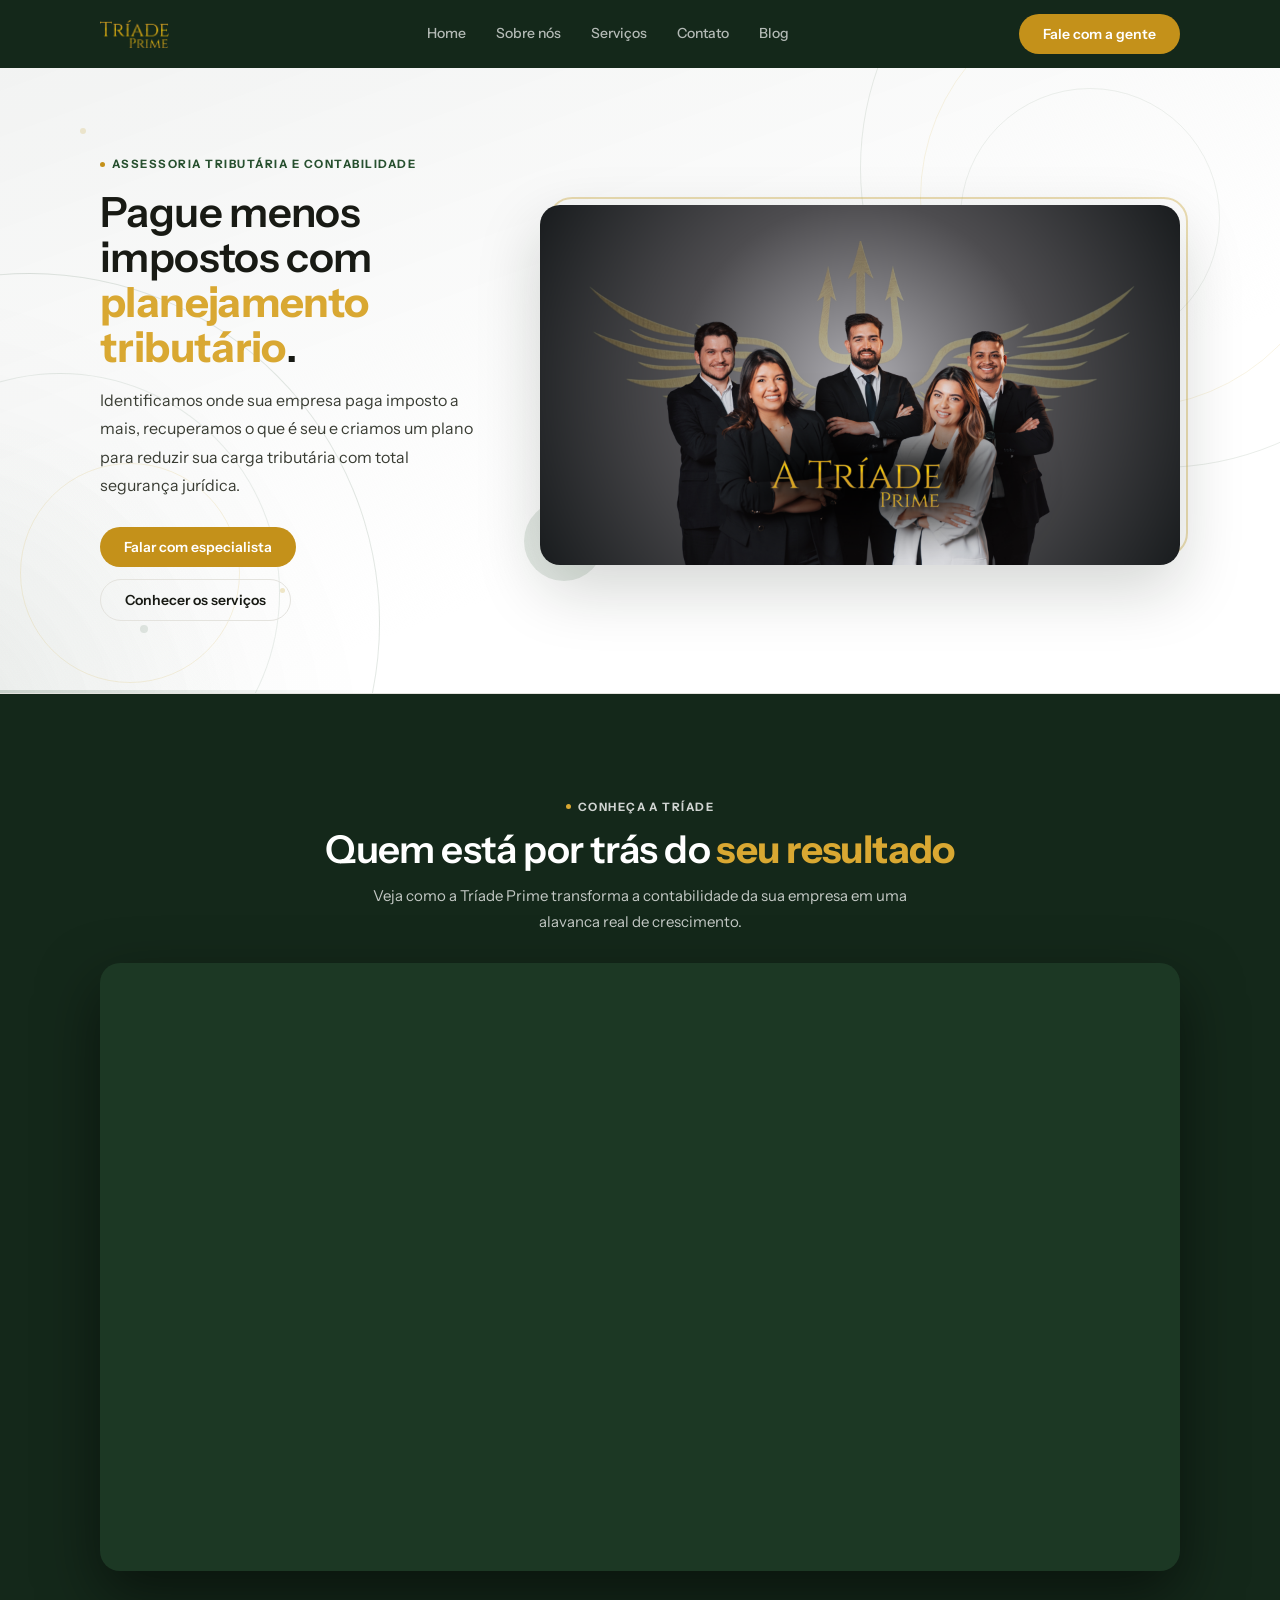
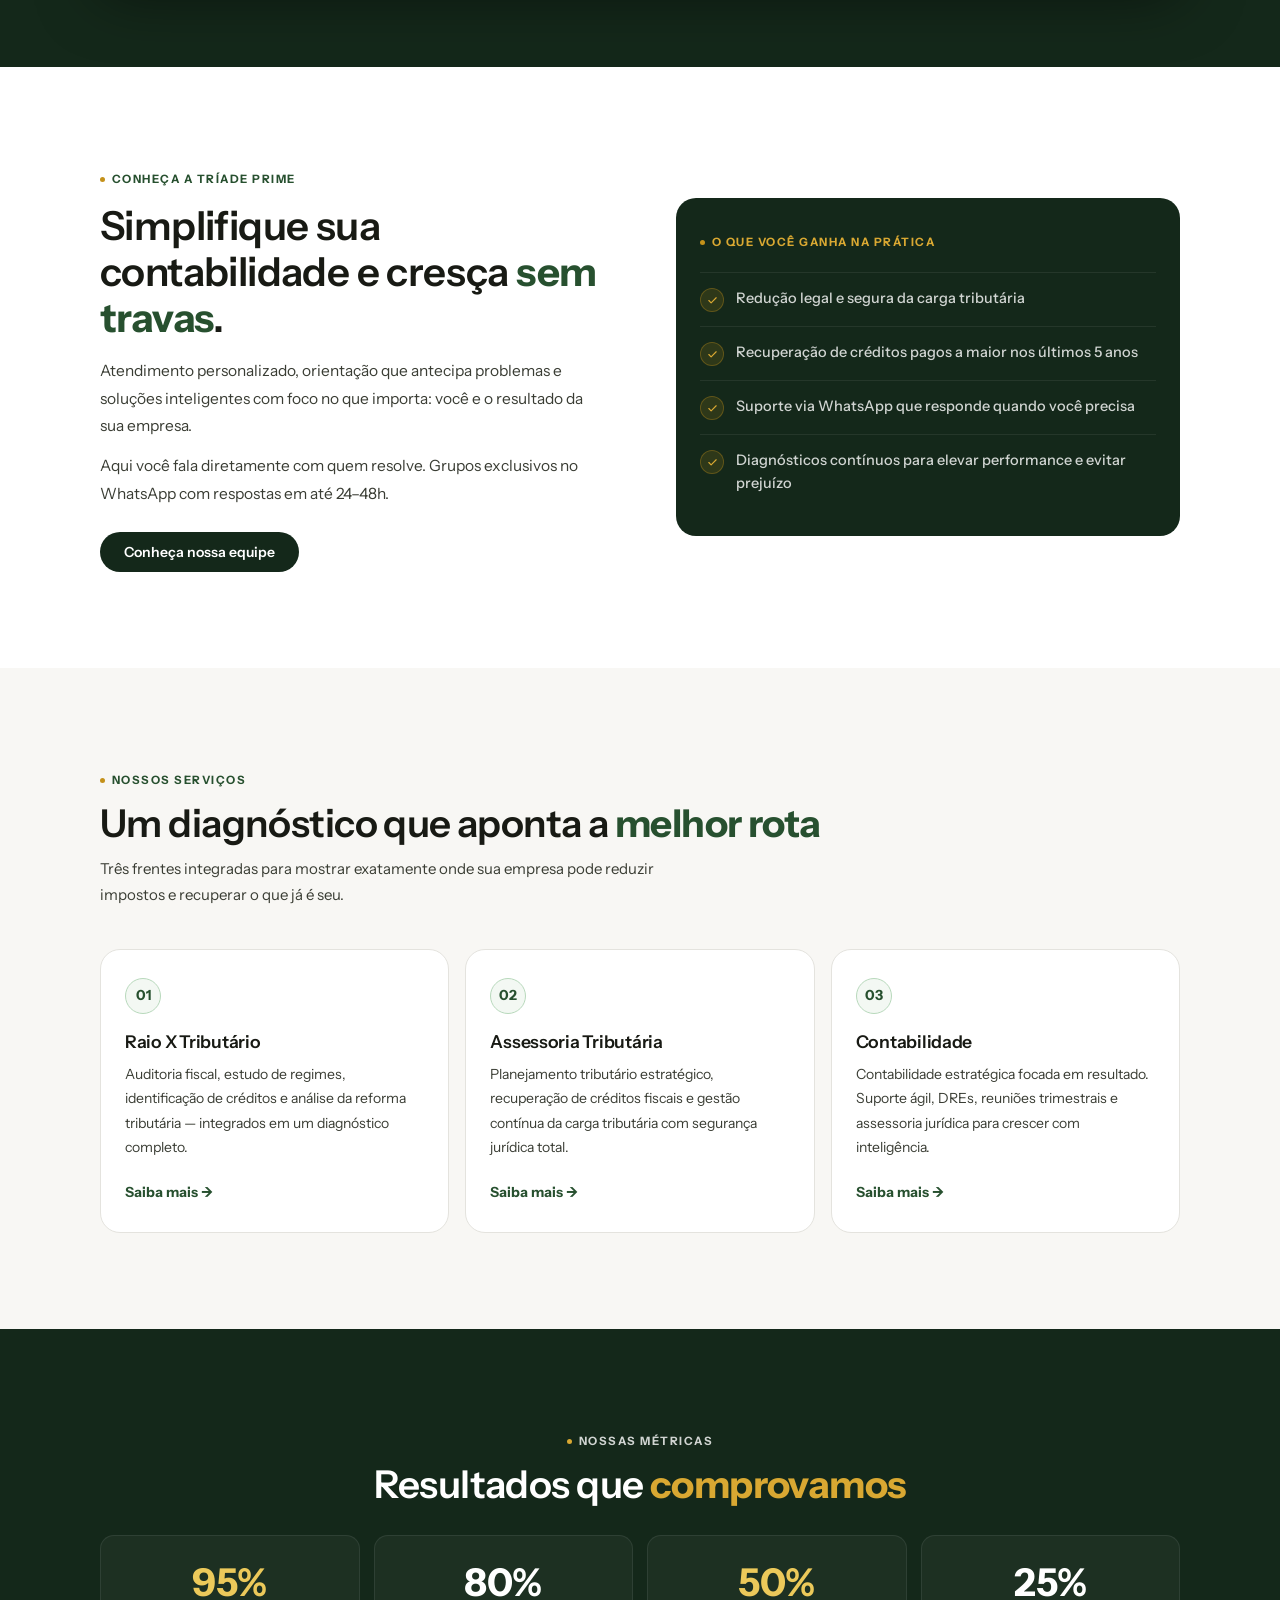
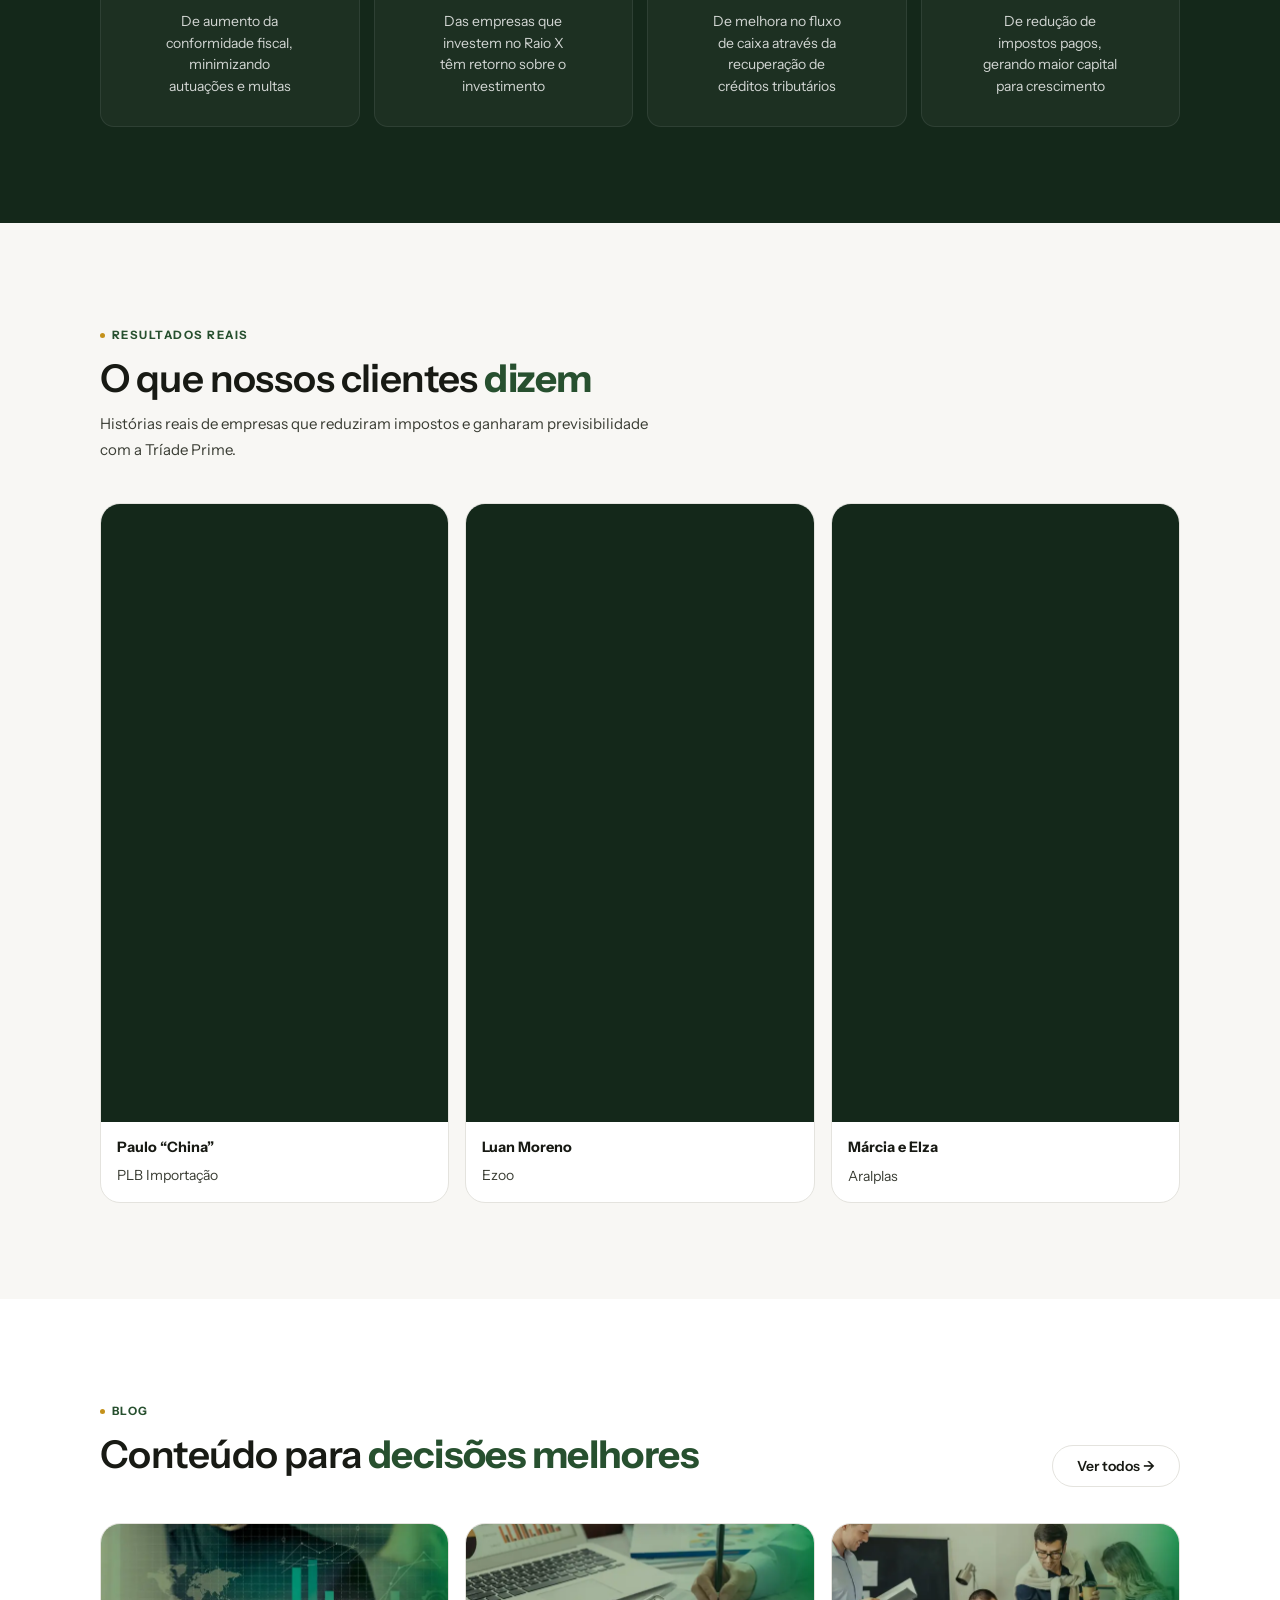
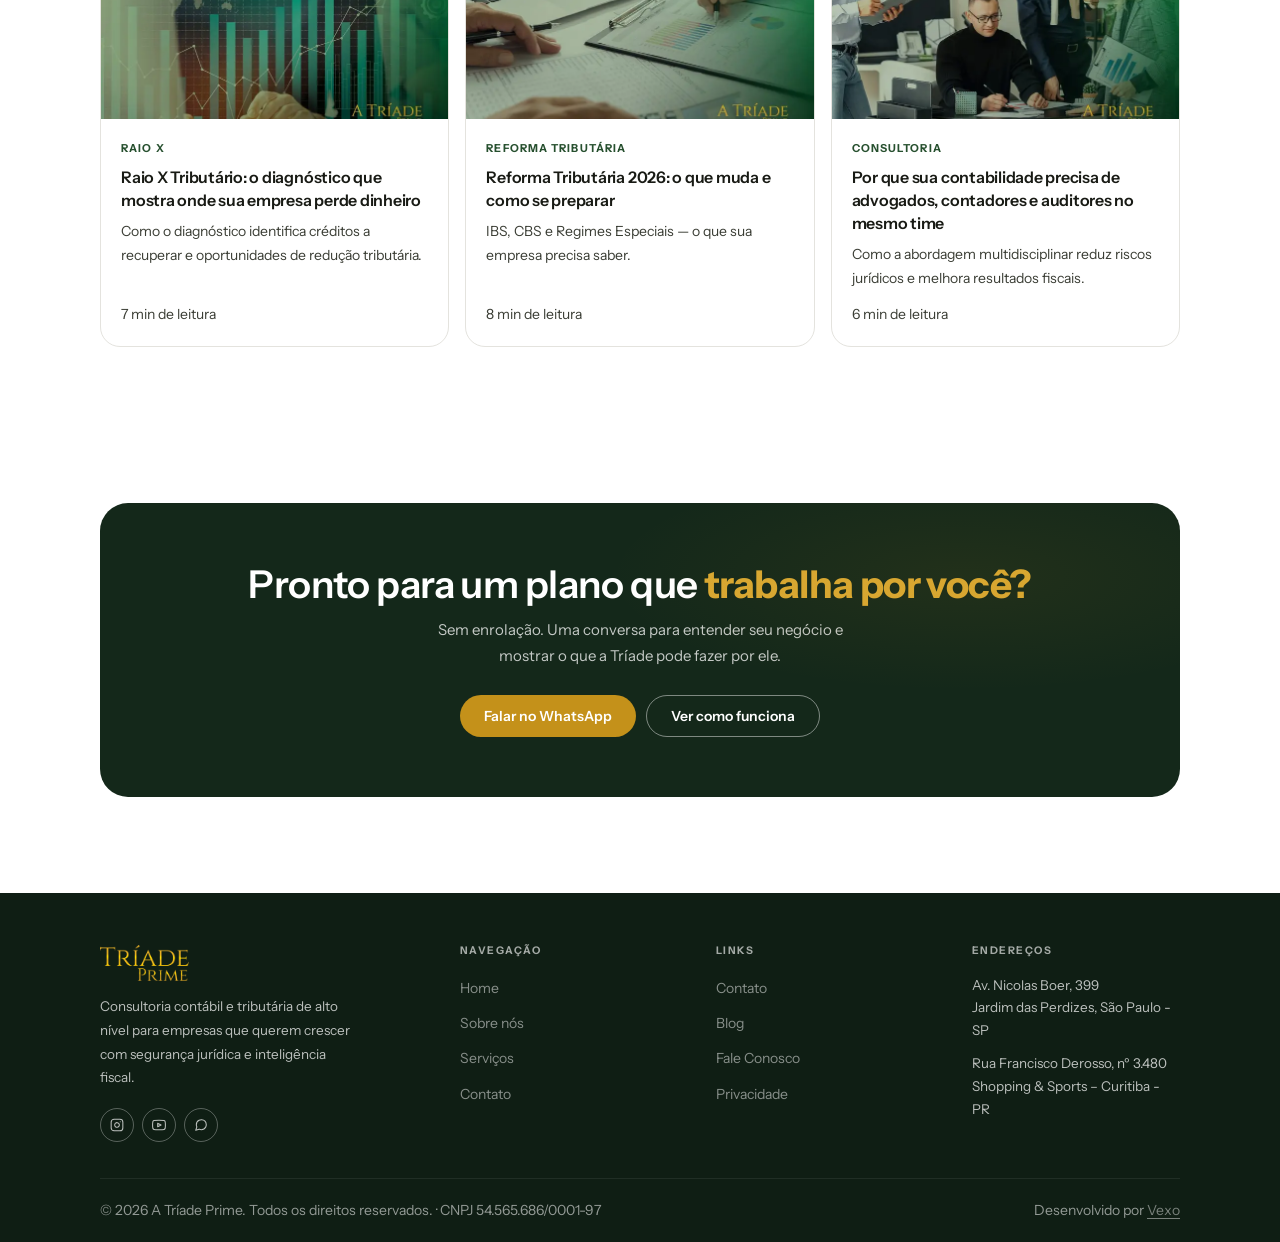
<file: index.html>
﻿<!DOCTYPE html>
<html lang="pt-BR" hreflang="pt-BR">
<head>
<meta charset="UTF-8"/>
<meta name="robots" content="index, follow"/>
<meta name="viewport" content="width=device-width,initial-scale=1.0"/>
<meta name="theme-color" content="#14281a"/>
<title>Tríade Prime | Planejamento Tributário e Contabilidade</title>
<meta name="description" content="Reduza impostos com segurança jurídica. A Tríade Prime oferece Raio X Tributário, Assessoria e Contabilidade para empresas em São Paulo e Curitiba."/>
<meta name="keywords" content="planejamento tributário, assessoria tributária, contabilidade empresarial, redução de impostos, raio x tributário, são paulo, curitiba"/>
<link rel="canonical" href="https://www.triadeprime.com.br/"/>
<meta property="og:type" content="website"/>
<meta property="og:locale" content="pt_BR"/>
<meta property="og:title" content="A Tríade Prime | Planejamento Tributário e Contabilidade Estratégica"/>
<meta property="og:description" content="Reduza a carga tributária da sua empresa com segurança jurídica. Raio X Tributário, recuperação de créditos e contabilidade que pensa o seu negócio junto com você."/>
<meta property="og:image" content="https://www.triadeprime.com.br/og-home.jpg"/>
<meta name="twitter:card" content="summary_large_image"/>
<meta name="twitter:title" content="Tríade Prime | Planejamento Tributário e Contabilidade"/>
<meta name="twitter:description" content="Reduza impostos com segurança jurídica. A Tríade Prime oferece Raio X Tributário, Assessoria e Contabilidade para empresas em São Paulo e Curitiba."/>
<meta name="twitter:image" content="https://www.triadeprime.com.br/og-home.jpg"/>
<meta property="og:url" content="https://www.triadeprime.com.br/"/>
<meta property="og:type" content="website"/>

<link rel="preconnect" href="https://fonts.googleapis.com"/>
<link rel="preconnect" href="https://fonts.gstatic.com" crossorigin/>
<link href="https://fonts.googleapis.com/css2?family=Instrument+Sans:ital,wght@0,400;0,500;0,600;0,700;1,400;1,600&display=swap" rel="stylesheet"/>
<style>
/* TOKENS */
:root{
  --g9:#0f1e14; --g8:#14281a; --g7:#1c3824; --g6:#27502f; --g5:#376640;
  --g2:#b8d9bc; --g1:#e4f0e5; --g0:#f3f8f3;
  --au:#c4911a; --au2:#d9a832; --au3:#ecc95a;
  --ink:#181a14; --mid:#3a3d34; --faint:#9aa094;
  --rule:#e4e3de; --paper:#f8f7f4; --white:#ffffff;
  --f:'Instrument Sans',system-ui,sans-serif;
  --r8:8px; --r14:14px; --r20:20px; --r28:28px; --rp:9999px;
  --ease:cubic-bezier(.4,0,.2,1);
}
*{box-sizing:border-box;margin:0;padding:0;}
html{-webkit-font-smoothing:antialiased;scroll-behavior:smooth;}
body{font-family:var(--f);font-size:16px;line-height:1.65;color:var(--ink);background:var(--white);overflow-x:hidden;}
img{display:block;max-width:100%;height:auto;}
a{color:inherit;text-decoration:none;}

/* LAYOUT */
.w{max-width:1160px;margin:0 auto;padding:0 20px;}
@media(min-width:600px){.w{padding:0 32px;}}
@media(min-width:1000px){.w{padding:0 40px;}}

/* TYPE — base */
h1,h2,h3,h4{font-family:var(--f);font-weight:600;color:var(--ink);letter-spacing:-.015em;line-height:1.15;}
p{line-height:1.7;}

/* KEY RULE: dark sections force all text white */
.dark-sec{background:var(--g8);}
.dark-sec,
.dark-sec h1,.dark-sec h2,.dark-sec h3,.dark-sec h4,.dark-sec p,
.dark-sec span,.dark-sec li,.dark-sec label{color:var(--white);}
.dark-sec em{color:var(--au2) !important;}
.dark-sec .sub{color:rgba(255,255,255,.75) !important;}
.dark-sec .faint-txt{color:rgba(255,255,255,.65) !important;}

/* Eyebrow */
.eyebrow{
  display:inline-flex;align-items:center;gap:7px;
  font-size:11.5px;font-weight:700;letter-spacing:.13em;text-transform:uppercase;color:var(--g6);
}
.eyebrow::before{content:'';width:5px;height:5px;border-radius:50%;background:var(--au);}
.dark-sec .eyebrow{color:rgba(255,255,255,.8);}
.dark-sec .eyebrow::before{background:var(--au2);}
em{font-style:normal;font-weight:700;color:var(--g6);}

/* BUTTONS */
.btn{
  display:inline-flex;align-items:center;gap:8px;
  font-family:var(--f);font-size:14px;font-weight:600;line-height:1;
  padding:13px 24px;border-radius:var(--rp);border:none;cursor:pointer;
  transition:transform .22s var(--ease),box-shadow .22s,background .22s,border-color .22s;
  white-space:nowrap;
}
.btn:active{transform:scale(.97);}
.btn-dk{background:var(--g8);color:var(--white);}
.btn-dk:hover{background:var(--g7);box-shadow:0 5px 18px rgba(14,24,18,.28);}
.btn-au{background:var(--au);color:var(--white);}
.btn-au:hover{background:var(--au2);box-shadow:0 5px 18px rgba(196,145,26,.32);}
.btn-ln{background:transparent;color:var(--ink);border:1.5px solid var(--rule);}
.btn-ln:hover{border-color:var(--g6);color:var(--g6);}

.btn-ln-w{color:var(--white);border-color:rgba(255,255,255,.45);}
.btn-ln-w:hover{border-color:rgba(255,255,255,.65);}

/* REVEAL */
.rv{opacity:1;transform:none;transition:opacity .55s var(--ease),transform .55s var(--ease);}
.js-on .rv{opacity:0;transform:translateY(16px);}
.rv.in{opacity:1 !important;transform:none !important;}
.rv.d1{transition-delay:.1s;}.rv.d2{transition-delay:.2s;}.rv.d3{transition-delay:.3s;}

/* HEADER */
.hdr{position:sticky;top:0;z-index:900;background:var(--g8);}
.hdr-in{max-width:1160px;margin:0 auto;padding:0 20px;height:68px;display:flex;align-items:center;}
@media(min-width:600px){.hdr-in{padding:0 32px;}}
@media(min-width:1000px){.hdr-in{padding:0 40px;}}
.hdr-logo img{height:28px;width:auto;}
.hdr-nav{display:none;gap:2px;}
.hdr-nav a{font-size:14px;font-weight:500;color:rgba(255,255,255,.68);padding:8px 14px;border-radius:var(--rp);transition:.2s;}
.hdr-nav a:hover{color:var(--white);background:rgba(255,255,255,.07);}
.hdr-cta{display:none;}
.hdr-tog{margin-left:auto;background:none;border:none;cursor:pointer;display:flex;flex-direction:column;gap:5px;padding:6px;}
.hdr-tog span{display:block;width:22px;height:2px;background:var(--white);border-radius:2px;transition:.25s;}
.mob-nav{display:none;position:fixed;top:68px;inset:68px 0 0;background:var(--g8);z-index:899;padding:24px 20px;flex-direction:column;}
.mob-nav.open{display:flex;}
.mob-nav a{font-size:19px;font-weight:600;color:rgba(255,255,255,.8);padding:16px 6px;border-bottom:1px solid rgba(255,255,255,.07);transition:color .2s;}
.mob-nav a:hover{color:var(--au3);}
.mob-nav .btn{margin-top:24px;align-self:flex-start;}
@media(min-width:860px){
  .hdr-nav{display:flex;flex:1;justify-content:center;} .hdr-cta{display:inline-flex;} .hdr-tog{display:none;}
}

/* PAGE HERO */
.pg-hero{
  background:var(--g8);padding:44px 0 48px;
  position:relative;overflow:hidden;
}
@media(min-width:860px){.pg-hero{padding:80px 0 72px;}}
.pg-hero .w{position:relative;z-index:1;}
.pg-hero h1{color:var(--white);font-size:clamp(1.9rem,6vw,3rem);max-width:720px;margin-bottom:14px;}
.pg-hero em{color:var(--au2) !important;}
.pg-hero p{color:rgba(255,255,255,.78);font-size:16px;max-width:560px;line-height:1.78;}
.pg-hero .eyebrow{color:rgba(255,255,255,.8);margin-bottom:16px;}
.pg-hero .eyebrow::before{background:var(--au2);}
.trident-bg{
  position:absolute;
  right:-60px;top:50%;transform:translateY(-50%);
  width:min(460px,52vw);opacity:.2;
  pointer-events:none;
  filter:drop-shadow(0 0 30px rgba(201,162,39,.1));
}
@media(max-width:600px){
  .trident-bg{right:-80px;top:10%;transform:none;width:260px;opacity:.14;}
}

/* SECTIONS */
.sec{padding:60px 0;}
@media(min-width:860px){.sec{padding:96px 0;}}
.sec-lt{background:var(--white);}
.sec-pa{background:var(--paper);}
.sec-dk{background:var(--g8);}
.sec-dk .eyebrow{color:rgba(255,255,255,.8);}
.sec-dk .eyebrow::before{background:var(--au2);}
.sec-dk .sh p{color:rgba(255,255,255,.75);}
.sec-dk h2,.sec-dk h3,.sec-dk h4{color:var(--white);}
.sec-dk p{color:rgba(255,255,255,.8);}
.sec-dk em{color:var(--au2) !important;}

/* Section header */
.sh{margin-bottom:40px;}
.sh .eyebrow{margin-bottom:12px;}
.sh h2{font-size:clamp(1.6rem,4.5vw,2.4rem);margin-bottom:10px;}
.sh p{color:var(--mid);font-size:15px;line-height:1.75;max-width:580px;}
.sh.center{text-align:center;}
.sh.center p{margin:0 auto;}
.sec-dk .sh h2{color:var(--white);}
.sec-dk .sh p{color:rgba(255,255,255,.75);}

/* 2-col grid */
.grid2{display:grid;gap:36px;}
@media(min-width:760px){.grid2{grid-template-columns:1fr 1fr;gap:52px;align-items:center;}}
.grid3{display:grid;gap:16px;}
@media(min-width:640px){.grid3{grid-template-columns:repeat(2,1fr);}}
@media(min-width:900px){.grid3{grid-template-columns:repeat(3,1fr);}}

/* Card base */
.card{background:var(--white);border:1px solid var(--rule);border-radius:var(--r20);padding:28px 24px;transition:.28s var(--ease);}
.card:hover{transform:translateY(-3px);box-shadow:0 12px 36px rgba(14,24,18,.09);}
.card-dk{background:rgba(255,255,255,.04);border:1px solid rgba(255,255,255,.08);border-radius:var(--r20);padding:24px 20px;}
.card-dk h3,.card-dk h4{color:var(--white);}
.card-dk p{color:rgba(255,255,255,.8);}

/* Image blocks */
.img-block{border-radius:var(--r20);overflow:hidden;background:var(--g1);}
.img-block img{width:100%;height:100%;object-fit:cover;display:block;}
.img-block.ratio-4-3{aspect-ratio:4/3;}
.img-block.ratio-16-9{aspect-ratio:16/9;}
.img-block.ratio-3-4{aspect-ratio:3/4;}

/* Checklist */
.checks{list-style:none;display:flex;flex-direction:column;gap:10px;}
.checks li{display:flex;align-items:flex-start;gap:12px;font-size:14.5px;color:var(--mid);}
.ck{
  width:20px;height:20px;border-radius:50%;flex-shrink:0;margin-top:2px;
  background:var(--g0);border:1px solid var(--g2);
  background-image:url("data:image/svg+xml,%3Csvg xmlns='http://www.w3.org/2000/svg' viewBox='0 0 24 24' fill='none' stroke='%23376640' stroke-width='2.5' stroke-linecap='round' stroke-linejoin='round'%3E%3Cpath d='M20 6L9 17l-5-5'/%3E%3C/svg%3E");
  background-size:11px;background-position:center;background-repeat:no-repeat;
}
.ck-au{
  background:rgba(196,145,26,.12);border:1px solid rgba(196,145,26,.3);
  background-image:url("data:image/svg+xml,%3Csvg xmlns='http://www.w3.org/2000/svg' viewBox='0 0 24 24' fill='none' stroke='%23d9a832' stroke-width='2.5' stroke-linecap='round' stroke-linejoin='round'%3E%3Cpath d='M20 6L9 17l-5-5'/%3E%3C/svg%3E");
  background-size:11px;background-position:center;background-repeat:no-repeat;
}

/* Icon circle */
.ico{width:44px;height:44px;border-radius:50%;flex-shrink:0;display:flex;align-items:center;justify-content:center;}
.ico-g{background:var(--g0);border:1px solid var(--g2);}
.ico-au{background:rgba(196,145,26,.12);border:1px solid rgba(196,145,26,.25);}

/* CTA strip */
.cta-strip{
  background:var(--g8);border-radius:var(--r28);
  padding:44px 24px;text-align:center;position:relative;overflow:hidden;
}
@media(min-width:600px){.cta-strip{padding:60px 48px;}}
.cta-strip::after{content:'';position:absolute;inset:0;background:radial-gradient(ellipse 55% 65% at 80% 25%,rgba(196,145,26,.08) 0%,transparent 60%);pointer-events:none;}
.cta-strip h2{color:var(--white) !important;font-size:clamp(1.5rem,5vw,2.4rem);margin-bottom:10px;position:relative;}
.cta-strip h2 em{color:var(--au2) !important;}
.cta-strip p{color:rgba(255,255,255,.75) !important;max-width:420px;margin:0 auto 26px;font-size:15px;line-height:1.75;position:relative;}
.cta-btns{display:flex;justify-content:center;gap:10px;flex-wrap:wrap;position:relative;}
.sec-cta{padding:40px 0 64px;}
@media(min-width:860px){.sec-cta{padding:60px 0 96px;}}

/* Number stat */
.stat-num{font-size:2.2rem;font-weight:700;line-height:1;margin-bottom:6px;}
.stat-lbl{font-size:14px;line-height:1.5;}

/* FOOTER */
.ftr{background:var(--g9);padding:52px 0 0;}
.ftr-grid{display:grid;gap:36px;padding-bottom:36px;border-bottom:1px solid rgba(255,255,255,.07);}
@media(min-width:700px){.ftr-grid{grid-template-columns:1.5fr 1fr 1fr 1fr;gap:48px;}}
.ftr-logo img{height:36px;width:auto;margin-bottom:14px;filter:brightness(1.1);}
.ftr-desc{font-size:14px;color:rgba(255,255,255,.72);line-height:1.75;max-width:260px;margin-bottom:18px;}
.ftr-social{display:flex;gap:8px;}
.ftr-sl{width:34px;height:34px;border-radius:50%;border:1px solid rgba(255,255,255,.3);display:flex;align-items:center;justify-content:center;color:rgba(255,255,255,.72);transition:.22s;}
.ftr-sl:hover{border-color:var(--au2);color:var(--au2);}
.ftr-sl svg{width:14px;height:14px;}
.ftr-col h4{font-size:10.5px;font-weight:700;letter-spacing:.14em;text-transform:uppercase;color:rgba(255,255,255,.62);margin-bottom:16px;}
.ftr-col ul{display:flex;flex-direction:column;gap:9px;list-style:none;padding:0;}
.ftr-col a{font-size:14px;color:rgba(255,255,255,.5);transition:color .2s;}
.ftr-col a:hover{color:var(--white);}
.ftr-addr{font-size:14px;color:rgba(255,255,255,.72);line-height:1.7;}
.ftr-addr+.ftr-addr{margin-top:10px;}
.ftr-bot{padding:20px 0;display:flex;flex-direction:column;align-items:center;gap:8px;text-align:center;font-size:14px;color:rgba(255,255,255,.55);}
@media(min-width:700px){.ftr-bot{flex-direction:row;justify-content:space-between;text-align:left;}}
</style>
<style>
.hero{background:linear-gradient(160deg,rgba(20,40,26,0.055) 0%,rgba(20,40,26,0.02) 38%,var(--white) 65%),var(--white);position:relative;overflow:hidden;border-bottom:1px solid var(--rule);}
.hero-bg{position:absolute;inset:0;pointer-events:none;}

/* Trident — prominent, right side */
/* Deco circles injected */
.hero-deco{position:absolute;inset:0;pointer-events:none;overflow:hidden;}
.hero-deco-c1,.hero-deco-c2,.hero-deco-c3,.hero-deco-l1,.hero-deco-l2,.hero-deco-l3{position:absolute;border-radius:50%;border:1px solid rgba(39,80,47,.1);}
.hero-deco-c1{width:600px;height:600px;right:-180px;top:-200px;}
.hero-deco-c2{width:420px;height:420px;right:-60px;top:-80px;border-color:rgba(201,162,39,.12);}
.hero-deco-c3{width:260px;height:260px;right:60px;top:20px;border-color:rgba(39,80,47,.08);}
.hero-deco-l1{width:700px;height:700px;left:-320px;bottom:-280px;border-color:rgba(39,80,47,.13);background:radial-gradient(ellipse at 30% 70%,rgba(20,40,26,0.06) 0%,transparent 70%);}
.hero-deco-l2{width:440px;height:440px;left:-160px;bottom:-120px;border-color:rgba(39,80,47,.09);background:radial-gradient(ellipse at 20% 80%,rgba(39,80,47,0.05) 0%,transparent 65%);}
.hero-deco-l3{width:220px;height:220px;left:20px;bottom:10px;border-color:rgba(201,162,39,.14);}
.hero-deco-dot{position:absolute;border-radius:50%;background:rgba(39,80,47,0.12);}
.hero-deco-dot1{width:8px;height:8px;left:140px;bottom:60px;}
.hero-deco-dot2{width:5px;height:5px;left:280px;bottom:100px;background:rgba(201,162,39,0.25);}
.hero-deco-dot3{width:6px;height:6px;left:80px;top:60px;background:rgba(201,162,39,0.2);}
.hero-deco-line{position:absolute;left:0;bottom:0;width:min(380px,40vw);height:3px;background:linear-gradient(90deg,rgba(39,80,47,0.18) 0%,transparent 100%);}
@media(max-width:860px){.hero-deco-c1{width:380px;height:380px;right:-120px;top:-120px;}.hero-deco-c2{width:260px;height:260px;right:-40px;top:-40px;}.hero-deco-c3{display:none;}.hero-deco-l1{width:420px;height:420px;left:-180px;}.hero-deco-l2,.hero-deco-l3{display:none;}}
.hero-bg-trident{
  position:absolute;
  right:-20px;top:50%;transform:translateY(-50%);
  width:min(420px,44vw);
  opacity:.18;
  pointer-events:none;
  filter:drop-shadow(0 0 20px rgba(39,80,47,.15));
}
@media(max-width:860px){.hero-bg-trident{right:-40px;width:260px;opacity:.12;top:20%;transform:none;}}
@media(max-width:480px){.hero-bg-trident{right:-60px;width:200px;opacity:.08;}}

/* Decorative circles */

.hero-inner{position:relative;z-index:1;max-width:1160px;margin:0 auto;padding:60px 20px 48px;width:100%;display:flex;align-items:center;gap:48px;}
@media(min-width:600px){.hero-inner{padding:68px 32px 52px;}}
@media(min-width:860px){.hero-inner{padding:80px 40px 72px;gap:64px;}}
.hero-text{max-width:560px;flex:1;min-width:0;}
.hero-img-col{flex:0 0 auto;width:min(640px,52vw);position:relative;}
.hero-img-col img{width:100%;height:auto;border-radius:20px;display:block;box-shadow:0 24px 64px rgba(14,28,18,.18);}
.hero-img-col::before{content:"";position:absolute;inset:-8px -8px 8px 8px;border:2px solid rgba(201,162,39,.35);border-radius:24px;z-index:-1;}
.hero-img-col::after{content:"";position:absolute;bottom:-16px;left:-16px;width:80px;height:80px;border-radius:50%;background:rgba(39,80,47,.12);z-index:-1;}
@media(max-width:860px){.hero-inner{flex-direction:column;gap:32px;} .hero-img-col{width:min(360px,90vw);order:-1;}}
.hero h1{font-size:clamp(1.8rem,4vw,2.6rem);color:var(--ink);margin-bottom:16px;line-height:1.08;}
.hero h1 em{color:var(--g6) !important;font-style:normal;}
.hero-lead{font-size:16px;color:var(--mid);max-width:500px;line-height:1.78;margin-bottom:28px;}
.hero-btns{display:flex!important;flex-direction:row!important;flex-wrap:wrap;gap:12px;align-items:center;}

.hero .eyebrow{color:var(--g6);margin-bottom:16px;}
.hero .eyebrow::before{background:var(--au);}
.yt-wrap{position:relative;border-radius:var(--r20);overflow:hidden;aspect-ratio:16/9;background:var(--g7);box-shadow:0 24px 60px rgba(0,0,0,.5);}
.yt-wrap iframe{position:absolute;inset:0;width:100%;height:100%;border:none;}
.sec-dk .sh{margin-bottom:28px;}
.testi-grid{display:grid;gap:16px;margin-top:36px;}
@media(min-width:640px){.testi-grid{grid-template-columns:repeat(3,1fr);}}
.tc{border:1px solid var(--rule);border-radius:var(--r20);overflow:hidden;background:var(--white);transition:.28s var(--ease);}
.tc:hover{transform:translateY(-3px);box-shadow:0 12px 36px rgba(14,24,18,.1);}
.tc-vid{position:relative;aspect-ratio:9/16;background:var(--g8);}
.tc-vid iframe{position:absolute;inset:0;width:100%;height:100%;border:none;}
.tc-info{padding:14px 16px;}
.tc-info b{font-size:.9rem;font-weight:700;display:block;margin-bottom:2px;color:var(--ink);}
.tc-info span{font-size:14px;color:var(--mid);}
.metrics-grid{display:grid;grid-template-columns:1fr 1fr;gap:14px;}
@media(min-width:640px){.metrics-grid{grid-template-columns:repeat(4,1fr);}}
.metric-card{background:rgba(255,255,255,.04);border:1px solid rgba(255,255,255,.08);border-radius:var(--r14);padding:28px 20px;text-align:center;}
.metric-val{font-size:2.4rem;font-weight:700;color:var(--white);line-height:1;margin-bottom:8px;}
.metric-val.gold{color:var(--au3);}
.metric-lbl{font-size:14px;color:rgba(255,255,255,.7);line-height:1.55;max-width:140px;margin:0 auto;}
.simplify-g{display:grid;gap:48px;align-items:center;}
@media(min-width:860px){.simplify-g{grid-template-columns:1fr 1fr;gap:72px;}}
.checks-box{background:var(--g8);border-radius:var(--r20);padding:28px 24px;}
.ci{display:flex;align-items:flex-start;gap:12px;padding:14px 0;border-top:1px solid rgba(255,255,255,.07);}
.ci:first-of-type{border-top:none;}
.ci-ico{width:24px;height:24px;border-radius:50%;flex-shrink:0;margin-top:1px;background:rgba(196,145,26,.15);border:1px solid rgba(196,145,26,.35);display:flex;align-items:center;justify-content:center;}
.ci-ico svg{width:11px;height:11px;color:var(--au2);}
.ci p{color:rgba(255,255,255,.8);font-size:14.5px;font-weight:500;line-height:1.55;}
.srv-grid{display:grid;gap:16px;}
@media(min-width:700px){.srv-grid{grid-template-columns:repeat(3,1fr);}}
.srv-card{background:var(--white);border:1px solid var(--rule);border-radius:var(--r20);padding:28px 24px;transition:.28s var(--ease);}
.srv-card:hover{transform:translateY(-4px);border-color:var(--au3);box-shadow:0 12px 36px rgba(14,24,18,.09);}
.srv-n{display:inline-flex;align-items:center;justify-content:center;width:36px;height:36px;border-radius:50%;background:var(--g0);border:1px solid var(--g2);font-size:14px;font-weight:700;color:var(--g6);margin-bottom:18px;}
.srv-card h3{font-size:1.1rem;margin-bottom:10px;color:var(--ink);}
.srv-card p{color:var(--mid);font-size:14px;line-height:1.75;margin-bottom:18px;}
.srv-link{display:inline-flex;align-items:center;gap:5px;font-size:14px;font-weight:700;color:var(--g6);transition:gap .22s;}
.srv-link:hover{gap:9px;}
.tl{display:flex;flex-direction:column;gap:0;}
.tl-item{display:flex;gap:18px;padding:24px 0;border-top:1px solid var(--rule);}
.tl-item:first-child{border-top:none;padding-top:0;}
.tl-n{flex-shrink:0;width:38px;height:38px;border-radius:50%;border:2px solid var(--au);display:flex;align-items:center;justify-content:center;font-size:14px;font-weight:700;color:var(--au);margin-top:1px;}
.tl-body h3{font-size:1.05rem;margin-bottom:6px;color:var(--ink);}
.tl-body p{font-size:14.5px;color:var(--mid);line-height:1.7;}
@media(min-width:860px){
  .tl{flex-direction:row;position:relative;}
  .tl::before{content:'';position:absolute;top:19px;left:19px;right:19px;height:2px;background:var(--rule);}
  .tl-item{flex-direction:column;border-top:none;padding:0 32px 0 0;flex:1;}
  .tl-item:last-child{padding-right:0;}
  .tl-n{position:relative;z-index:1;background:var(--white);}
  .tl-body{padding-top:18px;}
}
.blog-top{display:flex;align-items:flex-end;justify-content:space-between;gap:16px;flex-wrap:wrap;}
.blog-g{display:grid;gap:16px;}
@media(min-width:640px){.blog-g{grid-template-columns:repeat(3,1fr);}}
.bc-card{border:1px solid var(--rule);border-radius:var(--r20);overflow:hidden;background:var(--white);display:flex;flex-direction:column;transition:.28s var(--ease);text-decoration:none;color:inherit;}
.bc-card:hover{transform:translateY(-4px);box-shadow:0 14px 40px rgba(14,24,18,.1);border-color:var(--g2);}
.bc-card:hover img{transform:scale(1.05);}
</style>
<link rel="stylesheet" href="style.css">
<link rel="manifest" href="manifest.json">
<link rel="icon" type="image/png" sizes="16x16" href="favicon-16x16.png">
<link rel="icon" type="image/png" sizes="32x32" href="favicon-32x32.png">
<link rel="icon" type="image/png" sizes="48x48" href="favicon-48x48.png">
<link rel="apple-touch-icon" sizes="180x180" href="apple-touch-icon.png">
<link rel="icon" type="image/svg+xml" href="favicon.svg"><script type="application/ld+json">
{
  "@context": "https://schema.org",
  "@graph": [
    {
      "@type": "Organization",
      "@id": "https://www.triadeprime.com.br/#organization",
      "name": "A Tríade Prime",
      "legalName": "Tríade Prime Assessoria Tributária Ltda.",
      "url": "https://www.triadeprime.com.br/",
      "logo": {
        "@type": "ImageObject",
        "url": "https://www.triadeprime.com.br/favicon-512x512.png",
        "width": 512,
        "height": 512
      },
      "foundingDate": "2022",
      "taxID": "54.565.686/0001-97",
      "email": "contato@triadeprime.com.br",
      "telephone": "+55-11-97443-2211",
      "description": "Assessoria tributária e contabilidade estratégica para empresas que querem reduzir impostos com segurança jurídica.",
      "address": [
        {
          "@type": "PostalAddress",
          "streetAddress": "Av. Nicolas Boer, 399",
          "addressLocality": "São Paulo",
          "addressRegion": "SP",
          "postalCode": "01140-060",
          "addressCountry": "BR"
        },
        {
          "@type": "PostalAddress",
          "streetAddress": "Rua Francisco Derosso, 3480",
          "addressLocality": "Curitiba",
          "addressRegion": "PR",
          "postalCode": "81830-285",
          "addressCountry": "BR"
        }
      ],
      "sameAs": [
        "https://www.instagram.com/atriadeprime/",
        "https://www.youtube.com/@drMurylo"
      ],
      "knowsAbout": [
        "Planejamento Tributário",
        "Recuperação de Créditos Fiscais",
        "Assessoria Tributária",
        "Contabilidade Empresarial",
        "Reforma Tributária",
        "Lucro Real",
        "Lucro Presumido",
        "Simples Nacional"
      ]
    },
    {
      "@type": "WebSite",
      "@id": "https://www.triadeprime.com.br/#website",
      "url": "https://www.triadeprime.com.br/",
      "name": "Tríade Prime",
      "description": "Assessoria tributária e contabilidade estratégica",
      "publisher": { "@id": "https://www.triadeprime.com.br/#organization" },
      "potentialAction": {
        "@type": "SearchAction",
        "target": "https://www.triadeprime.com.br/blog?q={search_term_string}",
        "query-input": "required name=search_term_string"
      }
    },
    {
      "@type": "LocalBusiness",
      "@id": "https://www.triadeprime.com.br/#localbusiness-sp",
      "name": "Tríade Prime — São Paulo",
      "parentOrganization": { "@id": "https://www.triadeprime.com.br/#organization" },
      "url": "https://www.triadeprime.com.br/contato",
      "telephone": "+55-11-97443-2211",
      "email": "contato@triadeprime.com.br",
      "image": "https://www.triadeprime.com.br/favicon-512x512.png",
      "address": {
        "@type": "PostalAddress",
        "streetAddress": "Av. Nicolas Boer, 399",
        "addressLocality": "São Paulo",
        "addressRegion": "SP",
        "postalCode": "01140-060",
        "addressCountry": "BR"
      },
      "geo": {
        "@type": "GeoCoordinates",
        "latitude": -23.5258,
        "longitude": -46.6678
      },
      "openingHoursSpecification": [
        {
          "@type": "OpeningHoursSpecification",
          "dayOfWeek": ["Monday","Tuesday","Wednesday","Thursday","Friday"],
          "opens": "10:00",
          "closes": "19:00"
        }
      ],
      "servedCuisine": null,
      "priceRange": null
    },
    {
      "@type": "LocalBusiness",
      "@id": "https://www.triadeprime.com.br/#localbusiness-cwb",
      "name": "Tríade Prime — Curitiba",
      "parentOrganization": { "@id": "https://www.triadeprime.com.br/#organization" },
      "url": "https://www.triadeprime.com.br/contato",
      "telephone": "+55-11-97443-2211",
      "email": "contato@triadeprime.com.br",
      "image": "https://www.triadeprime.com.br/favicon-512x512.png",
      "address": {
        "@type": "PostalAddress",
        "streetAddress": "Rua Francisco Derosso, 3480",
        "addressLocality": "Curitiba",
        "addressRegion": "PR",
        "postalCode": "81830-285",
        "addressCountry": "BR"
      },
      "geo": {
        "@type": "GeoCoordinates",
        "latitude": -25.5134,
        "longitude": -49.2327
      },
      "openingHoursSpecification": [
        {
          "@type": "OpeningHoursSpecification",
          "dayOfWeek": ["Monday","Tuesday","Wednesday","Thursday","Friday"],
          "opens": "10:00",
          "closes": "19:00"
        }
      ]
    }
  ]
}
</script></head>
<body>
<header class="hdr">
  <div class="hdr-in">
    <a href="/" aria-label="A Tríade Prime"><img class="hdr-logo" src="[data-uri]" alt="A Tríade Prime" width="140" height="56" style="height:28px;width:auto;"/></a>
    <nav class="hdr-nav" aria-label="Principal">
      <a href="/">Home</a><a href="/sobre-nos">Sobre nós</a><a href="/servicos">Serviços</a>
      <a href="/contato">Contato</a><a href="/blog">Blog</a>
    </nav>
    <a href="https://wa.me/5511974432211?text=Ol%C3%A1!%20Gostaria%20de%20falar%20com%20um%20especialista%20da%20Tr%C3%ADade%20Prime." target="_blank" rel="noopener" class="btn btn-au hdr-cta">Fale com a gente</a>
    <button class="hdr-tog" id="tog" aria-label="Abrir menu" aria-expanded="false">
      <span></span><span></span><span></span>
    </button>
  </div>
</header>
<nav class="mob-nav" id="mnav">
  <a href="/">Home</a><a href="/sobre-nos">Sobre nós</a><a href="/servicos">Serviços</a>
  <a href="/contato">Contato</a><a href="/blog">Blog</a>
  <a href="/contato" class="btn btn-au">Fale com a gente</a>
</nav>
<main>

<section class="hero">
  <div class="hero-bg"><div class="hero-deco"><div class="hero-deco-c1"></div><div class="hero-deco-c2"></div><div class="hero-deco-c3"></div><div class="hero-deco-l1"></div><div class="hero-deco-l2"></div><div class="hero-deco-l3"></div><div class="hero-deco-dot hero-deco-dot1"></div><div class="hero-deco-dot hero-deco-dot2"></div><div class="hero-deco-dot hero-deco-dot3"></div><div class="hero-deco-line"></div></div>
  <img class="hero-bg-trident" style="display:none;" src="[data-uri]" alt="" aria-hidden="true"/></div>
  <div class="hero-inner">
    <div class="hero-text">
      <div class="eyebrow" style="margin-bottom:16px;display:inline-flex;">Assessoria tributária e contabilidade</div>
      <h1>Pague menos impostos com <em style="color:var(--au2) !important;font-style:normal;">planejamento tributário</em>.</h1>
      <p class="hero-lead">Identificamos onde sua empresa paga imposto a mais, recuperamos o que é seu e criamos um plano para reduzir sua carga tributária com total segurança jurídica.</p>
      <div class="hero-btns">
        <a href="https://wa.me/5511974432211?text=Ol%C3%A1!%20Vim%20pela%20home%20do%20site%20da%20Tr%C3%ADade%20Prime%20e%20gostaria%20de%20saber%20mais%20sobre%20os%20servi%C3%A7os." target="_blank" rel="noopener" class="btn btn-au">Falar com especialista</a>
        <a href="/servicos" class="btn btn-ln">Conhecer os serviços</a>
      </div>
    </div>
    <div class="hero-img-col">
      <img src="equipe.jpg" alt="Equipe Tríade Prime" loading="eager">
    </div>
  </div>
</section>

<section class="sec sec-dk">
  <div class="w">
    <div class="sh center rv">
      <div class="eyebrow">Conheça a Tríade</div>
      <h2>Quem está por trás do <em>seu resultado</em></h2>
      <p>Veja como a Tríade Prime transforma a contabilidade da sua empresa em uma alavanca real de crescimento.</p>
    </div>
    <div class="yt-wrap rv d1">
      <iframe src="https://www.youtube.com/embed/yzlXgh5W3-M?rel=0&modestbranding=1" title="Conheça a Tríade Prime" allow="accelerometer; autoplay; clipboard-write; encrypted-media; gyroscope; picture-in-picture" allowfullscreen loading="lazy"></iframe>
    </div>
  </div>
</section>

<section class="sec sec-lt">
  <div class="w simplify-g">
    <div class="rv">
      <div class="eyebrow" style="margin-bottom:14px;display:inline-flex;">Conheça a Tríade Prime</div>
      <h2 style="font-size:clamp(1.7rem,4.5vw,2.5rem);margin-bottom:16px;">Simplifique sua contabilidade e cresça <em>sem travas</em>.</h2>
      <p style="color:var(--mid);font-size:15.5px;line-height:1.8;margin-bottom:12px;">Atendimento personalizado, orientação que antecipa problemas e soluções inteligentes com foco no que importa: você e o resultado da sua empresa.</p>
      <p style="color:var(--mid);font-size:15.5px;line-height:1.8;margin-bottom:24px;">Aqui você fala diretamente com quem resolve. Grupos exclusivos no WhatsApp com respostas em até 24–48h.</p>
      <a href="/sobre-nos" class="btn btn-dk">Conheça nossa equipe</a>
    </div>
    <div class="checks-box rv d1">
      <div class="eyebrow" style="color:var(--au2);margin-bottom:20px;display:inline-flex;">O que você ganha na prática</div>
      <div class="ci"><span class="ci-ico"><svg viewBox="0 0 24 24" fill="none" stroke="currentColor" stroke-width="2.5" stroke-linecap="round" stroke-linejoin="round"><path d="M20 6L9 17l-5-5"/></svg></span><p>Redução legal e segura da carga tributária</p></div>
      <div class="ci"><span class="ci-ico"><svg viewBox="0 0 24 24" fill="none" stroke="currentColor" stroke-width="2.5" stroke-linecap="round" stroke-linejoin="round"><path d="M20 6L9 17l-5-5"/></svg></span><p>Recuperação de créditos pagos a maior nos últimos 5 anos</p></div>
      <div class="ci"><span class="ci-ico"><svg viewBox="0 0 24 24" fill="none" stroke="currentColor" stroke-width="2.5" stroke-linecap="round" stroke-linejoin="round"><path d="M20 6L9 17l-5-5"/></svg></span><p>Suporte via WhatsApp que responde quando você precisa</p></div>
      <div class="ci"><span class="ci-ico"><svg viewBox="0 0 24 24" fill="none" stroke="currentColor" stroke-width="2.5" stroke-linecap="round" stroke-linejoin="round"><path d="M20 6L9 17l-5-5"/></svg></span><p>Diagnósticos contínuos para elevar performance e evitar prejuízo</p></div>
    </div>
  </div>
</section>

<section class="sec sec-pa">
  <div class="w">
    <div class="sh rv">
      <div class="eyebrow">Nossos Serviços</div>
      <h2>Um diagnóstico que aponta a <em>melhor rota</em></h2>
      <p>Três frentes integradas para mostrar exatamente onde sua empresa pode reduzir impostos e recuperar o que já é seu.</p>
    </div>
    <div class="srv-grid">
      <article class="srv-card rv"><div class="srv-n">01</div><h3>Raio X Tributário</h3><p>Auditoria fiscal, estudo de regimes, identificação de créditos e análise da reforma tributária — integrados em um diagnóstico completo.</p><a href="/servicos#raio-x" class="srv-link">Saiba mais →</a></article>
      <article class="srv-card rv d1"><div class="srv-n">02</div><h3>Assessoria Tributária</h3><p>Planejamento tributário estratégico, recuperação de créditos fiscais e gestão contínua da carga tributária com segurança jurídica total.</p><a href="/servicos#assessoria" class="srv-link">Saiba mais →</a></article>
      <article class="srv-card rv d2"><div class="srv-n">03</div><h3>Contabilidade</h3><p>Contabilidade estratégica focada em resultado. Suporte ágil, DREs, reuniões trimestrais e assessoria jurídica para crescer com inteligência.</p><a href="/servicos#contabilidade" class="srv-link">Saiba mais →</a></article>
    </div>
  </div>
</section>

<section class="sec sec-dk">
  <div class="w">
    <div class="sh center rv">
      <div class="eyebrow">Nossas Métricas</div>
      <h2>Resultados que <em>comprovamos</em></h2>
    </div>
    <div class="metrics-grid rv d1">
      <div class="metric-card"><div class="metric-val gold">95%</div><p class="metric-lbl">De aumento da conformidade fiscal, minimizando autuações e multas</p></div>
      <div class="metric-card"><div class="metric-val">80%</div><p class="metric-lbl">Das empresas que investem no Raio X têm retorno sobre o investimento</p></div>
      <div class="metric-card"><div class="metric-val gold">50%</div><p class="metric-lbl">De melhora no fluxo de caixa através da recuperação de créditos tributários</p></div>
      <div class="metric-card"><div class="metric-val">25%</div><p class="metric-lbl">De redução de impostos pagos, gerando maior capital para crescimento</p></div>
    </div>
  </div>
</section>



<section class="sec sec-pa">
  <div class="w">
    <div class="sh rv">
      <div class="eyebrow">Resultados reais</div>
      <h2>O que nossos clientes <em>dizem</em></h2>
      <p>Histórias reais de empresas que reduziram impostos e ganharam previsibilidade com a Tríade Prime.</p>
    </div>
    <div class="testi-grid">
      <article class="tc rv"><div class="tc-vid"><iframe src="https://www.youtube.com/embed/uE0ULgBlzu8?rel=0&modestbranding=1" title="Depoimento" allow="accelerometer; autoplay; clipboard-write; encrypted-media; gyroscope; picture-in-picture" allowfullscreen loading="lazy"></iframe></div><div class="tc-info"><b>Paulo &#8220;China&#8221;</b><span>PLB Importação</span></div></article>
      <article class="tc rv d1"><div class="tc-vid"><iframe src="https://www.youtube.com/embed/Gebl146vsPM?rel=0&modestbranding=1" title="Depoimento" allow="accelerometer; autoplay; clipboard-write; encrypted-media; gyroscope; picture-in-picture" allowfullscreen loading="lazy"></iframe></div><div class="tc-info"><b>Luan Moreno</b><span>Ezoo</span></div></article>
      <article class="tc rv d2"><div class="tc-vid"><iframe src="https://www.youtube.com/embed/KIPO2S1gJn0?rel=0&modestbranding=1" title="Depoimento" allow="accelerometer; autoplay; clipboard-write; encrypted-media; gyroscope; picture-in-picture" allowfullscreen loading="lazy"></iframe></div><div class="tc-info"><b>Márcia e Elza</b><span>Aralplas</span></div></article>
    </div>
  </div>
</section>

<section class="sec sec-lt">
  <div class="w">
    <div class="blog-top rv">
      <div class="sh" style="margin-bottom:0;"><div class="eyebrow">Blog</div><h2>Conteúdo para <em>decisões melhores</em></h2></div>
      <a href="/blog" class="btn btn-ln btn-sm" style="flex-shrink:0;">Ver todos →</a>
    </div>
    <div class="blog-g" style="margin-top:36px;">
      <a href="/blog/raio-x-tributario-diagnostico" class="bc-card rv ">
  <div style="aspect-ratio:16/9;overflow:hidden;background:var(--g1);"><img src="[data-uri]" alt="Raio X Tributário: o diagnóstico que mostra onde sua empresa perde dinheiro" loading="lazy" width="700" height="394" style="width:100%;height:100%;object-fit:cover;transition:transform .5s;"/></div>
  <div style="padding:20px;flex:1;display:flex;flex-direction:column;">
    <span style="font-size:11px;font-weight:700;letter-spacing:.1em;text-transform:uppercase;color:var(--g6);margin-bottom:8px;display:block;">Raio X</span>
    <h3 style="font-size:1rem;line-height:1.45;margin-bottom:8px;color:var(--ink);">Raio X Tributário: o diagnóstico que mostra onde sua empresa perde dinheiro</h3>
    <p style="font-size:14px;color:var(--mid);line-height:1.7;margin-bottom:12px;flex:1;">Como o diagnóstico identifica créditos a recuperar e oportunidades de redução tributária.</p>
    <div style="font-size:14px;color:var(--mid);">7 min de leitura</div>
  </div>
</a><a href="/blog/reforma-tributaria-2026" class="bc-card rv d1">
  <div style="aspect-ratio:16/9;overflow:hidden;background:var(--g1);"><img src="[data-uri]" alt="Reforma Tributária 2026: o que muda e como se preparar" loading="lazy" width="700" height="394" style="width:100%;height:100%;object-fit:cover;transition:transform .5s;"/></div>
  <div style="padding:20px;flex:1;display:flex;flex-direction:column;">
    <span style="font-size:11px;font-weight:700;letter-spacing:.1em;text-transform:uppercase;color:var(--g6);margin-bottom:8px;display:block;">Reforma Tributária</span>
    <h3 style="font-size:1rem;line-height:1.45;margin-bottom:8px;color:var(--ink);">Reforma Tributária 2026: o que muda e como se preparar</h3>
    <p style="font-size:14px;color:var(--mid);line-height:1.7;margin-bottom:12px;flex:1;">IBS, CBS e Regimes Especiais — o que sua empresa precisa saber.</p>
    <div style="font-size:14px;color:var(--mid);">8 min de leitura</div>
  </div>
</a><a href="/blog/equipe-multidisciplinar-contabilidade" class="bc-card rv d2">
  <div style="aspect-ratio:16/9;overflow:hidden;background:var(--g1);"><img src="[data-uri]" alt="Por que sua contabilidade precisa de advogados, contadores e auditores no mesmo time" loading="lazy" width="700" height="394" style="width:100%;height:100%;object-fit:cover;transition:transform .5s;"/></div>
  <div style="padding:20px;flex:1;display:flex;flex-direction:column;">
    <span style="font-size:11px;font-weight:700;letter-spacing:.1em;text-transform:uppercase;color:var(--g6);margin-bottom:8px;display:block;">Consultoria</span>
    <h3 style="font-size:1rem;line-height:1.45;margin-bottom:8px;color:var(--ink);">Por que sua contabilidade precisa de advogados, contadores e auditores no mesmo time</h3>
    <p style="font-size:14px;color:var(--mid);line-height:1.7;margin-bottom:12px;flex:1;">Como a abordagem multidisciplinar reduz riscos jurídicos e melhora resultados fiscais.</p>
    <div style="font-size:14px;color:var(--mid);">6 min de leitura</div>
  </div>
</a>
    </div>
  </div>
</section>

<section class="sec-cta">
  <div class="w">
    <div class="cta-strip rv">
      <h2>Pronto para um plano que <em>trabalha por você?</em></h2>
      <p>Sem enrolação. Uma conversa para entender seu negócio e mostrar o que a Tríade pode fazer por ele.</p>
      <div class="cta-btns">
        <a href="https://wa.me/5511974432211?text=Ol%C3%A1!%20Vim%20pela%20home%20do%20site%20da%20Tr%C3%ADade%20Prime%20e%20gostaria%20de%20saber%20mais%20sobre%20os%20servi%C3%A7os." target="_blank" rel="noopener" class="btn btn-au">Falar no WhatsApp</a>
        <a href="/servicos" class="btn btn-ln-w">Ver como funciona</a>
      </div>
    </div>
  </div>
</section>

</main>
<footer class="ftr">
  <div class="w">
    <div class="ftr-grid">
      <div>
        <div class="ftr-logo"><img src="[data-uri]" alt="A Tríade Prime" width="130" height="52"/></div>
        <p class="ftr-desc">Consultoria contábil e tributária de alto nível para empresas que querem crescer com segurança jurídica e inteligência fiscal.</p>
        <div class="ftr-social">
          <a href="#" class="ftr-sl" aria-label="Instagram"><svg viewBox="0 0 24 24" fill="none" stroke="currentColor" stroke-width="1.8" stroke-linecap="round" stroke-linejoin="round"><rect x="2" y="2" width="20" height="20" rx="5"/><path d="M16 11.37A4 4 0 1112.63 8 4 4 0 0116 11.37z"/><line x1="17.5" y1="6.5" x2="17.51" y2="6.5"/></svg></a>
          <a href="#" class="ftr-sl" aria-label="YouTube"><svg viewBox="0 0 24 24" fill="none" stroke="currentColor" stroke-width="1.8" stroke-linecap="round" stroke-linejoin="round"><path d="M22.54 6.42a2.78 2.78 0 00-1.95-1.96C18.88 4 12 4 12 4s-6.88 0-8.59.46A2.78 2.78 0 001.46 6.42 29 29 0 001 12a29 29 0 00.46 5.58 2.78 2.78 0 001.95 1.96C5.12 20 12 20 12 20s6.88 0 8.59-.46a2.78 2.78 0 001.95-1.96A29 29 0 0023 12a29 29 0 00-.46-5.58z"/><polygon points="9.75 15.02 15.5 12 9.75 8.98 9.75 15.02"/></svg></a>
          <a href="#" class="ftr-sl" aria-label="WhatsApp"><svg viewBox="0 0 24 24" fill="none" stroke="currentColor" stroke-width="1.8" stroke-linecap="round" stroke-linejoin="round"><path d="M21 11.5a8.38 8.38 0 01-.9 3.8 8.5 8.5 0 01-7.6 4.7 8.38 8.38 0 01-3.8-.9L3 21l1.9-5.7a8.38 8.38 0 01-.9-3.8 8.5 8.5 0 014.7-7.6 8.38 8.38 0 013.8-.9h.5a8.48 8.48 0 018 8v.5z"/></svg></a>
        </div>
      </div>
      <div class="ftr-col"><h4>Navegação</h4><ul>
        <li><a href="/">Home</a></li><li><a href="/sobre-nos">Sobre nós</a></li>
        <li><a href="/servicos">Serviços</a></li><li><a href="/contato">Contato</a></li>
      </ul></div>
      <div class="ftr-col"><h4>Links</h4><ul>
        <li><a href="/contato">Contato</a></li><li><a href="/blog">Blog</a></li>
        <li><a href="/contato">Fale Conosco</a></li><li><a href="/politica-de-privacidade">Privacidade</a></li>
      </ul></div>
      <div class="ftr-col"><h4>Endereços</h4>
        <p class="ftr-addr">Av. Nicolas Boer, 399<br>Jardim das Perdizes, São Paulo - SP</p>
        <p class="ftr-addr">Rua Francisco Derosso, nº 3.480<br>Shopping &amp; Sports – Curitiba - PR</p>
      </div>
    </div>
    <div class="ftr-bot">
      <span>© 2026 A Tríade Prime. Todos os direitos reservados. · CNPJ 54.565.686/0001-97</span>
      <span>Desenvolvido por <a href="https://byvexo.com.br/" target="_blank" rel="noopener" style="color:inherit;text-decoration:underline;text-underline-offset:3px;opacity:.8;">Vexo</a></span>
    </div>
  </div>
</footer>
<script>
const tog=document.getElementById('tog'),mnav=document.getElementById('mnav');
let op=false;
tog.addEventListener('click',()=>{
  op=!op;mnav.classList.toggle('open',op);tog.setAttribute('aria-expanded',op);
  const s=tog.querySelectorAll('span');
  if(op){s[0].style.transform='translateY(7px) rotate(45deg)';s[1].style.opacity='0';s[2].style.transform='translateY(-7px) rotate(-45deg)';}
  else{s.forEach(x=>{x.style.transform='';x.style.opacity='';});}
});
mnav.querySelectorAll('a').forEach(a=>a.addEventListener('click',()=>{
  op=false;mnav.classList.remove('open');tog.setAttribute('aria-expanded',false);
  tog.querySelectorAll('span').forEach(x=>{x.style.transform='';x.style.opacity='';});
}));
document.body.classList.add('js-on');
const ro=new IntersectionObserver(es=>{es.forEach(e=>{if(e.isIntersecting){e.target.classList.add('in');ro.unobserve(e.target);}});},{threshold:.08,rootMargin:'0px 0px -24px 0px'});
document.querySelectorAll('.rv').forEach(el=>ro.observe(el));
</script>
</html>
</file>
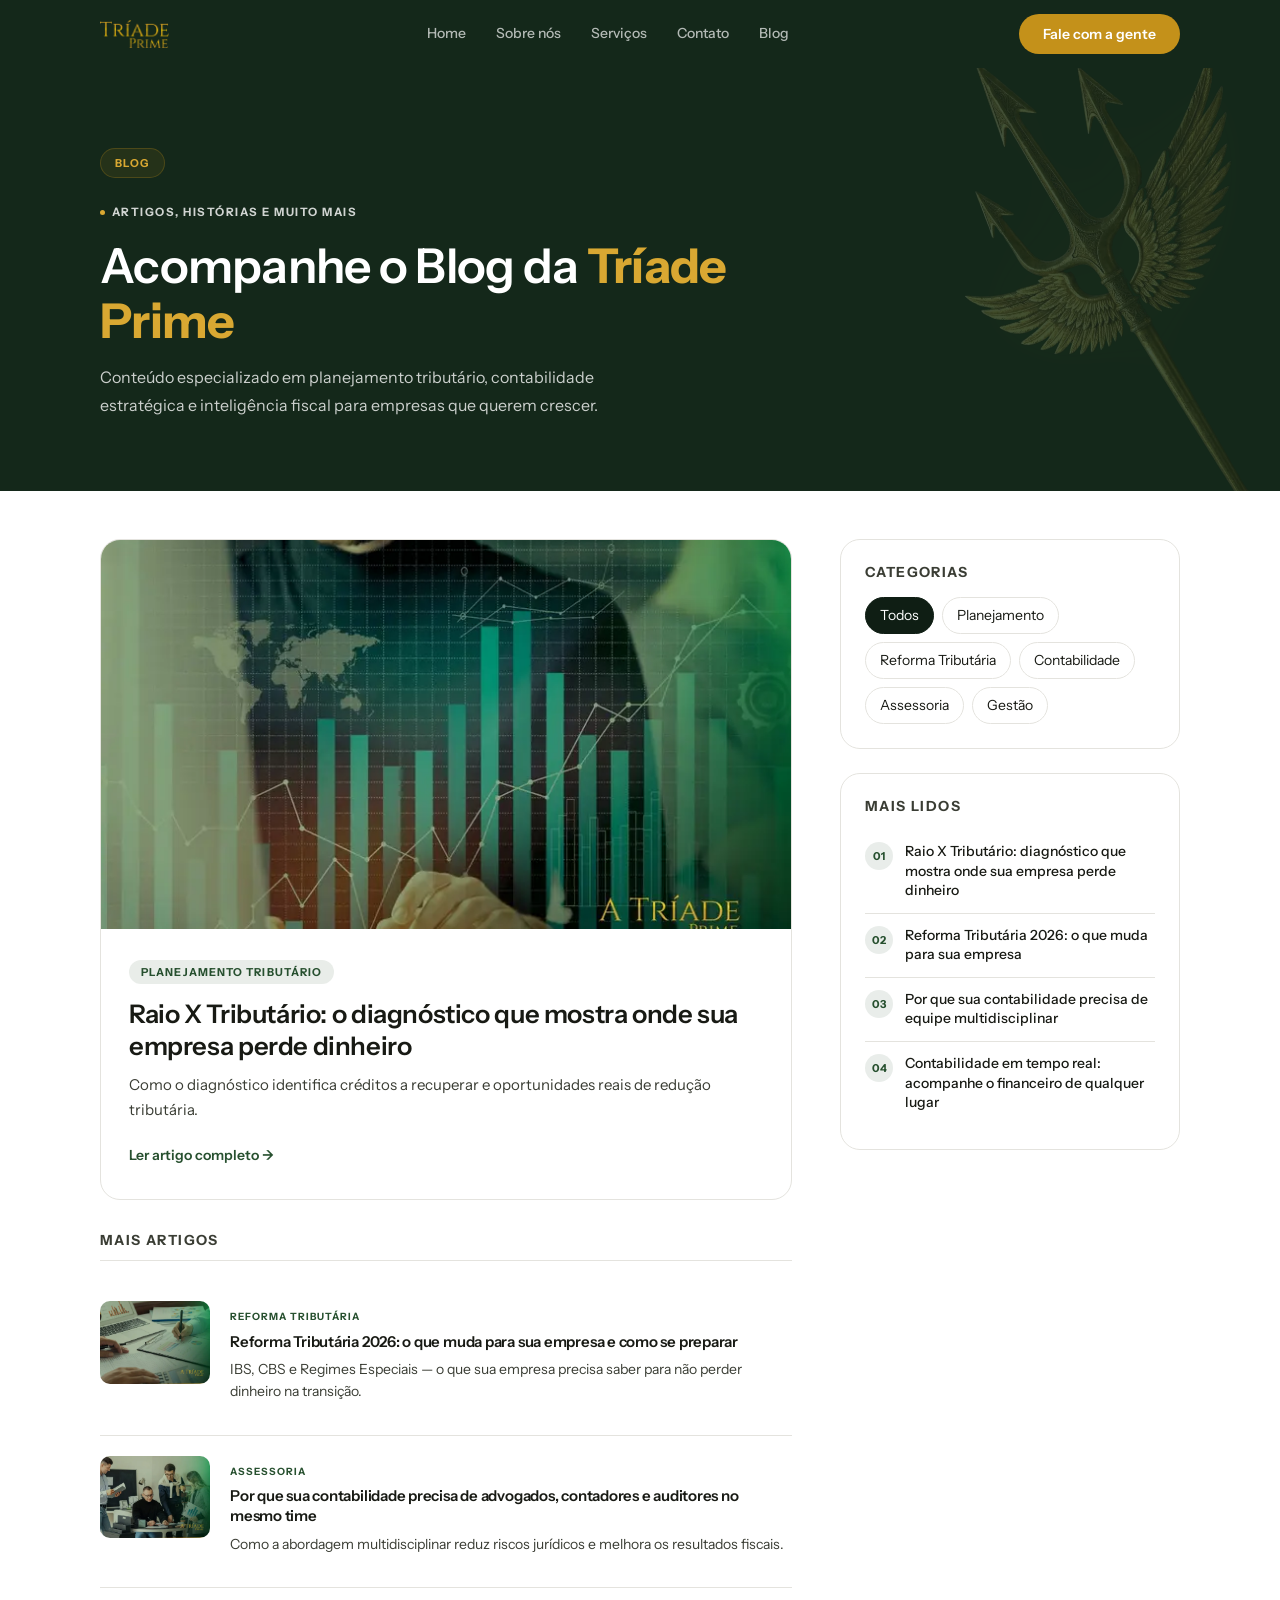
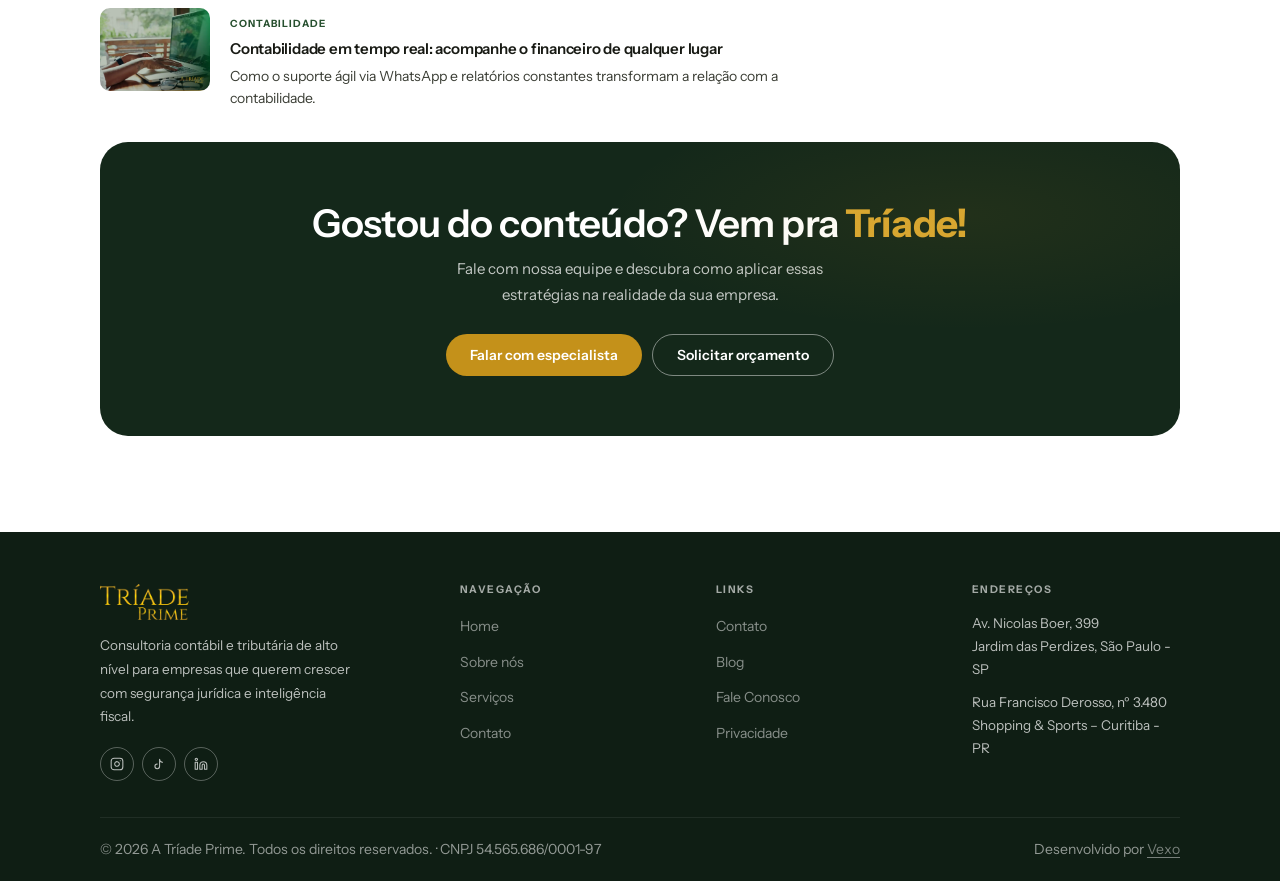
<file: blog.html>
﻿<!DOCTYPE html>
<html lang="pt-BR" hreflang="pt-BR">
<head>
<meta charset="UTF-8"/>
<meta name="robots" content="index, follow"/>
<meta name="viewport" content="width=device-width,initial-scale=1.0"/>
<meta name="theme-color" content="#14281a"/>
<title>Blog | Tributário e Contabilidade Estratégica · Tríade Prime</title>
<meta name="description" content="Artigos sobre planejamento tributário, reforma tributária 2026, recuperação de créditos e contabilidade estratégica. Conteúdo direto para empresários."/>
<meta name="keywords" content="blog tributário, planejamento tributário, reforma tributária 2026, recuperação de créditos fiscais, contabilidade estratégica"/>
<link rel="canonical" href="https://www.triadeprime.com.br/blog"/>
<meta property="og:type" content="website"/>
<meta property="og:locale" content="pt_BR"/>
<meta property="og:title" content="Blog | A Tríade Prime"/>
<meta property="og:description" content="Artigos sobre planejamento tributário, reforma tributária e contabilidade estratégica."/>
<meta property="og:image" content="https://www.triadeprime.com.br/og-blog.jpg"/>
<meta name="twitter:card" content="summary_large_image"/>
<meta name="twitter:title" content="Blog | Tributário e Contabilidade Estratégica · Tríade Prime"/>
<meta name="twitter:description" content="Artigos sobre planejamento tributário, reforma tributária 2026, recuperação de créditos e contabilidade estratégica. Conteúdo direto para empresários."/>
<meta name="twitter:image" content="https://www.triadeprime.com.br/og-blog.jpg"/>
<meta property="og:url" content="https://www.triadeprime.com.br/blog"/>
<meta property="og:type" content="website"/>

<link rel="preconnect" href="https://fonts.googleapis.com"/>
<link rel="preconnect" href="https://fonts.gstatic.com" crossorigin/>
<link href="https://fonts.googleapis.com/css2?family=Instrument+Sans:ital,wght@0,400;0,500;0,600;0,700;1,400;1,600&display=swap" rel="stylesheet"/>
<style>
/* TOKENS */
:root{
  --g9:#0f1e14; --g8:#14281a; --g7:#1c3824; --g6:#27502f; --g5:#376640;
  --g2:#b8d9bc; --g1:#e4f0e5; --g0:#f3f8f3;
  --au:#c4911a; --au2:#d9a832; --au3:#ecc95a;
  --ink:#181a14; --mid:#44473e; --faint:#9aa094;
  --rule:#e4e3de; --paper:#f8f7f4; --white:#ffffff;
  --f:'Instrument Sans',system-ui,sans-serif;
  --r8:8px; --r14:14px; --r20:20px; --r28:28px; --rp:9999px;
  --ease:cubic-bezier(.4,0,.2,1);
}
*{box-sizing:border-box;margin:0;padding:0;}
html{-webkit-font-smoothing:antialiased;scroll-behavior:smooth;}
body{font-family:var(--f);font-size:16px;line-height:1.65;color:var(--ink);background:var(--white);overflow-x:hidden;}
img{display:block;max-width:100%;height:auto;}
a{color:inherit;text-decoration:none;}

/* LAYOUT */
.w{max-width:1160px;margin:0 auto;padding:0 20px;}
@media(min-width:600px){.w{padding:0 32px;}}
@media(min-width:1000px){.w{padding:0 40px;}}

/* TYPE — base */
h1,h2,h3,h4{font-family:var(--f);font-weight:600;color:var(--ink);letter-spacing:-.015em;line-height:1.15;}
p{line-height:1.7;}

/* KEY RULE: dark sections force all text white */
.dark-sec{background:var(--g8);}
.dark-sec,
.dark-sec h1,.dark-sec h2,.dark-sec h3,.dark-sec h4,.dark-sec p,
.dark-sec span,.dark-sec li,.dark-sec label{color:var(--white);}
.dark-sec em{color:var(--au2) !important;}
.dark-sec .sub{color:rgba(255,255,255,.75) !important;}
.dark-sec .faint-txt{color:rgba(255,255,255,.65) !important;}

/* Eyebrow */
.eyebrow{
  display:inline-flex;align-items:center;gap:7px;
  font-size:11.5px;font-weight:700;letter-spacing:.13em;text-transform:uppercase;color:var(--g6);
}
.eyebrow::before{content:'';width:5px;height:5px;border-radius:50%;background:var(--au);}
.dark-sec .eyebrow{color:rgba(255,255,255,.8);}
.dark-sec .eyebrow::before{background:var(--au2);}
em{font-style:normal;font-weight:700;color:var(--g6);}

/* BUTTONS */
.btn{
  display:inline-flex;align-items:center;gap:8px;
  font-family:var(--f);font-size:14px;font-weight:600;line-height:1;
  padding:13px 24px;border-radius:var(--rp);border:none;cursor:pointer;
  transition:transform .22s var(--ease),box-shadow .22s,background .22s,border-color .22s;
  white-space:nowrap;
}
.btn:active{transform:scale(.97);}
.btn-dk{background:var(--g8);color:var(--white);}
.btn-dk:hover{background:var(--g7);box-shadow:0 5px 18px rgba(14,24,18,.28);}
.btn-au{background:var(--au);color:var(--white);}
.btn-au:hover{background:var(--au2);box-shadow:0 5px 18px rgba(196,145,26,.32);}
.btn-ln{background:transparent;color:var(--ink);border:1.5px solid var(--rule);}
.btn-ln:hover{border-color:var(--g6);color:var(--g6);}
.btn-ln-w{background:transparent;color:var(--white);border:1.5px solid rgba(255,255,255,.28);}
.btn-ln-w:hover{border-color:rgba(255,255,255,.65);}

/* REVEAL */
.rv{opacity:1;transform:none;transition:opacity .55s var(--ease),transform .55s var(--ease);}
.js-on .rv{opacity:0;transform:translateY(16px);}
.rv.in{opacity:1 !important;transform:none !important;}
.rv.d1{transition-delay:.1s;}.rv.d2{transition-delay:.2s;}.rv.d3{transition-delay:.3s;}

/* HEADER */
.hdr{position:sticky;top:0;z-index:900;background:var(--g8);}
.hdr-in{max-width:1160px;margin:0 auto;padding:0 20px;height:68px;display:flex;align-items:center;}
@media(min-width:600px){.hdr-in{padding:0 32px;}}
@media(min-width:1000px){.hdr-in{padding:0 40px;}}
.hdr-logo img{height:28px;width:auto;}
.hdr-nav{display:none;gap:2px;}
.hdr-nav a{font-size:14px;font-weight:500;color:rgba(255,255,255,.68);padding:8px 14px;border-radius:var(--rp);transition:.2s;}
.hdr-nav a:hover{color:var(--white);background:rgba(255,255,255,.07);}
.hdr-cta{display:none;}
.hdr-tog{margin-left:auto;background:none;border:none;cursor:pointer;display:flex;flex-direction:column;gap:5px;padding:6px;}
.hdr-tog span{display:block;width:22px;height:2px;background:var(--white);border-radius:2px;transition:.25s;}
.mob-nav{display:none;position:fixed;top:68px;inset:68px 0 0;background:var(--g8);z-index:899;padding:24px 20px;flex-direction:column;}
.mob-nav.open{display:flex;}
.mob-nav a{font-size:19px;font-weight:600;color:rgba(255,255,255,.8);padding:16px 6px;border-bottom:1px solid rgba(255,255,255,.07);transition:color .2s;}
.mob-nav a:hover{color:var(--au3);}
.mob-nav .btn{margin-top:24px;align-self:flex-start;}
@media(min-width:860px){
  .hdr-nav{display:flex;flex:1;justify-content:center;} .hdr-cta{display:inline-flex;} .hdr-tog{display:none;}
}

/* PAGE HERO */
.pg-hero{
  background:var(--g8);padding:44px 0 48px;
  position:relative;overflow:hidden;
}
@media(min-width:860px){.pg-hero{padding:80px 0 72px;}}
.pg-hero .w{position:relative;z-index:1;}
.pg-hero h1{color:var(--white);font-size:clamp(1.9rem,6vw,3rem);max-width:720px;margin-bottom:14px;}
.pg-hero em{color:var(--au2) !important;}
.pg-hero p{color:rgba(255,255,255,.78);font-size:16px;max-width:560px;line-height:1.78;}
.pg-hero .eyebrow{color:rgba(255,255,255,.8);margin-bottom:16px;}
.pg-hero .eyebrow::before{background:var(--au2);}
.trident-bg{
  position:absolute;
  right:-60px;top:50%;transform:translateY(-50%);
  width:min(460px,52vw);opacity:.2;
  pointer-events:none;
  filter:drop-shadow(0 0 30px rgba(201,162,39,.1));
}
@media(max-width:600px){
  .trident-bg{right:-80px;top:10%;transform:none;width:260px;opacity:.14;}
}

/* SECTIONS */
.sec{padding:60px 0;}
@media(min-width:860px){.sec{padding:96px 0;}}
.sec-lt{background:var(--white);}
.sec-pa{background:var(--paper);}
.sec-dk{background:var(--g8);}
.sec-dk .eyebrow{color:rgba(255,255,255,.8);}
.sec-dk .eyebrow::before{background:var(--au2);}
.sec-dk .sh p{color:rgba(255,255,255,.75);}
.sec-dk h2,.sec-dk h3,.sec-dk h4{color:var(--white);}
.sec-dk p{color:rgba(255,255,255,.8);}
.sec-dk em{color:var(--au2) !important;}

/* Section header */
.sh{margin-bottom:40px;}
.sh .eyebrow{margin-bottom:12px;}
.sh h2{font-size:clamp(1.6rem,4.5vw,2.4rem);margin-bottom:10px;}
.sh p{color:var(--mid);font-size:15px;line-height:1.75;max-width:580px;}
.sh.center{text-align:center;}
.sh.center p{margin:0 auto;}
.sec-dk .sh h2{color:var(--white);}
.sec-dk .sh p{color:rgba(255,255,255,.75);}

/* 2-col grid */
.grid2{display:grid;gap:36px;}
@media(min-width:760px){.grid2{grid-template-columns:1fr 1fr;gap:52px;align-items:center;}}
.grid3{display:grid;gap:16px;}
@media(min-width:640px){.grid3{grid-template-columns:repeat(2,1fr);}}
@media(min-width:900px){.grid3{grid-template-columns:repeat(3,1fr);}}

/* Card base */
.card{background:var(--white);border:1px solid var(--rule);border-radius:var(--r20);padding:28px 24px;transition:.28s var(--ease);}
.card:hover{transform:translateY(-3px);box-shadow:0 12px 36px rgba(14,24,18,.09);}
.card-dk{background:rgba(255,255,255,.04);border:1px solid rgba(255,255,255,.08);border-radius:var(--r20);padding:24px 20px;}
.card-dk h3,.card-dk h4{color:var(--white);}
.card-dk p{color:rgba(255,255,255,.8);}

/* Image blocks */
.img-block{border-radius:var(--r20);overflow:hidden;background:var(--g1);}
.img-block img{width:100%;height:100%;object-fit:cover;display:block;}
.img-block.ratio-4-3{aspect-ratio:4/3;}
.img-block.ratio-16-9{aspect-ratio:16/9;}
.img-block.ratio-3-4{aspect-ratio:3/4;}

/* Checklist */
.checks{list-style:none;display:flex;flex-direction:column;gap:10px;}
.checks li{display:flex;align-items:flex-start;gap:12px;font-size:14.5px;color:var(--mid);}
.ck{
  width:20px;height:20px;border-radius:50%;flex-shrink:0;margin-top:2px;
  background:var(--g0);border:1px solid var(--g2);
  background-image:url("data:image/svg+xml,%3Csvg xmlns='http://www.w3.org/2000/svg' viewBox='0 0 24 24' fill='none' stroke='%23376640' stroke-width='2.5' stroke-linecap='round' stroke-linejoin='round'%3E%3Cpath d='M20 6L9 17l-5-5'/%3E%3C/svg%3E");
  background-size:11px;background-position:center;background-repeat:no-repeat;
}
.ck-au{
  background:rgba(196,145,26,.12);border:1px solid rgba(196,145,26,.3);
  background-image:url("data:image/svg+xml,%3Csvg xmlns='http://www.w3.org/2000/svg' viewBox='0 0 24 24' fill='none' stroke='%23d9a832' stroke-width='2.5' stroke-linecap='round' stroke-linejoin='round'%3E%3Cpath d='M20 6L9 17l-5-5'/%3E%3C/svg%3E");
  background-size:11px;background-position:center;background-repeat:no-repeat;
}

/* Icon circle */
.ico{width:44px;height:44px;border-radius:50%;flex-shrink:0;display:flex;align-items:center;justify-content:center;}
.ico-g{background:var(--g0);border:1px solid var(--g2);}
.ico-au{background:rgba(196,145,26,.12);border:1px solid rgba(196,145,26,.25);}

/* CTA strip */
.cta-strip{
  background:var(--g8);border-radius:var(--r28);
  padding:44px 24px;text-align:center;position:relative;overflow:hidden;
}
@media(min-width:600px){.cta-strip{padding:60px 48px;}}
.cta-strip::after{content:'';position:absolute;inset:0;background:radial-gradient(ellipse 55% 65% at 80% 25%,rgba(196,145,26,.08) 0%,transparent 60%);pointer-events:none;}
.cta-strip h2{color:var(--white) !important;font-size:clamp(1.5rem,5vw,2.4rem);margin-bottom:10px;position:relative;}
.cta-strip h2 em{color:var(--au2) !important;}
.cta-strip p{color:rgba(255,255,255,.75) !important;max-width:420px;margin:0 auto 26px;font-size:15px;line-height:1.75;position:relative;}
.cta-btns{display:flex;justify-content:center;gap:10px;flex-wrap:wrap;position:relative;}
.sec-cta{padding:40px 0 64px;}
@media(min-width:860px){.sec-cta{padding:60px 0 96px;}}

/* Number stat */
.stat-num{font-size:2.2rem;font-weight:700;line-height:1;margin-bottom:6px;}
.stat-lbl{font-size:14px;line-height:1.5;}

/* FOOTER */
.ftr{background:var(--g9);padding:52px 0 0;}
.ftr-grid{display:grid;gap:36px;padding-bottom:36px;border-bottom:1px solid rgba(255,255,255,.07);}
@media(min-width:700px){.ftr-grid{grid-template-columns:1.5fr 1fr 1fr 1fr;gap:48px;}}
.ftr-logo img{height:36px;width:auto;margin-bottom:14px;filter:brightness(1.1);}
.ftr-desc{font-size:14px;color:rgba(255,255,255,.72);line-height:1.75;max-width:260px;margin-bottom:18px;}
.ftr-social{display:flex;gap:8px;}
.ftr-sl{width:34px;height:34px;border-radius:50%;border:1px solid rgba(255,255,255,.3);display:flex;align-items:center;justify-content:center;color:rgba(255,255,255,.72);transition:.22s;}
.ftr-sl:hover{border-color:var(--au2);color:var(--au2);}
.ftr-sl svg{width:14px;height:14px;}
.ftr-col h4{font-size:10.5px;font-weight:700;letter-spacing:.14em;text-transform:uppercase;color:rgba(255,255,255,.62);margin-bottom:16px;}
.ftr-col ul{display:flex;flex-direction:column;gap:9px;list-style:none;padding:0;}
.ftr-col a{font-size:14px;color:rgba(255,255,255,.5);transition:color .2s;}
.ftr-col a:hover{color:var(--white);}
.ftr-addr{font-size:14px;color:rgba(255,255,255,.72);line-height:1.7;}
.ftr-addr+.ftr-addr{margin-top:10px;}
.ftr-bot{padding:20px 0;display:flex;flex-direction:column;align-items:center;gap:8px;text-align:center;font-size:14px;color:rgba(255,255,255,.55);}
@media(min-width:700px){.ftr-bot{flex-direction:row;justify-content:space-between;text-align:left;}}
</style>
<link rel="stylesheet" href="style.css">
<link rel="manifest" href="manifest.json">
<style>.blog-g{display:grid;gap:16px;}@media(min-width:640px){.blog-g{grid-template-columns:repeat(2,1fr);}}.bc-card{border:1px solid var(--rule);border-radius:var(--r20);overflow:hidden;background:var(--white);display:flex;flex-direction:column;transition:.28s var(--ease);text-decoration:none;color:inherit;}.bc-card:hover{transform:translateY(-4px);box-shadow:0 14px 40px rgba(14,24,18,.1);border-color:var(--g2);}.bc-card:hover img{transform:scale(1.05);}</style>
<link rel="icon" type="image/png" sizes="16x16" href="favicon-16x16.png">
<link rel="icon" type="image/png" sizes="32x32" href="favicon-32x32.png">
<link rel="icon" type="image/png" sizes="48x48" href="favicon-48x48.png">
<link rel="apple-touch-icon" sizes="180x180" href="apple-touch-icon.png">
<link rel="icon" type="image/svg+xml" href="favicon.svg"><script type="application/ld+json">
{
  "@context": "https://schema.org",
  "@graph": [
    {
      "@type": "BreadcrumbList",
      "itemListElement": [
        { "@type": "ListItem", "position": 1, "name": "Home", "item": "https://www.triadeprime.com.br/" },
        { "@type": "ListItem", "position": 2, "name": "Blog", "item": "https://www.triadeprime.com.br/blog" }
      ]
    },
    {
      "@type": "Blog",
      "name": "Blog Tríade Prime",
      "url": "https://www.triadeprime.com.br/blog",
      "description": "Conteúdo sobre planejamento tributário, reforma tributária e contabilidade estratégica para empresários.",
      "publisher": { "@id": "https://www.triadeprime.com.br/#organization" },
      "blogPost": [
        {
          "@type": "BlogPosting",
          "headline": "Raio X Tributário: o diagnóstico que mostra onde sua empresa perde dinheiro",
          "url": "https://www.triadeprime.com.br/blog/raio-x-tributario-diagnostico",
          "datePublished": "2026-06-01",
          "author": { "@id": "https://www.triadeprime.com.br/#organization" }
        },
        {
          "@type": "BlogPosting",
          "headline": "Reforma Tributária 2026: o que muda e como se preparar",
          "url": "https://www.triadeprime.com.br/blog/reforma-tributaria-2026",
          "datePublished": "2026-05-15",
          "author": { "@id": "https://www.triadeprime.com.br/#organization" }
        },
        {
          "@type": "BlogPosting",
          "headline": "Por que ter uma equipe multidisciplinar muda tudo na contabilidade",
          "url": "https://www.triadeprime.com.br/blog/equipe-multidisciplinar-contabilidade",
          "datePublished": "2026-05-01",
          "author": { "@id": "https://www.triadeprime.com.br/#organization" }
        }
      ]
    }
  ]
}
</script></head>
<body>
<header class="hdr">
  <div class="hdr-in">
    <a href="/" aria-label="A Tríade Prime"><img class="hdr-logo" src="[data-uri]" alt="A Tríade Prime" width="140" height="56" style="height:28px;width:auto;"/></a>
    <nav class="hdr-nav" aria-label="Principal">
      <a href="/">Home</a><a href="/sobre-nos">Sobre nós</a><a href="/servicos">Serviços</a>
      <a href="https://wa.me/5511974432211?text=Ol%C3%A1!%20Vim%20pelo%20Blog%20da%20Tr%C3%ADade%20Prime%20e%20gostaria%20de%20falar%20com%20um%20especialista.">Contato</a><a href="/blog">Blog</a>
    </nav>
    <a href="https://wa.me/5511974432211?text=Ol%C3%A1!%20Vim%20pelo%20Blog%20da%20Tr%C3%ADade%20Prime%20e%20gostaria%20de%20falar%20com%20um%20especialista." class="btn btn-au hdr-cta">Fale com a gente</a>
    <button class="hdr-tog" id="tog" aria-label="Abrir menu" aria-expanded="false">
      <span></span><span></span><span></span>
    </button>
  </div>
</header>
<nav class="mob-nav" id="mnav">
  <a href="/">Home</a><a href="/sobre-nos">Sobre nós</a><a href="/servicos">Serviços</a>
  <a href="https://wa.me/5511974432211?text=Ol%C3%A1!%20Vim%20pelo%20Blog%20da%20Tr%C3%ADade%20Prime%20e%20gostaria%20de%20falar%20com%20um%20especialista.">Contato</a><a href="/blog">Blog</a>
  <a href="https://wa.me/5511974432211?text=Ol%C3%A1!%20Vim%20pelo%20Blog%20da%20Tr%C3%ADade%20Prime%20e%20gostaria%20de%20falar%20com%20um%20especialista." target="_blank" rel="noopener" class="btn btn-au">Fale com a gente</a>
</nav>
<main>
<section class="pg-hero">
  <div class="trident-bg"><img src="[data-uri]" alt="" aria-hidden="true" style="width:100%;height:auto;"/></div>
  <div class="w">
    <span style="display:inline-flex;align-items:center;gap:7px;font-size:11px;font-weight:700;letter-spacing:.13em;text-transform:uppercase;color:var(--au2);background:rgba(196,145,26,.1);border:1px solid rgba(196,145,26,.25);padding:5px 14px;border-radius:var(--rp);margin-bottom:18px;">Blog</span><br>
    <div class="eyebrow" style="margin-bottom:16px;">Artigos, histórias e muito mais</div>
    <h1>Acompanhe o Blog da <em>Tríade Prime</em></h1>
    <p style="margin-top:14px;">Conteúdo especializado em planejamento tributário, contabilidade estratégica e inteligência fiscal para empresas que querem crescer.</p>
  </div>
</section>
<section class="sec sec-lt" style="padding-top:48px;padding-bottom:96px;">
  <div class="w">
    <div style="display:grid;grid-template-columns:1fr 340px;gap:48px;align-items:start;" class="blog-layout-grid">

      <!-- MAIN CONTENT -->
      <div>
        <div id="blog-articles"><!-- FEATURED ARTICLE -->
        <a href="/blog/raio-x-tributario-diagnostico" style="display:block;border:1px solid var(--rule);border-radius:var(--r20);overflow:hidden;background:var(--white);text-decoration:none;color:inherit;transition:.28s var(--ease);margin-bottom:32px;" class="rv blog-featured-card" data-category="planejamento">
          <div style="aspect-ratio:16/9;overflow:hidden;background:var(--g1);">
            <img src="[data-uri]" alt="Raio X Tributário" loading="lazy" style="width:100%;height:100%;object-fit:cover;transition:transform .4s var(--ease);">
          </div>
          <div style="padding:28px 28px 32px;">
            <span style="display:inline-block;font-size:11px;font-weight:700;letter-spacing:.1em;text-transform:uppercase;padding:3px 12px;border-radius:var(--rp);background:rgba(39,80,47,.1);color:var(--g6);margin-bottom:14px;">Planejamento Tributário</span>
            <h2 style="font-size:clamp(1.25rem,2.5vw,1.6rem);color:var(--ink);margin-bottom:10px;line-height:1.25;">Raio X Tributário: o diagnóstico que mostra onde sua empresa perde dinheiro</h2>
            <p style="color:var(--mid);font-size:15px;line-height:1.7;margin-bottom:18px;">Como o diagnóstico identifica créditos a recuperar e oportunidades reais de redução tributária.</p>
            <span style="font-size:14px;font-weight:600;color:var(--g6);">Ler artigo completo →</span>
          </div>
        </a>

        <!-- ARTICLE LIST -->
        <h3 style="font-size:14px;font-weight:700;letter-spacing:.1em;text-transform:uppercase;color:var(--mid);margin-bottom:20px;padding-bottom:12px;border-bottom:1px solid var(--rule);">Mais artigos</h3>

        <a href="/blog/reforma-tributaria-2026" style="display:flex;gap:20px;text-decoration:none;color:inherit;border-bottom:1px solid var(--rule);padding:20px 0 32px;transition:.2s;align-items:flex-start;" class="rv blog-list-item">
          <div style="width:110px;min-width:110px;aspect-ratio:4/3;border-radius:10px;overflow:hidden;background:var(--g1);">
            <img src="[data-uri]" alt="Reforma Tributária 2026" loading="lazy" style="width:100%;height:100%;object-fit:cover;">
          </div>
          <div>
            <span style="display:inline-block;font-size:10px;font-weight:700;letter-spacing:.1em;text-transform:uppercase;color:var(--g6);margin-bottom:6px;">Reforma Tributária</span>
            <h3 style="font-size:15px;color:var(--ink);margin-bottom:6px;line-height:1.35;">Reforma Tributária 2026: o que muda para sua empresa e como se preparar</h3>
            <p style="font-size:14px;color:var(--mid);line-height:1.6;">IBS, CBS e Regimes Especiais — o que sua empresa precisa saber para não perder dinheiro na transição.</p>
          </div>
        </a>

        <a href="/blog/equipe-multidisciplinar-contabilidade" style="display:flex;gap:20px;text-decoration:none;color:inherit;border-bottom:1px solid var(--rule);padding:20px 0 32px;transition:.2s;align-items:flex-start;" class="rv blog-list-item">
          <div style="width:110px;min-width:110px;aspect-ratio:4/3;border-radius:10px;overflow:hidden;background:var(--g1);">
            <img src="[data-uri]" alt="Equipe multidisciplinar" loading="lazy" style="width:100%;height:100%;object-fit:cover;">
          </div>
          <div>
            <span style="display:inline-block;font-size:10px;font-weight:700;letter-spacing:.1em;text-transform:uppercase;color:var(--g6);margin-bottom:6px;">Assessoria</span>
            <h3 style="font-size:15px;color:var(--ink);margin-bottom:6px;line-height:1.35;">Por que sua contabilidade precisa de advogados, contadores e auditores no mesmo time</h3>
            <p style="font-size:14px;color:var(--mid);line-height:1.6;">Como a abordagem multidisciplinar reduz riscos jurídicos e melhora os resultados fiscais.</p>
          </div>
        </a>

        <a href="/blog/contabilidade-em-tempo-real" style="display:flex;gap:20px;text-decoration:none;color:inherit;padding:20px 0 32px;transition:.2s;align-items:flex-start;" class="rv blog-list-item" data-category="contabilidade">
          <div style="width:110px;min-width:110px;aspect-ratio:4/3;border-radius:10px;overflow:hidden;background:var(--g1);">
            <img src="[data-uri]" alt="Contabilidade em tempo real" loading="lazy" style="width:100%;height:100%;object-fit:cover;">
          </div>
          <div>
            <span style="display:inline-block;font-size:10px;font-weight:700;letter-spacing:.1em;text-transform:uppercase;color:var(--g6);margin-bottom:6px;">Contabilidade</span>
            <h3 style="font-size:15px;color:var(--ink);margin-bottom:6px;line-height:1.35;">Contabilidade em tempo real: acompanhe o financeiro de qualquer lugar</h3>
            <p style="font-size:14px;color:var(--mid);line-height:1.6;">Como o suporte ágil via WhatsApp e relatórios constantes transformam a relação com a contabilidade.</p>
          </div>
        </a>
<p id="blog-no-results">Nenhum artigo encontrado nesta categoria.</p></div><!-- /blog-articles -->
      </div>

      <!-- SIDEBAR -->
      <aside style="position:sticky;top:100px;display:flex;flex-direction:column;gap:24px;">

        <!-- CATEGORIES -->
        <div style="border:1px solid var(--rule);border-radius:var(--r20);padding:24px;">
          <h4 style="font-size:14px;font-weight:700;letter-spacing:.1em;text-transform:uppercase;color:var(--mid);margin-bottom:16px;">Categorias</h4>
          <div style="display:flex;flex-wrap:wrap;gap:8px;">
            <a href="#" style="display:inline-block;padding:6px 14px;border-radius:var(--rp);border:1px solid var(--rule);font-size:14px;color:var(--ink);text-decoration:none;transition:.2s;" class="blog-tag active-tag" data-filter="todos">Todos</a>
            <a href="#" style="display:inline-block;padding:6px 14px;border-radius:var(--rp);border:1px solid var(--rule);font-size:14px;color:var(--ink);text-decoration:none;transition:.2s;" class="blog-tag" data-filter="planejamento">Planejamento</a>
            <a href="#" style="display:inline-block;padding:6px 14px;border-radius:var(--rp);border:1px solid var(--rule);font-size:14px;color:var(--ink);text-decoration:none;transition:.2s;" class="blog-tag" data-filter="reforma">Reforma Tributária</a>
            <a href="#" style="display:inline-block;padding:6px 14px;border-radius:var(--rp);border:1px solid var(--rule);font-size:14px;color:var(--ink);text-decoration:none;transition:.2s;" class="blog-tag" data-filter="contabilidade">Contabilidade</a>
            <a href="#" style="display:inline-block;padding:6px 14px;border-radius:var(--rp);border:1px solid var(--rule);font-size:14px;color:var(--ink);text-decoration:none;transition:.2s;" class="blog-tag" data-filter="assessoria">Assessoria</a>
            <a href="#" style="display:inline-block;padding:6px 14px;border-radius:var(--rp);border:1px solid var(--rule);font-size:14px;color:var(--ink);text-decoration:none;transition:.2s;" class="blog-tag" data-filter="gestao">Gestão</a>
          </div>
        </div>

        <!-- RECENT POSTS -->
        <div style="border:1px solid var(--rule);border-radius:var(--r20);padding:24px;">
          <h4 style="font-size:14px;font-weight:700;letter-spacing:.1em;text-transform:uppercase;color:var(--mid);margin-bottom:16px;">Mais lidos</h4>
          <div style="display:flex;flex-direction:column;gap:0;">
            <a href="/blog/raio-x-tributario-diagnostico" style="display:flex;gap:12px;align-items:flex-start;padding:12px 0;border-bottom:1px solid var(--rule);text-decoration:none;color:inherit;">
              <span style="min-width:28px;height:28px;border-radius:50%;background:rgba(39,80,47,.1);display:flex;align-items:center;justify-content:center;font-size:11px;font-weight:700;color:var(--g6);">01</span>
              <span style="font-size:14px;color:var(--ink);line-height:1.4;font-weight:500;">Raio X Tributário: diagnóstico que mostra onde sua empresa perde dinheiro</span>
            </a>
            <a href="/blog/reforma-tributaria-2026" style="display:flex;gap:12px;align-items:flex-start;padding:12px 0;border-bottom:1px solid var(--rule);text-decoration:none;color:inherit;">
              <span style="min-width:28px;height:28px;border-radius:50%;background:rgba(39,80,47,.1);display:flex;align-items:center;justify-content:center;font-size:11px;font-weight:700;color:var(--g6);">02</span>
              <span style="font-size:14px;color:var(--ink);line-height:1.4;font-weight:500;">Reforma Tributária 2026: o que muda para sua empresa</span>
            </a>
            <a href="/blog/equipe-multidisciplinar-contabilidade" style="display:flex;gap:12px;align-items:flex-start;padding:12px 0;border-bottom:1px solid var(--rule);text-decoration:none;color:inherit;">
              <span style="min-width:28px;height:28px;border-radius:50%;background:rgba(39,80,47,.1);display:flex;align-items:center;justify-content:center;font-size:11px;font-weight:700;color:var(--g6);">03</span>
              <span style="font-size:14px;color:var(--ink);line-height:1.4;font-weight:500;">Por que sua contabilidade precisa de equipe multidisciplinar</span>
            </a>
            <a href="/blog/contabilidade-em-tempo-real" style="display:flex;gap:12px;align-items:flex-start;padding:12px 0;text-decoration:none;color:inherit;">
              <span style="min-width:28px;height:28px;border-radius:50%;background:rgba(39,80,47,.1);display:flex;align-items:center;justify-content:center;font-size:11px;font-weight:700;color:var(--g6);">04</span>
              <span style="font-size:14px;color:var(--ink);line-height:1.4;font-weight:500;">Contabilidade em tempo real: acompanhe o financeiro de qualquer lugar</span>
            </a>
          </div>
        </div>


      </aside>
    </div>
  </div>
  <style>
    @media(max-width:860px){.blog-layout-grid{grid-template-columns:1fr !important;} aside{position:static !important;}}
    .blog-featured-card:hover img{transform:scale(1.04);}
    .blog-list-item:hover h3{color:var(--g6);}
    .blog-tag:hover{background:var(--g9);color:var(--white);border-color:var(--g9);}
  </style>
<style>
  .active-tag{background:var(--g9) !important;color:var(--white) !important;border-color:var(--g9) !important;}
  .blog-hidden{display:none !important;}
  #blog-no-results{display:none;padding:40px 0;text-align:center;color:var(--mid);font-size:15px;}
</style>
<script>
(function(){
  var tags = document.querySelectorAll('.blog-tag');
  var articles = document.querySelectorAll('#blog-articles [data-category]');
  var noResults = document.getElementById('blog-no-results');
  tags.forEach(function(tag){
    tag.addEventListener('click', function(e){
      e.preventDefault();
      var filter = this.getAttribute('data-filter');
      tags.forEach(function(t){ t.classList.remove('active-tag'); });
      this.classList.add('active-tag');
      var visible = 0;
      articles.forEach(function(a){
        if(filter === 'todos' || a.getAttribute('data-category') === filter){
          a.classList.remove('blog-hidden');
          visible++;
        } else {
          a.classList.add('blog-hidden');
        }
      });
      if(noResults) noResults.style.display = visible === 0 ? 'block' : 'none';
    });
  });
})();
</script>
  <div class="w">
    <div class="cta-strip rv">
      <h2>Gostou do conteúdo? Vem pra <em>Tríade!</em></h2>
      <p>Fale com nossa equipe e descubra como aplicar essas estratégias na realidade da sua empresa.</p>
      <div class="cta-btns">
        <a href="https://wa.me/5511974432211?text=Ol%C3%A1!%20Vim%20pelo%20Blog%20da%20Tr%C3%ADade%20Prime%20e%20gostaria%20de%20falar%20com%20um%20especialista." target="_blank" rel="noopener" class="btn btn-au">Falar com especialista</a>
        <a href="https://wa.me/5511974432211?text=Ol%C3%A1!%20Vim%20pelo%20Blog%20da%20Tr%C3%ADade%20Prime%20e%20gostaria%20de%20falar%20com%20um%20especialista." class="btn btn-ln-w">Solicitar orçamento</a>
      </div>
    </div>
  </div>
</section>
</main>
<footer class="ftr">
  <div class="w">
    <div class="ftr-grid">
      <div>
        <div class="ftr-logo"><img src="[data-uri]" alt="A Tríade Prime" width="130" height="52"/></div>
        <p class="ftr-desc">Consultoria contábil e tributária de alto nível para empresas que querem crescer com segurança jurídica e inteligência fiscal.</p>
        <div class="ftr-social">
          <a href="#" class="ftr-sl" aria-label="Instagram"><svg viewBox="0 0 24 24" fill="none" stroke="currentColor" stroke-width="1.8" stroke-linecap="round" stroke-linejoin="round"><rect x="2" y="2" width="20" height="20" rx="5"/><path d="M16 11.37A4 4 0 1112.63 8 4 4 0 0116 11.37z"/><line x1="17.5" y1="6.5" x2="17.51" y2="6.5"/></svg></a>
          <a href="#" class="ftr-sl" aria-label="TikTok"><svg viewBox="0 0 24 24" fill="none" stroke="currentColor" stroke-width="1.8" stroke-linecap="round" stroke-linejoin="round"><path d="M9 12a4 4 0 104 4V4a5 5 0 005 5"/></svg></a>
          <a href="#" class="ftr-sl" aria-label="LinkedIn"><svg viewBox="0 0 24 24" fill="none" stroke="currentColor" stroke-width="1.8" stroke-linecap="round" stroke-linejoin="round"><path d="M16 8a6 6 0 016 6v7h-4v-7a2 2 0 00-2-2 2 2 0 00-2 2v7h-4v-7a6 6 0 016-6z"/><rect x="2" y="9" width="4" height="12"/><circle cx="4" cy="4" r="2"/></svg></a>
        </div>
      </div>
      <div class="ftr-col"><h4>Navegação</h4><ul>
        <li><a href="/">Home</a></li><li><a href="/sobre-nos">Sobre nós</a></li>
        <li><a href="/servicos">Serviços</a></li><li><a href="https://wa.me/5511974432211?text=Ol%C3%A1!%20Vim%20pelo%20Blog%20da%20Tr%C3%ADade%20Prime%20e%20gostaria%20de%20falar%20com%20um%20especialista.">Contato</a></li>
      </ul></div>
      <div class="ftr-col"><h4>Links</h4><ul>
        <li><a href="https://wa.me/5511974432211?text=Ol%C3%A1!%20Vim%20pelo%20Blog%20da%20Tr%C3%ADade%20Prime%20e%20gostaria%20de%20falar%20com%20um%20especialista.">Contato</a></li><li><a href="/blog">Blog</a></li>
        <li><a href="https://wa.me/5511974432211?text=Ol%C3%A1!%20Vim%20pelo%20Blog%20da%20Tr%C3%ADade%20Prime%20e%20gostaria%20de%20falar%20com%20um%20especialista.">Fale Conosco</a></li><li><a href="/politica-de-privacidade">Privacidade</a></li>
      </ul></div>
      <div class="ftr-col"><h4>Endereços</h4>
        <p class="ftr-addr">Av. Nicolas Boer, 399<br>Jardim das Perdizes, São Paulo - SP</p>
        <p class="ftr-addr">Rua Francisco Derosso, nº 3.480<br>Shopping &amp; Sports – Curitiba - PR</p>
      </div>
    </div>
    <div class="ftr-bot">
      <span>© 2026 A Tríade Prime. Todos os direitos reservados. · CNPJ 54.565.686/0001-97</span>
      <span>Desenvolvido por <a href="https://byvexo.com.br/" target="_blank" rel="noopener" style="color:inherit;text-decoration:underline;text-underline-offset:3px;opacity:.8;">Vexo</a></span>
    </div>
  </div>
</footer>
<script>
const tog=document.getElementById('tog'),mnav=document.getElementById('mnav');
let op=false;
tog.addEventListener('click',()=>{
  op=!op;mnav.classList.toggle('open',op);tog.setAttribute('aria-expanded',op);
  const s=tog.querySelectorAll('span');
  if(op){s[0].style.transform='translateY(7px) rotate(45deg)';s[1].style.opacity='0';s[2].style.transform='translateY(-7px) rotate(-45deg)';}
  else{s.forEach(x=>{x.style.transform='';x.style.opacity='';});}
});
mnav.querySelectorAll('a').forEach(a=>a.addEventListener('click',()=>{
  op=false;mnav.classList.remove('open');tog.setAttribute('aria-expanded',false);
  tog.querySelectorAll('span').forEach(x=>{x.style.transform='';x.style.opacity='';});
}));
document.body.classList.add('js-on');
const ro=new IntersectionObserver(es=>{es.forEach(e=>{if(e.isIntersecting){e.target.classList.add('in');ro.unobserve(e.target);}});},{threshold:.08,rootMargin:'0px 0px -24px 0px'});
document.querySelectorAll('.rv').forEach(el=>ro.observe(el));
</script>
</html>
</file>
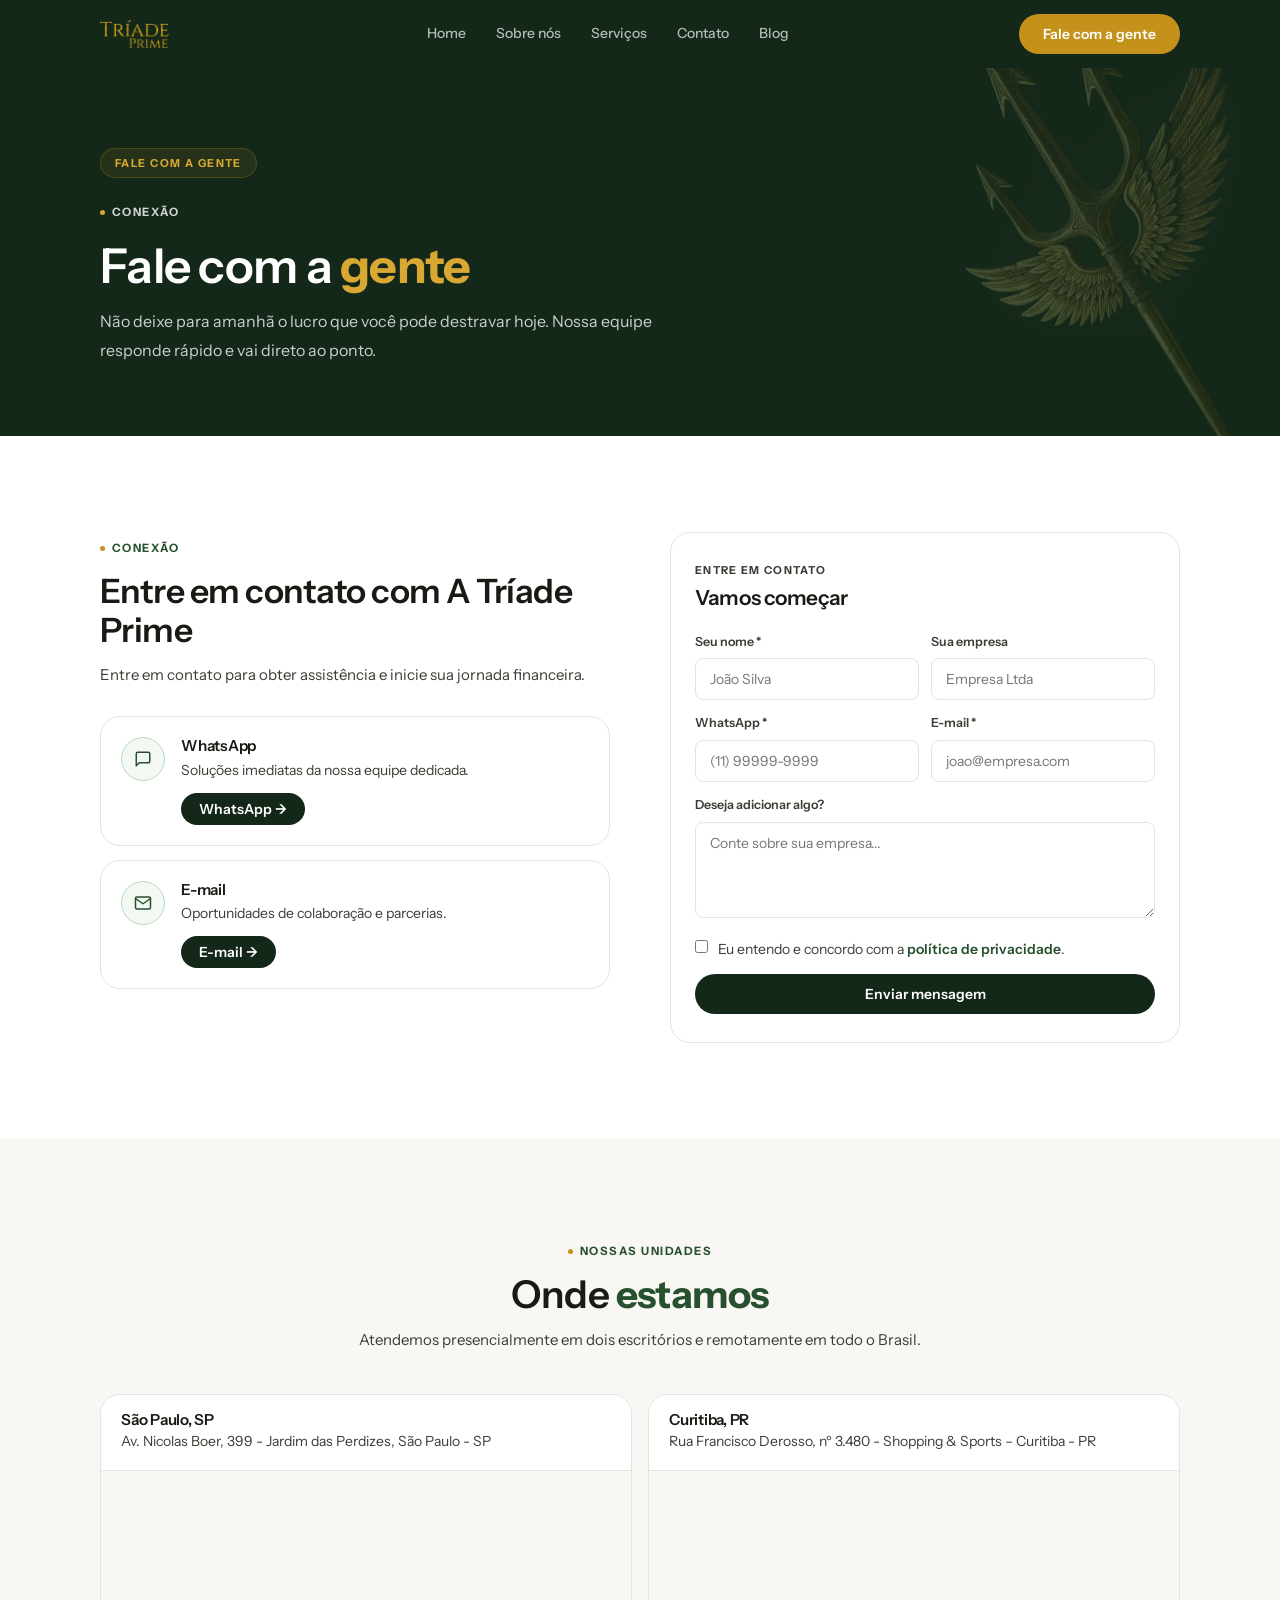
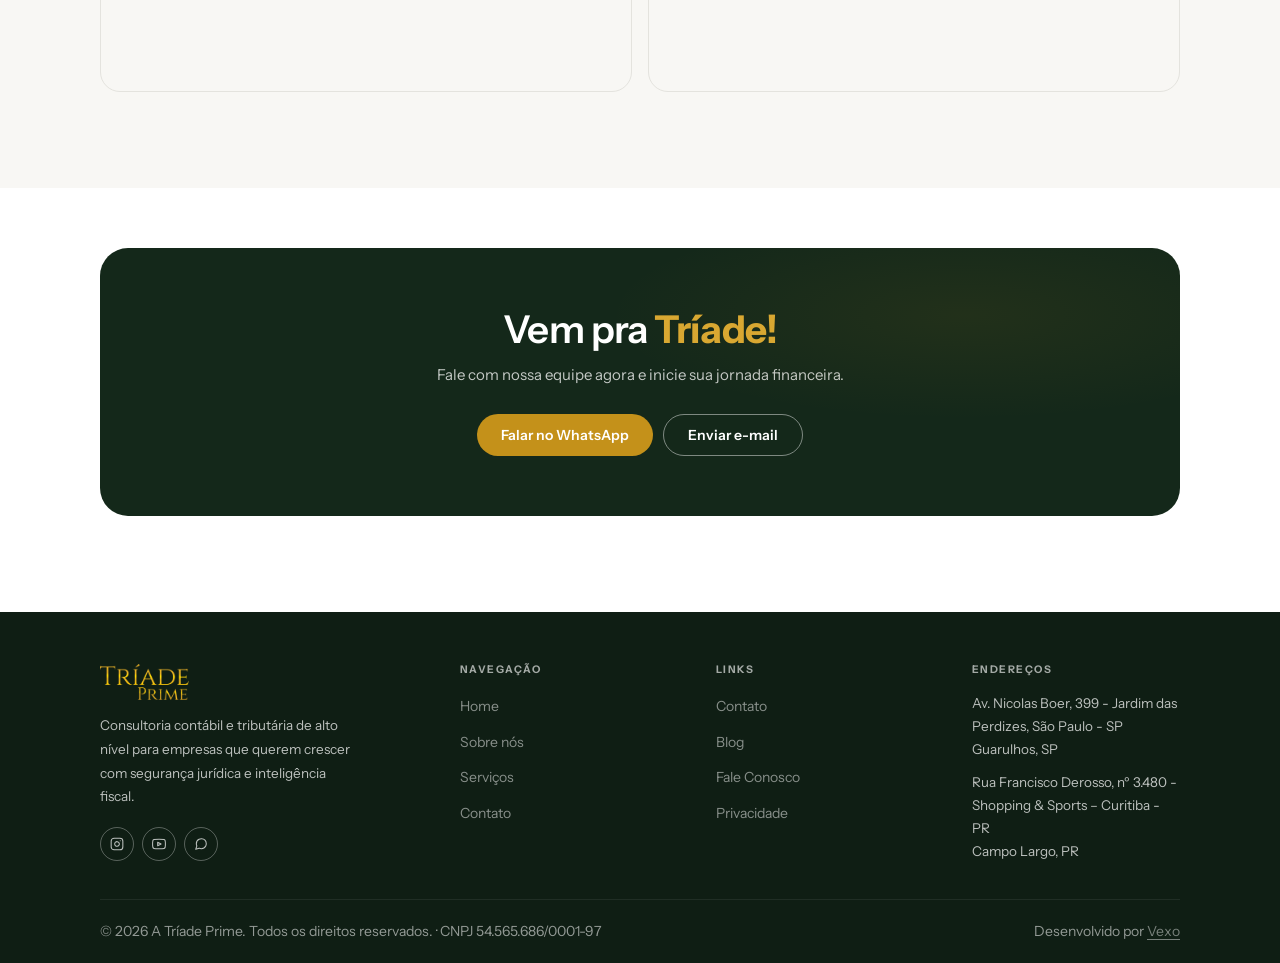
<file: contato.html>
﻿<!DOCTYPE html>
<html lang="pt-BR" hreflang="pt-BR">
<head>
<meta charset="UTF-8"/>
<meta name="robots" content="index, follow"/>
<meta name="viewport" content="width=device-width,initial-scale=1.0"/>
<meta name="theme-color" content="#14281a"/>
<title>Contato | Fale com a Tríade Prime · SP e Curitiba</title>
<meta name="description" content="Entre em contato com a Tríade Prime. Atendemos em São Paulo (Jardim das Perdizes) e Curitiba (Xaxim). WhatsApp, e-mail ou presencial — escolha como prefere."/>
<meta name="keywords" content="contato tríade prime, endereço são paulo, endereço curitiba, whatsapp assessoria tributária, agendar consulta tributária"/>
<link rel="canonical" href="https://www.triadeprime.com.br/contato"/>
<meta property="og:type" content="website"/>
<meta property="og:locale" content="pt_BR"/>
<meta property="og:title" content="Contato | A Tríade Prime"/>
<meta property="og:description" content="Entre em contato com a Tríade Prime."/>
<meta property="og:image" content="https://www.triadeprime.com.br/og-contato.jpg"/>
<meta name="twitter:card" content="summary_large_image"/>
<meta name="twitter:title" content="Contato | Fale com a Tríade Prime · SP e Curitiba"/>
<meta name="twitter:description" content="Entre em contato com a Tríade Prime. Atendemos em São Paulo (Jardim das Perdizes) e Curitiba (Xaxim). WhatsApp, e-mail ou presencial — escolha como prefere."/>
<meta name="twitter:image" content="https://www.triadeprime.com.br/og-contato.jpg"/>
<meta property="og:url" content="https://www.triadeprime.com.br/contato"/>
<meta property="og:type" content="website"/>

<link rel="preconnect" href="https://fonts.googleapis.com"/>
<link rel="preconnect" href="https://fonts.gstatic.com" crossorigin/>
<link href="https://fonts.googleapis.com/css2?family=Instrument+Sans:ital,wght@0,400;0,500;0,600;0,700;1,400;1,600&display=swap" rel="stylesheet"/>
<style>
/* TOKENS */
:root{
  --g9:#0f1e14; --g8:#14281a; --g7:#1c3824; --g6:#27502f; --g5:#376640;
  --g2:#b8d9bc; --g1:#e4f0e5; --g0:#f3f8f3;
  --au:#c4911a; --au2:#d9a832; --au3:#ecc95a;
  --ink:#181a14; --mid:#44473e; --faint:#9aa094;
  --rule:#e4e3de; --paper:#f8f7f4; --white:#ffffff;
  --f:'Instrument Sans',system-ui,sans-serif;
  --r8:8px; --r14:14px; --r20:20px; --r28:28px; --rp:9999px;
  --ease:cubic-bezier(.4,0,.2,1);
}
*{box-sizing:border-box;margin:0;padding:0;}
html{-webkit-font-smoothing:antialiased;scroll-behavior:smooth;}
body{font-family:var(--f);font-size:16px;line-height:1.65;color:var(--ink);background:var(--white);overflow-x:hidden;}
img{display:block;max-width:100%;height:auto;}
a{color:inherit;text-decoration:none;}

/* LAYOUT */
.w{max-width:1160px;margin:0 auto;padding:0 20px;}
@media(min-width:600px){.w{padding:0 32px;}}
@media(min-width:1000px){.w{padding:0 40px;}}

/* TYPE — base */
h1,h2,h3,h4{font-family:var(--f);font-weight:600;color:var(--ink);letter-spacing:-.015em;line-height:1.15;}
p{line-height:1.7;}

/* KEY RULE: dark sections force all text white */
.dark-sec{background:var(--g8);}
.dark-sec,
.dark-sec h1,.dark-sec h2,.dark-sec h3,.dark-sec h4,.dark-sec p,
.dark-sec span,.dark-sec li,.dark-sec label{color:var(--white);}
.dark-sec em{color:var(--au2) !important;}
.dark-sec .sub{color:rgba(255,255,255,.75) !important;}
.dark-sec .faint-txt{color:rgba(255,255,255,.65) !important;}

/* Eyebrow */
.eyebrow{
  display:inline-flex;align-items:center;gap:7px;
  font-size:11.5px;font-weight:700;letter-spacing:.13em;text-transform:uppercase;color:var(--g6);
}
.eyebrow::before{content:'';width:5px;height:5px;border-radius:50%;background:var(--au);}
.dark-sec .eyebrow{color:rgba(255,255,255,.8);}
.dark-sec .eyebrow::before{background:var(--au2);}
em{font-style:normal;font-weight:700;color:var(--g6);}

/* BUTTONS */
.btn{
  display:inline-flex;align-items:center;gap:8px;
  font-family:var(--f);font-size:14px;font-weight:600;line-height:1;
  padding:13px 24px;border-radius:var(--rp);border:none;cursor:pointer;
  transition:transform .22s var(--ease),box-shadow .22s,background .22s,border-color .22s;
  white-space:nowrap;
}
.btn:active{transform:scale(.97);}
.btn-dk{background:var(--g8);color:var(--white);}
.btn-dk:hover{background:var(--g7);box-shadow:0 5px 18px rgba(14,24,18,.28);}
.btn-au{background:var(--au);color:var(--white);}
.btn-au:hover{background:var(--au2);box-shadow:0 5px 18px rgba(196,145,26,.32);}
.btn-ln{background:transparent;color:var(--ink);border:1.5px solid var(--rule);}
.btn-ln:hover{border-color:var(--g6);color:var(--g6);}
.btn-ln-w{background:transparent;color:var(--white);border:1.5px solid rgba(255,255,255,.28);}
.btn-ln-w:hover{border-color:rgba(255,255,255,.65);}

/* REVEAL */
.rv{opacity:1;transform:none;transition:opacity .55s var(--ease),transform .55s var(--ease);}
.js-on .rv{opacity:0;transform:translateY(16px);}
.rv.in{opacity:1 !important;transform:none !important;}
.rv.d1{transition-delay:.1s;}.rv.d2{transition-delay:.2s;}.rv.d3{transition-delay:.3s;}

/* HEADER */
.hdr{position:sticky;top:0;z-index:900;background:var(--g8);}
.hdr-in{max-width:1160px;margin:0 auto;padding:0 20px;height:68px;display:flex;align-items:center;}
@media(min-width:600px){.hdr-in{padding:0 32px;}}
@media(min-width:1000px){.hdr-in{padding:0 40px;}}
.hdr-logo img{height:28px;width:auto;}
.hdr-nav{display:none;gap:2px;}
.hdr-nav a{font-size:14px;font-weight:500;color:rgba(255,255,255,.68);padding:8px 14px;border-radius:var(--rp);transition:.2s;}
.hdr-nav a:hover{color:var(--white);background:rgba(255,255,255,.07);}
.hdr-cta{display:none;}
.hdr-tog{margin-left:auto;background:none;border:none;cursor:pointer;display:flex;flex-direction:column;gap:5px;padding:6px;}
.hdr-tog span{display:block;width:22px;height:2px;background:var(--white);border-radius:2px;transition:.25s;}
.mob-nav{display:none;position:fixed;top:68px;inset:68px 0 0;background:var(--g8);z-index:899;padding:24px 20px;flex-direction:column;}
.mob-nav.open{display:flex;}
.mob-nav a{font-size:19px;font-weight:600;color:rgba(255,255,255,.8);padding:16px 6px;border-bottom:1px solid rgba(255,255,255,.07);transition:color .2s;}
.mob-nav a:hover{color:var(--au3);}
.mob-nav .btn{margin-top:24px;align-self:flex-start;}
@media(min-width:860px){
  .hdr-nav{display:flex;flex:1;justify-content:center;} .hdr-cta{display:inline-flex;} .hdr-tog{display:none;}
}

/* PAGE HERO */
.pg-hero{
  background:var(--g8);padding:44px 0 48px;
  position:relative;overflow:hidden;
}
@media(min-width:860px){.pg-hero{padding:80px 0 72px;}}
.pg-hero .w{position:relative;z-index:1;}
.pg-hero h1{color:var(--white);font-size:clamp(1.9rem,6vw,3rem);max-width:720px;margin-bottom:14px;}
.pg-hero em{color:var(--au2) !important;}
.pg-hero p{color:rgba(255,255,255,.78);font-size:16px;max-width:560px;line-height:1.78;}
.pg-hero .eyebrow{color:rgba(255,255,255,.8);margin-bottom:16px;}
.pg-hero .eyebrow::before{background:var(--au2);}
.trident-bg{
  position:absolute;
  right:-60px;top:50%;transform:translateY(-50%);
  width:min(460px,52vw);opacity:.2;
  pointer-events:none;
  filter:drop-shadow(0 0 30px rgba(201,162,39,.1));
}
@media(max-width:600px){
  .trident-bg{right:-80px;top:10%;transform:none;width:260px;opacity:.14;}
}

/* SECTIONS */
.sec{padding:60px 0;}
@media(min-width:860px){.sec{padding:96px 0;}}
.sec-lt{background:var(--white);}
.sec-pa{background:var(--paper);}
.sec-dk{background:var(--g8);}
.sec-dk .eyebrow{color:rgba(255,255,255,.8);}
.sec-dk .eyebrow::before{background:var(--au2);}
.sec-dk .sh p{color:rgba(255,255,255,.75);}
.sec-dk h2,.sec-dk h3,.sec-dk h4{color:var(--white);}
.sec-dk p{color:rgba(255,255,255,.8);}
.sec-dk em{color:var(--au2) !important;}

/* Section header */
.sh{margin-bottom:40px;}
.sh .eyebrow{margin-bottom:12px;}
.sh h2{font-size:clamp(1.6rem,4.5vw,2.4rem);margin-bottom:10px;}
.sh p{color:var(--mid);font-size:15px;line-height:1.75;max-width:580px;}
.sh.center{text-align:center;}
.sh.center p{margin:0 auto;}
.sec-dk .sh h2{color:var(--white);}
.sec-dk .sh p{color:rgba(255,255,255,.75);}

/* 2-col grid */
.grid2{display:grid;gap:36px;}
@media(min-width:760px){.grid2{grid-template-columns:1fr 1fr;gap:52px;align-items:center;}}
.grid3{display:grid;gap:16px;}
@media(min-width:640px){.grid3{grid-template-columns:repeat(2,1fr);}}
@media(min-width:900px){.grid3{grid-template-columns:repeat(3,1fr);}}

/* Card base */
.card{background:var(--white);border:1px solid var(--rule);border-radius:var(--r20);padding:28px 24px;transition:.28s var(--ease);}
.card:hover{transform:translateY(-3px);box-shadow:0 12px 36px rgba(14,24,18,.09);}
.card-dk{background:rgba(255,255,255,.04);border:1px solid rgba(255,255,255,.08);border-radius:var(--r20);padding:24px 20px;}
.card-dk h3,.card-dk h4{color:var(--white);}
.card-dk p{color:rgba(255,255,255,.8);}

/* Image blocks */
.img-block{border-radius:var(--r20);overflow:hidden;background:var(--g1);}
.img-block img{width:100%;height:100%;object-fit:cover;display:block;}
.img-block.ratio-4-3{aspect-ratio:4/3;}
.img-block.ratio-16-9{aspect-ratio:16/9;}
.img-block.ratio-3-4{aspect-ratio:3/4;}

/* Checklist */
.checks{list-style:none;display:flex;flex-direction:column;gap:10px;}
.checks li{display:flex;align-items:flex-start;gap:12px;font-size:14.5px;color:var(--mid);}
.ck{
  width:20px;height:20px;border-radius:50%;flex-shrink:0;margin-top:2px;
  background:var(--g0);border:1px solid var(--g2);
  background-image:url("data:image/svg+xml,%3Csvg xmlns='http://www.w3.org/2000/svg' viewBox='0 0 24 24' fill='none' stroke='%23376640' stroke-width='2.5' stroke-linecap='round' stroke-linejoin='round'%3E%3Cpath d='M20 6L9 17l-5-5'/%3E%3C/svg%3E");
  background-size:11px;background-position:center;background-repeat:no-repeat;
}
.ck-au{
  background:rgba(196,145,26,.12);border:1px solid rgba(196,145,26,.3);
  background-image:url("data:image/svg+xml,%3Csvg xmlns='http://www.w3.org/2000/svg' viewBox='0 0 24 24' fill='none' stroke='%23d9a832' stroke-width='2.5' stroke-linecap='round' stroke-linejoin='round'%3E%3Cpath d='M20 6L9 17l-5-5'/%3E%3C/svg%3E");
  background-size:11px;background-position:center;background-repeat:no-repeat;
}

/* Icon circle */
.ico{width:44px;height:44px;border-radius:50%;flex-shrink:0;display:flex;align-items:center;justify-content:center;}
.ico-g{background:var(--g0);border:1px solid var(--g2);}
.ico-au{background:rgba(196,145,26,.12);border:1px solid rgba(196,145,26,.25);}

/* CTA strip */
.cta-strip{
  background:var(--g8);border-radius:var(--r28);
  padding:44px 24px;text-align:center;position:relative;overflow:hidden;
}
@media(min-width:600px){.cta-strip{padding:60px 48px;}}
.cta-strip::after{content:'';position:absolute;inset:0;background:radial-gradient(ellipse 55% 65% at 80% 25%,rgba(196,145,26,.08) 0%,transparent 60%);pointer-events:none;}
.cta-strip h2{color:var(--white) !important;font-size:clamp(1.5rem,5vw,2.4rem);margin-bottom:10px;position:relative;}
.cta-strip h2 em{color:var(--au2) !important;}
.cta-strip p{color:rgba(255,255,255,.75) !important;max-width:420px;margin:0 auto 26px;font-size:15px;line-height:1.75;position:relative;}
.cta-btns{display:flex;justify-content:center;gap:10px;flex-wrap:wrap;position:relative;}
.sec-cta{padding:40px 0 64px;}
@media(min-width:860px){.sec-cta{padding:60px 0 96px;}}

/* Number stat */
.stat-num{font-size:2.2rem;font-weight:700;line-height:1;margin-bottom:6px;}
.stat-lbl{font-size:14px;line-height:1.5;}

/* FOOTER */
.ftr{background:var(--g9);padding:52px 0 0;}
.ftr-grid{display:grid;gap:36px;padding-bottom:36px;border-bottom:1px solid rgba(255,255,255,.07);}
@media(min-width:700px){.ftr-grid{grid-template-columns:1.5fr 1fr 1fr 1fr;gap:48px;}}
.ftr-logo img{height:36px;width:auto;margin-bottom:14px;filter:brightness(1.1);}
.ftr-desc{font-size:14px;color:rgba(255,255,255,.72);line-height:1.75;max-width:260px;margin-bottom:18px;}
.ftr-social{display:flex;gap:8px;}
.ftr-sl{width:34px;height:34px;border-radius:50%;border:1px solid rgba(255,255,255,.3);display:flex;align-items:center;justify-content:center;color:rgba(255,255,255,.72);transition:.22s;}
.ftr-sl:hover{border-color:var(--au2);color:var(--au2);}
.ftr-sl svg{width:14px;height:14px;}
.ftr-col h4{font-size:10.5px;font-weight:700;letter-spacing:.14em;text-transform:uppercase;color:rgba(255,255,255,.62);margin-bottom:16px;}
.ftr-col ul{display:flex;flex-direction:column;gap:9px;list-style:none;padding:0;}
.ftr-col a{font-size:14px;color:rgba(255,255,255,.5);transition:color .2s;}
.ftr-col a:hover{color:var(--white);}
.ftr-addr{font-size:14px;color:rgba(255,255,255,.72);line-height:1.7;}
.ftr-addr+.ftr-addr{margin-top:10px;}
.ftr-bot{padding:20px 0;display:flex;flex-direction:column;align-items:center;gap:8px;text-align:center;font-size:14px;color:rgba(255,255,255,.55);}
@media(min-width:700px){.ftr-bot{flex-direction:row;justify-content:space-between;text-align:left;}}
</style>
<link rel="stylesheet" href="style.css">
<link rel="manifest" href="manifest.json">
<style>.contato-g{display:grid;gap:40px;}@media(min-width:760px){.contato-g{grid-template-columns:1fr 1fr;gap:60px;align-items:start;}}.map-g{display:grid;gap:16px;}@media(min-width:640px){.map-g{grid-template-columns:1fr 1fr;}}</style>
<link rel="icon" type="image/png" sizes="16x16" href="favicon-16x16.png">
<link rel="icon" type="image/png" sizes="32x32" href="favicon-32x32.png">
<link rel="icon" type="image/png" sizes="48x48" href="favicon-48x48.png">
<link rel="apple-touch-icon" sizes="180x180" href="apple-touch-icon.png">
<link rel="icon" type="image/svg+xml" href="favicon.svg"><script type="application/ld+json">
{
  "@context": "https://schema.org",
  "@graph": [
    {
      "@type": "BreadcrumbList",
      "itemListElement": [
        { "@type": "ListItem", "position": 1, "name": "Home", "item": "https://www.triadeprime.com.br/" },
        { "@type": "ListItem", "position": 2, "name": "Contato", "item": "https://www.triadeprime.com.br/contato" }
      ]
    },
    {
      "@type": "ContactPage",
      "name": "Contato | Tríade Prime",
      "url": "https://www.triadeprime.com.br/contato",
      "description": "Entre em contato com a Tríade Prime em São Paulo ou Curitiba. Atendimento de segunda a sexta das 10h às 19h.",
      "publisher": { "@id": "https://www.triadeprime.com.br/#organization" }
    }
  ]
}
</script></head>
<body>
<header class="hdr">
  <div class="hdr-in">
    <a href="/" aria-label="A Tríade Prime"><img class="hdr-logo" src="[data-uri]" alt="A Tríade Prime" width="140" height="56" style="height:28px;width:auto;"/></a>
    <nav class="hdr-nav" aria-label="Principal">
      <a href="/">Home</a><a href="/sobre-nos">Sobre nós</a><a href="/servicos">Serviços</a>
      <a href="/contato">Contato</a><a href="/blog">Blog</a>
    </nav>
    <a href="https://wa.me/5511974432211?text=Ol%C3%A1!%20Gostaria%20de%20falar%20com%20um%20especialista%20da%20Tr%C3%ADade%20Prime." target="_blank" rel="noopener" class="btn btn-au hdr-cta">Fale com a gente</a>
    <button class="hdr-tog" id="tog" aria-label="Abrir menu" aria-expanded="false">
      <span></span><span></span><span></span>
    </button>
  </div>
</header>
<nav class="mob-nav" id="mnav">
  <a href="/">Home</a><a href="/sobre-nos">Sobre nós</a><a href="/servicos">Serviços</a>
  <a href="/contato">Contato</a><a href="/blog">Blog</a>
  <a href="https://wa.me/5511974432211?text=Ol%C3%A1!%20Entrei%20em%20contato%20pelo%20site%20da%20Tr%C3%ADade%20Prime%20e%20gostaria%20de%20falar%20com%20um%20especialista." target="_blank" rel="noopener" class="btn btn-au">Fale com a gente</a>
</nav>
<main>
<section class="pg-hero">
  <div class="trident-bg"><img src="[data-uri]" alt="" aria-hidden="true" style="width:100%;height:auto;"/></div>
  <div class="w">
    <span style="display:inline-flex;align-items:center;gap:7px;font-size:11px;font-weight:700;letter-spacing:.13em;text-transform:uppercase;color:var(--au2);background:rgba(196,145,26,.1);border:1px solid rgba(196,145,26,.25);padding:5px 14px;border-radius:var(--rp);margin-bottom:18px;">Fale com a gente</span><br>
    <div class="eyebrow" style="margin-bottom:16px;">Conexão</div>
    <h1>Fale com a <em>gente</em></h1>
    <p style="margin-top:14px;">Não deixe para amanhã o lucro que você pode destravar hoje. Nossa equipe responde rápido e vai direto ao ponto.</p>
  </div>
</section>
<section class="sec sec-lt"><div class="w contato-g"><div class="rv"><div class="eyebrow" style="margin-bottom:14px;">Conexão</div><h2 style="font-size:clamp(1.5rem,4vw,2.1rem);color:var(--ink);margin-bottom:12px;">Entre em contato com A Tríade Prime</h2><p style="color:var(--mid);font-size:15px;line-height:1.8;margin-bottom:28px;">Entre em contato para obter assistência e inicie sua jornada financeira.</p><div style="display:flex;flex-direction:column;gap:14px;"><div class="card" style="display:flex;gap:16px;align-items:flex-start;padding:20px;"><div class="ico ico-g"><svg width="18" height="18" viewBox="0 0 24 24" fill="none" stroke="var(--g6)" stroke-width="2" stroke-linecap="round" stroke-linejoin="round"><path d="M21 15a2 2 0 01-2 2H7l-4 4V5a2 2 0 012-2h14a2 2 0 012 2z"/></svg></div><div><h4 style="font-size:.95rem;margin-bottom:4px;color:var(--ink);">WhatsApp</h4><p style="color:var(--mid);font-size:14px;margin-bottom:10px;">Soluções imediatas da nossa equipe dedicada.</p><a href="https://wa.me/5511974432211?text=Ol%C3%A1!%20Entrei%20em%20contato%20pelo%20site%20da%20Tr%C3%ADade%20Prime%20e%20gostaria%20de%20agendar%20uma%20conversa." class="btn btn-dk" style="padding:9px 18px;font-size:14px;">WhatsApp →</a></div></div><div class="card" style="display:flex;gap:16px;align-items:flex-start;padding:20px;"><div class="ico ico-g"><svg width="18" height="18" viewBox="0 0 24 24" fill="none" stroke="var(--g6)" stroke-width="2" stroke-linecap="round" stroke-linejoin="round"><path d="M4 4h16c1.1 0 2 .9 2 2v12c0 1.1-.9 2-2 2H4c-1.1 0-2-.9-2-2V6c0-1.1.9-2 2-2z"/><polyline points="22,6 12,13 2,6"/></svg></div><div><h4 style="font-size:.95rem;margin-bottom:4px;color:var(--ink);">E-mail</h4><p style="color:var(--mid);font-size:14px;margin-bottom:10px;">Oportunidades de colaboração e parcerias.</p><a href="mailto:contato@triadeprime.com.br" class="btn btn-dk" style="padding:9px 18px;font-size:14px;">E-mail →</a></div></div></div></div>
<div class="rv d1"><div style="background:var(--white);border:1px solid var(--rule);border-radius:var(--r20);padding:28px 24px;"><p style="font-size:11px;font-weight:700;letter-spacing:.12em;text-transform:uppercase;color:var(--mid);margin-bottom:6px;">Entre em contato</p><h3 style="font-size:1.3rem;margin-bottom:22px;color:var(--ink);">Vamos começar</h3><form action="#" method="post" style="display:flex;flex-direction:column;gap:13px;"><div style="display:grid;grid-template-columns:1fr 1fr;gap:12px;"><div><label for="nome" style="font-size:12.5px;font-weight:600;color:var(--mid);display:block;margin-bottom:6px;">Seu nome *</label><input id="nome" name="nome" type="text" placeholder="João Silva" required style="width:100%;padding:11px 14px;border:1.5px solid var(--rule);border-radius:var(--r8);font-family:var(--f);font-size:14px;color:var(--ink);background:var(--white);outline:none;transition:border-color .2s;" onfocus="this.style.borderColor='var(--g6)'" onblur="this.style.borderColor='var(--rule)'"/></div><div><label for="empresa" style="font-size:12.5px;font-weight:600;color:var(--mid);display:block;margin-bottom:6px;">Sua empresa</label><input id="empresa" name="empresa" type="text" placeholder="Empresa Ltda"  style="width:100%;padding:11px 14px;border:1.5px solid var(--rule);border-radius:var(--r8);font-family:var(--f);font-size:14px;color:var(--ink);background:var(--white);outline:none;transition:border-color .2s;" onfocus="this.style.borderColor='var(--g6)'" onblur="this.style.borderColor='var(--rule)'"/></div></div><div style="display:grid;grid-template-columns:1fr 1fr;gap:12px;"><div><label for="whatsapp" style="font-size:12.5px;font-weight:600;color:var(--mid);display:block;margin-bottom:6px;">WhatsApp *</label><input id="whatsapp" name="whatsapp" type="tel" placeholder="(11) 99999-9999" required style="width:100%;padding:11px 14px;border:1.5px solid var(--rule);border-radius:var(--r8);font-family:var(--f);font-size:14px;color:var(--ink);background:var(--white);outline:none;transition:border-color .2s;" onfocus="this.style.borderColor='var(--g6)'" onblur="this.style.borderColor='var(--rule)'"/></div><div><label for="email" style="font-size:12.5px;font-weight:600;color:var(--mid);display:block;margin-bottom:6px;">E-mail *</label><input id="email" name="email" type="email" placeholder="joao@empresa.com" required style="width:100%;padding:11px 14px;border:1.5px solid var(--rule);border-radius:var(--r8);font-family:var(--f);font-size:14px;color:var(--ink);background:var(--white);outline:none;transition:border-color .2s;" onfocus="this.style.borderColor='var(--g6)'" onblur="this.style.borderColor='var(--rule)'"/></div></div><div><label for="msg" style="font-size:12.5px;font-weight:600;color:var(--mid);display:block;margin-bottom:6px;">Deseja adicionar algo?</label><textarea id="msg" name="msg" rows="4" placeholder="Conte sobre sua empresa..." style="width:100%;padding:11px 14px;border:1.5px solid var(--rule);border-radius:var(--r8);font-family:var(--f);font-size:14px;color:var(--ink);outline:none;resize:vertical;transition:border-color .2s;" onfocus="this.style.borderColor='var(--g6)'" onblur="this.style.borderColor='var(--rule)'"></textarea></div><label style="display:flex;align-items:flex-start;gap:10px;font-size:14px;color:var(--mid);cursor:pointer;"><input type="checkbox" required style="margin-top:2px;accent-color:var(--g6);"/><span>Eu entendo e concordo com a <a href="/politica-de-privacidade" style="color:var(--g6);font-weight:600;">política de privacidade</a>.</span></label><button type="submit" class="btn btn-dk" style="width:100%;justify-content:center;">Enviar mensagem</button></form></div></div></div></section>
<section class="sec sec-pa"><div class="w"><div class="sh center rv"><div class="eyebrow">Nossas unidades</div><h2>Onde <em>estamos</em></h2><p>Atendemos presencialmente em dois escritórios e remotamente em todo o Brasil.</p></div><div class="map-g rv d1"><div style="border-radius:var(--r20);overflow:hidden;border:1px solid var(--rule);"><div style="padding:16px 20px;background:var(--white);border-bottom:1px solid var(--rule);"><h4 style="font-size:.95rem;margin-bottom:2px;color:var(--ink);">São Paulo, SP</h4><p style="font-size:14px;color:var(--mid);">Av. Nicolas Boer, 399 - Jardim das Perdizes, São Paulo - SP</p></div><iframe src="https://maps.google.com/maps?q=Av.+Nicolas+Boer,+399,+Jardim+das+Perdizes,+São+Paulo,+SP&output=embed&hl=pt-BR&z=16" width="100%" height="220" style="display:block;border:none;" loading="lazy" title="Escritório São Paulo" allowfullscreen></iframe></div><div style="border-radius:var(--r20);overflow:hidden;border:1px solid var(--rule);"><div style="padding:16px 20px;background:var(--white);border-bottom:1px solid var(--rule);"><h4 style="font-size:.95rem;margin-bottom:2px;color:var(--ink);">Curitiba, PR</h4><p style="font-size:14px;color:var(--mid);">Rua Francisco Derosso, nº 3.480 - Shopping &amp; Sports – Curitiba - PR</p></div><iframe src="https://maps.google.com/maps?q=Rua+Francisco+Derosso,+3480,+Xaxim,+Curitiba,+PR&output=embed&hl=pt-BR&z=16" width="100%" height="220" style="display:block;border:none;" loading="lazy" title="Escritório Curitiba" allowfullscreen></iframe></div></div></div></section>
<section class="sec-cta">
  <div class="w">
    <div class="cta-strip rv">
      <h2>Vem pra <em>Tríade!</em></h2>
      <p>Fale com nossa equipe agora e inicie sua jornada financeira.</p>
      <div class="cta-btns">
        <a href="https://wa.me/5511974432211?text=Ol%C3%A1!%20Entrei%20em%20contato%20pelo%20site%20da%20Tr%C3%ADade%20Prime%20e%20gostaria%20de%20falar%20com%20um%20especialista." target="_blank" rel="noopener" class="btn btn-au">Falar no WhatsApp</a>
        <a href="/contato" class="btn btn-ln-w">Enviar e-mail</a>
      </div>
    </div>
  </div>
</section>
</main>
<footer class="ftr">
  <div class="w">
    <div class="ftr-grid">
      <div>
        <div class="ftr-logo"><img src="[data-uri]" alt="A Tríade Prime" width="130" height="52"/></div>
        <p class="ftr-desc">Consultoria contábil e tributária de alto nível para empresas que querem crescer com segurança jurídica e inteligência fiscal.</p>
        <div class="ftr-social">
          <a href="#" class="ftr-sl" aria-label="Instagram"><svg viewBox="0 0 24 24" fill="none" stroke="currentColor" stroke-width="1.8" stroke-linecap="round" stroke-linejoin="round"><rect x="2" y="2" width="20" height="20" rx="5"/><path d="M16 11.37A4 4 0 1112.63 8 4 4 0 0116 11.37z"/><line x1="17.5" y1="6.5" x2="17.51" y2="6.5"/></svg></a>
          <a href="#" class="ftr-sl" aria-label="YouTube"><svg viewBox="0 0 24 24" fill="none" stroke="currentColor" stroke-width="1.8" stroke-linecap="round" stroke-linejoin="round"><path d="M22.54 6.42a2.78 2.78 0 00-1.95-1.96C18.88 4 12 4 12 4s-6.88 0-8.59.46A2.78 2.78 0 001.46 6.42 29 29 0 001 12a29 29 0 00.46 5.58 2.78 2.78 0 001.95 1.96C5.12 20 12 20 12 20s6.88 0 8.59-.46a2.78 2.78 0 001.95-1.96A29 29 0 0023 12a29 29 0 00-.46-5.58z"/><polygon points="9.75 15.02 15.5 12 9.75 8.98 9.75 15.02"/></svg></a>
          <a href="#" class="ftr-sl" aria-label="WhatsApp"><svg viewBox="0 0 24 24" fill="none" stroke="currentColor" stroke-width="1.8" stroke-linecap="round" stroke-linejoin="round"><path d="M21 11.5a8.38 8.38 0 01-.9 3.8 8.5 8.5 0 01-7.6 4.7 8.38 8.38 0 01-3.8-.9L3 21l1.9-5.7a8.38 8.38 0 01-.9-3.8 8.5 8.5 0 014.7-7.6 8.38 8.38 0 013.8-.9h.5a8.48 8.48 0 018 8v.5z"/></svg></a>
        </div>
      </div>
      <div class="ftr-col"><h4>Navegação</h4><ul>
        <li><a href="/">Home</a></li><li><a href="/sobre-nos">Sobre nós</a></li>
        <li><a href="/servicos">Serviços</a></li><li><a href="/contato">Contato</a></li>
      </ul></div>
      <div class="ftr-col"><h4>Links</h4><ul>
        <li><a href="/contato">Contato</a></li><li><a href="/blog">Blog</a></li>
        <li><a href="/contato">Fale Conosco</a></li><li><a href="/politica-de-privacidade">Privacidade</a></li>
      </ul></div>
      <div class="ftr-col"><h4>Endereços</h4>
        <p class="ftr-addr">Av. Nicolas Boer, 399 - Jardim das Perdizes, São Paulo - SP<br>Guarulhos, SP</p>
        <p class="ftr-addr">Rua Francisco Derosso, nº 3.480 - Shopping &amp; Sports – Curitiba - PR<br>Campo Largo, PR</p>
      </div>
    </div>
    <div class="ftr-bot">
      <span>© 2026 A Tríade Prime. Todos os direitos reservados. · CNPJ 54.565.686/0001-97</span>
      <span>Desenvolvido por <a href="https://byvexo.com.br/" target="_blank" rel="noopener" style="color:inherit;text-decoration:underline;text-underline-offset:3px;opacity:.8;">Vexo</a></span>
    </div>
  </div>
</footer>
<script>
const tog=document.getElementById('tog'),mnav=document.getElementById('mnav');
let op=false;
tog.addEventListener('click',()=>{
  op=!op;mnav.classList.toggle('open',op);tog.setAttribute('aria-expanded',op);
  const s=tog.querySelectorAll('span');
  if(op){s[0].style.transform='translateY(7px) rotate(45deg)';s[1].style.opacity='0';s[2].style.transform='translateY(-7px) rotate(-45deg)';}
  else{s.forEach(x=>{x.style.transform='';x.style.opacity='';});}
});
mnav.querySelectorAll('a').forEach(a=>a.addEventListener('click',()=>{
  op=false;mnav.classList.remove('open');tog.setAttribute('aria-expanded',false);
  tog.querySelectorAll('span').forEach(x=>{x.style.transform='';x.style.opacity='';});
}));
document.body.classList.add('js-on');
const ro=new IntersectionObserver(es=>{es.forEach(e=>{if(e.isIntersecting){e.target.classList.add('in');ro.unobserve(e.target);}});},{threshold:.08,rootMargin:'0px 0px -24px 0px'});
document.querySelectorAll('.rv').forEach(el=>ro.observe(el));
</script>
</html>
</file>
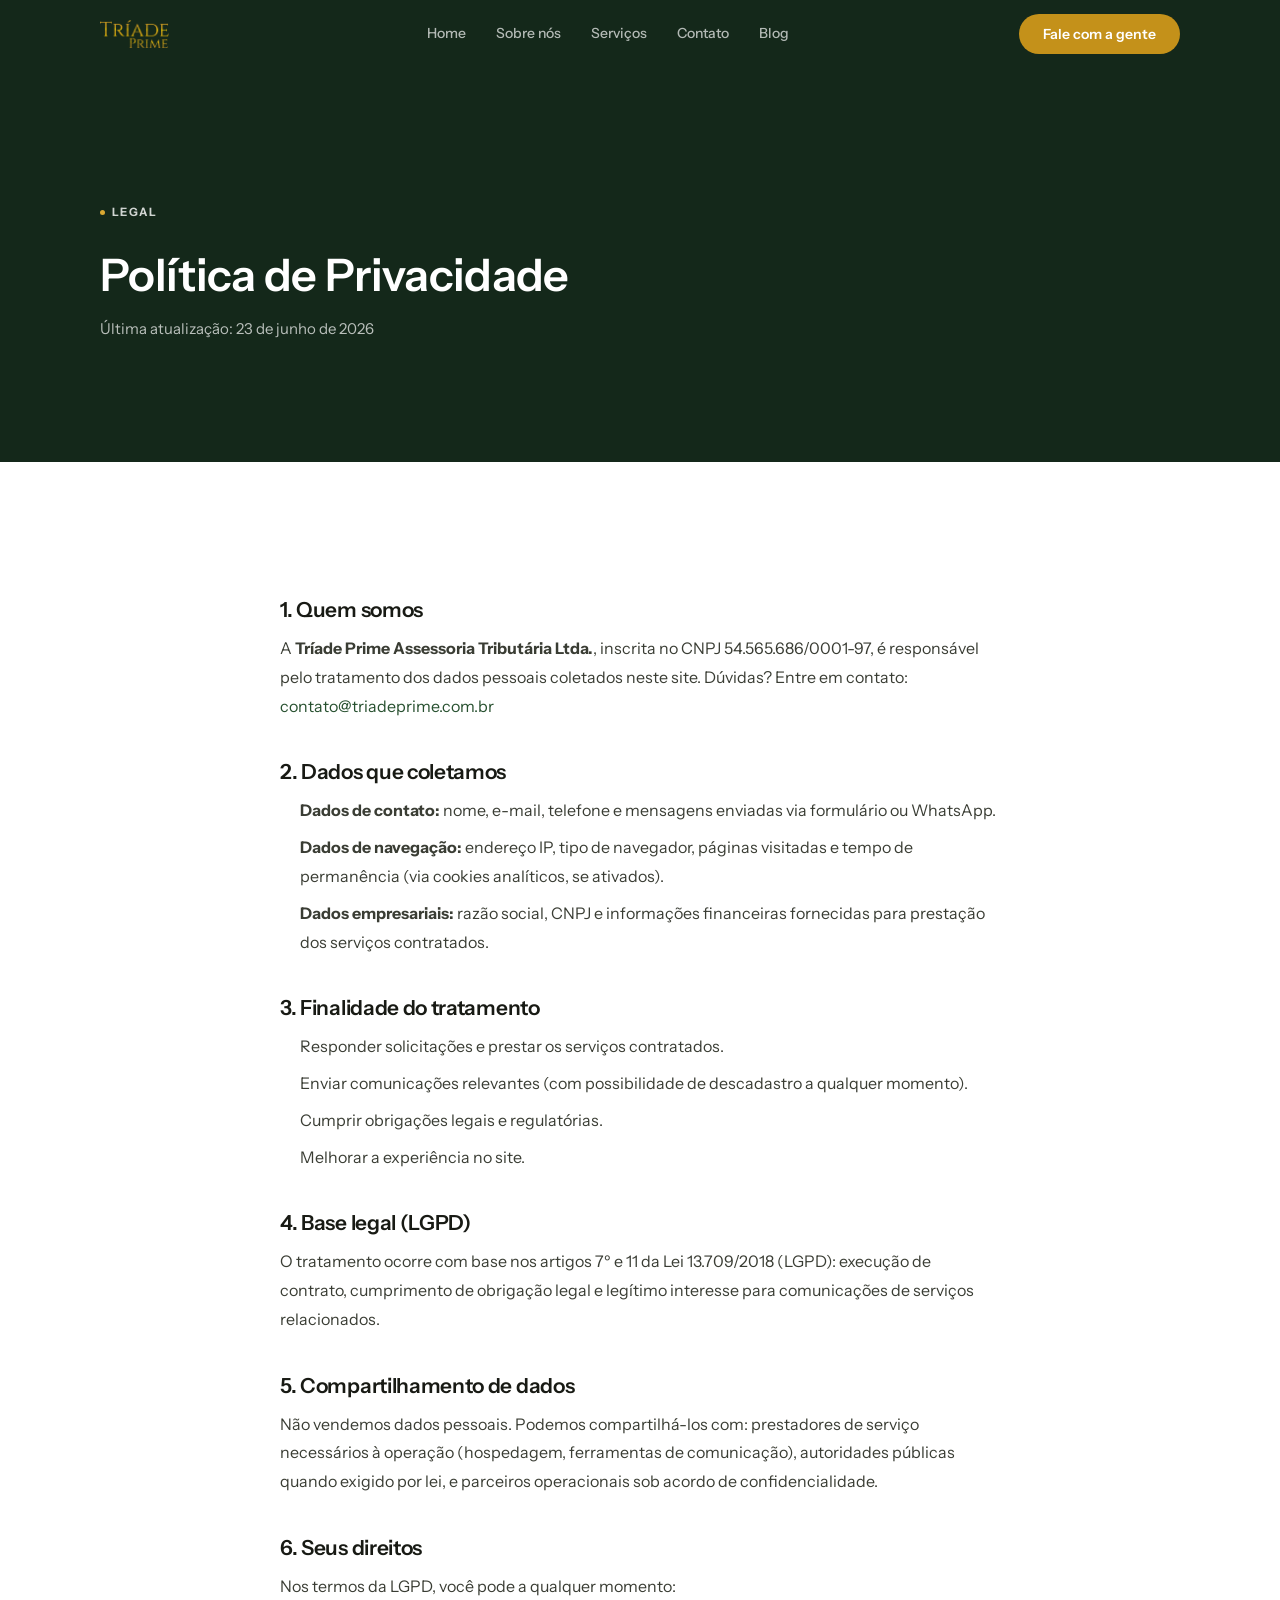
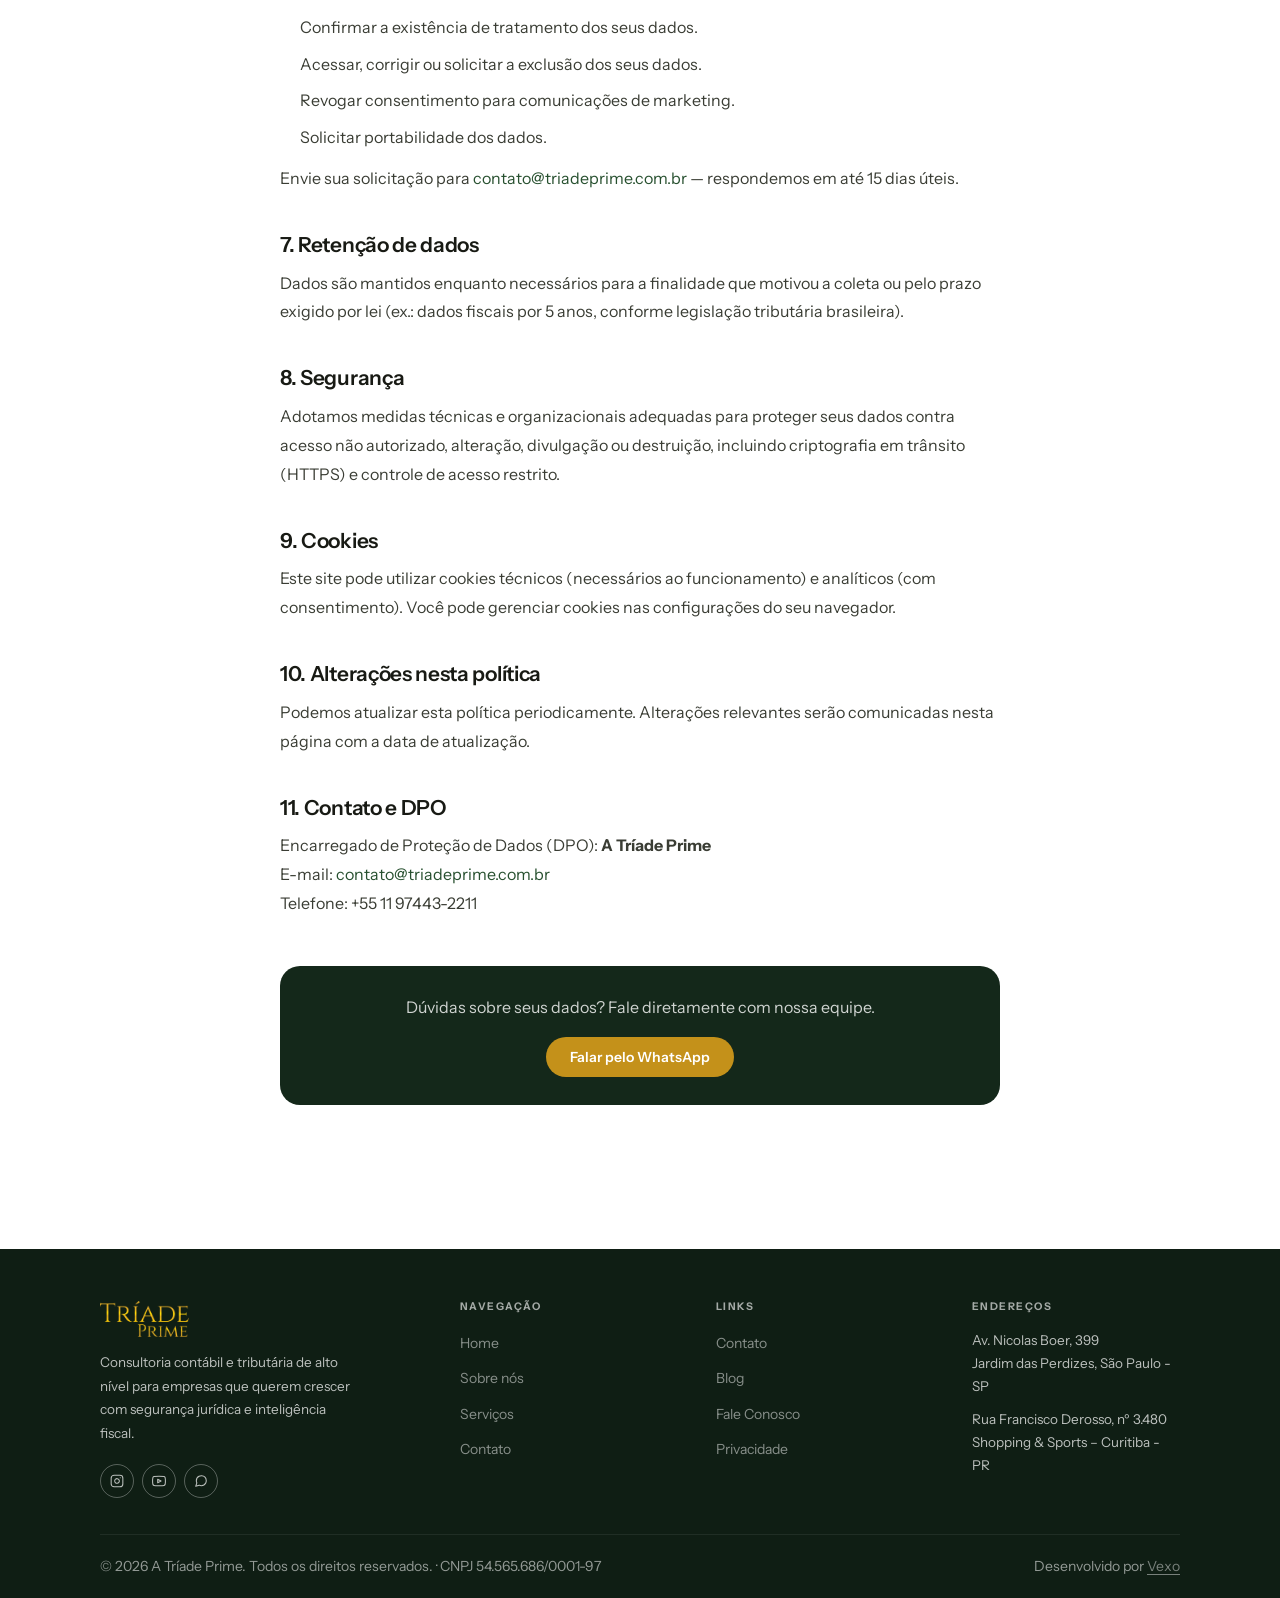
<file: politica-de-privacidade.html>
﻿<!DOCTYPE html>
<html lang="pt-BR" hreflang="pt-BR">
<head>
<meta charset="UTF-8"/>
<meta name="robots" content="index, follow"/>
<meta name="viewport" content="width=device-width,initial-scale=1.0"/>
<meta name="theme-color" content="#14281a"/>
<title>Política de Privacidade | A Tríade Prime</title>
<meta name="description" content="Política de Privacidade da Tríade Prime. Saiba como tratamos seus dados pessoais em conformidade com a LGPD."/>
<link rel="canonical" href="https://www.triadeprime.com.br/politica-de-privacidade"/>
<meta property="og:type" content="website"/>
<meta property="og:locale" content="pt_BR"/>
<meta property="og:title" content="Política de Privacidade | A Tríade Prime"/>
<meta property="og:description" content="Reduza a carga tributária da sua empresa com segurança jurídica. Raio X Tributário, recuperação de créditos e contabilidade que pensa o seu negócio junto com você."/>
<meta property="og:image" content="https://www.triadeprime.com.br/og-home.jpg"/>
<meta name="twitter:card" content="summary_large_image"/>
<meta name="twitter:title" content="A Tríade Prime | Planejamento Tributário e Contabilidade Estratégica"/>
<meta name="twitter:description" content="Reduza a carga tributária da sua empresa com segurança jurídica. Raio X Tributário, recuperação de créditos e contabilidade que pensa o seu negócio junto com vo"/>
<meta name="twitter:image" content="https://www.triadeprime.com.br/og-home.jpg"/>
<meta property="og:url" content="https://www.triadeprime.com.br/politica-de-privacidade"/>
<meta property="og:type" content="website"/>

<link rel="preconnect" href="https://fonts.googleapis.com"/>
<link rel="preconnect" href="https://fonts.gstatic.com" crossorigin/>
<link href="https://fonts.googleapis.com/css2?family=Instrument+Sans:ital,wght@0,400;0,500;0,600;0,700;1,400;1,600&display=swap" rel="stylesheet"/>
<style>
/* TOKENS */
:root{
  --g9:#0f1e14; --g8:#14281a; --g7:#1c3824; --g6:#27502f; --g5:#376640;
  --g2:#b8d9bc; --g1:#e4f0e5; --g0:#f3f8f3;
  --au:#c4911a; --au2:#d9a832; --au3:#ecc95a;
  --ink:#181a14; --mid:#3a3d34; --faint:#9aa094;
  --rule:#e4e3de; --paper:#f8f7f4; --white:#ffffff;
  --f:'Instrument Sans',system-ui,sans-serif;
  --r8:8px; --r14:14px; --r20:20px; --r28:28px; --rp:9999px;
  --ease:cubic-bezier(.4,0,.2,1);
}
*{box-sizing:border-box;margin:0;padding:0;}
html{-webkit-font-smoothing:antialiased;scroll-behavior:smooth;}
body{font-family:var(--f);font-size:16px;line-height:1.65;color:var(--ink);background:var(--white);overflow-x:hidden;}
img{display:block;max-width:100%;height:auto;}
a{color:inherit;text-decoration:none;}

/* LAYOUT */
.w{max-width:1160px;margin:0 auto;padding:0 20px;}
@media(min-width:600px){.w{padding:0 32px;}}
@media(min-width:1000px){.w{padding:0 40px;}}

/* TYPE — base */
h1,h2,h3,h4{font-family:var(--f);font-weight:600;color:var(--ink);letter-spacing:-.015em;line-height:1.15;}
p{line-height:1.7;}

/* KEY RULE: dark sections force all text white */
.dark-sec{background:var(--g8);}
.dark-sec,
.dark-sec h1,.dark-sec h2,.dark-sec h3,.dark-sec h4,.dark-sec p,
.dark-sec span,.dark-sec li,.dark-sec label{color:var(--white);}
.dark-sec em{color:var(--au2) !important;}
.dark-sec .sub{color:rgba(255,255,255,.75) !important;}
.dark-sec .faint-txt{color:rgba(255,255,255,.65) !important;}

/* Eyebrow */
.eyebrow{
  display:inline-flex;align-items:center;gap:7px;
  font-size:11.5px;font-weight:700;letter-spacing:.13em;text-transform:uppercase;color:var(--g6);
}
.eyebrow::before{content:'';width:5px;height:5px;border-radius:50%;background:var(--au);}
.dark-sec .eyebrow{color:rgba(255,255,255,.8);}
.dark-sec .eyebrow::before{background:var(--au2);}
em{font-style:normal;font-weight:700;color:var(--g6);}

/* BUTTONS */
.btn{
  display:inline-flex;align-items:center;gap:8px;
  font-family:var(--f);font-size:14px;font-weight:600;line-height:1;
  padding:13px 24px;border-radius:var(--rp);border:none;cursor:pointer;
  transition:transform .22s var(--ease),box-shadow .22s,background .22s,border-color .22s;
  white-space:nowrap;
}
.btn:active{transform:scale(.97);}
.btn-dk{background:var(--g8);color:var(--white);}
.btn-dk:hover{background:var(--g7);box-shadow:0 5px 18px rgba(14,24,18,.28);}
.btn-au{background:var(--au);color:var(--white);}
.btn-au:hover{background:var(--au2);box-shadow:0 5px 18px rgba(196,145,26,.32);}
.btn-ln{background:transparent;color:var(--ink);border:1.5px solid var(--rule);}
.btn-ln:hover{border-color:var(--g6);color:var(--g6);}

.btn-ln-w{color:var(--white);border-color:rgba(255,255,255,.45);}
.btn-ln-w:hover{border-color:rgba(255,255,255,.65);}

/* REVEAL */
.rv{opacity:1;transform:none;transition:opacity .55s var(--ease),transform .55s var(--ease);}
.js-on .rv{opacity:0;transform:translateY(16px);}
.rv.in{opacity:1 !important;transform:none !important;}
.rv.d1{transition-delay:.1s;}.rv.d2{transition-delay:.2s;}.rv.d3{transition-delay:.3s;}

/* HEADER */
.hdr{position:sticky;top:0;z-index:900;background:var(--g8);}
.hdr-in{max-width:1160px;margin:0 auto;padding:0 20px;height:68px;display:flex;align-items:center;}
@media(min-width:600px){.hdr-in{padding:0 32px;}}
@media(min-width:1000px){.hdr-in{padding:0 40px;}}
.hdr-logo img{height:28px;width:auto;}
.hdr-nav{display:none;gap:2px;}
.hdr-nav a{font-size:14px;font-weight:500;color:rgba(255,255,255,.68);padding:8px 14px;border-radius:var(--rp);transition:.2s;}
.hdr-nav a:hover{color:var(--white);background:rgba(255,255,255,.07);}
.hdr-cta{display:none;}
.hdr-tog{margin-left:auto;background:none;border:none;cursor:pointer;display:flex;flex-direction:column;gap:5px;padding:6px;}
.hdr-tog span{display:block;width:22px;height:2px;background:var(--white);border-radius:2px;transition:.25s;}
.mob-nav{display:none;position:fixed;top:68px;inset:68px 0 0;background:var(--g8);z-index:899;padding:24px 20px;flex-direction:column;}
.mob-nav.open{display:flex;}
.mob-nav a{font-size:19px;font-weight:600;color:rgba(255,255,255,.8);padding:16px 6px;border-bottom:1px solid rgba(255,255,255,.07);transition:color .2s;}
.mob-nav a:hover{color:var(--au3);}
.mob-nav .btn{margin-top:24px;align-self:flex-start;}
@media(min-width:860px){
  .hdr-nav{display:flex;flex:1;justify-content:center;} .hdr-cta{display:inline-flex;} .hdr-tog{display:none;}
}

/* PAGE HERO */
.pg-hero{
  background:var(--g8);padding:44px 0 48px;
  position:relative;overflow:hidden;
}
@media(min-width:860px){.pg-hero{padding:80px 0 72px;}}
.pg-hero .w{position:relative;z-index:1;}
.pg-hero h1{color:var(--white);font-size:clamp(1.9rem,6vw,3rem);max-width:720px;margin-bottom:14px;}
.pg-hero em{color:var(--au2) !important;}
.pg-hero p{color:rgba(255,255,255,.78);font-size:16px;max-width:560px;line-height:1.78;}
.pg-hero .eyebrow{color:rgba(255,255,255,.8);margin-bottom:16px;}
.pg-hero .eyebrow::before{background:var(--au2);}
.trident-bg{
  position:absolute;
  right:-60px;top:50%;transform:translateY(-50%);
  width:min(460px,52vw);opacity:.2;
  pointer-events:none;
  filter:drop-shadow(0 0 30px rgba(201,162,39,.1));
}
@media(max-width:600px){
  .trident-bg{right:-80px;top:10%;transform:none;width:260px;opacity:.14;}
}

/* SECTIONS */
.sec{padding:60px 0;}
@media(min-width:860px){.sec{padding:96px 0;}}
.sec-lt{background:var(--white);}
.sec-pa{background:var(--paper);}
.sec-dk{background:var(--g8);}
.sec-dk .eyebrow{color:rgba(255,255,255,.8);}
.sec-dk .eyebrow::before{background:var(--au2);}
.sec-dk .sh p{color:rgba(255,255,255,.75);}
.sec-dk h2,.sec-dk h3,.sec-dk h4{color:var(--white);}
.sec-dk p{color:rgba(255,255,255,.8);}
.sec-dk em{color:var(--au2) !important;}

/* Section header */
.sh{margin-bottom:40px;}
.sh .eyebrow{margin-bottom:12px;}
.sh h2{font-size:clamp(1.6rem,4.5vw,2.4rem);margin-bottom:10px;}
.sh p{color:var(--mid);font-size:15px;line-height:1.75;max-width:580px;}
.sh.center{text-align:center;}
.sh.center p{margin:0 auto;}
.sec-dk .sh h2{color:var(--white);}
.sec-dk .sh p{color:rgba(255,255,255,.75);}

/* 2-col grid */
.grid2{display:grid;gap:36px;}
@media(min-width:760px){.grid2{grid-template-columns:1fr 1fr;gap:52px;align-items:center;}}
.grid3{display:grid;gap:16px;}
@media(min-width:640px){.grid3{grid-template-columns:repeat(2,1fr);}}
@media(min-width:900px){.grid3{grid-template-columns:repeat(3,1fr);}}

/* Card base */
.card{background:var(--white);border:1px solid var(--rule);border-radius:var(--r20);padding:28px 24px;transition:.28s var(--ease);}
.card:hover{transform:translateY(-3px);box-shadow:0 12px 36px rgba(14,24,18,.09);}
.card-dk{background:rgba(255,255,255,.04);border:1px solid rgba(255,255,255,.08);border-radius:var(--r20);padding:24px 20px;}
.card-dk h3,.card-dk h4{color:var(--white);}
.card-dk p{color:rgba(255,255,255,.8);}

/* Image blocks */
.img-block{border-radius:var(--r20);overflow:hidden;background:var(--g1);}
.img-block img{width:100%;height:100%;object-fit:cover;display:block;}
.img-block.ratio-4-3{aspect-ratio:4/3;}
.img-block.ratio-16-9{aspect-ratio:16/9;}
.img-block.ratio-3-4{aspect-ratio:3/4;}

/* Checklist */
.checks{list-style:none;display:flex;flex-direction:column;gap:10px;}
.checks li{display:flex;align-items:flex-start;gap:12px;font-size:14.5px;color:var(--mid);}
.ck{
  width:20px;height:20px;border-radius:50%;flex-shrink:0;margin-top:2px;
  background:var(--g0);border:1px solid var(--g2);
  background-image:url("data:image/svg+xml,%3Csvg xmlns='http://www.w3.org/2000/svg' viewBox='0 0 24 24' fill='none' stroke='%23376640' stroke-width='2.5' stroke-linecap='round' stroke-linejoin='round'%3E%3Cpath d='M20 6L9 17l-5-5'/%3E%3C/svg%3E");
  background-size:11px;background-position:center;background-repeat:no-repeat;
}
.ck-au{
  background:rgba(196,145,26,.12);border:1px solid rgba(196,145,26,.3);
  background-image:url("data:image/svg+xml,%3Csvg xmlns='http://www.w3.org/2000/svg' viewBox='0 0 24 24' fill='none' stroke='%23d9a832' stroke-width='2.5' stroke-linecap='round' stroke-linejoin='round'%3E%3Cpath d='M20 6L9 17l-5-5'/%3E%3C/svg%3E");
  background-size:11px;background-position:center;background-repeat:no-repeat;
}

/* Icon circle */
.ico{width:44px;height:44px;border-radius:50%;flex-shrink:0;display:flex;align-items:center;justify-content:center;}
.ico-g{background:var(--g0);border:1px solid var(--g2);}
.ico-au{background:rgba(196,145,26,.12);border:1px solid rgba(196,145,26,.25);}

/* CTA strip */
.cta-strip{
  background:var(--g8);border-radius:var(--r28);
  padding:44px 24px;text-align:center;position:relative;overflow:hidden;
}
@media(min-width:600px){.cta-strip{padding:60px 48px;}}
.cta-strip::after{content:'';position:absolute;inset:0;background:radial-gradient(ellipse 55% 65% at 80% 25%,rgba(196,145,26,.08) 0%,transparent 60%);pointer-events:none;}
.cta-strip h2{color:var(--white) !important;font-size:clamp(1.5rem,5vw,2.4rem);margin-bottom:10px;position:relative;}
.cta-strip h2 em{color:var(--au2) !important;}
.cta-strip p{color:rgba(255,255,255,.75) !important;max-width:420px;margin:0 auto 26px;font-size:15px;line-height:1.75;position:relative;}
.cta-btns{display:flex;justify-content:center;gap:10px;flex-wrap:wrap;position:relative;}
.sec-cta{padding:40px 0 64px;}
@media(min-width:860px){.sec-cta{padding:60px 0 96px;}}

/* Number stat */
.stat-num{font-size:2.2rem;font-weight:700;line-height:1;margin-bottom:6px;}
.stat-lbl{font-size:13px;line-height:1.5;}

/* FOOTER */
.ftr{background:var(--g9);padding:52px 0 0;}
.ftr-grid{display:grid;gap:36px;padding-bottom:36px;border-bottom:1px solid rgba(255,255,255,.07);}
@media(min-width:700px){.ftr-grid{grid-template-columns:1.5fr 1fr 1fr 1fr;gap:48px;}}
.ftr-logo img{height:36px;width:auto;margin-bottom:14px;filter:brightness(1.1);}
.ftr-desc{font-size:13.5px;color:rgba(255,255,255,.72);line-height:1.75;max-width:260px;margin-bottom:18px;}
.ftr-social{display:flex;gap:8px;}
.ftr-sl{width:34px;height:34px;border-radius:50%;border:1px solid rgba(255,255,255,.3);display:flex;align-items:center;justify-content:center;color:rgba(255,255,255,.72);transition:.22s;}
.ftr-sl:hover{border-color:var(--au2);color:var(--au2);}
.ftr-sl svg{width:14px;height:14px;}
.ftr-col h4{font-size:10.5px;font-weight:700;letter-spacing:.14em;text-transform:uppercase;color:rgba(255,255,255,.62);margin-bottom:16px;}
.ftr-col ul{display:flex;flex-direction:column;gap:9px;list-style:none;padding:0;}
.ftr-col a{font-size:14px;color:rgba(255,255,255,.5);transition:color .2s;}
.ftr-col a:hover{color:var(--white);}
.ftr-addr{font-size:13.5px;color:rgba(255,255,255,.72);line-height:1.7;}
.ftr-addr+.ftr-addr{margin-top:10px;}
.ftr-bot{padding:20px 0;display:flex;flex-direction:column;align-items:center;gap:8px;text-align:center;font-size:12px;color:rgba(255,255,255,.55);}
@media(min-width:700px){.ftr-bot{flex-direction:row;justify-content:space-between;text-align:left;}}
</style>
<style>
.hero{background:linear-gradient(160deg,rgba(20,40,26,0.055) 0%,rgba(20,40,26,0.02) 38%,var(--white) 65%),var(--white);position:relative;overflow:hidden;border-bottom:1px solid var(--rule);}
.hero-bg{position:absolute;inset:0;pointer-events:none;}

/* Trident — prominent, right side */
/* Deco circles injected */
.hero-deco{position:absolute;inset:0;pointer-events:none;overflow:hidden;}
.hero-deco-c1,.hero-deco-c2,.hero-deco-c3,.hero-deco-l1,.hero-deco-l2,.hero-deco-l3{position:absolute;border-radius:50%;border:1px solid rgba(39,80,47,.1);}
.hero-deco-c1{width:600px;height:600px;right:-180px;top:-200px;}
.hero-deco-c2{width:420px;height:420px;right:-60px;top:-80px;border-color:rgba(201,162,39,.12);}
.hero-deco-c3{width:260px;height:260px;right:60px;top:20px;border-color:rgba(39,80,47,.08);}
.hero-deco-l1{width:700px;height:700px;left:-320px;bottom:-280px;border-color:rgba(39,80,47,.13);background:radial-gradient(ellipse at 30% 70%,rgba(20,40,26,0.06) 0%,transparent 70%);}
.hero-deco-l2{width:440px;height:440px;left:-160px;bottom:-120px;border-color:rgba(39,80,47,.09);background:radial-gradient(ellipse at 20% 80%,rgba(39,80,47,0.05) 0%,transparent 65%);}
.hero-deco-l3{width:220px;height:220px;left:20px;bottom:10px;border-color:rgba(201,162,39,.14);}
.hero-deco-dot{position:absolute;border-radius:50%;background:rgba(39,80,47,0.12);}
.hero-deco-dot1{width:8px;height:8px;left:140px;bottom:60px;}
.hero-deco-dot2{width:5px;height:5px;left:280px;bottom:100px;background:rgba(201,162,39,0.25);}
.hero-deco-dot3{width:6px;height:6px;left:80px;top:60px;background:rgba(201,162,39,0.2);}
.hero-deco-line{position:absolute;left:0;bottom:0;width:min(380px,40vw);height:3px;background:linear-gradient(90deg,rgba(39,80,47,0.18) 0%,transparent 100%);}
@media(max-width:860px){.hero-deco-c1{width:380px;height:380px;right:-120px;top:-120px;}.hero-deco-c2{width:260px;height:260px;right:-40px;top:-40px;}.hero-deco-c3{display:none;}.hero-deco-l1{width:420px;height:420px;left:-180px;}.hero-deco-l2,.hero-deco-l3{display:none;}}
.hero-bg-trident{
  position:absolute;
  right:-20px;top:50%;transform:translateY(-50%);
  width:min(420px,44vw);
  opacity:.18;
  pointer-events:none;
  filter:drop-shadow(0 0 20px rgba(39,80,47,.15));
}
@media(max-width:860px){.hero-bg-trident{right:-40px;width:260px;opacity:.12;top:20%;transform:none;}}
@media(max-width:480px){.hero-bg-trident{right:-60px;width:200px;opacity:.08;}}

/* Decorative circles */

.hero-inner{position:relative;z-index:1;max-width:1160px;margin:0 auto;padding:60px 20px 48px;width:100%;display:flex;align-items:center;gap:48px;}
@media(min-width:600px){.hero-inner{padding:68px 32px 52px;}}
@media(min-width:860px){.hero-inner{padding:80px 40px 72px;gap:64px;}}
.hero-text{max-width:560px;flex:1;min-width:0;}
.hero-img-col{flex:0 0 auto;width:min(640px,52vw);position:relative;}
.hero-img-col img{width:100%;height:auto;border-radius:20px;display:block;box-shadow:0 24px 64px rgba(14,28,18,.18);}
.hero-img-col::before{content:"";position:absolute;inset:-8px -8px 8px 8px;border:2px solid rgba(201,162,39,.35);border-radius:24px;z-index:-1;}
.hero-img-col::after{content:"";position:absolute;bottom:-16px;left:-16px;width:80px;height:80px;border-radius:50%;background:rgba(39,80,47,.12);z-index:-1;}
@media(max-width:860px){.hero-inner{flex-direction:column;gap:32px;} .hero-img-col{width:min(360px,90vw);order:-1;}}
.hero h1{font-size:clamp(1.8rem,4vw,2.6rem);color:var(--ink);margin-bottom:16px;line-height:1.08;}
.hero h1 em{color:var(--g6) !important;font-style:normal;}
.hero-lead{font-size:16px;color:var(--mid);max-width:500px;line-height:1.78;margin-bottom:28px;}
.hero-btns{display:flex!important;flex-direction:row!important;flex-wrap:wrap;gap:12px;align-items:center;}

.hero .eyebrow{color:var(--g6);margin-bottom:16px;}
.hero .eyebrow::before{background:var(--au);}
.yt-wrap{position:relative;border-radius:var(--r20);overflow:hidden;aspect-ratio:16/9;background:var(--g7);box-shadow:0 24px 60px rgba(0,0,0,.5);}
.yt-wrap iframe{position:absolute;inset:0;width:100%;height:100%;border:none;}
.sec-dk .sh{margin-bottom:28px;}
.testi-grid{display:grid;gap:16px;margin-top:36px;}
@media(min-width:640px){.testi-grid{grid-template-columns:repeat(3,1fr);}}
.tc{border:1px solid var(--rule);border-radius:var(--r20);overflow:hidden;background:var(--white);transition:.28s var(--ease);}
.tc:hover{transform:translateY(-3px);box-shadow:0 12px 36px rgba(14,24,18,.1);}
.tc-vid{position:relative;aspect-ratio:9/16;background:var(--g8);}
.tc-vid iframe{position:absolute;inset:0;width:100%;height:100%;border:none;}
.tc-info{padding:14px 16px;}
.tc-info b{font-size:.9rem;font-weight:700;display:block;margin-bottom:2px;color:var(--ink);}
.tc-info span{font-size:13px;color:var(--mid);}
.metrics-grid{display:grid;grid-template-columns:1fr 1fr;gap:14px;}
@media(min-width:640px){.metrics-grid{grid-template-columns:repeat(4,1fr);}}
.metric-card{background:rgba(255,255,255,.04);border:1px solid rgba(255,255,255,.08);border-radius:var(--r14);padding:28px 20px;text-align:center;}
.metric-val{font-size:2.4rem;font-weight:700;color:var(--white);line-height:1;margin-bottom:8px;}
.metric-val.gold{color:var(--au3);}
.metric-lbl{font-size:12px;color:rgba(255,255,255,.7);line-height:1.55;max-width:140px;margin:0 auto;}
.simplify-g{display:grid;gap:48px;align-items:center;}
@media(min-width:860px){.simplify-g{grid-template-columns:1fr 1fr;gap:72px;}}
.checks-box{background:var(--g8);border-radius:var(--r20);padding:28px 24px;}
.ci{display:flex;align-items:flex-start;gap:12px;padding:14px 0;border-top:1px solid rgba(255,255,255,.07);}
.ci:first-of-type{border-top:none;}
.ci-ico{width:24px;height:24px;border-radius:50%;flex-shrink:0;margin-top:1px;background:rgba(196,145,26,.15);border:1px solid rgba(196,145,26,.35);display:flex;align-items:center;justify-content:center;}
.ci-ico svg{width:11px;height:11px;color:var(--au2);}
.ci p{color:rgba(255,255,255,.8);font-size:14.5px;font-weight:500;line-height:1.55;}
.srv-grid{display:grid;gap:16px;}
@media(min-width:700px){.srv-grid{grid-template-columns:repeat(3,1fr);}}
.srv-card{background:var(--white);border:1px solid var(--rule);border-radius:var(--r20);padding:28px 24px;transition:.28s var(--ease);}
.srv-card:hover{transform:translateY(-4px);border-color:var(--au3);box-shadow:0 12px 36px rgba(14,24,18,.09);}
.srv-n{display:inline-flex;align-items:center;justify-content:center;width:36px;height:36px;border-radius:50%;background:var(--g0);border:1px solid var(--g2);font-size:13px;font-weight:700;color:var(--g6);margin-bottom:18px;}
.srv-card h3{font-size:1.1rem;margin-bottom:10px;color:var(--ink);}
.srv-card p{color:var(--mid);font-size:14px;line-height:1.75;margin-bottom:18px;}
.srv-link{display:inline-flex;align-items:center;gap:5px;font-size:13.5px;font-weight:700;color:var(--g6);transition:gap .22s;}
.srv-link:hover{gap:9px;}
.tl{display:flex;flex-direction:column;gap:0;}
.tl-item{display:flex;gap:18px;padding:24px 0;border-top:1px solid var(--rule);}
.tl-item:first-child{border-top:none;padding-top:0;}
.tl-n{flex-shrink:0;width:38px;height:38px;border-radius:50%;border:2px solid var(--au);display:flex;align-items:center;justify-content:center;font-size:14px;font-weight:700;color:var(--au);margin-top:1px;}
.tl-body h3{font-size:1.05rem;margin-bottom:6px;color:var(--ink);}
.tl-body p{font-size:14.5px;color:var(--mid);line-height:1.7;}
@media(min-width:860px){
  .tl{flex-direction:row;position:relative;}
  .tl::before{content:'';position:absolute;top:19px;left:19px;right:19px;height:2px;background:var(--rule);}
  .tl-item{flex-direction:column;border-top:none;padding:0 32px 0 0;flex:1;}
  .tl-item:last-child{padding-right:0;}
  .tl-n{position:relative;z-index:1;background:var(--white);}
  .tl-body{padding-top:18px;}
}
.blog-top{display:flex;align-items:flex-end;justify-content:space-between;gap:16px;flex-wrap:wrap;}
.blog-g{display:grid;gap:16px;}
@media(min-width:640px){.blog-g{grid-template-columns:repeat(3,1fr);}}
.bc-card{border:1px solid var(--rule);border-radius:var(--r20);overflow:hidden;background:var(--white);display:flex;flex-direction:column;transition:.28s var(--ease);text-decoration:none;color:inherit;}
.bc-card:hover{transform:translateY(-4px);box-shadow:0 14px 40px rgba(14,24,18,.1);border-color:var(--g2);}
.bc-card:hover img{transform:scale(1.05);}
</style>
<link rel="stylesheet" href="style.css">
<link rel="manifest" href="manifest.json">
<link rel="icon" type="image/png" sizes="16x16" href="favicon-16x16.png">
<link rel="icon" type="image/png" sizes="32x32" href="favicon-32x32.png">
<link rel="icon" type="image/png" sizes="48x48" href="favicon-48x48.png">
<link rel="apple-touch-icon" sizes="180x180" href="apple-touch-icon.png">
<link rel="icon" type="image/svg+xml" href="favicon.svg"></head>
<body>
<header class="hdr">
  <div class="hdr-in">
    <a href="/" aria-label="A Tríade Prime"><img class="hdr-logo" src="[data-uri]" alt="A Tríade Prime" width="140" height="56" style="height:28px;width:auto;"/></a>
    <nav class="hdr-nav" aria-label="Principal">
      <a href="/">Home</a><a href="/sobre-nos">Sobre nós</a><a href="/servicos">Serviços</a>
      <a href="/contato">Contato</a><a href="/blog">Blog</a>
    </nav>
    <a href="https://wa.me/5511974432211?text=Ol%C3%A1!%20Gostaria%20de%20falar%20com%20um%20especialista%20da%20Tr%C3%ADade%20Prime." target="_blank" rel="noopener" class="btn btn-au hdr-cta">Fale com a gente</a>
    <button class="hdr-tog" id="tog" aria-label="Abrir menu" aria-expanded="false">
      <span></span><span></span><span></span>
    </button>
  </div>
</header>

<nav class="mob-nav" id="mnav">
  <a href="/">Home</a><a href="/sobre-nos">Sobre nós</a><a href="/servicos">Serviços</a>
  <a href="/contato">Contato</a><a href="/blog">Blog</a>
  <a href="/contato" class="btn btn-au">Fale com a gente</a>
</nav>
<main>
<section class="pg-hero">
  <div class="w" style="padding-top:48px;padding-bottom:48px;">
    <div class="eyebrow">Legal</div>
    <h1 style="color:var(--white);font-size:clamp(1.8rem,4vw,2.8rem);margin-top:12px;">Política de Privacidade</h1>
    <p style="color:rgba(255,255,255,.7);margin-top:12px;font-size:15px;">Última atualização: 23 de junho de 2026</p>
  </div>
</section>

<section class="sec sec-lt"><div class="w" style="max-width:800px;">

  <h2 style="font-size:1.3rem;margin-bottom:12px;margin-top:40px;color:var(--ink);">1. Quem somos</h2>
  <p style="color:var(--mid);line-height:1.8;">A <strong>Tríade Prime Assessoria Tributária Ltda.</strong>, inscrita no CNPJ 54.565.686/0001-97, é responsável pelo tratamento dos dados pessoais coletados neste site. Dúvidas? Entre em contato: <a href="mailto:contato@triadeprime.com.br" style="color:var(--g6);">contato@triadeprime.com.br</a></p>

  <h2 style="font-size:1.3rem;margin-bottom:12px;margin-top:40px;color:var(--ink);">2. Dados que coletamos</h2>
  <ul style="color:var(--mid);line-height:1.8;padding-left:20px;display:flex;flex-direction:column;gap:8px;">
    <li><strong>Dados de contato:</strong> nome, e-mail, telefone e mensagens enviadas via formulário ou WhatsApp.</li>
    <li><strong>Dados de navegação:</strong> endereço IP, tipo de navegador, páginas visitadas e tempo de permanência (via cookies analíticos, se ativados).</li>
    <li><strong>Dados empresariais:</strong> razão social, CNPJ e informações financeiras fornecidas para prestação dos serviços contratados.</li>
  </ul>

  <h2 style="font-size:1.3rem;margin-bottom:12px;margin-top:40px;color:var(--ink);">3. Finalidade do tratamento</h2>
  <ul style="color:var(--mid);line-height:1.8;padding-left:20px;display:flex;flex-direction:column;gap:8px;">
    <li>Responder solicitações e prestar os serviços contratados.</li>
    <li>Enviar comunicações relevantes (com possibilidade de descadastro a qualquer momento).</li>
    <li>Cumprir obrigações legais e regulatórias.</li>
    <li>Melhorar a experiência no site.</li>
  </ul>

  <h2 style="font-size:1.3rem;margin-bottom:12px;margin-top:40px;color:var(--ink);">4. Base legal (LGPD)</h2>
  <p style="color:var(--mid);line-height:1.8;">O tratamento ocorre com base nos artigos 7º e 11 da Lei 13.709/2018 (LGPD): execução de contrato, cumprimento de obrigação legal e legítimo interesse para comunicações de serviços relacionados.</p>

  <h2 style="font-size:1.3rem;margin-bottom:12px;margin-top:40px;color:var(--ink);">5. Compartilhamento de dados</h2>
  <p style="color:var(--mid);line-height:1.8;">Não vendemos dados pessoais. Podemos compartilhá-los com: prestadores de serviço necessários à operação (hospedagem, ferramentas de comunicação), autoridades públicas quando exigido por lei, e parceiros operacionais sob acordo de confidencialidade.</p>

  <h2 style="font-size:1.3rem;margin-bottom:12px;margin-top:40px;color:var(--ink);">6. Seus direitos</h2>
  <p style="color:var(--mid);line-height:1.8;margin-bottom:12px;">Nos termos da LGPD, você pode a qualquer momento:</p>
  <ul style="color:var(--mid);line-height:1.8;padding-left:20px;display:flex;flex-direction:column;gap:8px;">
    <li>Confirmar a existência de tratamento dos seus dados.</li>
    <li>Acessar, corrigir ou solicitar a exclusão dos seus dados.</li>
    <li>Revogar consentimento para comunicações de marketing.</li>
    <li>Solicitar portabilidade dos dados.</li>
  </ul>
  <p style="color:var(--mid);line-height:1.8;margin-top:12px;">Envie sua solicitação para <a href="mailto:contato@triadeprime.com.br" style="color:var(--g6);">contato@triadeprime.com.br</a> — respondemos em até 15 dias úteis.</p>

  <h2 style="font-size:1.3rem;margin-bottom:12px;margin-top:40px;color:var(--ink);">7. Retenção de dados</h2>
  <p style="color:var(--mid);line-height:1.8;">Dados são mantidos enquanto necessários para a finalidade que motivou a coleta ou pelo prazo exigido por lei (ex.: dados fiscais por 5 anos, conforme legislação tributária brasileira).</p>

  <h2 style="font-size:1.3rem;margin-bottom:12px;margin-top:40px;color:var(--ink);">8. Segurança</h2>
  <p style="color:var(--mid);line-height:1.8;">Adotamos medidas técnicas e organizacionais adequadas para proteger seus dados contra acesso não autorizado, alteração, divulgação ou destruição, incluindo criptografia em trânsito (HTTPS) e controle de acesso restrito.</p>

  <h2 style="font-size:1.3rem;margin-bottom:12px;margin-top:40px;color:var(--ink);">9. Cookies</h2>
  <p style="color:var(--mid);line-height:1.8;">Este site pode utilizar cookies técnicos (necessários ao funcionamento) e analíticos (com consentimento). Você pode gerenciar cookies nas configurações do seu navegador.</p>

  <h2 style="font-size:1.3rem;margin-bottom:12px;margin-top:40px;color:var(--ink);">10. Alterações nesta política</h2>
  <p style="color:var(--mid);line-height:1.8;">Podemos atualizar esta política periodicamente. Alterações relevantes serão comunicadas nesta página com a data de atualização.</p>

  <h2 style="font-size:1.3rem;margin-bottom:12px;margin-top:40px;color:var(--ink);">11. Contato e DPO</h2>
  <p style="color:var(--mid);line-height:1.8;">Encarregado de Proteção de Dados (DPO): <strong>A Tríade Prime</strong><br>E-mail: <a href="mailto:contato@triadeprime.com.br" style="color:var(--g6);">contato@triadeprime.com.br</a><br>Telefone: +55 11 97443-2211</p>

  <div style="margin:48px 0;padding:28px 32px;background:var(--g8);border-radius:var(--r20);text-align:center;">
    <p style="color:rgba(255,255,255,.8);margin-bottom:16px;">Dúvidas sobre seus dados? Fale diretamente com nossa equipe.</p>
    <a href="https://wa.me/5511974432211?text=Ol%C3%A1!%20Tenho%20uma%20d%C3%BAvida%20sobre%20a%20Pol%C3%ADtica%20de%20Privacidade%20da%20Tr%C3%ADade%20Prime." class="btn btn-au" target="_blank" rel="noopener">Falar pelo WhatsApp</a>
  </div>

</div></section>
</main>

<footer class="ftr">
  <div class="w">
    <div class="ftr-grid">
      <div>
        <div class="ftr-logo"><img src="[data-uri]" alt="A Tríade Prime" width="130" height="52"/></div>
        <p class="ftr-desc">Consultoria contábil e tributária de alto nível para empresas que querem crescer com segurança jurídica e inteligência fiscal.</p>
        <div class="ftr-social">
          <a href="#" class="ftr-sl" aria-label="Instagram"><svg viewBox="0 0 24 24" fill="none" stroke="currentColor" stroke-width="1.8" stroke-linecap="round" stroke-linejoin="round"><rect x="2" y="2" width="20" height="20" rx="5"/><path d="M16 11.37A4 4 0 1112.63 8 4 4 0 0116 11.37z"/><line x1="17.5" y1="6.5" x2="17.51" y2="6.5"/></svg></a>
          <a href="#" class="ftr-sl" aria-label="YouTube"><svg viewBox="0 0 24 24" fill="none" stroke="currentColor" stroke-width="1.8" stroke-linecap="round" stroke-linejoin="round"><path d="M22.54 6.42a2.78 2.78 0 00-1.95-1.96C18.88 4 12 4 12 4s-6.88 0-8.59.46A2.78 2.78 0 001.46 6.42 29 29 0 001 12a29 29 0 00.46 5.58 2.78 2.78 0 001.95 1.96C5.12 20 12 20 12 20s6.88 0 8.59-.46a2.78 2.78 0 001.95-1.96A29 29 0 0023 12a29 29 0 00-.46-5.58z"/><polygon points="9.75 15.02 15.5 12 9.75 8.98 9.75 15.02"/></svg></a>
          <a href="#" class="ftr-sl" aria-label="WhatsApp"><svg viewBox="0 0 24 24" fill="none" stroke="currentColor" stroke-width="1.8" stroke-linecap="round" stroke-linejoin="round"><path d="M21 11.5a8.38 8.38 0 01-.9 3.8 8.5 8.5 0 01-7.6 4.7 8.38 8.38 0 01-3.8-.9L3 21l1.9-5.7a8.38 8.38 0 01-.9-3.8 8.5 8.5 0 014.7-7.6 8.38 8.38 0 013.8-.9h.5a8.48 8.48 0 018 8v.5z"/></svg></a>
        </div>
      </div>
      <div class="ftr-col"><h4>Navegação</h4><ul>
        <li><a href="/">Home</a></li><li><a href="/sobre-nos">Sobre nós</a></li>
        <li><a href="/servicos">Serviços</a></li><li><a href="/contato">Contato</a></li>
      </ul></div>
      <div class="ftr-col"><h4>Links</h4><ul>
        <li><a href="/contato">Contato</a></li><li><a href="/blog">Blog</a></li>
        <li><a href="/contato">Fale Conosco</a></li><li><a href="/politica-de-privacidade">Privacidade</a></li>
      </ul></div>
      <div class="ftr-col"><h4>Endereços</h4>
        <p class="ftr-addr">Av. Nicolas Boer, 399<br>Jardim das Perdizes, São Paulo - SP</p>
        <p class="ftr-addr">Rua Francisco Derosso, nº 3.480<br>Shopping &amp; Sports – Curitiba - PR</p>
      </div>
    </div>
    <div class="ftr-bot">
      <span>© 2026 A Tríade Prime. Todos os direitos reservados. · CNPJ 54.565.686/0001-97</span>
      <span>Desenvolvido por <a href="https://byvexo.com.br/" target="_blank" rel="noopener" style="color:inherit;text-decoration:underline;text-underline-offset:3px;opacity:.8;">Vexo</a></span>
    </div>
  </div>
</footer>
<script>
const tog=document.getElementById('tog'),mnav=document.getElementById('mnav');
let op=false;
tog.addEventListener('click',()=>{
  op=!op;mnav.classList.toggle('open',op);tog.setAttribute('aria-expanded',op);
  const s=tog.querySelectorAll('span');
  if(op){s[0].style.transform='translateY(7px) rotate(45deg)';s[1].style.opacity='0';s[2].style.transform='translateY(-7px) rotate(-45deg)';}
  else{s.forEach(x=>{x.style.transform='';x.style.opacity='';});}
});
mnav.querySelectorAll('a').forEach(a=>a.addEventListener('click',()=>{
  op=false;mnav.classList.remove('open');tog.setAttribute('aria-expanded',false);
  tog.querySelectorAll('span').forEach(x=>{x.style.transform='';x.style.opacity='';});
}));
document.body.classList.add('js-on');
const ro=new IntersectionObserver(es=>{es.forEach(e=>{if(e.isIntersecting){e.target.classList.add('in');ro.unobserve(e.target);}});},{threshold:.08,rootMargin:'0px 0px -24px 0px'});
document.querySelectorAll('.rv').forEach(el=>ro.observe(el));
</script>
</html>
</file>
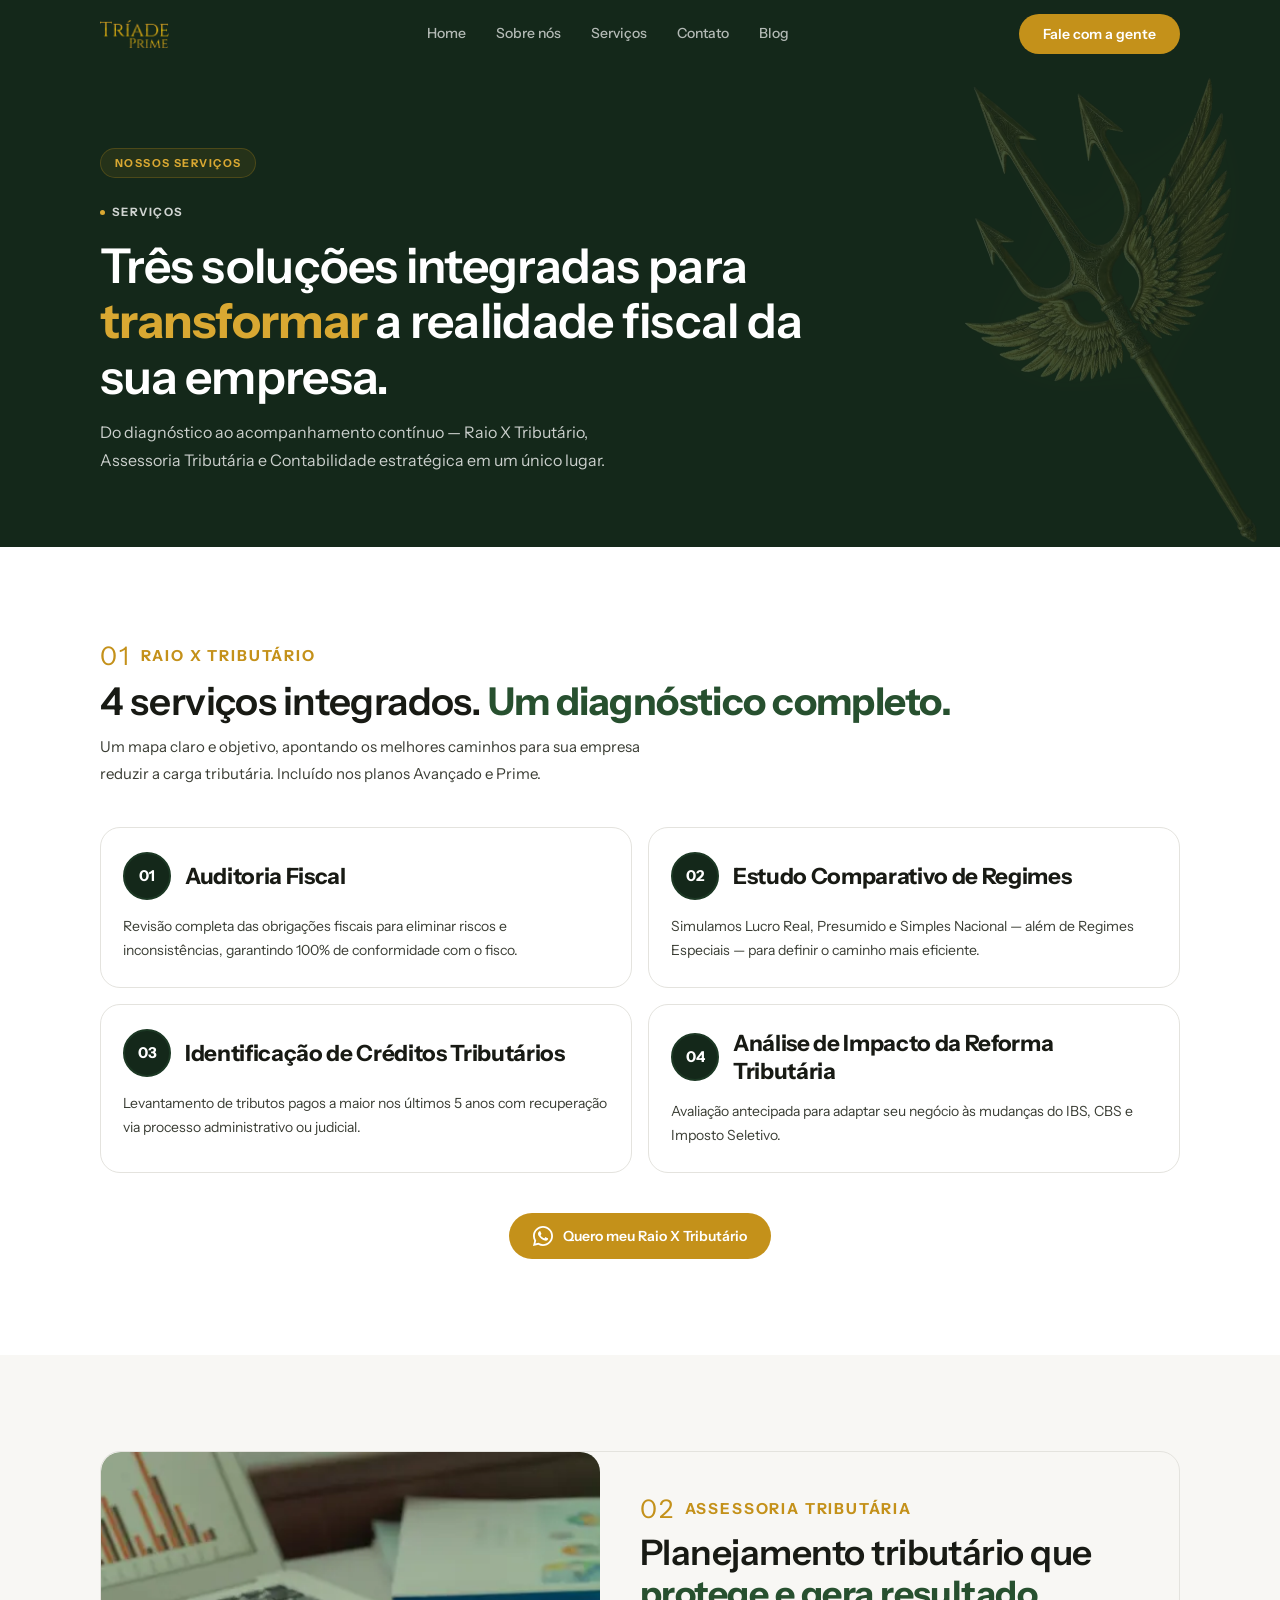
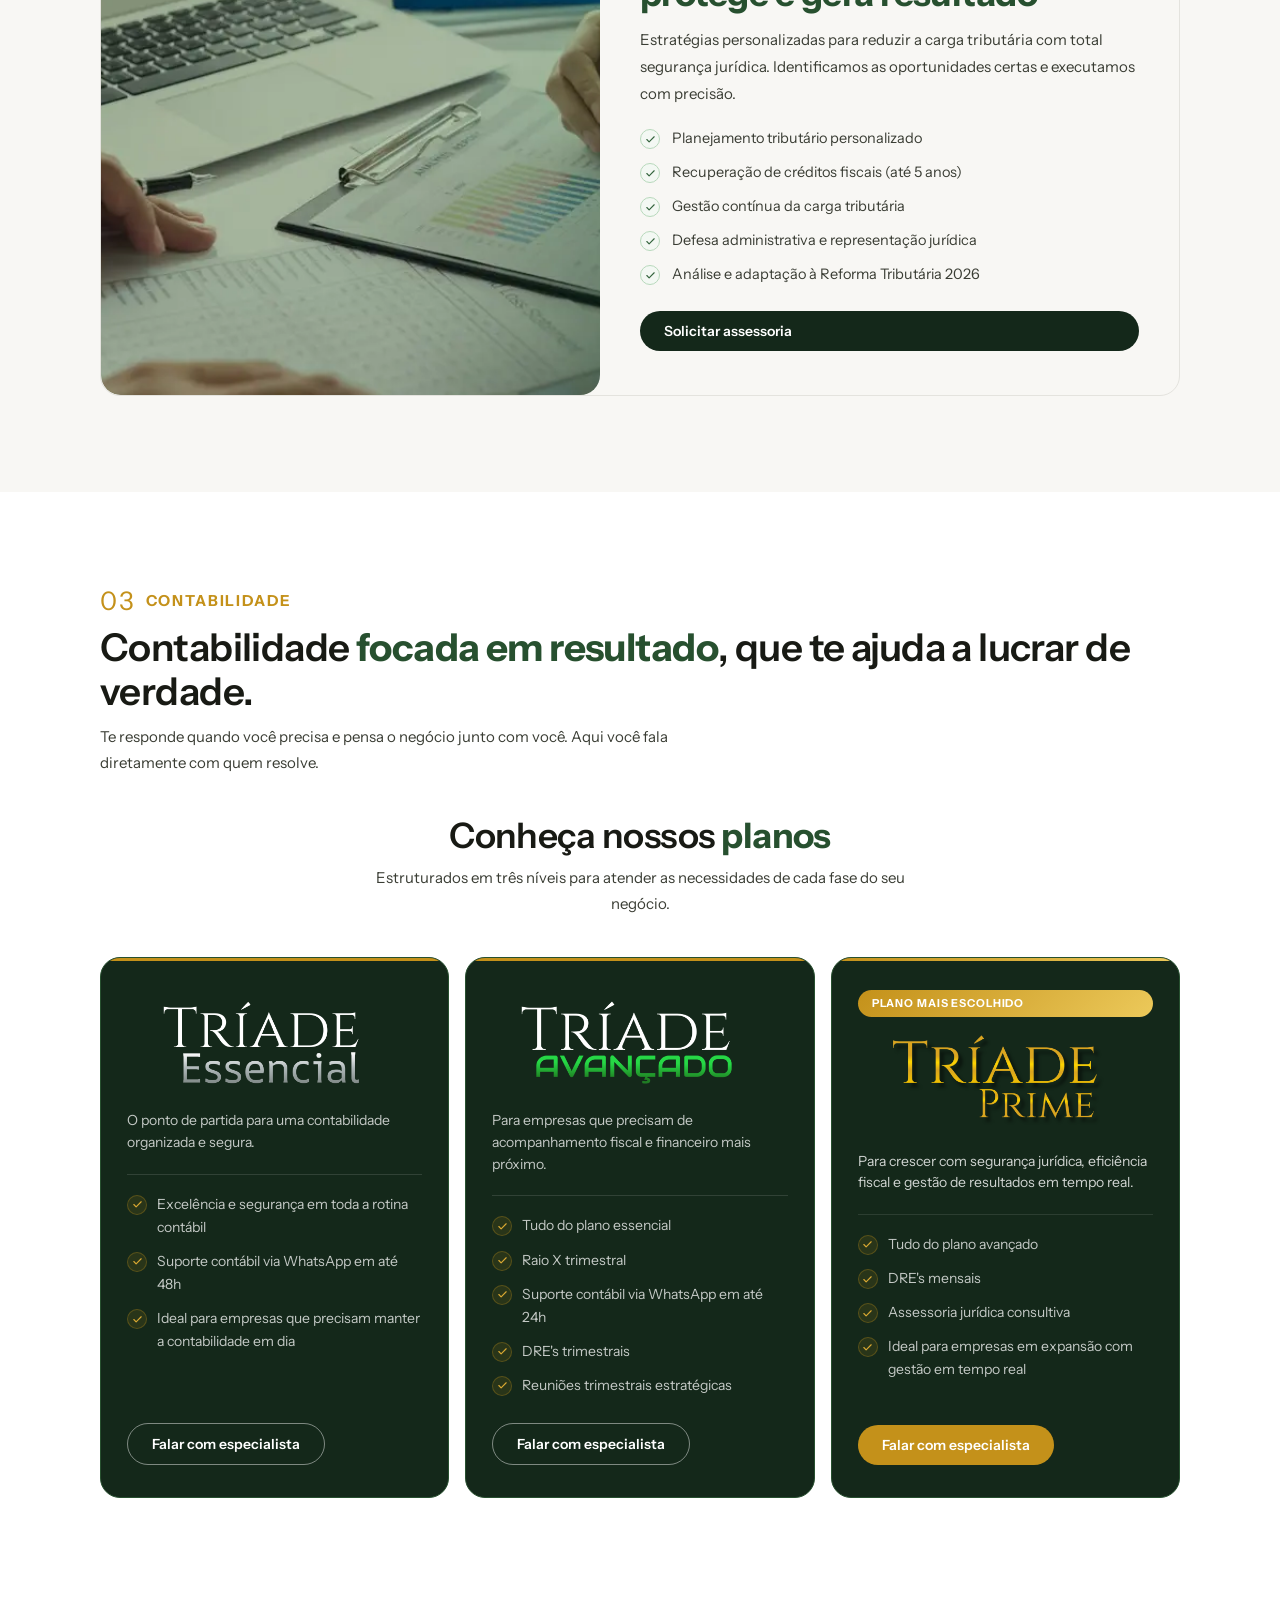
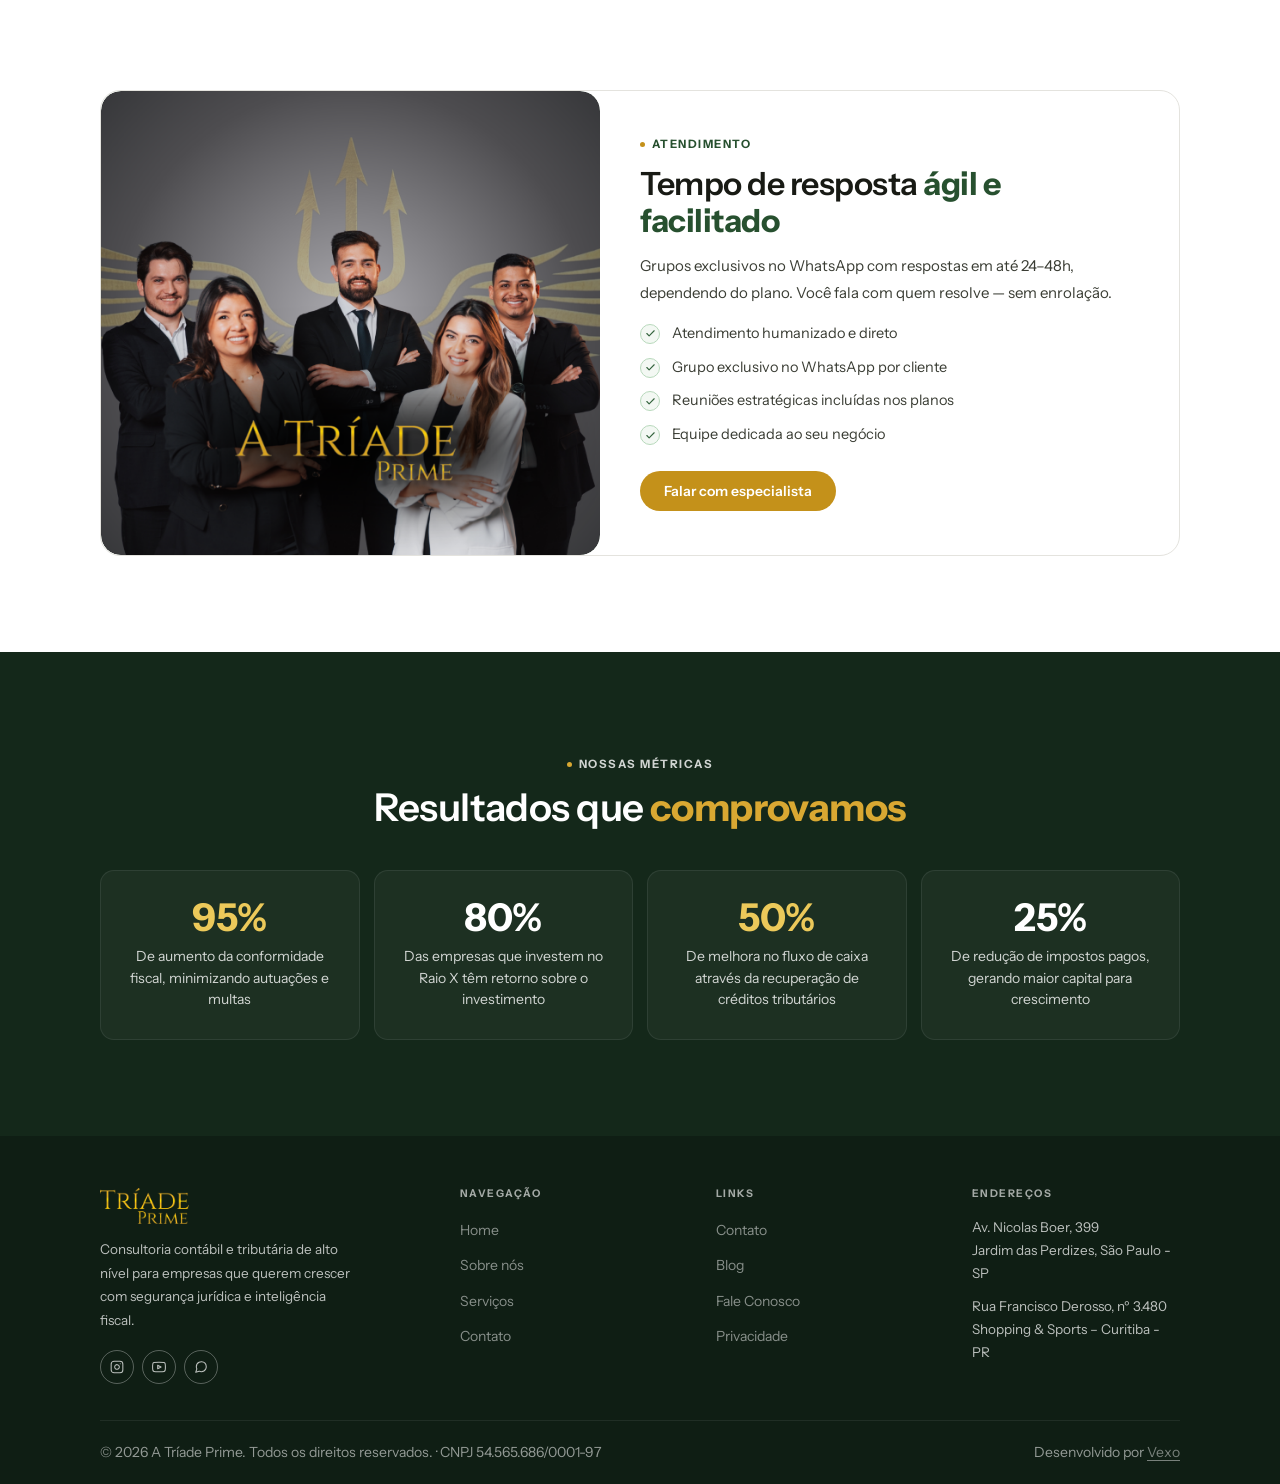
<file: servicos.html>
﻿<!DOCTYPE html>
<html lang="pt-BR" hreflang="pt-BR">
<head>
<meta charset="UTF-8"/>
<meta name="robots" content="index, follow"/>
<meta name="viewport" content="width=device-width,initial-scale=1.0"/>
<meta name="theme-color" content="#14281a"/>
<title>Serviços | Raio X, Assessoria e Contabilidade · Tríade Prime</title>
<meta name="description" content="Raio X Tributário, Assessoria Tributária e Contabilidade integradas. Diagnóstico completo, planejamento e suporte contábil para reduzir sua carga tributária."/>
<meta name="keywords" content="raio x tributário, assessoria tributária, contabilidade, planejamento tributário, plano essencial, plano prime, diagnóstico fiscal"/>
<link rel="canonical" href="https://www.triadeprime.com.br/servicos"/>
<meta property="og:type" content="website"/>
<meta property="og:locale" content="pt_BR"/>
<meta property="og:title" content="Serviços | A Tríade Prime"/>
<meta property="og:description" content="Raio X Tributário, Assessoria Tributária e Contabilidade — três soluções integradas para transformar a realidade fiscal da sua empresa."/>
<meta property="og:image" content="https://www.triadeprime.com.br/og-servicos.jpg"/>
<meta name="twitter:card" content="summary_large_image"/>
<meta name="twitter:title" content="Serviços | Raio X, Assessoria e Contabilidade · Tríade Prime"/>
<meta name="twitter:description" content="Raio X Tributário, Assessoria Tributária e Contabilidade integradas. Diagnóstico completo, planejamento e suporte contábil para reduzir sua carga tributária."/>
<meta name="twitter:image" content="https://www.triadeprime.com.br/og-servicos.jpg"/>
<meta property="og:url" content="https://www.triadeprime.com.br/servicos"/>
<meta property="og:type" content="website"/>

<link rel="preconnect" href="https://fonts.googleapis.com"/>
<link rel="preconnect" href="https://fonts.gstatic.com" crossorigin/>
<link href="https://fonts.googleapis.com/css2?family=Instrument+Sans:ital,wght@0,400;0,500;0,600;0,700;1,400;1,600&display=swap" rel="stylesheet"/>
<style>
/* TOKENS */
:root{
  --g9:#0f1e14; --g8:#14281a; --g7:#1c3824; --g6:#27502f; --g5:#376640;
  --g2:#b8d9bc; --g1:#e4f0e5; --g0:#f3f8f3;
  --au:#c4911a; --au2:#d9a832; --au3:#ecc95a;
  --ink:#181a14; --mid:#3a3d34; --faint:#9aa094;
  --rule:#e4e3de; --paper:#f8f7f4; --white:#ffffff;
  --f:'Instrument Sans',system-ui,sans-serif;
  --r8:8px; --r14:14px; --r20:20px; --r28:28px; --rp:9999px;
  --ease:cubic-bezier(.4,0,.2,1);
}
*{box-sizing:border-box;margin:0;padding:0;}
html{-webkit-font-smoothing:antialiased;scroll-behavior:smooth;}
body{font-family:var(--f);font-size:16px;line-height:1.65;color:var(--ink);background:var(--white);overflow-x:hidden;}
img{display:block;max-width:100%;height:auto;}
a{color:inherit;text-decoration:none;}

/* LAYOUT */
.w{max-width:1160px;margin:0 auto;padding:0 20px;}
@media(min-width:600px){.w{padding:0 32px;}}
@media(min-width:1000px){.w{padding:0 40px;}}

/* TYPE — base */
h1,h2,h3,h4{font-family:var(--f);font-weight:600;color:var(--ink);letter-spacing:-.015em;line-height:1.15;}
p{line-height:1.7;}

/* KEY RULE: dark sections force all text white */
.dark-sec{background:var(--g8);}
.dark-sec,
.dark-sec h1,.dark-sec h2,.dark-sec h3,.dark-sec h4,.dark-sec p,
.dark-sec span,.dark-sec li,.dark-sec label{color:var(--white);}
.dark-sec em{color:var(--au2) !important;}
.dark-sec .sub{color:rgba(255,255,255,.78) !important;}
.dark-sec .faint-txt{color:rgba(255,255,255,.65) !important;}

/* Eyebrow */
.eyebrow{
  display:inline-flex;align-items:center;gap:7px;
  font-size:11.5px;font-weight:700;letter-spacing:.13em;text-transform:uppercase;color:var(--g6);
}
.eyebrow::before{content:'';width:5px;height:5px;border-radius:50%;background:var(--au);}
.dark-sec .eyebrow{color:rgba(255,255,255,.6);}
.dark-sec .eyebrow::before{background:var(--au2);}
em{font-style:normal;font-weight:600;color:var(--g6);}

/* BUTTONS */
.btn{
  display:inline-flex;align-items:center;gap:8px;
  font-family:var(--f);font-size:14px;font-weight:600;line-height:1;
  padding:13px 24px;border-radius:var(--rp);border:none;cursor:pointer;
  transition:transform .22s var(--ease),box-shadow .22s,background .22s,border-color .22s;
  white-space:nowrap;
}
.btn:active{transform:scale(.97);}
.btn-dk{background:var(--g8);color:var(--white);}
.btn-dk:hover{background:var(--g7);box-shadow:0 5px 18px rgba(14,24,18,.28);}
.btn-au{background:var(--au);color:var(--white);}
.btn-au:hover{background:var(--au2);box-shadow:0 5px 18px rgba(196,145,26,.32);}
.btn-ln{background:transparent;color:var(--ink);border:1.5px solid var(--rule);}
.btn-ln:hover{border-color:var(--g6);color:var(--g6);}
.btn-ln-w{background:transparent;color:var(--white);border:1.5px solid rgba(255,255,255,.28);}
.btn-ln-w:hover{border-color:rgba(255,255,255,.65);}

/* REVEAL */
.rv{opacity:1;transform:none;transition:opacity .55s var(--ease),transform .55s var(--ease);}
.js-on .rv{opacity:0;transform:translateY(16px);}
.rv.in{opacity:1 !important;transform:none !important;}
.rv.d1{transition-delay:.1s;}.rv.d2{transition-delay:.2s;}.rv.d3{transition-delay:.3s;}

/* HEADER */
.hdr{position:sticky;top:0;z-index:900;background:var(--g8);}
.hdr-in{max-width:1160px;margin:0 auto;padding:0 20px;height:68px;display:flex;align-items:center;}
@media(min-width:600px){.hdr-in{padding:0 32px;}}
@media(min-width:1000px){.hdr-in{padding:0 40px;}}
.hdr-logo img{height:28px;width:auto;}
.hdr-nav{display:none;gap:2px;}
.hdr-nav a{font-size:14px;font-weight:500;color:rgba(255,255,255,.68);padding:8px 14px;border-radius:var(--rp);transition:.2s;}
.hdr-nav a:hover{color:var(--white);background:rgba(255,255,255,.07);}
.hdr-cta{display:none;}
.hdr-tog{margin-left:auto;background:none;border:none;cursor:pointer;display:flex;flex-direction:column;gap:5px;padding:6px;}
.hdr-tog span{display:block;width:22px;height:2px;background:var(--white);border-radius:2px;transition:.25s;}
.mob-nav{display:none;position:fixed;top:68px;inset:68px 0 0;background:var(--g8);z-index:899;padding:24px 20px;flex-direction:column;}
.mob-nav.open{display:flex;}
.mob-nav a{font-size:19px;font-weight:600;color:rgba(255,255,255,.8);padding:16px 6px;border-bottom:1px solid rgba(255,255,255,.07);transition:color .2s;}
.mob-nav a:hover{color:var(--au3);}
.mob-nav .btn{margin-top:24px;align-self:flex-start;}
@media(min-width:860px){
  .hdr-nav{display:flex;flex:1;justify-content:center;} .hdr-cta{display:inline-flex;} .hdr-tog{display:none;}
}

/* PAGE HERO */
.pg-hero{
  background:var(--g8);padding:44px 0 48px;
  position:relative;overflow:hidden;
}
@media(min-width:860px){.pg-hero{padding:80px 0 72px;}}
.pg-hero .w{position:relative;z-index:1;}
.pg-hero h1{color:var(--white);font-size:clamp(1.9rem,6vw,3rem);max-width:720px;margin-bottom:14px;}
.pg-hero em{color:var(--au2) !important;}
.pg-hero p{color:rgba(255,255,255,.82);font-size:16px;max-width:560px;line-height:1.78;}
.pg-hero .eyebrow{color:rgba(255,255,255,.6);margin-bottom:16px;}
.pg-hero .eyebrow::before{background:var(--au2);}
.trident-bg{
  position:absolute;
  right:-60px;top:50%;transform:translateY(-50%);
  width:min(460px,52vw);opacity:.2;
  pointer-events:none;
  filter:drop-shadow(0 0 30px rgba(201,162,39,.1));
}
@media(max-width:600px){
  .trident-bg{right:-80px;top:10%;transform:none;width:260px;opacity:.14;}
}

/* SECTIONS */
.sec{padding:60px 0;}
@media(min-width:860px){.sec{padding:96px 0;}}
.sec-lt{background:var(--white);}
.sec-pa{background:var(--paper);}
.sec-dk{background:var(--g8);}
.sec-dk .eyebrow{color:rgba(255,255,255,.6);}
.sec-dk .eyebrow::before{background:var(--au2);}
.sec-dk .sh p{color:rgba(255,255,255,.78);}
.sec-dk h2,.sec-dk h3,.sec-dk h4{color:var(--white);}
.sec-dk p{color:rgba(255,255,255,.6);}
.sec-dk em{color:var(--au2) !important;}

/* Section header */
.sh{margin-bottom:40px;}
.sh .eyebrow{margin-bottom:12px;}
.sh h2{font-size:clamp(1.6rem,4.5vw,2.4rem);margin-bottom:10px;}
.sh p{color:var(--mid);font-size:15px;line-height:1.75;max-width:580px;}
.sh.center{text-align:center;}
.sh.center p{margin:0 auto;}
.sec-dk .sh h2{color:var(--white);}
.sec-dk .sh p{color:rgba(255,255,255,.78);}

/* 2-col grid */
.grid2{display:grid;gap:36px;}
@media(min-width:760px){.grid2{grid-template-columns:1fr 1fr;gap:52px;align-items:center;}}
.grid3{display:grid;gap:16px;}
@media(min-width:640px){.grid3{grid-template-columns:repeat(2,1fr);}}
@media(min-width:900px){.grid3{grid-template-columns:repeat(3,1fr);}}

/* Card base */
.card{background:var(--white);border:1px solid var(--rule);border-radius:var(--r20);padding:28px 24px;transition:.28s var(--ease);}
.card:hover{transform:translateY(-3px);box-shadow:0 12px 36px rgba(14,24,18,.09);}
.card-dk{background:rgba(255,255,255,.04);border:1px solid rgba(255,255,255,.08);border-radius:var(--r20);padding:24px 20px;}
.card-dk h3,.card-dk h4{color:var(--white);}
.card-dk p{color:rgba(255,255,255,.6);}

/* Image blocks */
.img-block{border-radius:var(--r20);overflow:hidden;background:var(--g1);}
.img-block img{width:100%;height:100%;object-fit:cover;display:block;}
.img-block.ratio-4-3{aspect-ratio:4/3;}
.img-block.ratio-16-9{aspect-ratio:16/9;}
.img-block.ratio-3-4{aspect-ratio:3/4;}

/* Checklist */
.checks{list-style:none;display:flex;flex-direction:column;gap:10px;}
.checks li{display:flex;align-items:flex-start;gap:12px;font-size:14.5px;color:var(--mid);}
.ck{
  width:20px;height:20px;border-radius:50%;flex-shrink:0;margin-top:2px;
  background:var(--g0);border:1px solid var(--g2);
  background-image:url("data:image/svg+xml,%3Csvg xmlns='http://www.w3.org/2000/svg' viewBox='0 0 24 24' fill='none' stroke='%23376640' stroke-width='2.5' stroke-linecap='round' stroke-linejoin='round'%3E%3Cpath d='M20 6L9 17l-5-5'/%3E%3C/svg%3E");
  background-size:11px;background-position:center;background-repeat:no-repeat;
}
.ck-au{
  width:20px;height:20px;border-radius:50%;flex-shrink:0;margin-top:2px;
  background:rgba(196,145,26,.12);border:1px solid rgba(196,145,26,.3);
  background-image:url("data:image/svg+xml,%3Csvg xmlns='http://www.w3.org/2000/svg' viewBox='0 0 24 24' fill='none' stroke='%23d9a832' stroke-width='2.5' stroke-linecap='round' stroke-linejoin='round'%3E%3Cpath d='M20 6L9 17l-5-5'/%3E%3C/svg%3E");
  background-size:11px;background-position:center;background-repeat:no-repeat;
}

/* Icon circle */
.ico{width:44px;height:44px;border-radius:50%;flex-shrink:0;display:flex;align-items:center;justify-content:center;}
.ico-g{background:var(--g0);border:1px solid var(--g2);}
.ico-au{background:rgba(196,145,26,.12);border:1px solid rgba(196,145,26,.25);}

/* CTA strip */
.cta-strip{
  background:var(--g8);border-radius:var(--r28);
  padding:44px 24px;text-align:center;position:relative;overflow:hidden;
}
@media(min-width:600px){.cta-strip{padding:60px 48px;}}
.cta-strip::after{content:'';position:absolute;inset:0;background:radial-gradient(ellipse 55% 65% at 80% 25%,rgba(196,145,26,.08) 0%,transparent 60%);pointer-events:none;}
.cta-strip h2{color:var(--white) !important;font-size:clamp(1.5rem,5vw,2.4rem);margin-bottom:10px;position:relative;}
.cta-strip h2 em{color:var(--au2) !important;}
.cta-strip p{color:rgba(255,255,255,.82) !important;max-width:420px;margin:0 auto 26px;font-size:15px;line-height:1.75;position:relative;}
.cta-btns{display:flex;justify-content:center;gap:10px;flex-wrap:wrap;position:relative;}
.sec-cta{padding:40px 0 64px;}
@media(min-width:860px){.sec-cta{padding:60px 0 96px;}}

/* Number stat */
.stat-num{font-size:2.2rem;font-weight:700;line-height:1;margin-bottom:6px;}
.stat-lbl{font-size:14px;line-height:1.5;}

/* FOOTER */
.ftr{background:var(--g9);padding:52px 0 0;}
.ftr-grid{display:grid;gap:36px;padding-bottom:36px;border-bottom:1px solid rgba(255,255,255,.07);}
@media(min-width:700px){.ftr-grid{grid-template-columns:1.5fr 1fr 1fr 1fr;gap:48px;}}
.ftr-logo img{height:36px;width:auto;margin-bottom:14px;filter:brightness(1.1);}
.ftr-desc{font-size:14px;color:rgba(255,255,255,.72);line-height:1.75;max-width:260px;margin-bottom:18px;}
.ftr-social{display:flex;gap:8px;}
.ftr-sl{width:34px;height:34px;border-radius:50%;border:1px solid rgba(255,255,255,.3);display:flex;align-items:center;justify-content:center;color:rgba(255,255,255,.72);transition:.22s;}
.ftr-sl:hover{border-color:var(--au2);color:var(--au2);}
.ftr-sl svg{width:14px;height:14px;}
.ftr-col h4{font-size:10.5px;font-weight:700;letter-spacing:.14em;text-transform:uppercase;color:rgba(255,255,255,.62);margin-bottom:16px;}
.ftr-col ul{display:flex;flex-direction:column;gap:9px;list-style:none;padding:0;}
.ftr-col a{font-size:14px;color:rgba(255,255,255,.5);transition:color .2s;}
.ftr-col a:hover{color:var(--white);}
.ftr-addr{font-size:14px;color:rgba(255,255,255,.72);line-height:1.7;}
.ftr-addr+.ftr-addr{margin-top:10px;}
.ftr-bot{padding:20px 0;display:flex;flex-direction:column;align-items:center;gap:8px;text-align:center;font-size:14px;color:rgba(255,255,255,.55);}
@media(min-width:700px){.ftr-bot{flex-direction:row;justify-content:space-between;text-align:left;}}
.metrics-grid{display:grid;grid-template-columns:1fr 1fr;gap:14px;}
@media(min-width:640px){.metrics-grid{grid-template-columns:repeat(4,1fr);}}
.metric-card{background:rgba(255,255,255,.04);border:1px solid rgba(255,255,255,.08);border-radius:var(--r14);padding:28px 20px;text-align:center;}
.metric-val{font-size:2.4rem;font-weight:700;color:var(--white);line-height:1;margin-bottom:8px;}
.metric-val.gold{color:var(--au3);}
.metric-lbl{font-size:14px;color:rgba(255,255,255,.7);line-height:1.55;}</style>
<style>
/* RX cards: 1 col mobile, 2 col tablet */
.rx-grid{display:grid;gap:16px;grid-template-columns:1fr;}
@media(min-width:560px){.rx-grid{grid-template-columns:repeat(2,1fr);}}

.itc{display:flex;flex-direction:column;border-radius:var(--r20);overflow:hidden;border:1px solid var(--rule);}
.itc-img{aspect-ratio:16/9;flex-shrink:0;}
.itc-img img{width:100%;height:100%;object-fit:cover;display:block;}
.itc-txt{padding:28px 24px;}
@media(min-width:760px){
  .itc{flex-direction:row;align-items:stretch;}
  .itc-img{flex:1;aspect-ratio:auto;min-height:320px;}
  .itc-txt{flex:1;padding:44px 40px;display:flex;flex-direction:column;justify-content:center;}
}
.plans-g{display:grid;gap:16px;}
@media(min-width:640px){.plans-g{grid-template-columns:repeat(3,1fr);}}
@media(min-width:640px){.met-g{grid-template-columns:repeat(4,1fr);}}
/* Bug B fix — service section labels with more prominence */
#raio-x .eyebrow,#assessoria .eyebrow,#contabilidade .eyebrow{
  font-size:0.85rem;font-weight:700;letter-spacing:0.12em;color:var(--au);
}
#raio-x .eyebrow::before,#assessoria .eyebrow::before,#contabilidade .eyebrow::before{
  background:var(--au);
}
.metrics-grid{display:grid;grid-template-columns:1fr 1fr;gap:14px;}
@media(min-width:640px){.metrics-grid{grid-template-columns:repeat(4,1fr);}}
.metric-card{background:rgba(255,255,255,.04);border:1px solid rgba(255,255,255,.08);border-radius:var(--r14);padding:28px 20px;text-align:center;}
.metric-val{font-size:2.4rem;font-weight:700;color:var(--white);line-height:1;margin-bottom:8px;}
.metric-val.gold{color:var(--au3);}
.metric-lbl{font-size:14px;color:rgba(255,255,255,.7);line-height:1.55;}</style>
<link rel="stylesheet" href="style.css">
<link rel="manifest" href="manifest.json">
<link rel="icon" type="image/png" sizes="16x16" href="favicon-16x16.png">
<link rel="icon" type="image/png" sizes="32x32" href="favicon-32x32.png">
<link rel="icon" type="image/png" sizes="48x48" href="favicon-48x48.png">
<link rel="apple-touch-icon" sizes="180x180" href="apple-touch-icon.png">
<link rel="icon" type="image/svg+xml" href="favicon.svg"><script type="application/ld+json">
{
  "@context": "https://schema.org",
  "@graph": [
    {
      "@type": "BreadcrumbList",
      "itemListElement": [
        { "@type": "ListItem", "position": 1, "name": "Home", "item": "https://www.triadeprime.com.br/" },
        { "@type": "ListItem", "position": 2, "name": "Serviços", "item": "https://www.triadeprime.com.br/servicos" }
      ]
    },
    {
      "@type": "Service",
      "name": "Raio X Tributário",
      "provider": { "@id": "https://www.triadeprime.com.br/#organization" },
      "description": "Diagnóstico fiscal completo com auditoria, estudo de regimes tributários, identificação de créditos e análise da Reforma Tributária.",
      "areaServed": ["São Paulo", "Curitiba", "Brasil"],
      "serviceType": "Diagnóstico Tributário"
    },
    {
      "@type": "Service",
      "name": "Assessoria Tributária",
      "provider": { "@id": "https://www.triadeprime.com.br/#organization" },
      "description": "Planejamento tributário personalizado, recuperação de créditos fiscais, gestão contínua da carga tributária e defesa administrativa.",
      "areaServed": ["São Paulo", "Curitiba", "Brasil"],
      "serviceType": "Assessoria Tributária"
    },
    {
      "@type": "Service",
      "name": "Contabilidade Estratégica",
      "provider": { "@id": "https://www.triadeprime.com.br/#organization" },
      "description": "Contabilidade focada em resultado com suporte via WhatsApp, DREs mensais e reuniões estratégicas trimestrais.",
      "areaServed": ["São Paulo", "Curitiba", "Brasil"],
      "serviceType": "Contabilidade Empresarial"
    },
    {
      "@type": "FAQPage",
      "mainEntity": [
        {
          "@type": "Question",
          "name": "O que é o Raio X Tributário?",
          "acceptedAnswer": {
            "@type": "Answer",
            "text": "O Raio X Tributário é um diagnóstico fiscal completo que analisa as obrigações tributárias da sua empresa, compara regimes (Simples, Lucro Presumido, Lucro Real), identifica créditos tributários dos últimos 5 anos e avalia o impacto da Reforma Tributária 2026."
          }
        },
        {
          "@type": "Question",
          "name": "Quanto posso economizar com planejamento tributário?",
          "acceptedAnswer": {
            "@type": "Answer",
            "text": "Em média, nossos clientes reduzem entre 15% e 25% da carga tributária com planejamento estratégico. Empresas com créditos tributários não recuperados podem obter retorno ainda maior nos primeiros meses."
          }
        },
        {
          "@type": "Question",
          "name": "Qual a diferença entre os planos Essencial, Avançado e Prime?",
          "acceptedAnswer": {
            "@type": "Answer",
            "text": "O Plano Essencial cobre contabilidade organizada e suporte via WhatsApp em até 48h. O Avançado inclui Raio X trimestral, DREs e reuniões estratégicas. O Prime adiciona DREs mensais, assessoria jurídica consultiva e gestão em tempo real — ideal para empresas em expansão."
          }
        },
        {
          "@type": "Question",
          "name": "A Tríade Prime atende empresas fora de São Paulo e Curitiba?",
          "acceptedAnswer": {
            "@type": "Answer",
            "text": "Sim. Atendemos empresas em todo o Brasil de forma remota. Nossos escritórios físicos estão em São Paulo (Jardim das Perdizes) e Curitiba (Xaxim), mas toda a comunicação pode ser feita por WhatsApp e videoconferência."
          }
        },
        {
          "@type": "Question",
          "name": "Como funciona o suporte via WhatsApp?",
          "acceptedAnswer": {
            "@type": "Answer",
            "text": "Cada cliente tem um grupo exclusivo no WhatsApp com respostas em até 48h no Plano Essencial e até 24h nos planos Avançado e Prime. Você fala diretamente com o responsável pela sua conta — sem atendentes intermediários."
          }
        }
      ]
    }
  ]
}
</script></head>
<body>
<header class="hdr">
  <div class="hdr-in">
    <a href="/" aria-label="A Tríade Prime"><img class="hdr-logo" src="[data-uri]" alt="A Tríade Prime" width="140" height="56" style="height:28px;width:auto;"/></a>
    <nav class="hdr-nav" aria-label="Principal">
      <a href="/">Home</a><a href="/sobre-nos">Sobre nós</a><a href="/servicos">Serviços</a>
      <a href="/contato">Contato</a><a href="/blog">Blog</a>
    </nav>
    <a href="https://wa.me/5511974432211?text=Ol%C3%A1!%20Gostaria%20de%20falar%20com%20um%20especialista%20da%20Tr%C3%ADade%20Prime." target="_blank" rel="noopener" class="btn btn-au hdr-cta">Fale com a gente</a>
    <button class="hdr-tog" id="tog" aria-label="Abrir menu" aria-expanded="false">
      <span></span><span></span><span></span>
    </button>
  </div>
</header>
<nav class="mob-nav" id="mnav">
  <a href="/">Home</a><a href="/sobre-nos">Sobre nós</a><a href="/servicos">Serviços</a>
  <a href="/contato">Contato</a><a href="/blog">Blog</a>
  <a href="/contato" class="btn btn-au">Fale com a gente</a>
</nav>
<main>

<section class="pg-hero">
  <div class="trident-bg"><img src="[data-uri]" alt="" aria-hidden="true" style="width:100%;height:auto;"/></div>
  <div class="w">
    <span style="display:inline-flex;align-items:center;gap:7px;font-size:11px;font-weight:700;letter-spacing:.13em;text-transform:uppercase;color:var(--au2);background:rgba(196,145,26,.1);border:1px solid rgba(196,145,26,.25);padding:5px 14px;border-radius:var(--rp);margin-bottom:18px;">Nossos Serviços</span><br>
    <div class="eyebrow" style="margin-bottom:16px;">Serviços</div>
    <h1>Três soluções integradas para <em>transformar</em> a realidade fiscal da sua empresa.</h1>
    <p style="margin-top:14px;">Do diagnóstico ao acompanhamento contínuo — Raio X Tributário, Assessoria Tributária e Contabilidade estratégica em um único lugar.</p>
  </div>
</section>

<section class="sec sec-lt" id="raio-x"><div class="w">
  <div class="sh rv">
    <div style="font-size:0.95rem;font-weight:800;letter-spacing:0.12em;text-transform:uppercase;color:var(--au);display:flex;align-items:center;gap:10px;margin-bottom:12px;"><span style="font-size:1.6rem;font-weight:300;color:var(--g4);line-height:1;">01</span> Raio X Tributário</div>
    <h2>4 serviços integrados. <em>Um diagnóstico completo.</em></h2>
    <p>Um mapa claro e objetivo, apontando os melhores caminhos para sua empresa reduzir a carga tributária. Incluído nos planos Avançado e Prime.</p>
  </div>
  <div class="rx-grid"><div class="card rv " style="padding:24px 22px;">
  <div style="display:flex;align-items:center;gap:14px;margin-bottom:14px;">
    <div style="width:48px;height:48px;border-radius:50%;background:var(--g8);border:2px solid var(--g7);display:flex;align-items:center;justify-content:center;font-size:15px;font-weight:700;color:var(--white);flex-shrink:0;">01</div>
    <h3 style="font-size:1.4rem;font-weight:700;color:var(--ink);line-height:1.25;">Auditoria Fiscal</h3>
  </div>
  <p style="color:var(--mid);font-size:14px;line-height:1.75;">Revisão completa das obrigações fiscais para eliminar riscos e inconsistências, garantindo 100% de conformidade com o fisco.</p>
</div><div class="card rv d1" style="padding:24px 22px;">
  <div style="display:flex;align-items:center;gap:14px;margin-bottom:14px;">
    <div style="width:48px;height:48px;border-radius:50%;background:var(--g8);border:2px solid var(--g7);display:flex;align-items:center;justify-content:center;font-size:15px;font-weight:700;color:var(--white);flex-shrink:0;">02</div>
    <h3 style="font-size:1.4rem;font-weight:700;color:var(--ink);line-height:1.25;">Estudo Comparativo de Regimes</h3>
  </div>
  <p style="color:var(--mid);font-size:14px;line-height:1.75;">Simulamos Lucro Real, Presumido e Simples Nacional — além de Regimes Especiais — para definir o caminho mais eficiente.</p>
</div><div class="card rv d2" style="padding:24px 22px;">
  <div style="display:flex;align-items:center;gap:14px;margin-bottom:14px;">
    <div style="width:48px;height:48px;border-radius:50%;background:var(--g8);border:2px solid var(--g7);display:flex;align-items:center;justify-content:center;font-size:15px;font-weight:700;color:var(--white);flex-shrink:0;">03</div>
    <h3 style="font-size:1.4rem;font-weight:700;color:var(--ink);line-height:1.25;">Identificação de Créditos Tributários</h3>
  </div>
  <p style="color:var(--mid);font-size:14px;line-height:1.75;">Levantamento de tributos pagos a maior nos últimos 5 anos com recuperação via processo administrativo ou judicial.</p>
</div><div class="card rv d3" style="padding:24px 22px;">
  <div style="display:flex;align-items:center;gap:14px;margin-bottom:14px;">
    <div style="width:48px;height:48px;border-radius:50%;background:var(--g8);border:2px solid var(--g7);display:flex;align-items:center;justify-content:center;font-size:15px;font-weight:700;color:var(--white);flex-shrink:0;">04</div>
    <h3 style="font-size:1.4rem;font-weight:700;color:var(--ink);line-height:1.25;">Análise de Impacto da Reforma Tributária</h3>
  </div>
  <p style="color:var(--mid);font-size:14px;line-height:1.75;">Avaliação antecipada para adaptar seu negócio às mudanças do IBS, CBS e Imposto Seletivo.</p>
</div></div>
  <div style="text-align:center;margin-top:40px;" class="rv"><a href="https://wa.me/5511974432211?text=Ol%C3%A1!%20Vim%20pela%20p%C3%A1gina%20de%20Servi%C3%A7os%20e%20gostaria%20de%20saber%20mais%20sobre%20o%20Raio%20X%20Tribut%C3%A1rio." class="btn btn-au" style="display:inline-flex;align-items:center;gap:10px;"><svg width="20" height="20" viewBox="0 0 24 24" fill="currentColor"><path d="M17.472 14.382c-.297-.149-1.758-.867-2.03-.967-.273-.099-.471-.148-.67.15-.197.297-.767.966-.94 1.164-.173.199-.347.223-.644.075-.297-.15-1.255-.463-2.39-1.475-.883-.788-1.48-1.761-1.653-2.059-.173-.297-.018-.458.13-.606.134-.133.298-.347.446-.52.149-.174.198-.298.298-.497.099-.198.05-.371-.025-.52-.075-.149-.669-1.612-.916-2.207-.242-.579-.487-.5-.669-.51-.173-.008-.371-.01-.57-.01-.198 0-.52.074-.792.372-.272.297-1.04 1.016-1.04 2.479 0 1.462 1.065 2.875 1.213 3.074.149.198 2.096 3.2 5.077 4.487.709.306 1.262.489 1.694.625.712.227 1.36.195 1.871.118.571-.085 1.758-.719 2.006-1.413.248-.694.248-1.289.173-1.413-.074-.124-.272-.198-.57-.347z"/><path d="M12 0C5.373 0 0 5.373 0 12c0 2.123.554 4.116 1.524 5.842L0 24l6.324-1.501A11.933 11.933 0 0012 24c6.627 0 12-5.373 12-12S18.627 0 12 0zm0 21.818a9.795 9.795 0 01-4.988-1.365l-.358-.212-3.752.89.939-3.664-.232-.374A9.789 9.789 0 012.182 12C2.182 6.58 6.58 2.182 12 2.182c5.42 0 9.818 4.398 9.818 9.818 0 5.42-4.398 9.818-9.818 9.818z"/></svg>Quero meu Raio X Tributário</a></div>
</div></section>

<section class="sec sec-pa" id="assessoria"><div class="w">
  <div class="itc rv">
    <div class="itc-img img-block"><img src="[data-uri]" alt="Assessoria tributária estratégica — planejamento tributário" loading="lazy" width="600" height="450" style="width:100%;height:100%;object-fit:cover;object-position:center top;display:block;"/></div>
    <div class="itc-txt">
      <div style="font-size:0.95rem;font-weight:800;letter-spacing:0.12em;text-transform:uppercase;color:var(--au);display:flex;align-items:center;gap:10px;margin-bottom:12px;"><span style="font-size:1.6rem;font-weight:300;color:var(--g4);line-height:1;">02</span> Assessoria Tributária</div>
      <h2 style="font-size:clamp(1.5rem,4vw,2.2rem);margin-bottom:12px;">Planejamento tributário que <em>protege e gera resultado</em></h2>
      <p style="color:var(--mid);font-size:15px;line-height:1.8;margin-bottom:20px;">Estratégias personalizadas para reduzir a carga tributária com total segurança jurídica. Identificamos as oportunidades certas e executamos com precisão.</p>
      <ul class="checks" style="margin-bottom:24px;">
        <li><span class="ck"></span>Planejamento tributário personalizado</li>
        <li><span class="ck"></span>Recuperação de créditos fiscais (até 5 anos)</li>
        <li><span class="ck"></span>Gestão contínua da carga tributária</li>
        <li><span class="ck"></span>Defesa administrativa e representação jurídica</li>
        <li><span class="ck"></span>Análise e adaptação à Reforma Tributária 2026</li>
      </ul>
      <a href="https://wa.me/5511974432211?text=Ol%C3%A1!%20Vim%20pela%20p%C3%A1gina%20de%20Assessoria%20Tribut%C3%A1ria%20da%20Tr%C3%ADade%20Prime%20e%20quero%20saber%20mais%20sobre%20planejamento%20tribut%C3%A1rio." target="_blank" rel="noopener" class="btn btn-dk">Solicitar assessoria</a>
    </div>
  </div>
</div></section>

<section class="sec sec-lt" id="contabilidade"><div class="w">
  <div class="sh rv">
    <div style="font-size:0.95rem;font-weight:800;letter-spacing:0.12em;text-transform:uppercase;color:var(--au);display:flex;align-items:center;gap:10px;margin-bottom:12px;"><span style="font-size:1.6rem;font-weight:300;color:var(--g4);line-height:1;">03</span> Contabilidade</div>
    <h2>Contabilidade <em>focada em resultado</em>, que te ajuda a lucrar de verdade.</h2>
    <p>Te responde quando você precisa e pensa o negócio junto com você. Aqui você fala diretamente com quem resolve.</p>
  </div>
  <div class="sh center rv"><h3 style="font-size:clamp(1.5rem,4vw,2.2rem);margin-bottom:8px;color:var(--ink);">Conheça nossos <em>planos</em></h3><p style="color:var(--mid);">Estruturados em três níveis para atender as necessidades de cada fase do seu negócio.</p></div>
  <div class="plans-g rv d1">
    <div style="border:1px solid var(--g6);border-radius:var(--r20);padding:32px 26px;display:flex;flex-direction:column;position:relative;overflow:hidden;background:var(--g8);">
  <div style="position:absolute;top:0;left:0;right:0;height:3px;background:var(--au);"></div>
<div style="margin-bottom:20px;width:100%;height:100px;background:url(logo-essencial.png) center/120% no-repeat;mix-blend-mode:screen;" role="img" aria-label="Tríade Essencial"></div>
  <div style="font-size:14px;margin-bottom:20px;line-height:1.55;color:rgba(255,255,255,.75);">O ponto de partida para uma contabilidade organizada e segura.</div>
  <div style="height:1px;margin-bottom:18px;background:rgba(255,255,255,.12);"></div>

  <ul style="list-style:none;padding:0;display:flex;flex-direction:column;gap:11px;flex:1;margin-bottom:26px;"><li style="display:flex;align-items:flex-start;gap:10px;font-size:14px;"><span class="ck-au"></span><span style="color:rgba(255,255,255,.75);">Excelência e segurança em toda a rotina contábil</span></li><li style="display:flex;align-items:flex-start;gap:10px;font-size:14px;"><span class="ck-au"></span><span style="color:rgba(255,255,255,.75);">Suporte contábil via WhatsApp em até 48h</span></li><li style="display:flex;align-items:flex-start;gap:10px;font-size:14px;"><span class="ck-au"></span><span style="color:rgba(255,255,255,.75);">Ideal para empresas que precisam manter a contabilidade em dia</span></li></ul>
  <a href="https://wa.me/5511974432211?text=Ol%C3%A1!%20Vim%20pela%20p%C3%A1gina%20de%20Servi%C3%A7os%20da%20Tr%C3%ADade%20Prime%20e%20gostaria%20de%20saber%20mais%20sobre%20o%20Plano%20Essencial." class="btn btn-ln-w" style="align-self:flex-start;">Falar com especialista</a>
</div>
    <div style="border:1px solid var(--g6);border-radius:var(--r20);padding:32px 26px;display:flex;flex-direction:column;position:relative;overflow:hidden;background:var(--g8);">
  <div style="position:absolute;top:0;left:0;right:0;height:3px;background:var(--au);"></div>
<div style="margin-bottom:20px;width:100%;height:100px;background:url(logo-avancado.png) center/120% no-repeat;mix-blend-mode:screen;" role="img" aria-label="Tríade Avançado"></div>
  <div style="font-size:14px;margin-bottom:20px;line-height:1.55;color:rgba(255,255,255,.75);">Para empresas que precisam de acompanhamento fiscal e financeiro mais próximo.</div>
  <div style="height:1px;margin-bottom:18px;background:rgba(255,255,255,.12);"></div>
  <ul style="list-style:none;padding:0;display:flex;flex-direction:column;gap:11px;flex:1;margin-bottom:26px;"><li style="display:flex;align-items:flex-start;gap:10px;font-size:14px;"><span class="ck-au"></span><span style="color:rgba(255,255,255,.75);">Tudo do plano essencial</span></li><li style="display:flex;align-items:flex-start;gap:10px;font-size:14px;"><span class="ck-au"></span><span style="color:rgba(255,255,255,.75);">Raio X trimestral</span></li><li style="display:flex;align-items:flex-start;gap:10px;font-size:14px;"><span class="ck-au"></span><span style="color:rgba(255,255,255,.75);">Suporte contábil via WhatsApp em até 24h</span></li><li style="display:flex;align-items:flex-start;gap:10px;font-size:14px;"><span class="ck-au"></span><span style="color:rgba(255,255,255,.75);">DRE's trimestrais</span></li><li style="display:flex;align-items:flex-start;gap:10px;font-size:14px;"><span class="ck-au"></span><span style="color:rgba(255,255,255,.75);">Reuniões trimestrais estratégicas</span></li></ul>
  <a href="https://wa.me/5511974432211?text=Ol%C3%A1!%20Vim%20pela%20p%C3%A1gina%20de%20Servi%C3%A7os%20da%20Tr%C3%ADade%20Prime%20e%20gostaria%20de%20saber%20mais%20sobre%20o%20Plano%20Avan%C3%A7ado." class="btn btn-ln-w" style="align-self:flex-start;">Falar com especialista</a>
</div>
    <div style="border:1px solid var(--g6);border-radius:var(--r20);padding:32px 26px;display:flex;flex-direction:column;position:relative;overflow:hidden;background:var(--g8);border-color:var(--g6);">
  <div style="position:absolute;top:0;left:0;right:0;height:3px;background:linear-gradient(90deg,var(--au),var(--au3));"></div>
  <span style="display:inline-block;font-size:11px;font-weight:700;letter-spacing:.08em;text-transform:uppercase;padding:4px 14px;border-radius:var(--rp);background:linear-gradient(135deg,var(--au),var(--au3));color:var(--white);margin-bottom:14px;">Plano mais escolhido</span>
  <div style="margin-bottom:20px;width:100%;height:100px;background:url(logo-prime.png) center/120% no-repeat;" role="img" aria-label="Tríade Prime"></div>
  <div style="font-size:14px;margin-bottom:20px;line-height:1.55;color:rgba(255,255,255,.8);">Para crescer com segurança jurídica, eficiência fiscal e gestão de resultados em tempo real.</div>
  <div style="height:1px;margin-bottom:18px;background:rgba(255,255,255,.1);"></div>
  <ul style="list-style:none;padding:0;display:flex;flex-direction:column;gap:11px;flex:1;margin-bottom:26px;"><li style="display:flex;align-items:flex-start;gap:10px;font-size:14px;"><span class="ck-au"></span><span style="color:rgba(255,255,255,.75);">Tudo do plano avançado</span></li><li style="display:flex;align-items:flex-start;gap:10px;font-size:14px;"><span class="ck-au"></span><span style="color:rgba(255,255,255,.75);">DRE's mensais</span></li><li style="display:flex;align-items:flex-start;gap:10px;font-size:14px;"><span class="ck-au"></span><span style="color:rgba(255,255,255,.75);">Assessoria jurídica consultiva</span></li><li style="display:flex;align-items:flex-start;gap:10px;font-size:14px;"><span class="ck-au"></span><span style="color:rgba(255,255,255,.75);">Ideal para empresas em expansão com gestão em tempo real</span></li></ul>
  <a href="https://wa.me/5511974432211?text=Ol%C3%A1!%20Vim%20pela%20p%C3%A1gina%20de%20Servi%C3%A7os%20da%20Tr%C3%ADade%20Prime%20e%20gostaria%20de%20saber%20mais%20sobre%20o%20Plano%20Prime." class="btn btn-au" style="align-self:flex-start;">Falar com especialista</a>
</div>
  </div>
</div></section>

<section class="sec sec-lt"><div class="w">
  <div class="itc rv">
    <div class="itc-img img-block" style="border-radius:var(--r20);overflow:hidden;"><img src="equipe.jpg" alt="Equipe Tríade Prime" style="width:100%;height:100%;object-fit:cover;border-radius:var(--r20);"></div>
    <div class="itc-txt">
      <div class="eyebrow" style="margin-bottom:12px;">Atendimento</div>
      <h3 style="font-size:clamp(1.4rem,3.5vw,2rem);margin-bottom:12px;color:var(--ink);">Tempo de resposta <em>ágil e facilitado</em></h3>
      <p style="color:var(--mid);font-size:15px;line-height:1.8;margin-bottom:16px;">Grupos exclusivos no WhatsApp com respostas em até 24–48h, dependendo do plano. Você fala com quem resolve — sem enrolação.</p>
      <ul class="checks" style="margin-bottom:24px;">
        <li><span class="ck"></span>Atendimento humanizado e direto</li>
        <li><span class="ck"></span>Grupo exclusivo no WhatsApp por cliente</li>
        <li><span class="ck"></span>Reuniões estratégicas incluídas nos planos</li>
        <li><span class="ck"></span>Equipe dedicada ao seu negócio</li>
      </ul>
      <a href="https://wa.me/5511974432211?text=Ol%C3%A1!%20Vim%20pela%20p%C3%A1gina%20de%20Servi%C3%A7os%20da%20Tr%C3%ADade%20Prime%20e%20quero%20saber%20mais%20sobre%20o%20atendimento." class="btn btn-au" style="align-self:flex-start;display:inline-flex;">Falar com especialista</a>
    </div>
  </div>
</div></section>

<section class="sec sec-dk">
  <div class="w">
    <div class="sh center rv">
      <div class="eyebrow">Nossas Métricas</div>
      <h2>Resultados que <em>comprovamos</em></h2>
    </div>
    <div class="metrics-grid rv d1">
      <div class="metric-card"><div class="metric-val gold">95%</div><p class="metric-lbl">De aumento da conformidade fiscal, minimizando autuações e multas</p></div>
      <div class="metric-card"><div class="metric-val">80%</div><p class="metric-lbl">Das empresas que investem no Raio X têm retorno sobre o investimento</p></div>
      <div class="metric-card"><div class="metric-val gold">50%</div><p class="metric-lbl">De melhora no fluxo de caixa através da recuperação de créditos tributários</p></div>
      <div class="metric-card"><div class="metric-val">25%</div><p class="metric-lbl">De redução de impostos pagos, gerando maior capital para crescimento</p></div>
    </div>
  </div>
</section>

<footer class="ftr">
  <div class="w">
    <div class="ftr-grid">
      <div>
        <div class="ftr-logo"><img src="[data-uri]" alt="A Tríade Prime" width="130" height="52"/></div>
        <p class="ftr-desc">Consultoria contábil e tributária de alto nível para empresas que querem crescer com segurança jurídica e inteligência fiscal.</p>
        <div class="ftr-social">
          <a href="#" class="ftr-sl" aria-label="Instagram"><svg viewBox="0 0 24 24" fill="none" stroke="currentColor" stroke-width="1.8" stroke-linecap="round" stroke-linejoin="round"><rect x="2" y="2" width="20" height="20" rx="5"/><path d="M16 11.37A4 4 0 1112.63 8 4 4 0 0116 11.37z"/><line x1="17.5" y1="6.5" x2="17.51" y2="6.5"/></svg></a>
          <a href="#" class="ftr-sl" aria-label="YouTube"><svg viewBox="0 0 24 24" fill="none" stroke="currentColor" stroke-width="1.8" stroke-linecap="round" stroke-linejoin="round"><path d="M22.54 6.42a2.78 2.78 0 00-1.95-1.96C18.88 4 12 4 12 4s-6.88 0-8.59.46A2.78 2.78 0 001.46 6.42 29 29 0 001 12a29 29 0 00.46 5.58 2.78 2.78 0 001.95 1.96C5.12 20 12 20 12 20s6.88 0 8.59-.46a2.78 2.78 0 001.95-1.96A29 29 0 0023 12a29 29 0 00-.46-5.58z"/><polygon points="9.75 15.02 15.5 12 9.75 8.98 9.75 15.02"/></svg></a>
          <a href="#" class="ftr-sl" aria-label="WhatsApp"><svg viewBox="0 0 24 24" fill="none" stroke="currentColor" stroke-width="1.8" stroke-linecap="round" stroke-linejoin="round"><path d="M21 11.5a8.38 8.38 0 01-.9 3.8 8.5 8.5 0 01-7.6 4.7 8.38 8.38 0 01-3.8-.9L3 21l1.9-5.7a8.38 8.38 0 01-.9-3.8 8.5 8.5 0 014.7-7.6 8.38 8.38 0 013.8-.9h.5a8.48 8.48 0 018 8v.5z"/></svg></a>
        </div>
      </div>
      <div class="ftr-col"><h4>Navegação</h4><ul>
        <li><a href="/">Home</a></li><li><a href="/sobre-nos">Sobre nós</a></li>
        <li><a href="/servicos">Serviços</a></li><li><a href="/contato">Contato</a></li>
      </ul></div>
      <div class="ftr-col"><h4>Links</h4><ul>
        <li><a href="/contato">Contato</a></li><li><a href="/blog">Blog</a></li>
        <li><a href="/contato">Fale Conosco</a></li><li><a href="/politica-de-privacidade">Privacidade</a></li>
      </ul></div>
      <div class="ftr-col"><h4>Endereços</h4>
        <p class="ftr-addr">Av. Nicolas Boer, 399<br>Jardim das Perdizes, São Paulo - SP</p>
        <p class="ftr-addr">Rua Francisco Derosso, nº 3.480<br>Shopping &amp; Sports – Curitiba - PR</p>
      </div>
    </div>
    <div class="ftr-bot">
      <span>© 2026 A Tríade Prime. Todos os direitos reservados. · CNPJ 54.565.686/0001-97</span>
      <span>Desenvolvido por <a href="https://byvexo.com.br/" target="_blank" rel="noopener" style="color:inherit;text-decoration:underline;text-underline-offset:3px;opacity:.8;">Vexo</a></span>
    </div>
  </div>
</footer>


<script>
const tog=document.getElementById('tog'),mnav=document.getElementById('mnav');
let op=false;
tog.addEventListener('click',()=>{
  op=!op;mnav.classList.toggle('open',op);tog.setAttribute('aria-expanded',op);
  const s=tog.querySelectorAll('span');
  if(op){s[0].style.transform='translateY(7px) rotate(45deg)';s[1].style.opacity='0';s[2].style.transform='translateY(-7px) rotate(-45deg)';}
  else{s.forEach(x=>{x.style.transform='';x.style.opacity='';});}
});
mnav.querySelectorAll('a').forEach(a=>a.addEventListener('click',()=>{
  op=false;mnav.classList.remove('open');tog.setAttribute('aria-expanded',false);
  tog.querySelectorAll('span').forEach(x=>{x.style.transform='';x.style.opacity='';});
}));
document.body.classList.add('js-on');
const ro=new IntersectionObserver(es=>{es.forEach(e=>{if(e.isIntersecting){e.target.classList.add('in');ro.unobserve(e.target);}});},{threshold:.08,rootMargin:'0px 0px -24px 0px'});
document.querySelectorAll('.rv').forEach(el=>ro.observe(el));
</script>
</html>

</body>
</html>
</file>
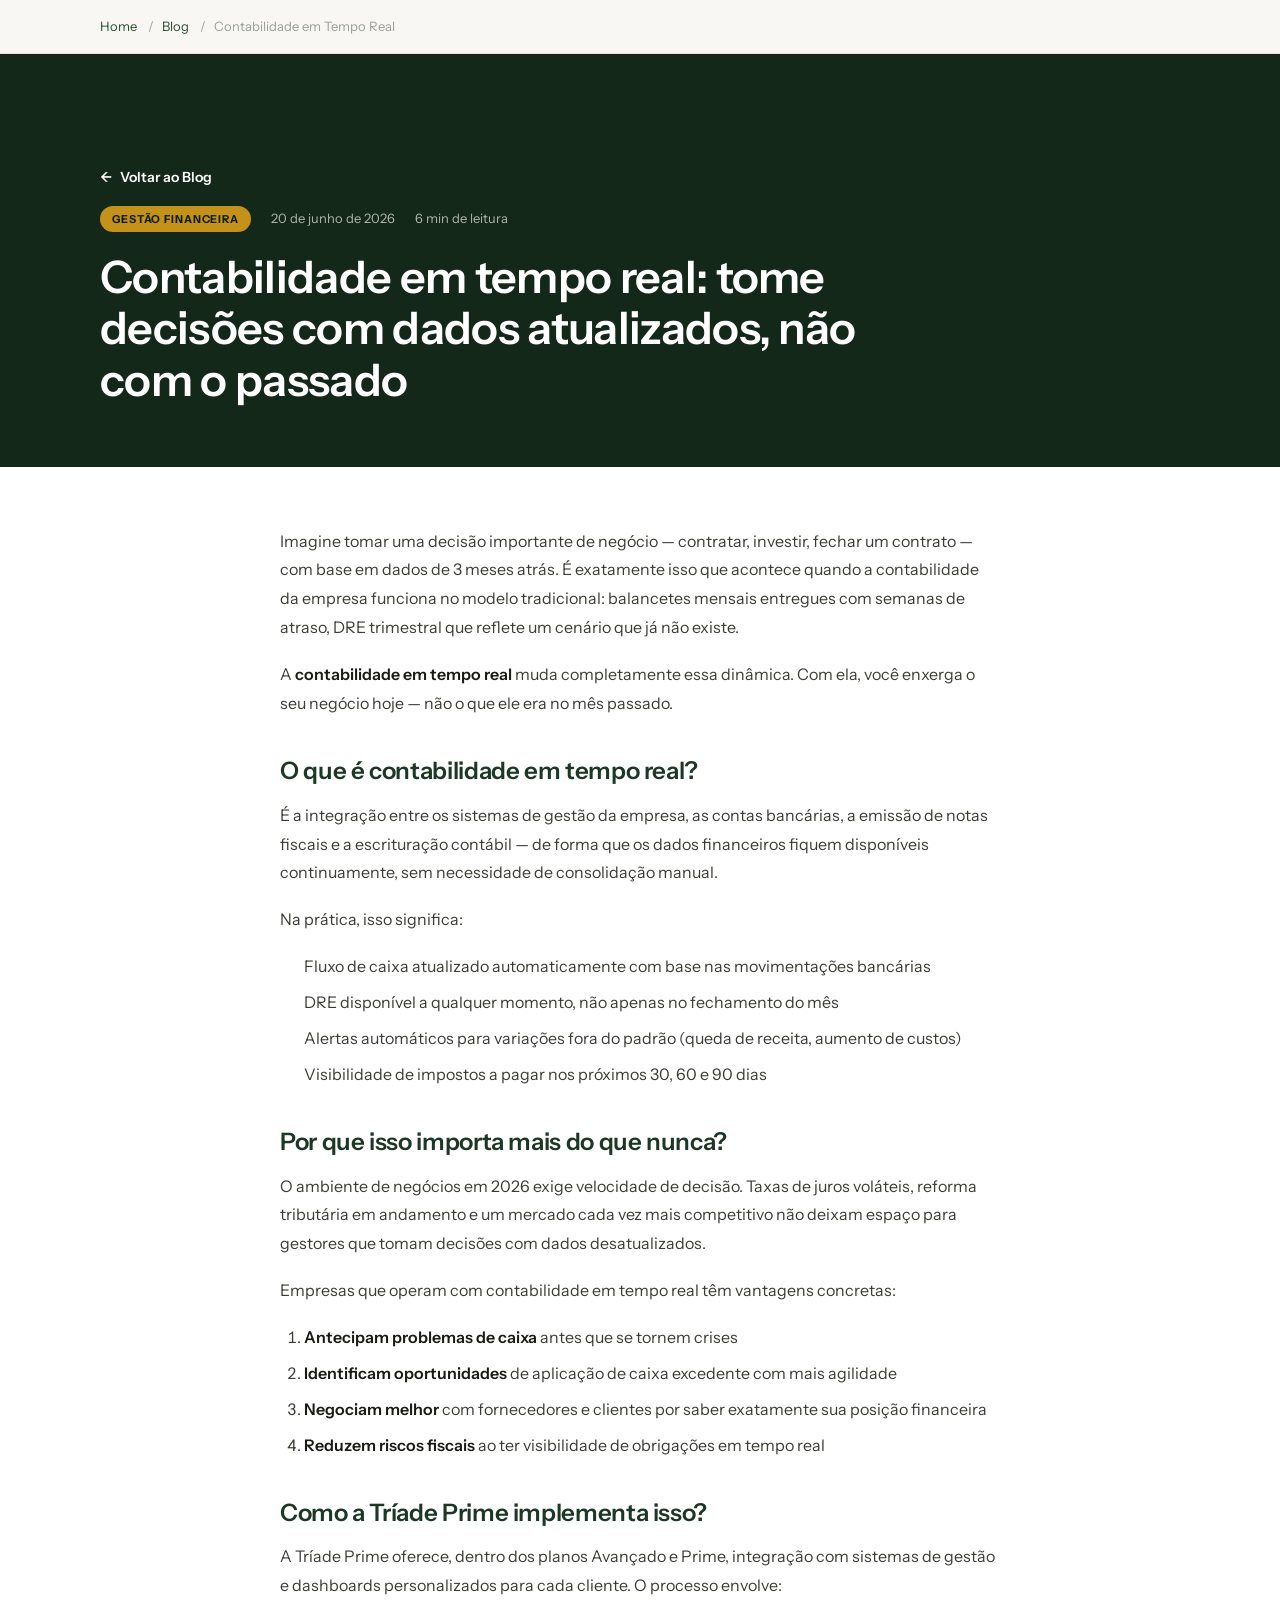
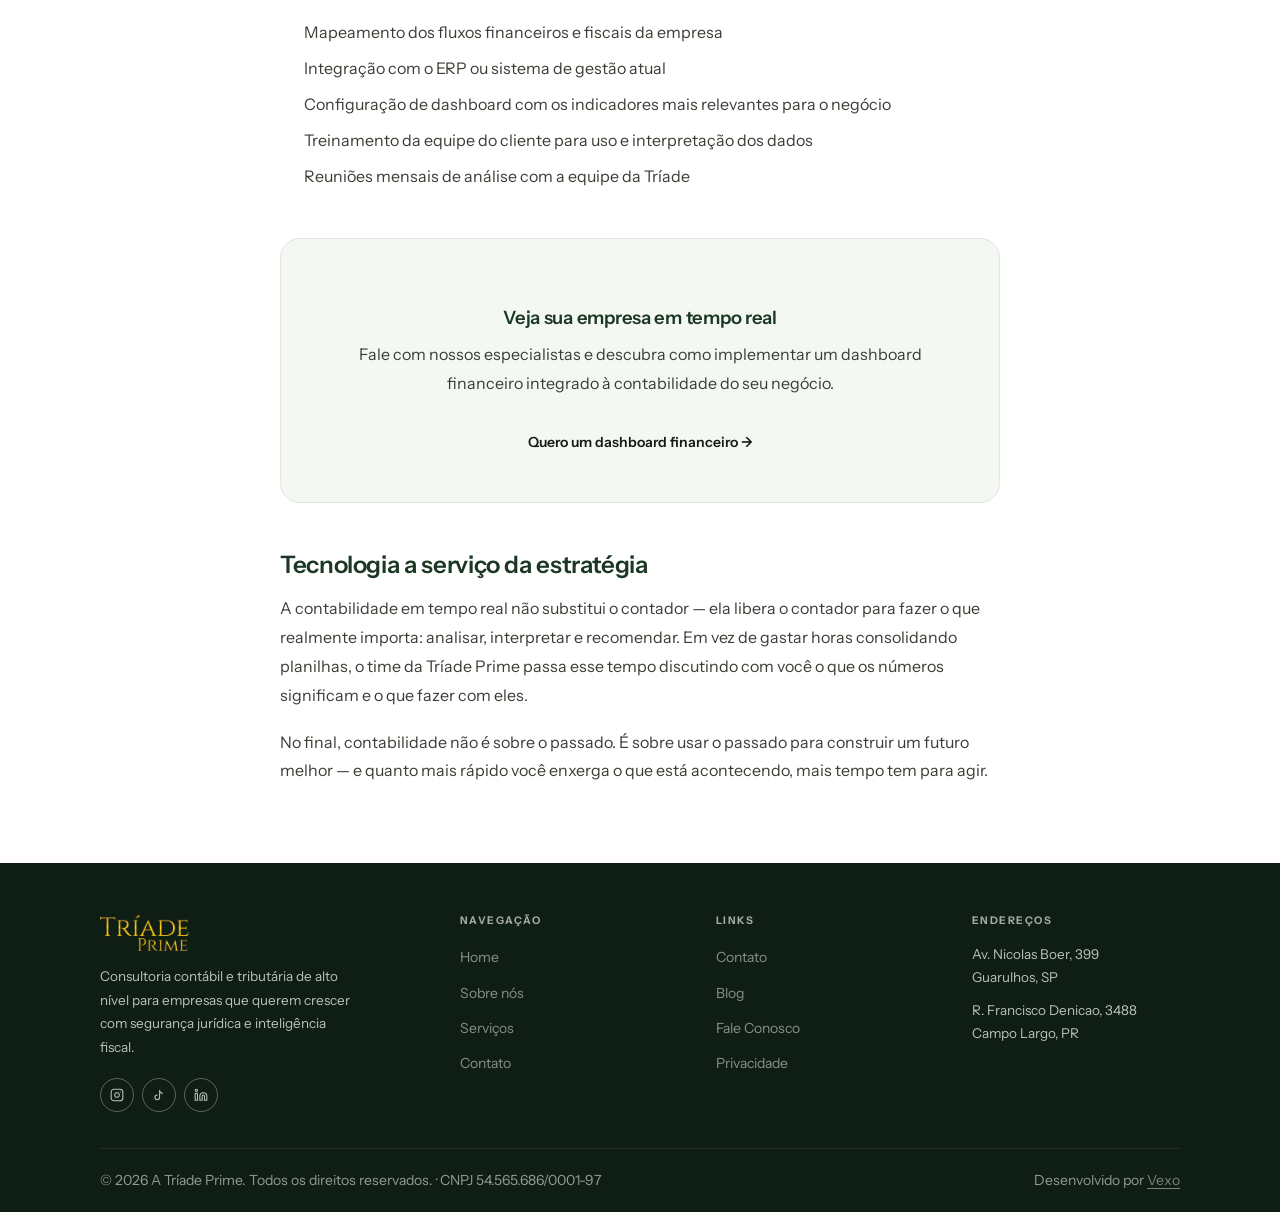
<file: blog/contabilidade-em-tempo-real.html>
﻿<!DOCTYPE html>
<html lang="pt-BR" hreflang="pt-BR">
<head>
<meta charset="UTF-8"/>
<meta name="robots" content="index, follow"/>
<meta name="viewport" content="width=device-width,initial-scale=1.0"/>
<meta name="theme-color" content="#14281a"/>
<title>Contabilidade em tempo real: tome decisões com dados atualizados, não com o passado · Tríade Prime</title>
<meta name="description" content="A contabilidade em tempo real deixou de ser luxo. Entenda como dashboards financeiros ao vivo e integração bancária mudam a gestão do seu negócio."/>
<meta name="keywords" content="contabilidade em tempo real, dashboard financeiro, gestão financeira, fluxo de caixa, inteligência de negócio, Tríade Prime"/>
<link rel="canonical" href="https://www.triadeprime.com.br/blog/contabilidade-em-tempo-real"/>
<meta property="og:type" content="article"/>
<meta property="og:locale" content="pt_BR"/>
<meta property="og:title" content="Contabilidade em tempo real: tome decisões com dados atualizados"/>
<meta property="og:description" content="Dashboards financeiros ao vivo e integração bancária mudam a gestão do seu negócio. Entenda como."/>
<meta property="og:image" content="https://www.triadeprime.com.br/og-blog.jpg"/>
<meta property="og:url" content="https://www.triadeprime.com.br/blog/contabilidade-em-tempo-real"/>
<meta name="twitter:card" content="summary_large_image"/>
<meta name="twitter:title" content="Contabilidade em tempo real: tome decisões com dados atualizados"/>
<meta name="twitter:description" content="Dashboards financeiros ao vivo e integração bancária mudam a gestão do seu negócio. Entenda como."/>
<meta name="twitter:image" content="https://www.triadeprime.com.br/og-blog.jpg"/>
<link rel="preconnect" href="https://fonts.googleapis.com"/>
<link rel="preconnect" href="https://fonts.gstatic.com" crossorigin/>
<link href="https://fonts.googleapis.com/css2?family=Instrument+Sans:ital,wght@0,400;0,500;0,600;0,700;1,400;1,600&display=swap" rel="stylesheet"/>
<style>
/* TOKENS */
:root{
  --g9:#0f1e14; --g8:#14281a; --g7:#1c3824; --g6:#27502f; --g5:#376640;
  --g2:#b8d9bc; --g1:#e4f0e5; --g0:#f3f8f3;
  --au:#c4911a; --au2:#d9a832; --au3:#ecc95a;
  --ink:#181a14; --mid:#44473e; --faint:#9aa094;
  --rule:#e4e3de; --paper:#f8f7f4; --white:#ffffff;
  --f:'Instrument Sans',system-ui,sans-serif;
  --r8:8px; --r14:14px; --r20:20px; --r28:28px; --rp:9999px;
  --ease:cubic-bezier(.4,0,.2,1);
}
*{box-sizing:border-box;margin:0;padding:0;}
html{-webkit-font-smoothing:antialiased;scroll-behavior:smooth;}
body{font-family:var(--f);font-size:16px;line-height:1.65;color:var(--ink);background:var(--white);overflow-x:hidden;}
img{display:block;max-width:100%;height:auto;}
a{color:inherit;text-decoration:none;}

/* LAYOUT */
.w{max-width:1160px;margin:0 auto;padding:0 20px;}
@media(min-width:600px){.w{padding:0 32px;}}
@media(min-width:1000px){.w{padding:0 40px;}}

/* TYPE — base */
h1,h2,h3,h4{font-family:var(--f);font-weight:600;color:var(--ink);letter-spacing:-.015em;line-height:1.15;}
p{line-height:1.7;}

/* KEY RULE: dark sections force all text white */
.dark-sec{background:var(--g8);}
.dark-sec,
.dark-sec h1,.dark-sec h2,.dark-sec h3,.dark-sec h4,.dark-sec p,
.dark-sec span,.dark-sec li,.dark-sec label{color:var(--white);}
.dark-sec em{color:var(--au2) !important;}
.dark-sec .sub{color:rgba(255,255,255,.75) !important;}
.dark-sec .faint-txt{color:rgba(255,255,255,.65) !important;}

/* Eyebrow */
.eyebrow{
  display:inline-flex;align-items:center;gap:7px;
  font-size:11.5px;font-weight:700;letter-spacing:.13em;text-transform:uppercase;color:var(--g6);
}
.eyebrow::before{content:'';width:5px;height:5px;border-radius:50%;background:var(--au);}
.dark-sec .eyebrow{color:rgba(255,255,255,.8);}
.dark-sec .eyebrow::before{background:var(--au2);}
em{font-style:normal;font-weight:700;color:var(--g6);}

/* BUTTONS */
.btn{
  display:inline-flex;align-items:center;gap:8px;
  font-family:var(--f);font-size:14px;font-weight:600;line-height:1;
  padding:13px 24px;border-radius:var(--rp);border:none;cursor:pointer;
  transition:transform .22s var(--ease),box-shadow .22s,background .22s,border-color .22s;
  white-space:nowrap;
}
.btn:active{transform:scale(.97);}
.btn-dk{background:var(--g8);color:var(--white);}
.btn-dk:hover{background:var(--g7);box-shadow:0 5px 18px rgba(14,24,18,.28);}
.btn-au{background:var(--au);color:var(--white);}
.btn-au:hover{background:var(--au2);box-shadow:0 5px 18px rgba(196,145,26,.32);}
.btn-ln{background:transparent;color:var(--ink);border:1.5px solid var(--rule);}
.btn-ln:hover{border-color:var(--g6);color:var(--g6);}
.btn-ln-w{background:transparent;color:var(--white);border:1.5px solid rgba(255,255,255,.28);}
.btn-ln-w:hover{border-color:rgba(255,255,255,.65);}

/* REVEAL */
.rv{opacity:1;transform:none;transition:opacity .55s var(--ease),transform .55s var(--ease);}
.js-on .rv{opacity:0;transform:translateY(16px);}
.rv.in{opacity:1 !important;transform:none !important;}
.rv.d1{transition-delay:.1s;}.rv.d2{transition-delay:.2s;}.rv.d3{transition-delay:.3s;}

/* HEADER */
.hdr{position:sticky;top:0;z-index:900;background:var(--g8);}
.hdr-in{max-width:1160px;margin:0 auto;padding:0 20px;height:68px;display:flex;align-items:center;}
@media(min-width:600px){.hdr-in{padding:0 32px;}}
@media(min-width:1000px){.hdr-in{padding:0 40px;}}
.hdr-logo img{height:28px;width:auto;}
.hdr-nav{display:none;gap:2px;}
.hdr-nav a{font-size:14px;font-weight:500;color:rgba(255,255,255,.68);padding:8px 14px;border-radius:var(--rp);transition:.2s;}
.hdr-nav a:hover{color:var(--white);background:rgba(255,255,255,.07);}
.hdr-cta{display:none;}
.hdr-tog{margin-left:auto;background:none;border:none;cursor:pointer;display:flex;flex-direction:column;gap:5px;padding:6px;}
.hdr-tog span{display:block;width:22px;height:2px;background:var(--white);border-radius:2px;transition:.25s;}
.mob-nav{display:none;position:fixed;top:68px;inset:68px 0 0;background:var(--g8);z-index:899;padding:24px 20px;flex-direction:column;}
.mob-nav.open{display:flex;}
.mob-nav a{font-size:19px;font-weight:600;color:rgba(255,255,255,.8);padding:16px 6px;border-bottom:1px solid rgba(255,255,255,.07);transition:color .2s;}
.mob-nav a:hover{color:var(--au3);}
.mob-nav .btn{margin-top:24px;align-self:flex-start;}
@media(min-width:860px){
  .hdr-nav{display:flex;flex:1;justify-content:center;} .hdr-cta{display:inline-flex;} .hdr-tog{display:none;}
}

/* PAGE HERO */
.pg-hero{
  background:var(--g8);padding:44px 0 48px;
  position:relative;overflow:hidden;
}
@media(min-width:860px){.pg-hero{padding:80px 0 72px;}}
.pg-hero .w{position:relative;z-index:1;}
.pg-hero h1{color:var(--white);font-size:clamp(1.9rem,6vw,3rem);max-width:720px;margin-bottom:14px;}
.pg-hero em{color:var(--au2) !important;}
.pg-hero p{color:rgba(255,255,255,.78);font-size:16px;max-width:560px;line-height:1.78;}
.pg-hero .eyebrow{color:rgba(255,255,255,.8);margin-bottom:16px;}
.pg-hero .eyebrow::before{background:var(--au2);}
.trident-bg{
  position:absolute;
  right:-60px;top:50%;transform:translateY(-50%);
  width:min(460px,52vw);opacity:.2;
  pointer-events:none;
  filter:drop-shadow(0 0 30px rgba(201,162,39,.1));
}
@media(max-width:600px){
  .trident-bg{right:-80px;top:10%;transform:none;width:260px;opacity:.14;}
}

/* SECTIONS */
.sec{padding:60px 0;}
@media(min-width:860px){.sec{padding:96px 0;}}
.sec-lt{background:var(--white);}
.sec-pa{background:var(--paper);}
.sec-dk{background:var(--g8);}
.sec-dk .eyebrow{color:rgba(255,255,255,.8);}
.sec-dk .eyebrow::before{background:var(--au2);}
.sec-dk .sh p{color:rgba(255,255,255,.75);}
.sec-dk h2,.sec-dk h3,.sec-dk h4{color:var(--white);}
.sec-dk p{color:rgba(255,255,255,.8);}
.sec-dk em{color:var(--au2) !important;}

/* Section header */
.sh{margin-bottom:40px;}
.sh .eyebrow{margin-bottom:12px;}
.sh h2{font-size:clamp(1.6rem,4.5vw,2.4rem);margin-bottom:10px;}
.sh p{color:var(--mid);font-size:15px;line-height:1.75;max-width:580px;}
.sh.center{text-align:center;}
.sh.center p{margin:0 auto;}
.sec-dk .sh h2{color:var(--white);}
.sec-dk .sh p{color:rgba(255,255,255,.75);}

/* 2-col grid */
.grid2{display:grid;gap:36px;}
@media(min-width:760px){.grid2{grid-template-columns:1fr 1fr;gap:52px;align-items:center;}}
.grid3{display:grid;gap:16px;}
@media(min-width:640px){.grid3{grid-template-columns:repeat(2,1fr);}}
@media(min-width:900px){.grid3{grid-template-columns:repeat(3,1fr);}}

/* Card base */
.card{background:var(--white);border:1px solid var(--rule);border-radius:var(--r20);padding:28px 24px;transition:.28s var(--ease);}
.card:hover{transform:translateY(-3px);box-shadow:0 12px 36px rgba(14,24,18,.09);}
.card-dk{background:rgba(255,255,255,.04);border:1px solid rgba(255,255,255,.08);border-radius:var(--r20);padding:24px 20px;}
.card-dk h3,.card-dk h4{color:var(--white);}
.card-dk p{color:rgba(255,255,255,.8);}

/* Image blocks */
.img-block{border-radius:var(--r20);overflow:hidden;background:var(--g1);}
.img-block img{width:100%;height:100%;object-fit:cover;display:block;}
.img-block.ratio-4-3{aspect-ratio:4/3;}
.img-block.ratio-16-9{aspect-ratio:16/9;}
.img-block.ratio-3-4{aspect-ratio:3/4;}

/* Checklist */
.checks{list-style:none;display:flex;flex-direction:column;gap:10px;}
.checks li{display:flex;align-items:flex-start;gap:12px;font-size:14.5px;color:var(--mid);}
.ck{
  width:20px;height:20px;border-radius:50%;flex-shrink:0;margin-top:2px;
  background:var(--g0);border:1px solid var(--g2);
  background-image:url("data:image/svg+xml,%3Csvg xmlns='http://www.w3.org/2000/svg' viewBox='0 0 24 24' fill='none' stroke='%23376640' stroke-width='2.5' stroke-linecap='round' stroke-linejoin='round'%3E%3Cpath d='M20 6L9 17l-5-5'/%3E%3C/svg%3E");
  background-size:11px;background-position:center;background-repeat:no-repeat;
}
.ck-au{
  background:rgba(196,145,26,.12);border:1px solid rgba(196,145,26,.3);
  background-image:url("data:image/svg+xml,%3Csvg xmlns='http://www.w3.org/2000/svg' viewBox='0 0 24 24' fill='none' stroke='%23d9a832' stroke-width='2.5' stroke-linecap='round' stroke-linejoin='round'%3E%3Cpath d='M20 6L9 17l-5-5'/%3E%3C/svg%3E");
  background-size:11px;background-position:center;background-repeat:no-repeat;
}

/* Icon circle */
.ico{width:44px;height:44px;border-radius:50%;flex-shrink:0;display:flex;align-items:center;justify-content:center;}
.ico-g{background:var(--g0);border:1px solid var(--g2);}
.ico-au{background:rgba(196,145,26,.12);border:1px solid rgba(196,145,26,.25);}

/* CTA strip */
.cta-strip{
  background:var(--g8);border-radius:var(--r28);
  padding:44px 24px;text-align:center;position:relative;overflow:hidden;
}
@media(min-width:600px){.cta-strip{padding:60px 48px;}}
.cta-strip::after{content:'';position:absolute;inset:0;background:radial-gradient(ellipse 55% 65% at 80% 25%,rgba(196,145,26,.08) 0%,transparent 60%);pointer-events:none;}
.cta-strip h2{color:var(--white) !important;font-size:clamp(1.5rem,5vw,2.4rem);margin-bottom:10px;position:relative;}
.cta-strip h2 em{color:var(--au2) !important;}
.cta-strip p{color:rgba(255,255,255,.75) !important;max-width:420px;margin:0 auto 26px;font-size:15px;line-height:1.75;position:relative;}
.cta-btns{display:flex;justify-content:center;gap:10px;flex-wrap:wrap;position:relative;}
.sec-cta{padding:40px 0 64px;}
@media(min-width:860px){.sec-cta{padding:60px 0 96px;}}

/* Number stat */
.stat-num{font-size:2.2rem;font-weight:700;line-height:1;margin-bottom:6px;}
.stat-lbl{font-size:14px;line-height:1.5;}

/* FOOTER */
.ftr{background:var(--g9);padding:52px 0 0;}
.ftr-grid{display:grid;gap:36px;padding-bottom:36px;border-bottom:1px solid rgba(255,255,255,.07);}
@media(min-width:700px){.ftr-grid{grid-template-columns:1.5fr 1fr 1fr 1fr;gap:48px;}}
.ftr-logo img{height:36px;width:auto;margin-bottom:14px;filter:brightness(1.1);}
.ftr-desc{font-size:14px;color:rgba(255,255,255,.72);line-height:1.75;max-width:260px;margin-bottom:18px;}
.ftr-social{display:flex;gap:8px;}
.ftr-sl{width:34px;height:34px;border-radius:50%;border:1px solid rgba(255,255,255,.3);display:flex;align-items:center;justify-content:center;color:rgba(255,255,255,.72);transition:.22s;}
.ftr-sl:hover{border-color:var(--au2);color:var(--au2);}
.ftr-sl svg{width:14px;height:14px;}
.ftr-col h4{font-size:10.5px;font-weight:700;letter-spacing:.14em;text-transform:uppercase;color:rgba(255,255,255,.62);margin-bottom:16px;}
.ftr-col ul{display:flex;flex-direction:column;gap:9px;list-style:none;padding:0;}
.ftr-col a{font-size:14px;color:rgba(255,255,255,.5);transition:color .2s;}
.ftr-col a:hover{color:var(--white);}
.ftr-addr{font-size:14px;color:rgba(255,255,255,.72);line-height:1.7;}
.ftr-addr+.ftr-addr{margin-top:10px;}
.ftr-bot{padding:20px 0;display:flex;flex-direction:column;align-items:center;gap:8px;text-align:center;font-size:14px;color:rgba(255,255,255,.55);}
@media(min-width:700px){.ftr-bot{flex-direction:row;justify-content:space-between;text-align:left;}}
</style>

<link rel="stylesheet" href="../style.css">
<style>
.art-hero{background:var(--g8);padding:80px 0 60px;}
.art-hero h1{font-size:clamp(1.8rem,4vw,2.8rem);color:var(--white);max-width:800px;line-height:1.15;}
.art-meta{display:flex;gap:20px;align-items:center;margin-top:20px;flex-wrap:wrap;}
.art-meta span{font-size:13px;color:rgba(255,255,255,.65);}
.art-meta .tag{background:var(--au);color:var(--g9);padding:4px 12px;border-radius:99px;font-size:11px;font-weight:700;letter-spacing:.08em;text-transform:uppercase;}
.art-body{max-width:760px;margin:0 auto;padding:60px 20px;}
.art-body h2{font-size:1.5rem;margin:40px 0 16px;color:var(--g7);}
.art-body h3{font-size:1.15rem;margin:28px 0 12px;color:var(--g6);}
.art-body p{margin-bottom:18px;line-height:1.8;color:var(--mid);}
.art-body ul,.art-body ol{margin:0 0 20px 24px;color:var(--mid);}
.art-body li{margin-bottom:8px;line-height:1.75;}
.art-body strong{color:var(--ink);font-weight:600;}
.art-cta{background:var(--g0);border:1px solid var(--rule);border-radius:var(--r20);padding:40px;margin:48px 0;text-align:center;}
.art-cta h3{color:var(--g7);margin-bottom:12px;}
.art-cta p{margin-bottom:24px;}
.art-bc{padding:16px 20px;background:var(--paper);border-bottom:1px solid var(--rule);}
.art-bc ul{list-style:none;display:flex;gap:8px;flex-wrap:wrap;font-size:13px;color:var(--faint);}
.art-bc li:not(:last-child)::after{content:" /";margin-left:8px;}
.art-bc a{color:var(--g6);}
.art-back{display:inline-flex;align-items:center;gap:8px;font-size:14px;font-weight:600;color:var(--white);margin:32px 0 0;}
.art-back::before{content:"←";}
</style>
<link rel="icon" type="image/png" sizes="16x16" href="../favicon-16x16.png">
<link rel="icon" type="image/png" sizes="32x32" href="../favicon-32x32.png">
<link rel="apple-touch-icon" sizes="180x180" href="../apple-touch-icon.png">
<link rel="icon" type="image/svg+xml" href="../favicon.svg">
<script type="application/ld+json">
{
  "@context": "https://schema.org",
  "@graph": [
    { "@type": "BreadcrumbList", "itemListElement": [
        { "@type": "ListItem", "position": 1, "name": "Home", "item": "https://www.triadeprime.com.br/" },
        { "@type": "ListItem", "position": 2, "name": "Blog", "item": "https://www.triadeprime.com.br/blog" },
        { "@type": "ListItem", "position": 3, "name": "Contabilidade em Tempo Real", "item": "https://www.triadeprime.com.br/blog/contabilidade-em-tempo-real" }
    ]},
    { "@type": "BlogPosting",
      "headline": "Contabilidade em tempo real: tome decisões com dados atualizados, não com o passado",
      "url": "https://www.triadeprime.com.br/blog/contabilidade-em-tempo-real",
      "datePublished": "2026-06-20",
      "dateModified": "2026-06-23",
      "author": { "@type": "Person", "name": "Dr. Murylo", "url": "https://www.youtube.com/@drMurylo" },
      "publisher": { "@id": "https://www.triadeprime.com.br/#organization" },
      "description": "A contabilidade em tempo real deixou de ser luxo. Entenda como dashboards financeiros ao vivo mudam a gestão do seu negócio."
    }
  ]
}
</script>
</head>
<body><nav class="art-bc" aria-label="Breadcrumb">
  <div class="w"><ul>
    <li><a href="/">Home</a></li>
    <li><a href="/blog">Blog</a></li>
    <li>Contabilidade em Tempo Real</li>
  </ul></div>
</nav>
<section class="art-hero dark-sec">
  <div class="w">
    <a class="art-back" href="/blog">Voltar ao Blog</a>
    <div class="art-meta" style="margin-top:16px;">
      <span class="tag">Gestão Financeira</span>
      <span>20 de junho de 2026</span>
      <span>6 min de leitura</span>
    </div>
    <h1 style="margin-top:20px;">Contabilidade em tempo real: tome decisões com dados atualizados, não com o passado</h1>
  </div>
</section>
<main>
  <article class="art-body">
    <p>Imagine tomar uma decisão importante de negócio — contratar, investir, fechar um contrato — com base em dados de 3 meses atrás. É exatamente isso que acontece quando a contabilidade da empresa funciona no modelo tradicional: balancetes mensais entregues com semanas de atraso, DRE trimestral que reflete um cenário que já não existe.</p>
    <p>A <strong>contabilidade em tempo real</strong> muda completamente essa dinâmica. Com ela, você enxerga o seu negócio hoje — não o que ele era no mês passado.</p>

    <h2>O que é contabilidade em tempo real?</h2>
    <p>É a integração entre os sistemas de gestão da empresa, as contas bancárias, a emissão de notas fiscais e a escrituração contábil — de forma que os dados financeiros fiquem disponíveis continuamente, sem necessidade de consolidação manual.</p>
    <p>Na prática, isso significa:</p>
    <ul>
      <li>Fluxo de caixa atualizado automaticamente com base nas movimentações bancárias</li>
      <li>DRE disponível a qualquer momento, não apenas no fechamento do mês</li>
      <li>Alertas automáticos para variações fora do padrão (queda de receita, aumento de custos)</li>
      <li>Visibilidade de impostos a pagar nos próximos 30, 60 e 90 dias</li>
    </ul>

    <h2>Por que isso importa mais do que nunca?</h2>
    <p>O ambiente de negócios em 2026 exige velocidade de decisão. Taxas de juros voláteis, reforma tributária em andamento e um mercado cada vez mais competitivo não deixam espaço para gestores que tomam decisões com dados desatualizados.</p>
    <p>Empresas que operam com contabilidade em tempo real têm vantagens concretas:</p>
    <ol>
      <li><strong>Antecipam problemas de caixa</strong> antes que se tornem crises</li>
      <li><strong>Identificam oportunidades</strong> de aplicação de caixa excedente com mais agilidade</li>
      <li><strong>Negociam melhor</strong> com fornecedores e clientes por saber exatamente sua posição financeira</li>
      <li><strong>Reduzem riscos fiscais</strong> ao ter visibilidade de obrigações em tempo real</li>
    </ol>

    <h2>Como a Tríade Prime implementa isso?</h2>
    <p>A Tríade Prime oferece, dentro dos planos Avançado e Prime, integração com sistemas de gestão e dashboards personalizados para cada cliente. O processo envolve:</p>
    <ul>
      <li>Mapeamento dos fluxos financeiros e fiscais da empresa</li>
      <li>Integração com o ERP ou sistema de gestão atual</li>
      <li>Configuração de dashboard com os indicadores mais relevantes para o negócio</li>
      <li>Treinamento da equipe do cliente para uso e interpretação dos dados</li>
      <li>Reuniões mensais de análise com a equipe da Tríade</li>
    </ul>

    <div class="art-cta">
      <h3>Veja sua empresa em tempo real</h3>
      <p>Fale com nossos especialistas e descubra como implementar um dashboard financeiro integrado à contabilidade do seu negócio.</p>
      <a href="https://wa.me/5511974432211?text=Ol%C3%A1!%20Quero%20saber%20mais%20sobre%20contabilidade%20em%20tempo%20real%20para%20a%20minha%20empresa." class="btn btn-g" target="_blank" rel="noopener">Quero um dashboard financeiro →</a>
    </div>

    <h2>Tecnologia a serviço da estratégia</h2>
    <p>A contabilidade em tempo real não substitui o contador — ela libera o contador para fazer o que realmente importa: analisar, interpretar e recomendar. Em vez de gastar horas consolidando planilhas, o time da Tríade Prime passa esse tempo discutindo com você o que os números significam e o que fazer com eles.</p>
    <p>No final, contabilidade não é sobre o passado. É sobre usar o passado para construir um futuro melhor — e quanto mais rápido você enxerga o que está acontecendo, mais tempo tem para agir.</p>
  </article>
</main>
<footer class="ftr">
  <div class="w">
    <div class="ftr-grid">
      <div>
        <div class="ftr-logo"><img src="[data-uri]" alt="A Tríade Prime" width="130" height="52"/></div>
        <p class="ftr-desc">Consultoria contábil e tributária de alto nível para empresas que querem crescer com segurança jurídica e inteligência fiscal.</p>
        <div class="ftr-social">
          <a href="#" class="ftr-sl" aria-label="Instagram"><svg viewBox="0 0 24 24" fill="none" stroke="currentColor" stroke-width="1.8" stroke-linecap="round" stroke-linejoin="round"><rect x="2" y="2" width="20" height="20" rx="5"/><path d="M16 11.37A4 4 0 1112.63 8 4 4 0 0116 11.37z"/><line x1="17.5" y1="6.5" x2="17.51" y2="6.5"/></svg></a>
          <a href="#" class="ftr-sl" aria-label="TikTok"><svg viewBox="0 0 24 24" fill="none" stroke="currentColor" stroke-width="1.8" stroke-linecap="round" stroke-linejoin="round"><path d="M9 12a4 4 0 104 4V4a5 5 0 005 5"/></svg></a>
          <a href="#" class="ftr-sl" aria-label="LinkedIn"><svg viewBox="0 0 24 24" fill="none" stroke="currentColor" stroke-width="1.8" stroke-linecap="round" stroke-linejoin="round"><path d="M16 8a6 6 0 016 6v7h-4v-7a2 2 0 00-2-2 2 2 0 00-2 2v7h-4v-7a6 6 0 016-6z"/><rect x="2" y="9" width="4" height="12"/><circle cx="4" cy="4" r="2"/></svg></a>
        </div>
      </div>
      <div class="ftr-col"><h4>Navegação</h4><ul>
        <li><a href="/">Home</a></li><li><a href="/sobre-nos">Sobre nós</a></li>
        <li><a href="/servicos">Serviços</a></li><li><a href="https://wa.me/5511974432211?text=Ol%C3%A1!%20Vim%20pelo%20Blog%20da%20Tr%C3%ADade%20Prime%20e%20gostaria%20de%20falar%20com%20um%20especialista.">Contato</a></li>
      </ul></div>
      <div class="ftr-col"><h4>Links</h4><ul>
        <li><a href="https://wa.me/5511974432211?text=Ol%C3%A1!%20Vim%20pelo%20Blog%20da%20Tr%C3%ADade%20Prime%20e%20gostaria%20de%20falar%20com%20um%20especialista.">Contato</a></li><li><a href="/blog">Blog</a></li>
        <li><a href="https://wa.me/5511974432211?text=Ol%C3%A1!%20Vim%20pelo%20Blog%20da%20Tr%C3%ADade%20Prime%20e%20gostaria%20de%20falar%20com%20um%20especialista.">Fale Conosco</a></li><li><a href="/politica-de-privacidade">Privacidade</a></li>
      </ul></div>
      <div class="ftr-col"><h4>Endereços</h4>
        <p class="ftr-addr">Av. Nicolas Boer, 399<br>Guarulhos, SP</p>
        <p class="ftr-addr">R. Francisco Denicao, 3488<br>Campo Largo, PR</p>
      </div>
    </div>
    <div class="ftr-bot">
      <span>© 2026 A Tríade Prime. Todos os direitos reservados. · CNPJ 54.565.686/0001-97</span>
      <span>Desenvolvido por <a href="https://byvexo.com.br/" target="_blank" rel="noopener" style="color:inherit;text-decoration:underline;text-underline-offset:3px;opacity:.8;">Vexo</a></span>
    </div>
  </div>
</footer>

</body>
</html>
</file>
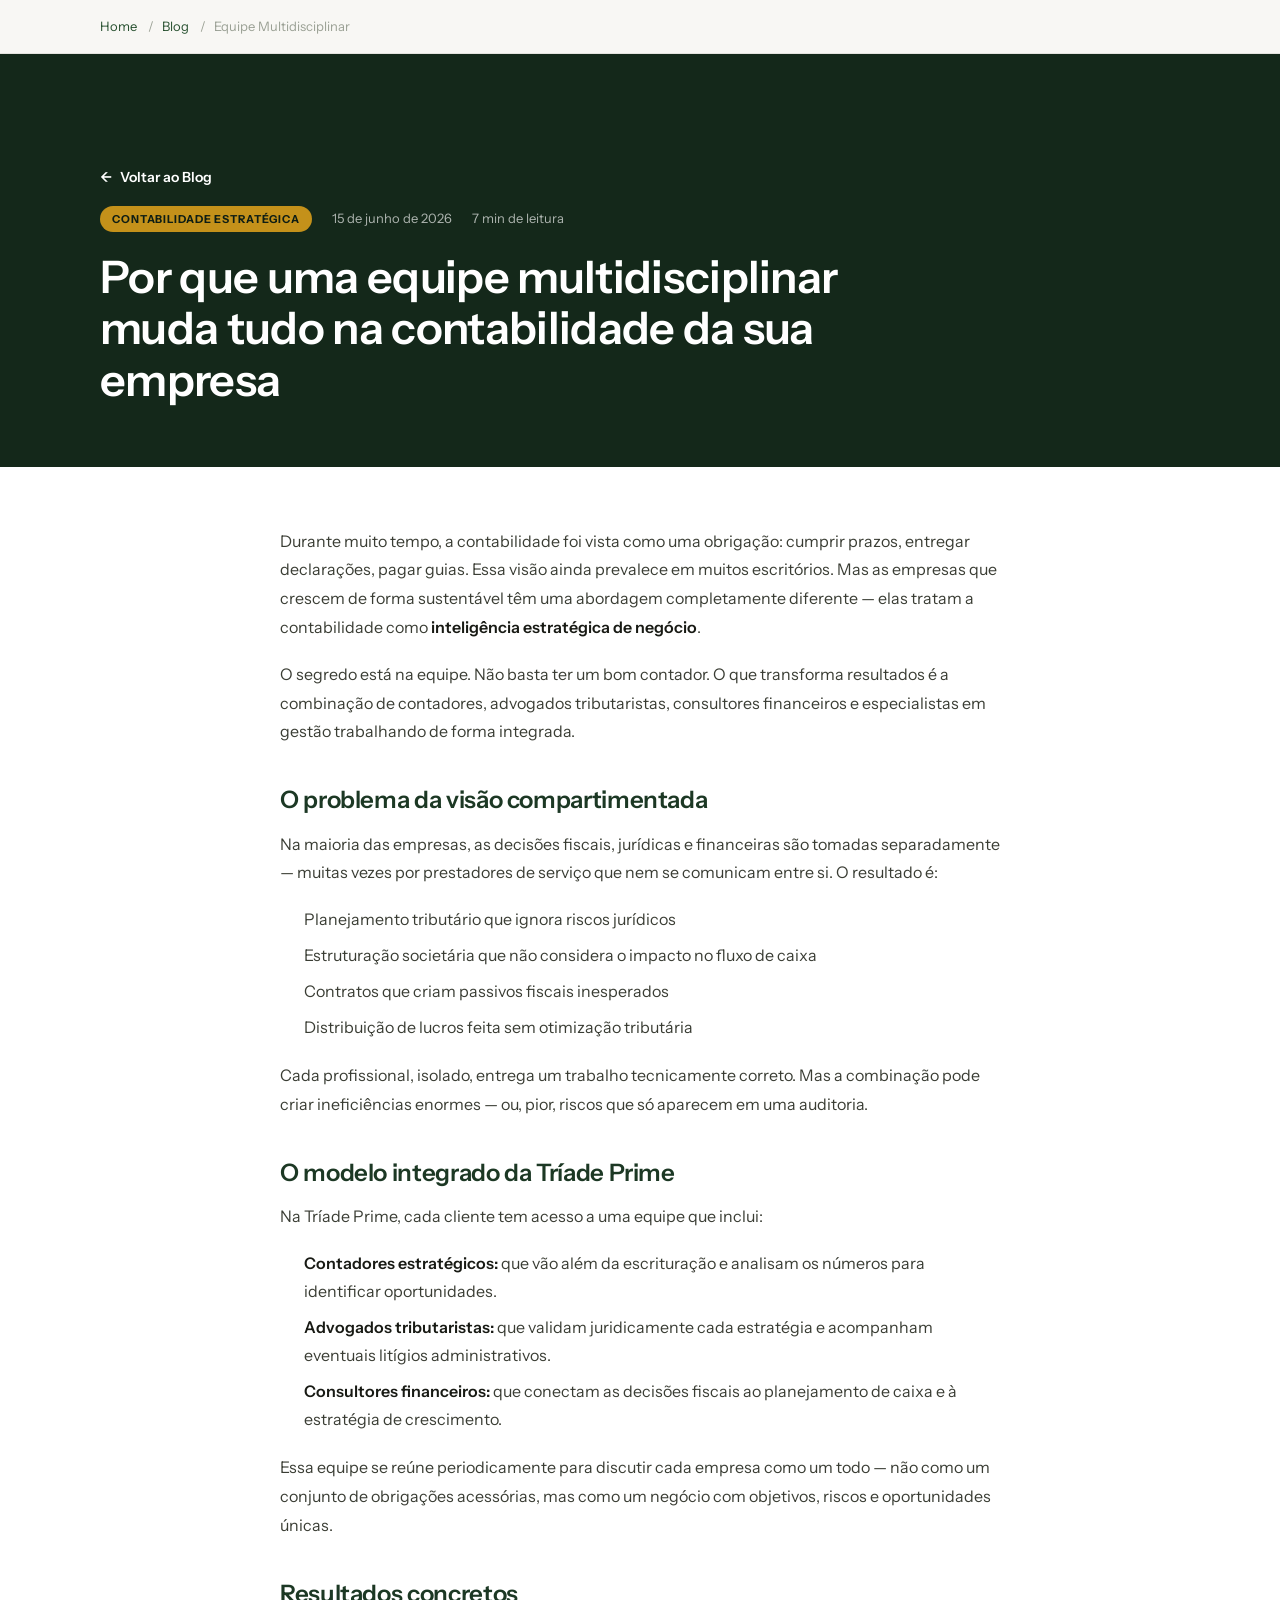
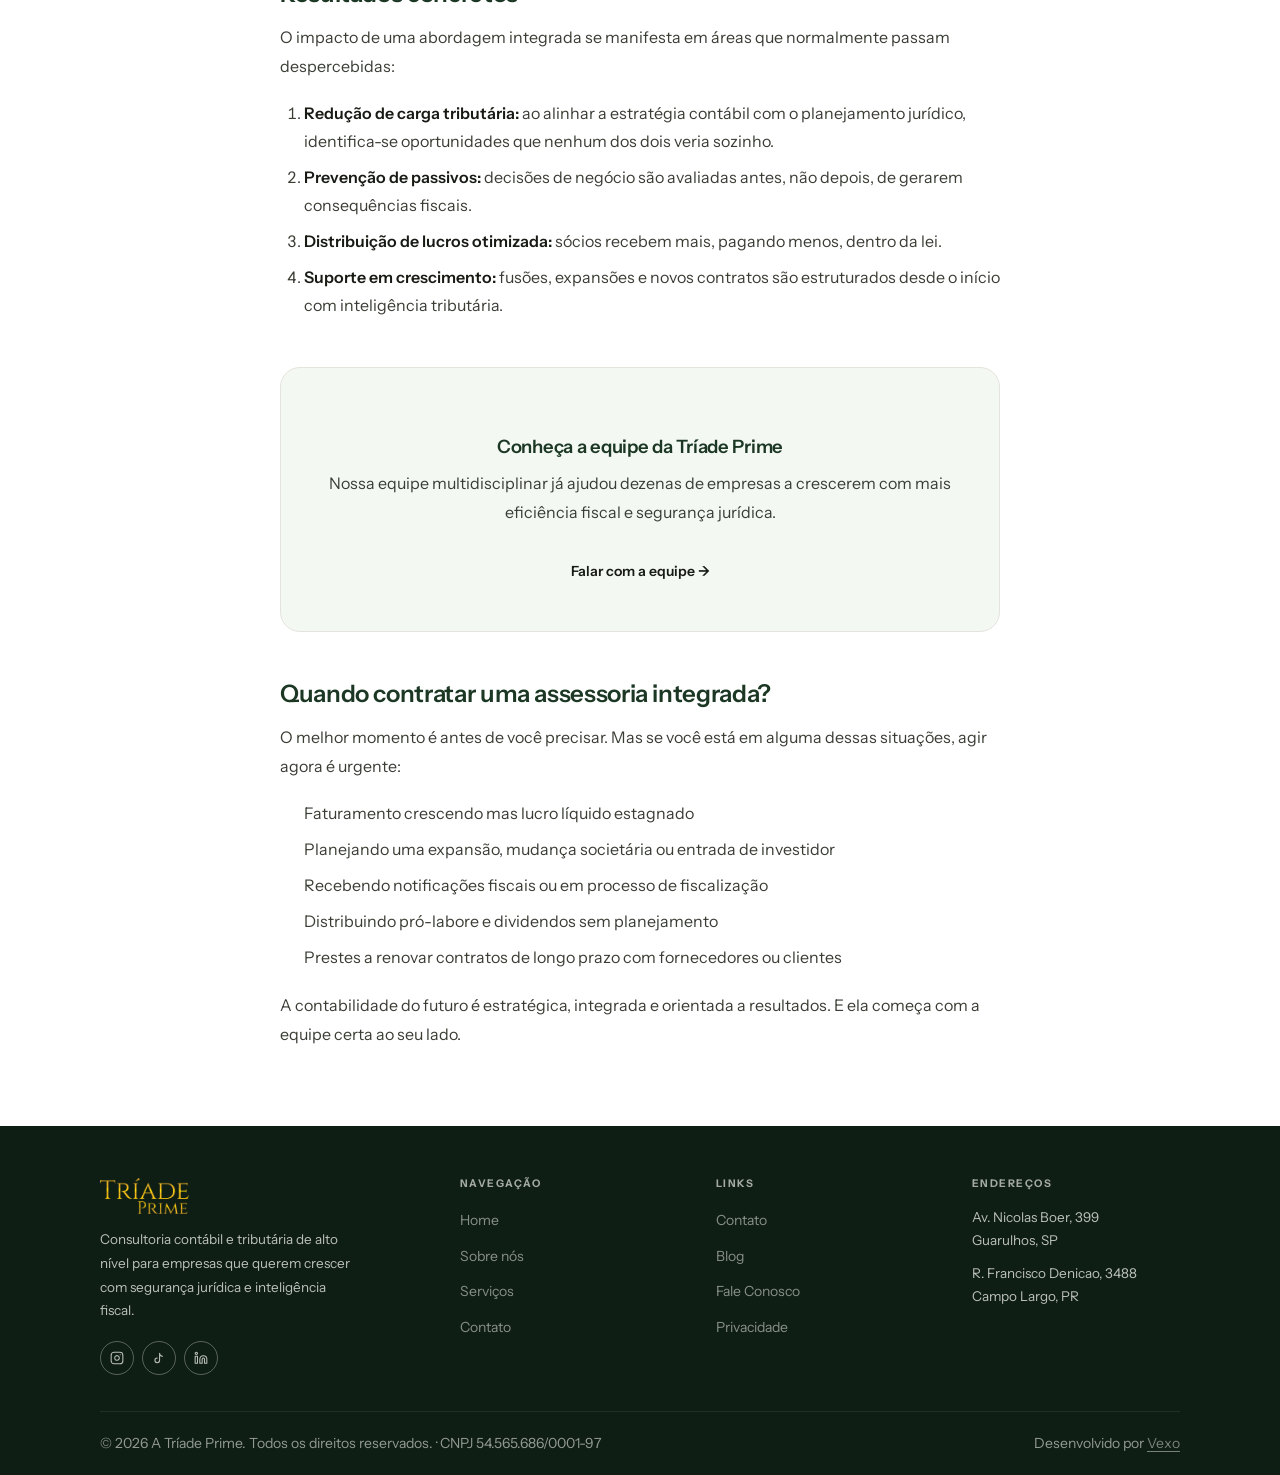
<file: blog/equipe-multidisciplinar-contabilidade.html>
﻿<!DOCTYPE html>
<html lang="pt-BR" hreflang="pt-BR">
<head>
<meta charset="UTF-8"/>
<meta name="robots" content="index, follow"/>
<meta name="viewport" content="width=device-width,initial-scale=1.0"/>
<meta name="theme-color" content="#14281a"/>
<title>Por que uma equipe multidisciplinar muda tudo na contabilidade da sua empresa · Tríade Prime</title>
<meta name="description" content="Contabilidade estratégica vai além de cumprir obrigações. Descubra como uma equipe com contadores, advogados e consultores financeiros integrados transforma resultados."/>
<meta name="keywords" content="equipe multidisciplinar, contabilidade estratégica, contador advogado, assessoria integrada, planejamento tributário, Tríade Prime"/>
<link rel="canonical" href="https://www.triadeprime.com.br/blog/equipe-multidisciplinar-contabilidade"/>
<meta property="og:type" content="article"/>
<meta property="og:locale" content="pt_BR"/>
<meta property="og:title" content="Por que uma equipe multidisciplinar muda tudo na contabilidade da sua empresa"/>
<meta property="og:description" content="Descubra como uma equipe integrada de contadores, advogados e consultores financeiros transforma os resultados do seu negócio."/>
<meta property="og:image" content="https://www.triadeprime.com.br/og-sobre.jpg"/>
<meta property="og:url" content="https://www.triadeprime.com.br/blog/equipe-multidisciplinar-contabilidade"/>
<meta name="twitter:card" content="summary_large_image"/>
<meta name="twitter:title" content="Por que uma equipe multidisciplinar muda tudo na contabilidade da sua empresa"/>
<meta name="twitter:description" content="Descubra como uma equipe integrada de contadores, advogados e consultores financeiros transforma os resultados do seu negócio."/>
<meta name="twitter:image" content="https://www.triadeprime.com.br/og-sobre.jpg"/>
<link rel="preconnect" href="https://fonts.googleapis.com"/>
<link rel="preconnect" href="https://fonts.gstatic.com" crossorigin/>
<link href="https://fonts.googleapis.com/css2?family=Instrument+Sans:ital,wght@0,400;0,500;0,600;0,700;1,400;1,600&display=swap" rel="stylesheet"/>
<style>
/* TOKENS */
:root{
  --g9:#0f1e14; --g8:#14281a; --g7:#1c3824; --g6:#27502f; --g5:#376640;
  --g2:#b8d9bc; --g1:#e4f0e5; --g0:#f3f8f3;
  --au:#c4911a; --au2:#d9a832; --au3:#ecc95a;
  --ink:#181a14; --mid:#44473e; --faint:#9aa094;
  --rule:#e4e3de; --paper:#f8f7f4; --white:#ffffff;
  --f:'Instrument Sans',system-ui,sans-serif;
  --r8:8px; --r14:14px; --r20:20px; --r28:28px; --rp:9999px;
  --ease:cubic-bezier(.4,0,.2,1);
}
*{box-sizing:border-box;margin:0;padding:0;}
html{-webkit-font-smoothing:antialiased;scroll-behavior:smooth;}
body{font-family:var(--f);font-size:16px;line-height:1.65;color:var(--ink);background:var(--white);overflow-x:hidden;}
img{display:block;max-width:100%;height:auto;}
a{color:inherit;text-decoration:none;}

/* LAYOUT */
.w{max-width:1160px;margin:0 auto;padding:0 20px;}
@media(min-width:600px){.w{padding:0 32px;}}
@media(min-width:1000px){.w{padding:0 40px;}}

/* TYPE — base */
h1,h2,h3,h4{font-family:var(--f);font-weight:600;color:var(--ink);letter-spacing:-.015em;line-height:1.15;}
p{line-height:1.7;}

/* KEY RULE: dark sections force all text white */
.dark-sec{background:var(--g8);}
.dark-sec,
.dark-sec h1,.dark-sec h2,.dark-sec h3,.dark-sec h4,.dark-sec p,
.dark-sec span,.dark-sec li,.dark-sec label{color:var(--white);}
.dark-sec em{color:var(--au2) !important;}
.dark-sec .sub{color:rgba(255,255,255,.75) !important;}
.dark-sec .faint-txt{color:rgba(255,255,255,.65) !important;}

/* Eyebrow */
.eyebrow{
  display:inline-flex;align-items:center;gap:7px;
  font-size:11.5px;font-weight:700;letter-spacing:.13em;text-transform:uppercase;color:var(--g6);
}
.eyebrow::before{content:'';width:5px;height:5px;border-radius:50%;background:var(--au);}
.dark-sec .eyebrow{color:rgba(255,255,255,.8);}
.dark-sec .eyebrow::before{background:var(--au2);}
em{font-style:normal;font-weight:700;color:var(--g6);}

/* BUTTONS */
.btn{
  display:inline-flex;align-items:center;gap:8px;
  font-family:var(--f);font-size:14px;font-weight:600;line-height:1;
  padding:13px 24px;border-radius:var(--rp);border:none;cursor:pointer;
  transition:transform .22s var(--ease),box-shadow .22s,background .22s,border-color .22s;
  white-space:nowrap;
}
.btn:active{transform:scale(.97);}
.btn-dk{background:var(--g8);color:var(--white);}
.btn-dk:hover{background:var(--g7);box-shadow:0 5px 18px rgba(14,24,18,.28);}
.btn-au{background:var(--au);color:var(--white);}
.btn-au:hover{background:var(--au2);box-shadow:0 5px 18px rgba(196,145,26,.32);}
.btn-ln{background:transparent;color:var(--ink);border:1.5px solid var(--rule);}
.btn-ln:hover{border-color:var(--g6);color:var(--g6);}
.btn-ln-w{background:transparent;color:var(--white);border:1.5px solid rgba(255,255,255,.28);}
.btn-ln-w:hover{border-color:rgba(255,255,255,.65);}

/* REVEAL */
.rv{opacity:1;transform:none;transition:opacity .55s var(--ease),transform .55s var(--ease);}
.js-on .rv{opacity:0;transform:translateY(16px);}
.rv.in{opacity:1 !important;transform:none !important;}
.rv.d1{transition-delay:.1s;}.rv.d2{transition-delay:.2s;}.rv.d3{transition-delay:.3s;}

/* HEADER */
.hdr{position:sticky;top:0;z-index:900;background:var(--g8);}
.hdr-in{max-width:1160px;margin:0 auto;padding:0 20px;height:68px;display:flex;align-items:center;}
@media(min-width:600px){.hdr-in{padding:0 32px;}}
@media(min-width:1000px){.hdr-in{padding:0 40px;}}
.hdr-logo img{height:28px;width:auto;}
.hdr-nav{display:none;gap:2px;}
.hdr-nav a{font-size:14px;font-weight:500;color:rgba(255,255,255,.68);padding:8px 14px;border-radius:var(--rp);transition:.2s;}
.hdr-nav a:hover{color:var(--white);background:rgba(255,255,255,.07);}
.hdr-cta{display:none;}
.hdr-tog{margin-left:auto;background:none;border:none;cursor:pointer;display:flex;flex-direction:column;gap:5px;padding:6px;}
.hdr-tog span{display:block;width:22px;height:2px;background:var(--white);border-radius:2px;transition:.25s;}
.mob-nav{display:none;position:fixed;top:68px;inset:68px 0 0;background:var(--g8);z-index:899;padding:24px 20px;flex-direction:column;}
.mob-nav.open{display:flex;}
.mob-nav a{font-size:19px;font-weight:600;color:rgba(255,255,255,.8);padding:16px 6px;border-bottom:1px solid rgba(255,255,255,.07);transition:color .2s;}
.mob-nav a:hover{color:var(--au3);}
.mob-nav .btn{margin-top:24px;align-self:flex-start;}
@media(min-width:860px){
  .hdr-nav{display:flex;flex:1;justify-content:center;} .hdr-cta{display:inline-flex;} .hdr-tog{display:none;}
}

/* PAGE HERO */
.pg-hero{
  background:var(--g8);padding:44px 0 48px;
  position:relative;overflow:hidden;
}
@media(min-width:860px){.pg-hero{padding:80px 0 72px;}}
.pg-hero .w{position:relative;z-index:1;}
.pg-hero h1{color:var(--white);font-size:clamp(1.9rem,6vw,3rem);max-width:720px;margin-bottom:14px;}
.pg-hero em{color:var(--au2) !important;}
.pg-hero p{color:rgba(255,255,255,.78);font-size:16px;max-width:560px;line-height:1.78;}
.pg-hero .eyebrow{color:rgba(255,255,255,.8);margin-bottom:16px;}
.pg-hero .eyebrow::before{background:var(--au2);}
.trident-bg{
  position:absolute;
  right:-60px;top:50%;transform:translateY(-50%);
  width:min(460px,52vw);opacity:.2;
  pointer-events:none;
  filter:drop-shadow(0 0 30px rgba(201,162,39,.1));
}
@media(max-width:600px){
  .trident-bg{right:-80px;top:10%;transform:none;width:260px;opacity:.14;}
}

/* SECTIONS */
.sec{padding:60px 0;}
@media(min-width:860px){.sec{padding:96px 0;}}
.sec-lt{background:var(--white);}
.sec-pa{background:var(--paper);}
.sec-dk{background:var(--g8);}
.sec-dk .eyebrow{color:rgba(255,255,255,.8);}
.sec-dk .eyebrow::before{background:var(--au2);}
.sec-dk .sh p{color:rgba(255,255,255,.75);}
.sec-dk h2,.sec-dk h3,.sec-dk h4{color:var(--white);}
.sec-dk p{color:rgba(255,255,255,.8);}
.sec-dk em{color:var(--au2) !important;}

/* Section header */
.sh{margin-bottom:40px;}
.sh .eyebrow{margin-bottom:12px;}
.sh h2{font-size:clamp(1.6rem,4.5vw,2.4rem);margin-bottom:10px;}
.sh p{color:var(--mid);font-size:15px;line-height:1.75;max-width:580px;}
.sh.center{text-align:center;}
.sh.center p{margin:0 auto;}
.sec-dk .sh h2{color:var(--white);}
.sec-dk .sh p{color:rgba(255,255,255,.75);}

/* 2-col grid */
.grid2{display:grid;gap:36px;}
@media(min-width:760px){.grid2{grid-template-columns:1fr 1fr;gap:52px;align-items:center;}}
.grid3{display:grid;gap:16px;}
@media(min-width:640px){.grid3{grid-template-columns:repeat(2,1fr);}}
@media(min-width:900px){.grid3{grid-template-columns:repeat(3,1fr);}}

/* Card base */
.card{background:var(--white);border:1px solid var(--rule);border-radius:var(--r20);padding:28px 24px;transition:.28s var(--ease);}
.card:hover{transform:translateY(-3px);box-shadow:0 12px 36px rgba(14,24,18,.09);}
.card-dk{background:rgba(255,255,255,.04);border:1px solid rgba(255,255,255,.08);border-radius:var(--r20);padding:24px 20px;}
.card-dk h3,.card-dk h4{color:var(--white);}
.card-dk p{color:rgba(255,255,255,.8);}

/* Image blocks */
.img-block{border-radius:var(--r20);overflow:hidden;background:var(--g1);}
.img-block img{width:100%;height:100%;object-fit:cover;display:block;}
.img-block.ratio-4-3{aspect-ratio:4/3;}
.img-block.ratio-16-9{aspect-ratio:16/9;}
.img-block.ratio-3-4{aspect-ratio:3/4;}

/* Checklist */
.checks{list-style:none;display:flex;flex-direction:column;gap:10px;}
.checks li{display:flex;align-items:flex-start;gap:12px;font-size:14.5px;color:var(--mid);}
.ck{
  width:20px;height:20px;border-radius:50%;flex-shrink:0;margin-top:2px;
  background:var(--g0);border:1px solid var(--g2);
  background-image:url("data:image/svg+xml,%3Csvg xmlns='http://www.w3.org/2000/svg' viewBox='0 0 24 24' fill='none' stroke='%23376640' stroke-width='2.5' stroke-linecap='round' stroke-linejoin='round'%3E%3Cpath d='M20 6L9 17l-5-5'/%3E%3C/svg%3E");
  background-size:11px;background-position:center;background-repeat:no-repeat;
}
.ck-au{
  background:rgba(196,145,26,.12);border:1px solid rgba(196,145,26,.3);
  background-image:url("data:image/svg+xml,%3Csvg xmlns='http://www.w3.org/2000/svg' viewBox='0 0 24 24' fill='none' stroke='%23d9a832' stroke-width='2.5' stroke-linecap='round' stroke-linejoin='round'%3E%3Cpath d='M20 6L9 17l-5-5'/%3E%3C/svg%3E");
  background-size:11px;background-position:center;background-repeat:no-repeat;
}

/* Icon circle */
.ico{width:44px;height:44px;border-radius:50%;flex-shrink:0;display:flex;align-items:center;justify-content:center;}
.ico-g{background:var(--g0);border:1px solid var(--g2);}
.ico-au{background:rgba(196,145,26,.12);border:1px solid rgba(196,145,26,.25);}

/* CTA strip */
.cta-strip{
  background:var(--g8);border-radius:var(--r28);
  padding:44px 24px;text-align:center;position:relative;overflow:hidden;
}
@media(min-width:600px){.cta-strip{padding:60px 48px;}}
.cta-strip::after{content:'';position:absolute;inset:0;background:radial-gradient(ellipse 55% 65% at 80% 25%,rgba(196,145,26,.08) 0%,transparent 60%);pointer-events:none;}
.cta-strip h2{color:var(--white) !important;font-size:clamp(1.5rem,5vw,2.4rem);margin-bottom:10px;position:relative;}
.cta-strip h2 em{color:var(--au2) !important;}
.cta-strip p{color:rgba(255,255,255,.75) !important;max-width:420px;margin:0 auto 26px;font-size:15px;line-height:1.75;position:relative;}
.cta-btns{display:flex;justify-content:center;gap:10px;flex-wrap:wrap;position:relative;}
.sec-cta{padding:40px 0 64px;}
@media(min-width:860px){.sec-cta{padding:60px 0 96px;}}

/* Number stat */
.stat-num{font-size:2.2rem;font-weight:700;line-height:1;margin-bottom:6px;}
.stat-lbl{font-size:14px;line-height:1.5;}

/* FOOTER */
.ftr{background:var(--g9);padding:52px 0 0;}
.ftr-grid{display:grid;gap:36px;padding-bottom:36px;border-bottom:1px solid rgba(255,255,255,.07);}
@media(min-width:700px){.ftr-grid{grid-template-columns:1.5fr 1fr 1fr 1fr;gap:48px;}}
.ftr-logo img{height:36px;width:auto;margin-bottom:14px;filter:brightness(1.1);}
.ftr-desc{font-size:14px;color:rgba(255,255,255,.72);line-height:1.75;max-width:260px;margin-bottom:18px;}
.ftr-social{display:flex;gap:8px;}
.ftr-sl{width:34px;height:34px;border-radius:50%;border:1px solid rgba(255,255,255,.3);display:flex;align-items:center;justify-content:center;color:rgba(255,255,255,.72);transition:.22s;}
.ftr-sl:hover{border-color:var(--au2);color:var(--au2);}
.ftr-sl svg{width:14px;height:14px;}
.ftr-col h4{font-size:10.5px;font-weight:700;letter-spacing:.14em;text-transform:uppercase;color:rgba(255,255,255,.62);margin-bottom:16px;}
.ftr-col ul{display:flex;flex-direction:column;gap:9px;list-style:none;padding:0;}
.ftr-col a{font-size:14px;color:rgba(255,255,255,.5);transition:color .2s;}
.ftr-col a:hover{color:var(--white);}
.ftr-addr{font-size:14px;color:rgba(255,255,255,.72);line-height:1.7;}
.ftr-addr+.ftr-addr{margin-top:10px;}
.ftr-bot{padding:20px 0;display:flex;flex-direction:column;align-items:center;gap:8px;text-align:center;font-size:14px;color:rgba(255,255,255,.55);}
@media(min-width:700px){.ftr-bot{flex-direction:row;justify-content:space-between;text-align:left;}}
</style>

<link rel="stylesheet" href="../style.css">
<style>
.art-hero{background:var(--g8);padding:80px 0 60px;}
.art-hero h1{font-size:clamp(1.8rem,4vw,2.8rem);color:var(--white);max-width:800px;line-height:1.15;}
.art-meta{display:flex;gap:20px;align-items:center;margin-top:20px;flex-wrap:wrap;}
.art-meta span{font-size:13px;color:rgba(255,255,255,.65);}
.art-meta .tag{background:var(--au);color:var(--g9);padding:4px 12px;border-radius:99px;font-size:11px;font-weight:700;letter-spacing:.08em;text-transform:uppercase;}
.art-body{max-width:760px;margin:0 auto;padding:60px 20px;}
.art-body h2{font-size:1.5rem;margin:40px 0 16px;color:var(--g7);}
.art-body h3{font-size:1.15rem;margin:28px 0 12px;color:var(--g6);}
.art-body p{margin-bottom:18px;line-height:1.8;color:var(--mid);}
.art-body ul,.art-body ol{margin:0 0 20px 24px;color:var(--mid);}
.art-body li{margin-bottom:8px;line-height:1.75;}
.art-body strong{color:var(--ink);font-weight:600;}
.art-cta{background:var(--g0);border:1px solid var(--rule);border-radius:var(--r20);padding:40px;margin:48px 0;text-align:center;}
.art-cta h3{color:var(--g7);margin-bottom:12px;}
.art-cta p{margin-bottom:24px;}
.art-bc{padding:16px 20px;background:var(--paper);border-bottom:1px solid var(--rule);}
.art-bc ul{list-style:none;display:flex;gap:8px;flex-wrap:wrap;font-size:13px;color:var(--faint);}
.art-bc li:not(:last-child)::after{content:" /";margin-left:8px;}
.art-bc a{color:var(--g6);}
.art-back{display:inline-flex;align-items:center;gap:8px;font-size:14px;font-weight:600;color:var(--white);margin:32px 0 0;}
.art-back::before{content:"←";}
</style>
<link rel="icon" type="image/png" sizes="16x16" href="../favicon-16x16.png">
<link rel="icon" type="image/png" sizes="32x32" href="../favicon-32x32.png">
<link rel="apple-touch-icon" sizes="180x180" href="../apple-touch-icon.png">
<link rel="icon" type="image/svg+xml" href="../favicon.svg">
<script type="application/ld+json">
{
  "@context": "https://schema.org",
  "@graph": [
    { "@type": "BreadcrumbList", "itemListElement": [
        { "@type": "ListItem", "position": 1, "name": "Home", "item": "https://www.triadeprime.com.br/" },
        { "@type": "ListItem", "position": 2, "name": "Blog", "item": "https://www.triadeprime.com.br/blog" },
        { "@type": "ListItem", "position": 3, "name": "Equipe Multidisciplinar", "item": "https://www.triadeprime.com.br/blog/equipe-multidisciplinar-contabilidade" }
    ]},
    { "@type": "BlogPosting",
      "headline": "Por que uma equipe multidisciplinar muda tudo na contabilidade da sua empresa",
      "url": "https://www.triadeprime.com.br/blog/equipe-multidisciplinar-contabilidade",
      "datePublished": "2026-06-15",
      "dateModified": "2026-06-23",
      "author": { "@type": "Person", "name": "Dr. Murylo", "url": "https://www.youtube.com/@drMurylo" },
      "publisher": { "@id": "https://www.triadeprime.com.br/#organization" },
      "description": "Contabilidade estratégica vai além de cumprir obrigações. Descubra como uma equipe integrada transforma resultados."
    }
  ]
}
</script>
</head>
<body><nav class="art-bc" aria-label="Breadcrumb">
  <div class="w"><ul>
    <li><a href="/">Home</a></li>
    <li><a href="/blog">Blog</a></li>
    <li>Equipe Multidisciplinar</li>
  </ul></div>
</nav>
<section class="art-hero dark-sec">
  <div class="w">
    <a class="art-back" href="/blog">Voltar ao Blog</a>
    <div class="art-meta" style="margin-top:16px;">
      <span class="tag">Contabilidade Estratégica</span>
      <span>15 de junho de 2026</span>
      <span>7 min de leitura</span>
    </div>
    <h1 style="margin-top:20px;">Por que uma equipe multidisciplinar muda tudo na contabilidade da sua empresa</h1>
  </div>
</section>
<main>
  <article class="art-body">
    <p>Durante muito tempo, a contabilidade foi vista como uma obrigação: cumprir prazos, entregar declarações, pagar guias. Essa visão ainda prevalece em muitos escritórios. Mas as empresas que crescem de forma sustentável têm uma abordagem completamente diferente — elas tratam a contabilidade como <strong>inteligência estratégica de negócio</strong>.</p>
    <p>O segredo está na equipe. Não basta ter um bom contador. O que transforma resultados é a combinação de contadores, advogados tributaristas, consultores financeiros e especialistas em gestão trabalhando de forma integrada.</p>

    <h2>O problema da visão compartimentada</h2>
    <p>Na maioria das empresas, as decisões fiscais, jurídicas e financeiras são tomadas separadamente — muitas vezes por prestadores de serviço que nem se comunicam entre si. O resultado é:</p>
    <ul>
      <li>Planejamento tributário que ignora riscos jurídicos</li>
      <li>Estruturação societária que não considera o impacto no fluxo de caixa</li>
      <li>Contratos que criam passivos fiscais inesperados</li>
      <li>Distribuição de lucros feita sem otimização tributária</li>
    </ul>
    <p>Cada profissional, isolado, entrega um trabalho tecnicamente correto. Mas a combinação pode criar ineficiências enormes — ou, pior, riscos que só aparecem em uma auditoria.</p>

    <h2>O modelo integrado da Tríade Prime</h2>
    <p>Na Tríade Prime, cada cliente tem acesso a uma equipe que inclui:</p>
    <ul>
      <li><strong>Contadores estratégicos:</strong> que vão além da escrituração e analisam os números para identificar oportunidades.</li>
      <li><strong>Advogados tributaristas:</strong> que validam juridicamente cada estratégia e acompanham eventuais litígios administrativos.</li>
      <li><strong>Consultores financeiros:</strong> que conectam as decisões fiscais ao planejamento de caixa e à estratégia de crescimento.</li>
    </ul>
    <p>Essa equipe se reúne periodicamente para discutir cada empresa como um todo — não como um conjunto de obrigações acessórias, mas como um negócio com objetivos, riscos e oportunidades únicas.</p>

    <h2>Resultados concretos</h2>
    <p>O impacto de uma abordagem integrada se manifesta em áreas que normalmente passam despercebidas:</p>
    <ol>
      <li><strong>Redução de carga tributária:</strong> ao alinhar a estratégia contábil com o planejamento jurídico, identifica-se oportunidades que nenhum dos dois veria sozinho.</li>
      <li><strong>Prevenção de passivos:</strong> decisões de negócio são avaliadas antes, não depois, de gerarem consequências fiscais.</li>
      <li><strong>Distribuição de lucros otimizada:</strong> sócios recebem mais, pagando menos, dentro da lei.</li>
      <li><strong>Suporte em crescimento:</strong> fusões, expansões e novos contratos são estruturados desde o início com inteligência tributária.</li>
    </ol>

    <div class="art-cta">
      <h3>Conheça a equipe da Tríade Prime</h3>
      <p>Nossa equipe multidisciplinar já ajudou dezenas de empresas a crescerem com mais eficiência fiscal e segurança jurídica.</p>
      <a href="https://wa.me/5511974432211?text=Ol%C3%A1!%20Quero%20conhecer%20como%20a%20equipe%20da%20Tr%C3%ADade%20Prime%20pode%20ajudar%20minha%20empresa." class="btn btn-g" target="_blank" rel="noopener">Falar com a equipe →</a>
    </div>

    <h2>Quando contratar uma assessoria integrada?</h2>
    <p>O melhor momento é antes de você precisar. Mas se você está em alguma dessas situações, agir agora é urgente:</p>
    <ul>
      <li>Faturamento crescendo mas lucro líquido estagnado</li>
      <li>Planejando uma expansão, mudança societária ou entrada de investidor</li>
      <li>Recebendo notificações fiscais ou em processo de fiscalização</li>
      <li>Distribuindo pró-labore e dividendos sem planejamento</li>
      <li>Prestes a renovar contratos de longo prazo com fornecedores ou clientes</li>
    </ul>
    <p>A contabilidade do futuro é estratégica, integrada e orientada a resultados. E ela começa com a equipe certa ao seu lado.</p>
  </article>
</main>
<footer class="ftr">
  <div class="w">
    <div class="ftr-grid">
      <div>
        <div class="ftr-logo"><img src="[data-uri]" alt="A Tríade Prime" width="130" height="52"/></div>
        <p class="ftr-desc">Consultoria contábil e tributária de alto nível para empresas que querem crescer com segurança jurídica e inteligência fiscal.</p>
        <div class="ftr-social">
          <a href="#" class="ftr-sl" aria-label="Instagram"><svg viewBox="0 0 24 24" fill="none" stroke="currentColor" stroke-width="1.8" stroke-linecap="round" stroke-linejoin="round"><rect x="2" y="2" width="20" height="20" rx="5"/><path d="M16 11.37A4 4 0 1112.63 8 4 4 0 0116 11.37z"/><line x1="17.5" y1="6.5" x2="17.51" y2="6.5"/></svg></a>
          <a href="#" class="ftr-sl" aria-label="TikTok"><svg viewBox="0 0 24 24" fill="none" stroke="currentColor" stroke-width="1.8" stroke-linecap="round" stroke-linejoin="round"><path d="M9 12a4 4 0 104 4V4a5 5 0 005 5"/></svg></a>
          <a href="#" class="ftr-sl" aria-label="LinkedIn"><svg viewBox="0 0 24 24" fill="none" stroke="currentColor" stroke-width="1.8" stroke-linecap="round" stroke-linejoin="round"><path d="M16 8a6 6 0 016 6v7h-4v-7a2 2 0 00-2-2 2 2 0 00-2 2v7h-4v-7a6 6 0 016-6z"/><rect x="2" y="9" width="4" height="12"/><circle cx="4" cy="4" r="2"/></svg></a>
        </div>
      </div>
      <div class="ftr-col"><h4>Navegação</h4><ul>
        <li><a href="/">Home</a></li><li><a href="/sobre-nos">Sobre nós</a></li>
        <li><a href="/servicos">Serviços</a></li><li><a href="https://wa.me/5511974432211?text=Ol%C3%A1!%20Vim%20pelo%20Blog%20da%20Tr%C3%ADade%20Prime%20e%20gostaria%20de%20falar%20com%20um%20especialista.">Contato</a></li>
      </ul></div>
      <div class="ftr-col"><h4>Links</h4><ul>
        <li><a href="https://wa.me/5511974432211?text=Ol%C3%A1!%20Vim%20pelo%20Blog%20da%20Tr%C3%ADade%20Prime%20e%20gostaria%20de%20falar%20com%20um%20especialista.">Contato</a></li><li><a href="/blog">Blog</a></li>
        <li><a href="https://wa.me/5511974432211?text=Ol%C3%A1!%20Vim%20pelo%20Blog%20da%20Tr%C3%ADade%20Prime%20e%20gostaria%20de%20falar%20com%20um%20especialista.">Fale Conosco</a></li><li><a href="/politica-de-privacidade">Privacidade</a></li>
      </ul></div>
      <div class="ftr-col"><h4>Endereços</h4>
        <p class="ftr-addr">Av. Nicolas Boer, 399<br>Guarulhos, SP</p>
        <p class="ftr-addr">R. Francisco Denicao, 3488<br>Campo Largo, PR</p>
      </div>
    </div>
    <div class="ftr-bot">
      <span>© 2026 A Tríade Prime. Todos os direitos reservados. · CNPJ 54.565.686/0001-97</span>
      <span>Desenvolvido por <a href="https://byvexo.com.br/" target="_blank" rel="noopener" style="color:inherit;text-decoration:underline;text-underline-offset:3px;opacity:.8;">Vexo</a></span>
    </div>
  </div>
</footer>

</body>
</html>
</file>
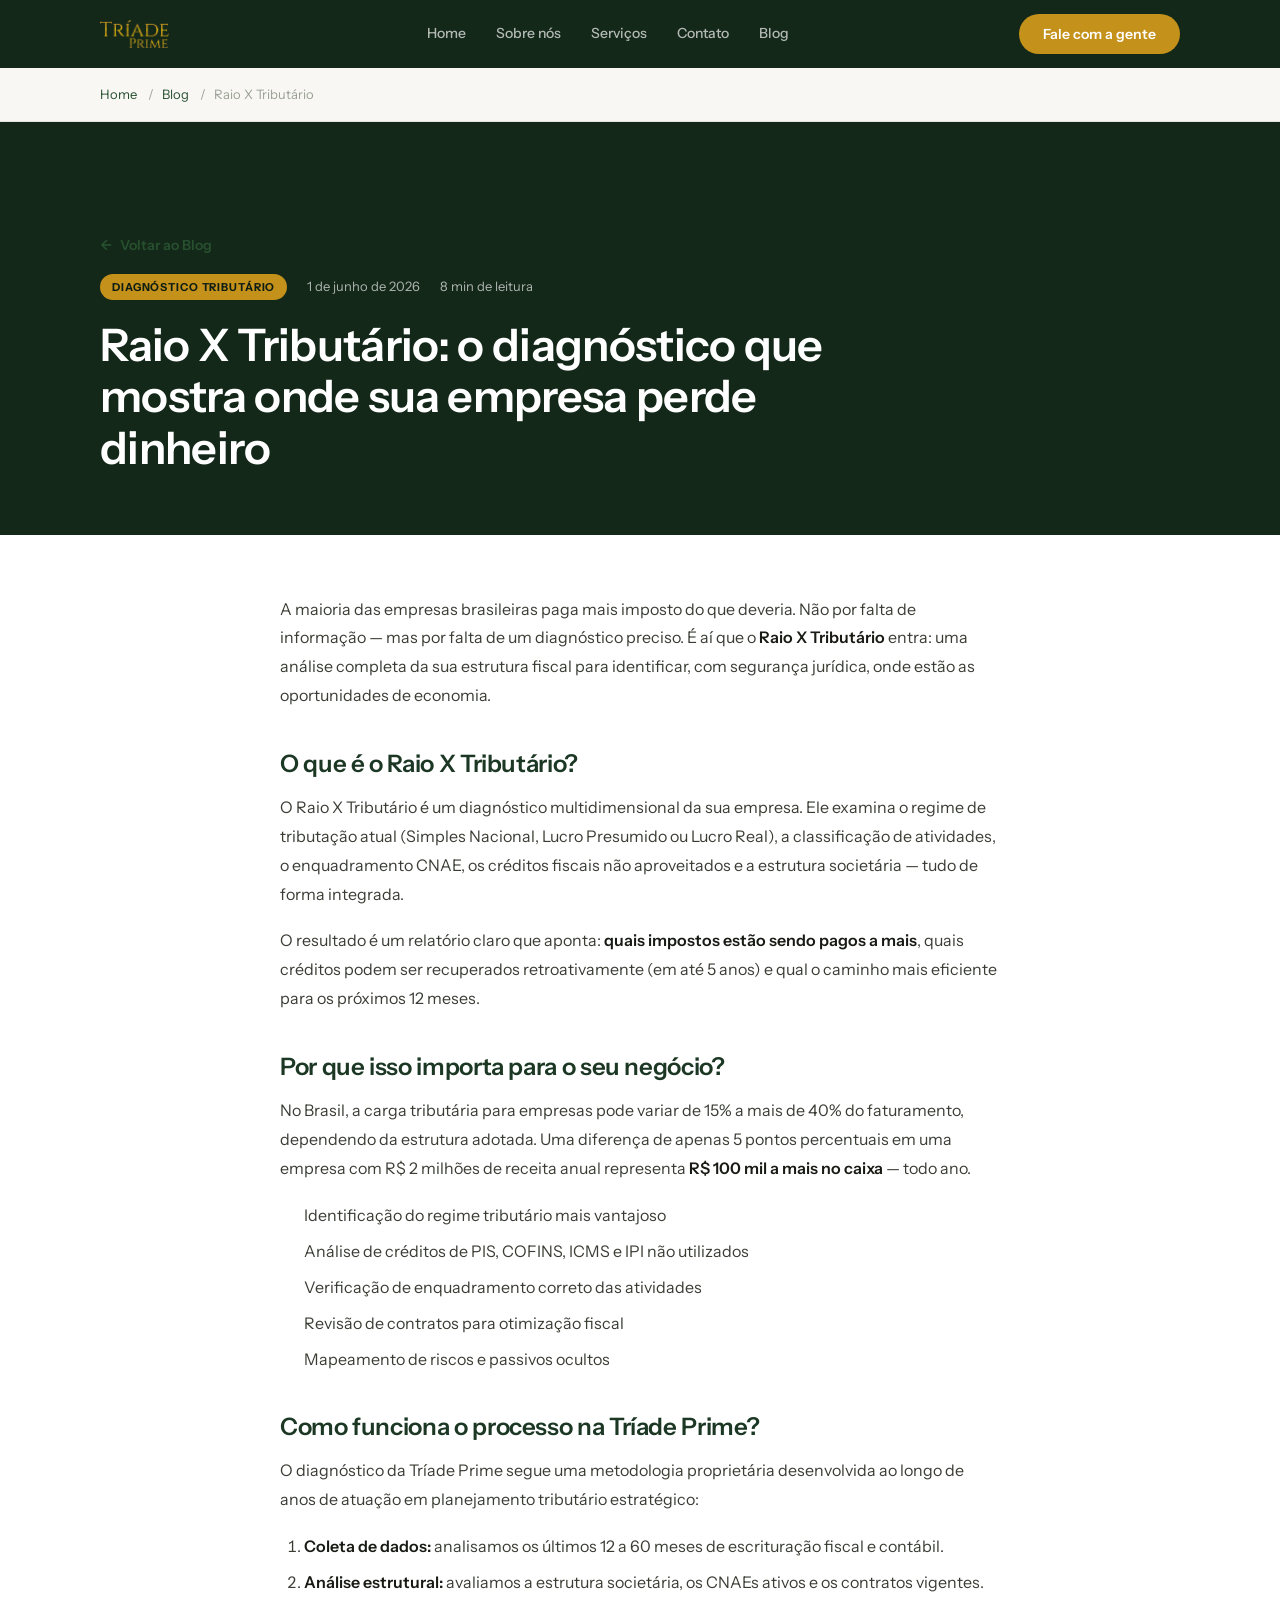
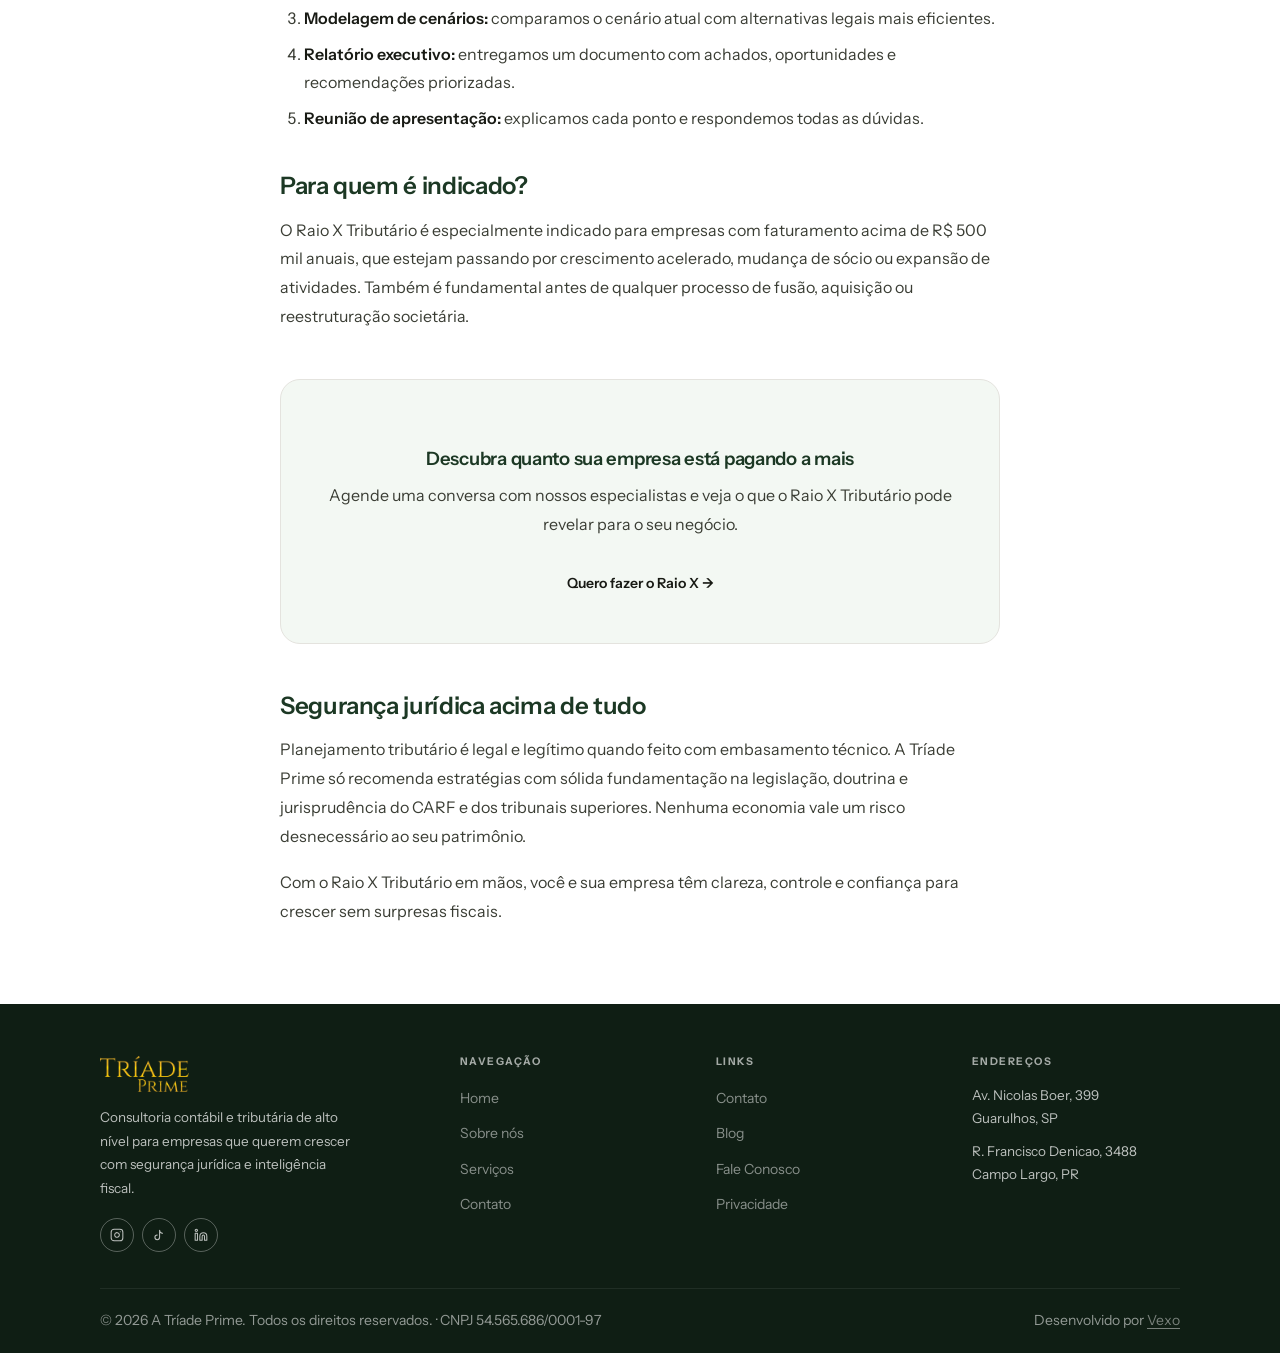
<file: blog/raio-x-tributario-diagnostico.html>
﻿<!DOCTYPE html>
<html lang="pt-BR" hreflang="pt-BR">
<head>
<meta charset="UTF-8"/>
<meta name="robots" content="index, follow"/>
<meta name="viewport" content="width=device-width,initial-scale=1.0"/>
<meta name="theme-color" content="#14281a"/>
<title>Raio X Tributário: o diagnóstico que mostra onde sua empresa perde dinheiro · Tríade Prime</title>
<meta name="description" content="Entenda o que é o Raio X Tributário, como funciona o diagnóstico e por que ele é o primeiro passo para reduzir impostos com segurança jurídica."/>
<meta name="keywords" content="raio x tributário, diagnóstico tributário, planejamento fiscal, reduzir impostos, elisão fiscal, Tríade Prime"/>
<link rel="canonical" href="https://www.triadeprime.com.br/blog/raio-x-tributario-diagnostico"/>
<meta property="og:type" content="article"/>
<meta property="og:locale" content="pt_BR"/>
<meta property="og:title" content="Raio X Tributário: o diagnóstico que mostra onde sua empresa perde dinheiro"/>
<meta property="og:description" content="Entenda o que é o Raio X Tributário e por que ele é o primeiro passo para reduzir impostos com segurança jurídica."/>
<meta property="og:image" content="https://www.triadeprime.com.br/og-blog.jpg"/>
<meta property="og:url" content="https://www.triadeprime.com.br/blog/raio-x-tributario-diagnostico"/>
<meta name="twitter:card" content="summary_large_image"/>
<meta name="twitter:title" content="Raio X Tributário: o diagnóstico que mostra onde sua empresa perde dinheiro"/>
<meta name="twitter:description" content="Entenda o que é o Raio X Tributário e por que ele é o primeiro passo para reduzir impostos com segurança jurídica."/>
<meta name="twitter:image" content="https://www.triadeprime.com.br/og-blog.jpg"/>
<link rel="preconnect" href="https://fonts.googleapis.com"/>
<link rel="preconnect" href="https://fonts.gstatic.com" crossorigin/>
<link href="https://fonts.googleapis.com/css2?family=Instrument+Sans:ital,wght@0,400;0,500;0,600;0,700;1,400;1,600&display=swap" rel="stylesheet"/>
<style>
/* TOKENS */
:root{
  --g9:#0f1e14; --g8:#14281a; --g7:#1c3824; --g6:#27502f; --g5:#376640;
  --g2:#b8d9bc; --g1:#e4f0e5; --g0:#f3f8f3;
  --au:#c4911a; --au2:#d9a832; --au3:#ecc95a;
  --ink:#181a14; --mid:#44473e; --faint:#9aa094;
  --rule:#e4e3de; --paper:#f8f7f4; --white:#ffffff;
  --f:'Instrument Sans',system-ui,sans-serif;
  --r8:8px; --r14:14px; --r20:20px; --r28:28px; --rp:9999px;
  --ease:cubic-bezier(.4,0,.2,1);
}
*{box-sizing:border-box;margin:0;padding:0;}
html{-webkit-font-smoothing:antialiased;scroll-behavior:smooth;}
body{font-family:var(--f);font-size:16px;line-height:1.65;color:var(--ink);background:var(--white);overflow-x:hidden;}
img{display:block;max-width:100%;height:auto;}
a{color:inherit;text-decoration:none;}

/* LAYOUT */
.w{max-width:1160px;margin:0 auto;padding:0 20px;}
@media(min-width:600px){.w{padding:0 32px;}}
@media(min-width:1000px){.w{padding:0 40px;}}

/* TYPE — base */
h1,h2,h3,h4{font-family:var(--f);font-weight:600;color:var(--ink);letter-spacing:-.015em;line-height:1.15;}
p{line-height:1.7;}

/* KEY RULE: dark sections force all text white */
.dark-sec{background:var(--g8);}
.dark-sec,
.dark-sec h1,.dark-sec h2,.dark-sec h3,.dark-sec h4,.dark-sec p,
.dark-sec span,.dark-sec li,.dark-sec label{color:var(--white);}
.dark-sec em{color:var(--au2) !important;}
.dark-sec .sub{color:rgba(255,255,255,.75) !important;}
.dark-sec .faint-txt{color:rgba(255,255,255,.65) !important;}

/* Eyebrow */
.eyebrow{
  display:inline-flex;align-items:center;gap:7px;
  font-size:11.5px;font-weight:700;letter-spacing:.13em;text-transform:uppercase;color:var(--g6);
}
.eyebrow::before{content:'';width:5px;height:5px;border-radius:50%;background:var(--au);}
.dark-sec .eyebrow{color:rgba(255,255,255,.8);}
.dark-sec .eyebrow::before{background:var(--au2);}
em{font-style:normal;font-weight:700;color:var(--g6);}

/* BUTTONS */
.btn{
  display:inline-flex;align-items:center;gap:8px;
  font-family:var(--f);font-size:14px;font-weight:600;line-height:1;
  padding:13px 24px;border-radius:var(--rp);border:none;cursor:pointer;
  transition:transform .22s var(--ease),box-shadow .22s,background .22s,border-color .22s;
  white-space:nowrap;
}
.btn:active{transform:scale(.97);}
.btn-dk{background:var(--g8);color:var(--white);}
.btn-dk:hover{background:var(--g7);box-shadow:0 5px 18px rgba(14,24,18,.28);}
.btn-au{background:var(--au);color:var(--white);}
.btn-au:hover{background:var(--au2);box-shadow:0 5px 18px rgba(196,145,26,.32);}
.btn-ln{background:transparent;color:var(--ink);border:1.5px solid var(--rule);}
.btn-ln:hover{border-color:var(--g6);color:var(--g6);}
.btn-ln-w{background:transparent;color:var(--white);border:1.5px solid rgba(255,255,255,.28);}
.btn-ln-w:hover{border-color:rgba(255,255,255,.65);}

/* REVEAL */
.rv{opacity:1;transform:none;transition:opacity .55s var(--ease),transform .55s var(--ease);}
.js-on .rv{opacity:0;transform:translateY(16px);}
.rv.in{opacity:1 !important;transform:none !important;}
.rv.d1{transition-delay:.1s;}.rv.d2{transition-delay:.2s;}.rv.d3{transition-delay:.3s;}

/* HEADER */
.hdr{position:sticky;top:0;z-index:900;background:var(--g8);}
.hdr-in{max-width:1160px;margin:0 auto;padding:0 20px;height:68px;display:flex;align-items:center;}
@media(min-width:600px){.hdr-in{padding:0 32px;}}
@media(min-width:1000px){.hdr-in{padding:0 40px;}}
.hdr-logo img{height:28px;width:auto;}
.hdr-nav{display:none;gap:2px;}
.hdr-nav a{font-size:14px;font-weight:500;color:rgba(255,255,255,.68);padding:8px 14px;border-radius:var(--rp);transition:.2s;}
.hdr-nav a:hover{color:var(--white);background:rgba(255,255,255,.07);}
.hdr-cta{display:none;}
.hdr-tog{margin-left:auto;background:none;border:none;cursor:pointer;display:flex;flex-direction:column;gap:5px;padding:6px;}
.hdr-tog span{display:block;width:22px;height:2px;background:var(--white);border-radius:2px;transition:.25s;}
.mob-nav{display:none;position:fixed;top:68px;inset:68px 0 0;background:var(--g8);z-index:899;padding:24px 20px;flex-direction:column;}
.mob-nav.open{display:flex;}
.mob-nav a{font-size:19px;font-weight:600;color:rgba(255,255,255,.8);padding:16px 6px;border-bottom:1px solid rgba(255,255,255,.07);transition:color .2s;}
.mob-nav a:hover{color:var(--au3);}
.mob-nav .btn{margin-top:24px;align-self:flex-start;}
@media(min-width:860px){
  .hdr-nav{display:flex;flex:1;justify-content:center;} .hdr-cta{display:inline-flex;} .hdr-tog{display:none;}
}

/* PAGE HERO */
.pg-hero{
  background:var(--g8);padding:44px 0 48px;
  position:relative;overflow:hidden;
}
@media(min-width:860px){.pg-hero{padding:80px 0 72px;}}
.pg-hero .w{position:relative;z-index:1;}
.pg-hero h1{color:var(--white);font-size:clamp(1.9rem,6vw,3rem);max-width:720px;margin-bottom:14px;}
.pg-hero em{color:var(--au2) !important;}
.pg-hero p{color:rgba(255,255,255,.78);font-size:16px;max-width:560px;line-height:1.78;}
.pg-hero .eyebrow{color:rgba(255,255,255,.8);margin-bottom:16px;}
.pg-hero .eyebrow::before{background:var(--au2);}
.trident-bg{
  position:absolute;
  right:-60px;top:50%;transform:translateY(-50%);
  width:min(460px,52vw);opacity:.2;
  pointer-events:none;
  filter:drop-shadow(0 0 30px rgba(201,162,39,.1));
}
@media(max-width:600px){
  .trident-bg{right:-80px;top:10%;transform:none;width:260px;opacity:.14;}
}

/* SECTIONS */
.sec{padding:60px 0;}
@media(min-width:860px){.sec{padding:96px 0;}}
.sec-lt{background:var(--white);}
.sec-pa{background:var(--paper);}
.sec-dk{background:var(--g8);}
.sec-dk .eyebrow{color:rgba(255,255,255,.8);}
.sec-dk .eyebrow::before{background:var(--au2);}
.sec-dk .sh p{color:rgba(255,255,255,.75);}
.sec-dk h2,.sec-dk h3,.sec-dk h4{color:var(--white);}
.sec-dk p{color:rgba(255,255,255,.8);}
.sec-dk em{color:var(--au2) !important;}

/* Section header */
.sh{margin-bottom:40px;}
.sh .eyebrow{margin-bottom:12px;}
.sh h2{font-size:clamp(1.6rem,4.5vw,2.4rem);margin-bottom:10px;}
.sh p{color:var(--mid);font-size:15px;line-height:1.75;max-width:580px;}
.sh.center{text-align:center;}
.sh.center p{margin:0 auto;}
.sec-dk .sh h2{color:var(--white);}
.sec-dk .sh p{color:rgba(255,255,255,.75);}

/* 2-col grid */
.grid2{display:grid;gap:36px;}
@media(min-width:760px){.grid2{grid-template-columns:1fr 1fr;gap:52px;align-items:center;}}
.grid3{display:grid;gap:16px;}
@media(min-width:640px){.grid3{grid-template-columns:repeat(2,1fr);}}
@media(min-width:900px){.grid3{grid-template-columns:repeat(3,1fr);}}

/* Card base */
.card{background:var(--white);border:1px solid var(--rule);border-radius:var(--r20);padding:28px 24px;transition:.28s var(--ease);}
.card:hover{transform:translateY(-3px);box-shadow:0 12px 36px rgba(14,24,18,.09);}
.card-dk{background:rgba(255,255,255,.04);border:1px solid rgba(255,255,255,.08);border-radius:var(--r20);padding:24px 20px;}
.card-dk h3,.card-dk h4{color:var(--white);}
.card-dk p{color:rgba(255,255,255,.8);}

/* Image blocks */
.img-block{border-radius:var(--r20);overflow:hidden;background:var(--g1);}
.img-block img{width:100%;height:100%;object-fit:cover;display:block;}
.img-block.ratio-4-3{aspect-ratio:4/3;}
.img-block.ratio-16-9{aspect-ratio:16/9;}
.img-block.ratio-3-4{aspect-ratio:3/4;}

/* Checklist */
.checks{list-style:none;display:flex;flex-direction:column;gap:10px;}
.checks li{display:flex;align-items:flex-start;gap:12px;font-size:14.5px;color:var(--mid);}
.ck{
  width:20px;height:20px;border-radius:50%;flex-shrink:0;margin-top:2px;
  background:var(--g0);border:1px solid var(--g2);
  background-image:url("data:image/svg+xml,%3Csvg xmlns='http://www.w3.org/2000/svg' viewBox='0 0 24 24' fill='none' stroke='%23376640' stroke-width='2.5' stroke-linecap='round' stroke-linejoin='round'%3E%3Cpath d='M20 6L9 17l-5-5'/%3E%3C/svg%3E");
  background-size:11px;background-position:center;background-repeat:no-repeat;
}
.ck-au{
  background:rgba(196,145,26,.12);border:1px solid rgba(196,145,26,.3);
  background-image:url("data:image/svg+xml,%3Csvg xmlns='http://www.w3.org/2000/svg' viewBox='0 0 24 24' fill='none' stroke='%23d9a832' stroke-width='2.5' stroke-linecap='round' stroke-linejoin='round'%3E%3Cpath d='M20 6L9 17l-5-5'/%3E%3C/svg%3E");
  background-size:11px;background-position:center;background-repeat:no-repeat;
}

/* Icon circle */
.ico{width:44px;height:44px;border-radius:50%;flex-shrink:0;display:flex;align-items:center;justify-content:center;}
.ico-g{background:var(--g0);border:1px solid var(--g2);}
.ico-au{background:rgba(196,145,26,.12);border:1px solid rgba(196,145,26,.25);}

/* CTA strip */
.cta-strip{
  background:var(--g8);border-radius:var(--r28);
  padding:44px 24px;text-align:center;position:relative;overflow:hidden;
}
@media(min-width:600px){.cta-strip{padding:60px 48px;}}
.cta-strip::after{content:'';position:absolute;inset:0;background:radial-gradient(ellipse 55% 65% at 80% 25%,rgba(196,145,26,.08) 0%,transparent 60%);pointer-events:none;}
.cta-strip h2{color:var(--white) !important;font-size:clamp(1.5rem,5vw,2.4rem);margin-bottom:10px;position:relative;}
.cta-strip h2 em{color:var(--au2) !important;}
.cta-strip p{color:rgba(255,255,255,.75) !important;max-width:420px;margin:0 auto 26px;font-size:15px;line-height:1.75;position:relative;}
.cta-btns{display:flex;justify-content:center;gap:10px;flex-wrap:wrap;position:relative;}
.sec-cta{padding:40px 0 64px;}
@media(min-width:860px){.sec-cta{padding:60px 0 96px;}}

/* Number stat */
.stat-num{font-size:2.2rem;font-weight:700;line-height:1;margin-bottom:6px;}
.stat-lbl{font-size:14px;line-height:1.5;}

/* FOOTER */
.ftr{background:var(--g9);padding:52px 0 0;}
.ftr-grid{display:grid;gap:36px;padding-bottom:36px;border-bottom:1px solid rgba(255,255,255,.07);}
@media(min-width:700px){.ftr-grid{grid-template-columns:1.5fr 1fr 1fr 1fr;gap:48px;}}
.ftr-logo img{height:36px;width:auto;margin-bottom:14px;filter:brightness(1.1);}
.ftr-desc{font-size:14px;color:rgba(255,255,255,.72);line-height:1.75;max-width:260px;margin-bottom:18px;}
.ftr-social{display:flex;gap:8px;}
.ftr-sl{width:34px;height:34px;border-radius:50%;border:1px solid rgba(255,255,255,.3);display:flex;align-items:center;justify-content:center;color:rgba(255,255,255,.72);transition:.22s;}
.ftr-sl:hover{border-color:var(--au2);color:var(--au2);}
.ftr-sl svg{width:14px;height:14px;}
.ftr-col h4{font-size:10.5px;font-weight:700;letter-spacing:.14em;text-transform:uppercase;color:rgba(255,255,255,.62);margin-bottom:16px;}
.ftr-col ul{display:flex;flex-direction:column;gap:9px;list-style:none;padding:0;}
.ftr-col a{font-size:14px;color:rgba(255,255,255,.5);transition:color .2s;}
.ftr-col a:hover{color:var(--white);}
.ftr-addr{font-size:14px;color:rgba(255,255,255,.72);line-height:1.7;}
.ftr-addr+.ftr-addr{margin-top:10px;}
.ftr-bot{padding:20px 0;display:flex;flex-direction:column;align-items:center;gap:8px;text-align:center;font-size:14px;color:rgba(255,255,255,.55);}
@media(min-width:700px){.ftr-bot{flex-direction:row;justify-content:space-between;text-align:left;}}
</style>

<link rel="stylesheet" href="../style.css">
<style>
.art-hero{background:var(--g8);padding:80px 0 60px;}
.art-hero h1{font-size:clamp(1.8rem,4vw,2.8rem);color:var(--white);max-width:800px;line-height:1.15;}
.art-meta{display:flex;gap:20px;align-items:center;margin-top:20px;flex-wrap:wrap;}
.art-meta span{font-size:13px;color:rgba(255,255,255,.65);}
.art-meta .tag{background:var(--au);color:var(--g9);padding:4px 12px;border-radius:99px;font-size:11px;font-weight:700;letter-spacing:.08em;text-transform:uppercase;}
.art-body{max-width:760px;margin:0 auto;padding:60px 20px;}
.art-body h2{font-size:1.5rem;margin:40px 0 16px;color:var(--g7);}
.art-body h3{font-size:1.15rem;margin:28px 0 12px;color:var(--g6);}
.art-body p{margin-bottom:18px;line-height:1.8;color:var(--mid);}
.art-body ul,.art-body ol{margin:0 0 20px 24px;color:var(--mid);}
.art-body li{margin-bottom:8px;line-height:1.75;}
.art-body strong{color:var(--ink);font-weight:600;}
.art-cta{background:var(--g0);border:1px solid var(--rule);border-radius:var(--r20);padding:40px;margin:48px 0;text-align:center;}
.art-cta h3{color:var(--g7);margin-bottom:12px;}
.art-cta p{margin-bottom:24px;}
.art-bc{padding:16px 20px;background:var(--paper);border-bottom:1px solid var(--rule);}
.art-bc ul{list-style:none;display:flex;gap:8px;flex-wrap:wrap;font-size:13px;color:var(--faint);}
.art-bc li:not(:last-child)::after{content:" /";margin-left:8px;}
.art-bc a{color:var(--g6);}
.art-back{display:inline-flex;align-items:center;gap:8px;font-size:14px;font-weight:600;color:var(--g6);margin:32px 0 0;}
.art-back::before{content:"←";}
</style>
<link rel="icon" type="image/png" sizes="16x16" href="../favicon-16x16.png">
<link rel="icon" type="image/png" sizes="32x32" href="../favicon-32x32.png">
<link rel="apple-touch-icon" sizes="180x180" href="../apple-touch-icon.png">
<link rel="icon" type="image/svg+xml" href="../favicon.svg">
<script type="application/ld+json">
{
  "@context": "https://schema.org",
  "@graph": [
    { "@type": "BreadcrumbList", "itemListElement": [
        { "@type": "ListItem", "position": 1, "name": "Home", "item": "https://www.triadeprime.com.br/" },
        { "@type": "ListItem", "position": 2, "name": "Blog", "item": "https://www.triadeprime.com.br/blog" },
        { "@type": "ListItem", "position": 3, "name": "Raio X Tributário", "item": "https://www.triadeprime.com.br/blog/raio-x-tributario-diagnostico" }
    ]},
    { "@type": "BlogPosting",
      "headline": "Raio X Tributário: o diagnóstico que mostra onde sua empresa perde dinheiro",
      "url": "https://www.triadeprime.com.br/blog/raio-x-tributario-diagnostico",
      "datePublished": "2026-06-01",
      "dateModified": "2026-06-23",
      "author": { "@type": "Person", "name": "Dr. Murylo", "url": "https://www.youtube.com/@drMurylo" },
      "publisher": { "@id": "https://www.triadeprime.com.br/#organization" },
      "description": "Entenda o que é o Raio X Tributário, como funciona o diagnóstico e por que ele é o primeiro passo para reduzir impostos com segurança jurídica.",
      "mainEntityOfPage": "https://www.triadeprime.com.br/blog/raio-x-tributario-diagnostico"
    }
  ]
}
</script>
</head>
<body>
<header class="hdr">
  <div class="hdr-in">
    <a href="/" aria-label="A Tríade Prime"><img class="hdr-logo" src="[data-uri]" alt="A Tríade Prime" width="140" height="56" style="height:28px;width:auto;"/></a>
    <nav class="hdr-nav" aria-label="Principal">
      <a href="/">Home</a><a href="/sobre-nos">Sobre nós</a><a href="/servicos">Serviços</a>
      <a href="https://wa.me/5511974432211?text=Ol%C3%A1!%20Vim%20pelo%20Blog%20da%20Tr%C3%ADade%20Prime%20e%20gostaria%20de%20falar%20com%20um%20especialista.">Contato</a><a href="/blog">Blog</a>
    </nav>
    <a href="https://wa.me/5511974432211?text=Ol%C3%A1!%20Vim%20pelo%20Blog%20da%20Tr%C3%ADade%20Prime%20e%20gostaria%20de%20falar%20com%20um%20especialista." class="btn btn-au hdr-cta">Fale com a gente</a>
    <button class="hdr-tog" id="tog" aria-label="Abrir menu" aria-expanded="false">
      <span></span><span></span><span></span>
    </button>
  </div>
</header>

<nav class="art-bc" aria-label="Breadcrumb">
  <div class="w"><ul>
    <li><a href="/">Home</a></li>
    <li><a href="/blog">Blog</a></li>
    <li>Raio X Tributário</li>
  </ul></div>
</nav>
<section class="art-hero dark-sec">
  <div class="w">
    <a class="art-back" href="/blog">Voltar ao Blog</a>
    <div class="art-meta" style="margin-top:16px;">
      <span class="tag">Diagnóstico Tributário</span>
      <span>1 de junho de 2026</span>
      <span>8 min de leitura</span>
    </div>
    <h1 style="margin-top:20px;">Raio X Tributário: o diagnóstico que mostra onde sua empresa perde dinheiro</h1>
  </div>
</section>
<main>
  <article class="art-body">
    <p>A maioria das empresas brasileiras paga mais imposto do que deveria. Não por falta de informação — mas por falta de um diagnóstico preciso. É aí que o <strong>Raio X Tributário</strong> entra: uma análise completa da sua estrutura fiscal para identificar, com segurança jurídica, onde estão as oportunidades de economia.</p>

    <h2>O que é o Raio X Tributário?</h2>
    <p>O Raio X Tributário é um diagnóstico multidimensional da sua empresa. Ele examina o regime de tributação atual (Simples Nacional, Lucro Presumido ou Lucro Real), a classificação de atividades, o enquadramento CNAE, os créditos fiscais não aproveitados e a estrutura societária — tudo de forma integrada.</p>
    <p>O resultado é um relatório claro que aponta: <strong>quais impostos estão sendo pagos a mais</strong>, quais créditos podem ser recuperados retroativamente (em até 5 anos) e qual o caminho mais eficiente para os próximos 12 meses.</p>

    <h2>Por que isso importa para o seu negócio?</h2>
    <p>No Brasil, a carga tributária para empresas pode variar de 15% a mais de 40% do faturamento, dependendo da estrutura adotada. Uma diferença de apenas 5 pontos percentuais em uma empresa com R$ 2 milhões de receita anual representa <strong>R$ 100 mil a mais no caixa</strong> — todo ano.</p>
    <ul>
      <li>Identificação do regime tributário mais vantajoso</li>
      <li>Análise de créditos de PIS, COFINS, ICMS e IPI não utilizados</li>
      <li>Verificação de enquadramento correto das atividades</li>
      <li>Revisão de contratos para otimização fiscal</li>
      <li>Mapeamento de riscos e passivos ocultos</li>
    </ul>

    <h2>Como funciona o processo na Tríade Prime?</h2>
    <p>O diagnóstico da Tríade Prime segue uma metodologia proprietária desenvolvida ao longo de anos de atuação em planejamento tributário estratégico:</p>
    <ol>
      <li><strong>Coleta de dados:</strong> analisamos os últimos 12 a 60 meses de escrituração fiscal e contábil.</li>
      <li><strong>Análise estrutural:</strong> avaliamos a estrutura societária, os CNAEs ativos e os contratos vigentes.</li>
      <li><strong>Modelagem de cenários:</strong> comparamos o cenário atual com alternativas legais mais eficientes.</li>
      <li><strong>Relatório executivo:</strong> entregamos um documento com achados, oportunidades e recomendações priorizadas.</li>
      <li><strong>Reunião de apresentação:</strong> explicamos cada ponto e respondemos todas as dúvidas.</li>
    </ol>

    <h2>Para quem é indicado?</h2>
    <p>O Raio X Tributário é especialmente indicado para empresas com faturamento acima de R$ 500 mil anuais, que estejam passando por crescimento acelerado, mudança de sócio ou expansão de atividades. Também é fundamental antes de qualquer processo de fusão, aquisição ou reestruturação societária.</p>

    <div class="art-cta">
      <h3>Descubra quanto sua empresa está pagando a mais</h3>
      <p>Agende uma conversa com nossos especialistas e veja o que o Raio X Tributário pode revelar para o seu negócio.</p>
      <a href="https://wa.me/5511974432211?text=Ol%C3%A1!%20Quero%20saber%20mais%20sobre%20o%20Raio%20X%20Tribut%C3%A1rio." class="btn btn-g" target="_blank" rel="noopener">Quero fazer o Raio X →</a>
    </div>

    <h2>Segurança jurídica acima de tudo</h2>
    <p>Planejamento tributário é legal e legítimo quando feito com embasamento técnico. A Tríade Prime só recomenda estratégias com sólida fundamentação na legislação, doutrina e jurisprudência do CARF e dos tribunais superiores. Nenhuma economia vale um risco desnecessário ao seu patrimônio.</p>
    <p>Com o Raio X Tributário em mãos, você e sua empresa têm clareza, controle e confiança para crescer sem surpresas fiscais.</p>
  </article>
</main>
<footer class="ftr">
  <div class="w">
    <div class="ftr-grid">
      <div>
        <div class="ftr-logo"><img src="[data-uri]" alt="A Tríade Prime" width="130" height="52"/></div>
        <p class="ftr-desc">Consultoria contábil e tributária de alto nível para empresas que querem crescer com segurança jurídica e inteligência fiscal.</p>
        <div class="ftr-social">
          <a href="#" class="ftr-sl" aria-label="Instagram"><svg viewBox="0 0 24 24" fill="none" stroke="currentColor" stroke-width="1.8" stroke-linecap="round" stroke-linejoin="round"><rect x="2" y="2" width="20" height="20" rx="5"/><path d="M16 11.37A4 4 0 1112.63 8 4 4 0 0116 11.37z"/><line x1="17.5" y1="6.5" x2="17.51" y2="6.5"/></svg></a>
          <a href="#" class="ftr-sl" aria-label="TikTok"><svg viewBox="0 0 24 24" fill="none" stroke="currentColor" stroke-width="1.8" stroke-linecap="round" stroke-linejoin="round"><path d="M9 12a4 4 0 104 4V4a5 5 0 005 5"/></svg></a>
          <a href="#" class="ftr-sl" aria-label="LinkedIn"><svg viewBox="0 0 24 24" fill="none" stroke="currentColor" stroke-width="1.8" stroke-linecap="round" stroke-linejoin="round"><path d="M16 8a6 6 0 016 6v7h-4v-7a2 2 0 00-2-2 2 2 0 00-2 2v7h-4v-7a6 6 0 016-6z"/><rect x="2" y="9" width="4" height="12"/><circle cx="4" cy="4" r="2"/></svg></a>
        </div>
      </div>
      <div class="ftr-col"><h4>Navegação</h4><ul>
        <li><a href="/">Home</a></li><li><a href="/sobre-nos">Sobre nós</a></li>
        <li><a href="/servicos">Serviços</a></li><li><a href="https://wa.me/5511974432211?text=Ol%C3%A1!%20Vim%20pelo%20Blog%20da%20Tr%C3%ADade%20Prime%20e%20gostaria%20de%20falar%20com%20um%20especialista.">Contato</a></li>
      </ul></div>
      <div class="ftr-col"><h4>Links</h4><ul>
        <li><a href="https://wa.me/5511974432211?text=Ol%C3%A1!%20Vim%20pelo%20Blog%20da%20Tr%C3%ADade%20Prime%20e%20gostaria%20de%20falar%20com%20um%20especialista.">Contato</a></li><li><a href="/blog">Blog</a></li>
        <li><a href="https://wa.me/5511974432211?text=Ol%C3%A1!%20Vim%20pelo%20Blog%20da%20Tr%C3%ADade%20Prime%20e%20gostaria%20de%20falar%20com%20um%20especialista.">Fale Conosco</a></li><li><a href="/politica-de-privacidade">Privacidade</a></li>
      </ul></div>
      <div class="ftr-col"><h4>Endereços</h4>
        <p class="ftr-addr">Av. Nicolas Boer, 399<br>Guarulhos, SP</p>
        <p class="ftr-addr">R. Francisco Denicao, 3488<br>Campo Largo, PR</p>
      </div>
    </div>
    <div class="ftr-bot">
      <span>© 2026 A Tríade Prime. Todos os direitos reservados. · CNPJ 54.565.686/0001-97</span>
      <span>Desenvolvido por <a href="https://byvexo.com.br/" target="_blank" rel="noopener" style="color:inherit;text-decoration:underline;text-underline-offset:3px;opacity:.8;">Vexo</a></span>
    </div>
  </div>
</footer>

</body>
</html>
</file>
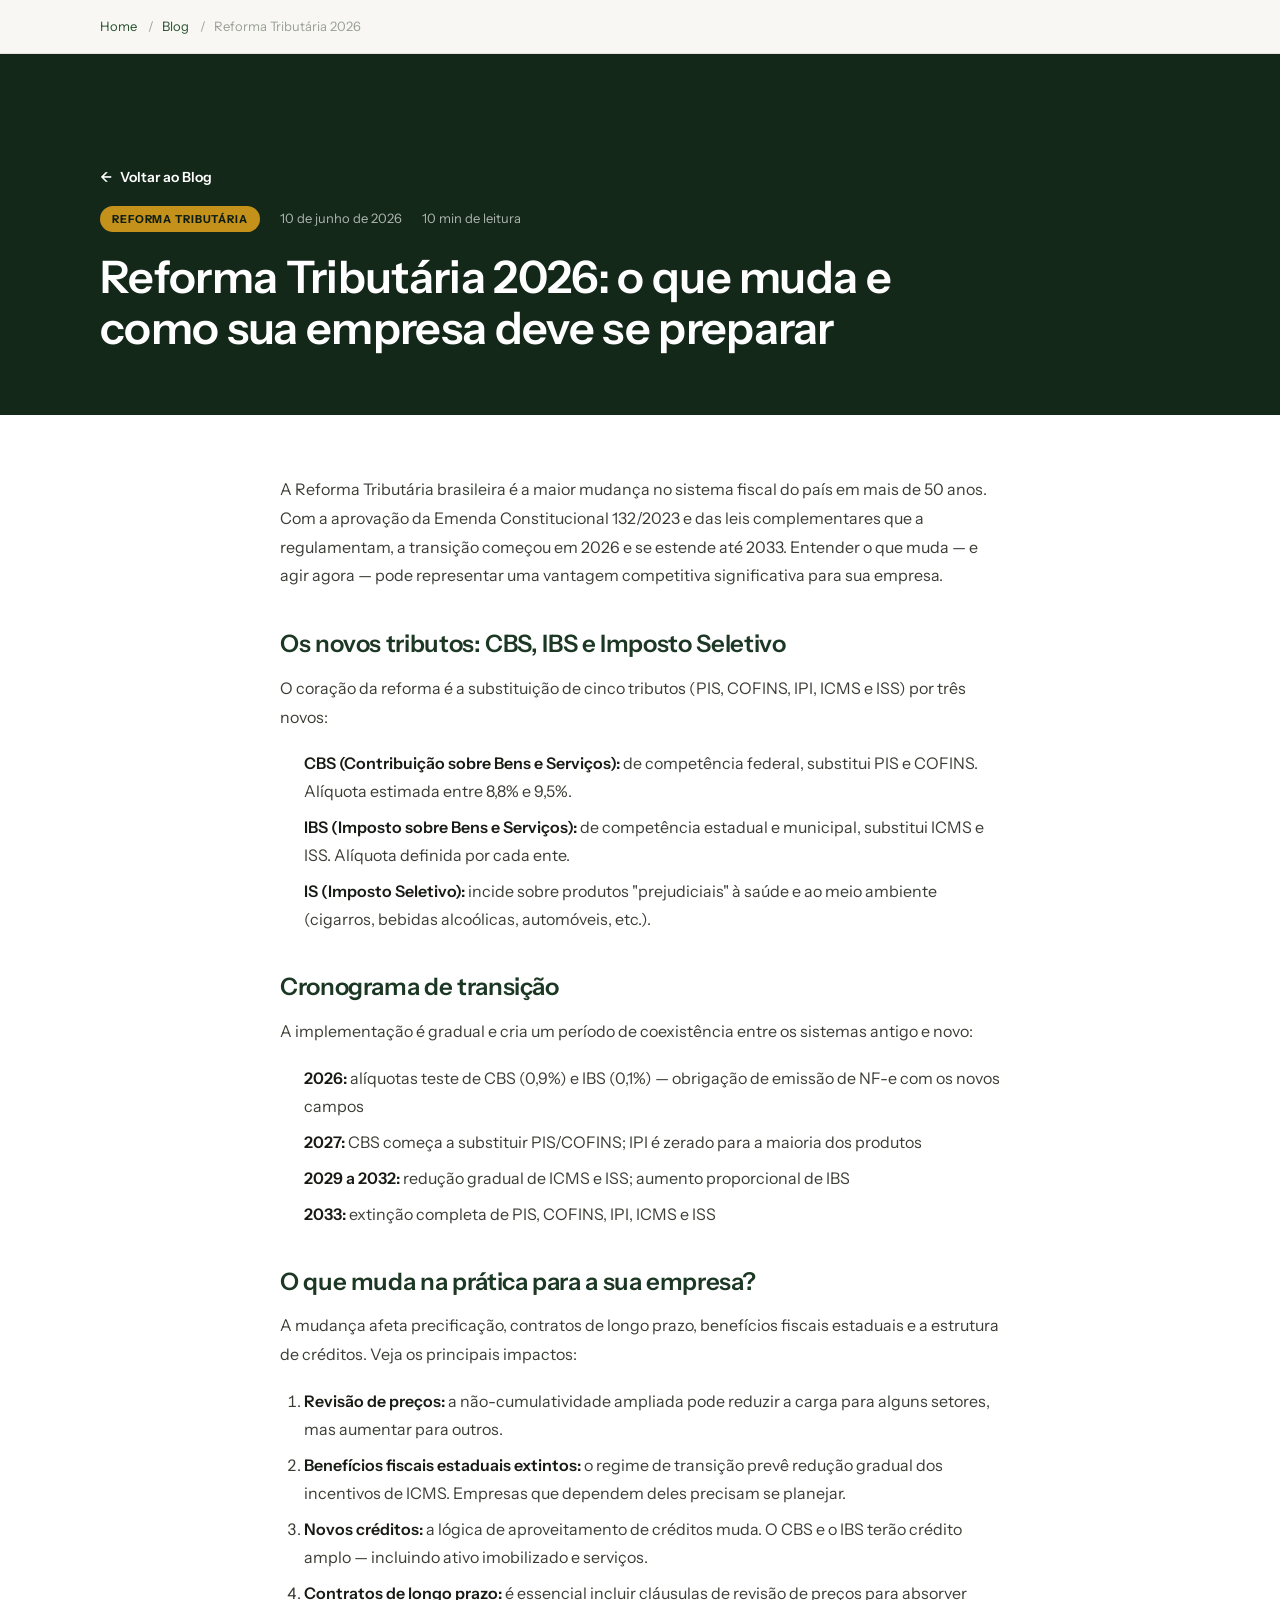
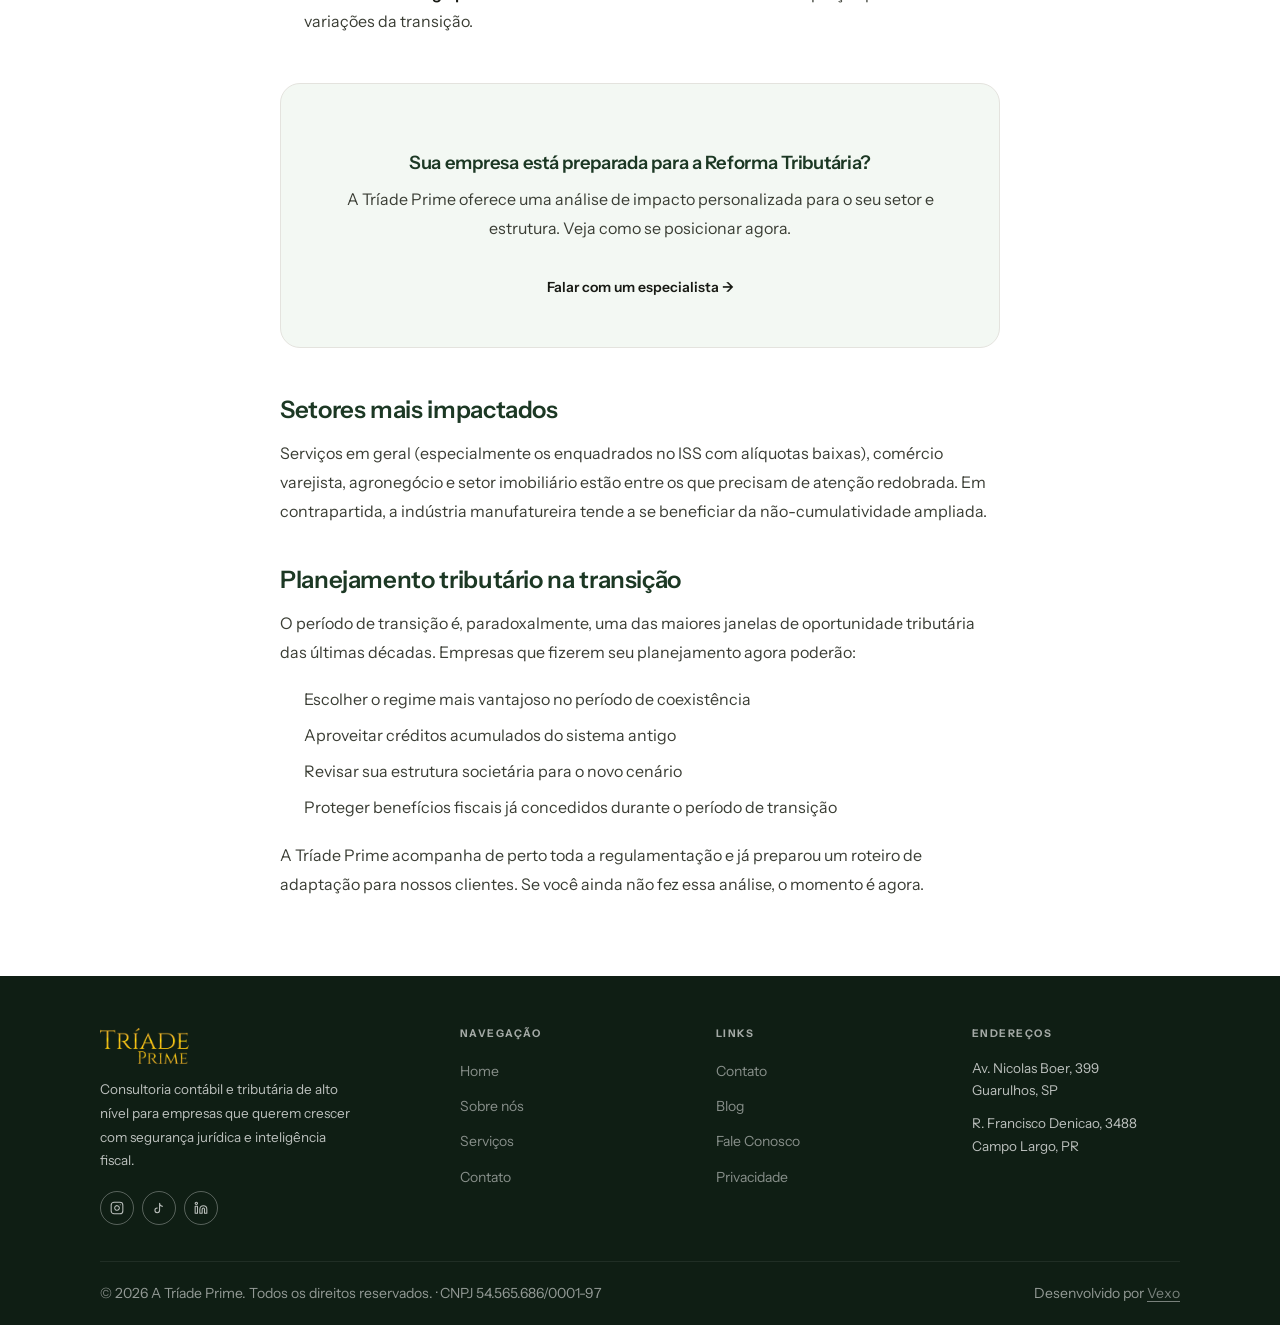
<file: blog/reforma-tributaria-2026.html>
﻿<!DOCTYPE html>
<html lang="pt-BR" hreflang="pt-BR">
<head>
<meta charset="UTF-8"/>
<meta name="robots" content="index, follow"/>
<meta name="viewport" content="width=device-width,initial-scale=1.0"/>
<meta name="theme-color" content="#14281a"/>
<title>Reforma Tributária 2026: o que muda e como sua empresa deve se preparar · Tríade Prime</title>
<meta name="description" content="A Reforma Tributária já é lei. CBS, IBS e Imposto Seletivo entram em vigor de forma gradual até 2033. Saiba o que muda e como proteger o lucro da sua empresa."/>
<meta name="keywords" content="reforma tributária 2026, CBS, IBS, imposto seletivo, dual VAT, planejamento tributário reforma, transição fiscal"/>
<link rel="canonical" href="https://www.triadeprime.com.br/blog/reforma-tributaria-2026"/>
<meta property="og:type" content="article"/>
<meta property="og:locale" content="pt_BR"/>
<meta property="og:title" content="Reforma Tributária 2026: o que muda e como sua empresa deve se preparar"/>
<meta property="og:description" content="CBS, IBS e IS entram em vigor gradualmente. Saiba o que muda e como proteger o lucro da sua empresa."/>
<meta property="og:image" content="https://www.triadeprime.com.br/og-blog.jpg"/>
<meta property="og:url" content="https://www.triadeprime.com.br/blog/reforma-tributaria-2026"/>
<meta name="twitter:card" content="summary_large_image"/>
<meta name="twitter:title" content="Reforma Tributária 2026: o que muda e como sua empresa deve se preparar"/>
<meta name="twitter:description" content="CBS, IBS e IS entram em vigor gradualmente. Saiba o que muda e como proteger o lucro da sua empresa."/>
<meta name="twitter:image" content="https://www.triadeprime.com.br/og-blog.jpg"/>
<link rel="preconnect" href="https://fonts.googleapis.com"/>
<link rel="preconnect" href="https://fonts.gstatic.com" crossorigin/>
<link href="https://fonts.googleapis.com/css2?family=Instrument+Sans:ital,wght@0,400;0,500;0,600;0,700;1,400;1,600&display=swap" rel="stylesheet"/>
<style>
/* TOKENS */
:root{
  --g9:#0f1e14; --g8:#14281a; --g7:#1c3824; --g6:#27502f; --g5:#376640;
  --g2:#b8d9bc; --g1:#e4f0e5; --g0:#f3f8f3;
  --au:#c4911a; --au2:#d9a832; --au3:#ecc95a;
  --ink:#181a14; --mid:#44473e; --faint:#9aa094;
  --rule:#e4e3de; --paper:#f8f7f4; --white:#ffffff;
  --f:'Instrument Sans',system-ui,sans-serif;
  --r8:8px; --r14:14px; --r20:20px; --r28:28px; --rp:9999px;
  --ease:cubic-bezier(.4,0,.2,1);
}
*{box-sizing:border-box;margin:0;padding:0;}
html{-webkit-font-smoothing:antialiased;scroll-behavior:smooth;}
body{font-family:var(--f);font-size:16px;line-height:1.65;color:var(--ink);background:var(--white);overflow-x:hidden;}
img{display:block;max-width:100%;height:auto;}
a{color:inherit;text-decoration:none;}

/* LAYOUT */
.w{max-width:1160px;margin:0 auto;padding:0 20px;}
@media(min-width:600px){.w{padding:0 32px;}}
@media(min-width:1000px){.w{padding:0 40px;}}

/* TYPE — base */
h1,h2,h3,h4{font-family:var(--f);font-weight:600;color:var(--ink);letter-spacing:-.015em;line-height:1.15;}
p{line-height:1.7;}

/* KEY RULE: dark sections force all text white */
.dark-sec{background:var(--g8);}
.dark-sec,
.dark-sec h1,.dark-sec h2,.dark-sec h3,.dark-sec h4,.dark-sec p,
.dark-sec span,.dark-sec li,.dark-sec label{color:var(--white);}
.dark-sec em{color:var(--au2) !important;}
.dark-sec .sub{color:rgba(255,255,255,.75) !important;}
.dark-sec .faint-txt{color:rgba(255,255,255,.65) !important;}

/* Eyebrow */
.eyebrow{
  display:inline-flex;align-items:center;gap:7px;
  font-size:11.5px;font-weight:700;letter-spacing:.13em;text-transform:uppercase;color:var(--g6);
}
.eyebrow::before{content:'';width:5px;height:5px;border-radius:50%;background:var(--au);}
.dark-sec .eyebrow{color:rgba(255,255,255,.8);}
.dark-sec .eyebrow::before{background:var(--au2);}
em{font-style:normal;font-weight:700;color:var(--g6);}

/* BUTTONS */
.btn{
  display:inline-flex;align-items:center;gap:8px;
  font-family:var(--f);font-size:14px;font-weight:600;line-height:1;
  padding:13px 24px;border-radius:var(--rp);border:none;cursor:pointer;
  transition:transform .22s var(--ease),box-shadow .22s,background .22s,border-color .22s;
  white-space:nowrap;
}
.btn:active{transform:scale(.97);}
.btn-dk{background:var(--g8);color:var(--white);}
.btn-dk:hover{background:var(--g7);box-shadow:0 5px 18px rgba(14,24,18,.28);}
.btn-au{background:var(--au);color:var(--white);}
.btn-au:hover{background:var(--au2);box-shadow:0 5px 18px rgba(196,145,26,.32);}
.btn-ln{background:transparent;color:var(--ink);border:1.5px solid var(--rule);}
.btn-ln:hover{border-color:var(--g6);color:var(--g6);}
.btn-ln-w{background:transparent;color:var(--white);border:1.5px solid rgba(255,255,255,.28);}
.btn-ln-w:hover{border-color:rgba(255,255,255,.65);}

/* REVEAL */
.rv{opacity:1;transform:none;transition:opacity .55s var(--ease),transform .55s var(--ease);}
.js-on .rv{opacity:0;transform:translateY(16px);}
.rv.in{opacity:1 !important;transform:none !important;}
.rv.d1{transition-delay:.1s;}.rv.d2{transition-delay:.2s;}.rv.d3{transition-delay:.3s;}

/* HEADER */
.hdr{position:sticky;top:0;z-index:900;background:var(--g8);}
.hdr-in{max-width:1160px;margin:0 auto;padding:0 20px;height:68px;display:flex;align-items:center;}
@media(min-width:600px){.hdr-in{padding:0 32px;}}
@media(min-width:1000px){.hdr-in{padding:0 40px;}}
.hdr-logo img{height:28px;width:auto;}
.hdr-nav{display:none;gap:2px;}
.hdr-nav a{font-size:14px;font-weight:500;color:rgba(255,255,255,.68);padding:8px 14px;border-radius:var(--rp);transition:.2s;}
.hdr-nav a:hover{color:var(--white);background:rgba(255,255,255,.07);}
.hdr-cta{display:none;}
.hdr-tog{margin-left:auto;background:none;border:none;cursor:pointer;display:flex;flex-direction:column;gap:5px;padding:6px;}
.hdr-tog span{display:block;width:22px;height:2px;background:var(--white);border-radius:2px;transition:.25s;}
.mob-nav{display:none;position:fixed;top:68px;inset:68px 0 0;background:var(--g8);z-index:899;padding:24px 20px;flex-direction:column;}
.mob-nav.open{display:flex;}
.mob-nav a{font-size:19px;font-weight:600;color:rgba(255,255,255,.8);padding:16px 6px;border-bottom:1px solid rgba(255,255,255,.07);transition:color .2s;}
.mob-nav a:hover{color:var(--au3);}
.mob-nav .btn{margin-top:24px;align-self:flex-start;}
@media(min-width:860px){
  .hdr-nav{display:flex;flex:1;justify-content:center;} .hdr-cta{display:inline-flex;} .hdr-tog{display:none;}
}

/* PAGE HERO */
.pg-hero{
  background:var(--g8);padding:44px 0 48px;
  position:relative;overflow:hidden;
}
@media(min-width:860px){.pg-hero{padding:80px 0 72px;}}
.pg-hero .w{position:relative;z-index:1;}
.pg-hero h1{color:var(--white);font-size:clamp(1.9rem,6vw,3rem);max-width:720px;margin-bottom:14px;}
.pg-hero em{color:var(--au2) !important;}
.pg-hero p{color:rgba(255,255,255,.78);font-size:16px;max-width:560px;line-height:1.78;}
.pg-hero .eyebrow{color:rgba(255,255,255,.8);margin-bottom:16px;}
.pg-hero .eyebrow::before{background:var(--au2);}
.trident-bg{
  position:absolute;
  right:-60px;top:50%;transform:translateY(-50%);
  width:min(460px,52vw);opacity:.2;
  pointer-events:none;
  filter:drop-shadow(0 0 30px rgba(201,162,39,.1));
}
@media(max-width:600px){
  .trident-bg{right:-80px;top:10%;transform:none;width:260px;opacity:.14;}
}

/* SECTIONS */
.sec{padding:60px 0;}
@media(min-width:860px){.sec{padding:96px 0;}}
.sec-lt{background:var(--white);}
.sec-pa{background:var(--paper);}
.sec-dk{background:var(--g8);}
.sec-dk .eyebrow{color:rgba(255,255,255,.8);}
.sec-dk .eyebrow::before{background:var(--au2);}
.sec-dk .sh p{color:rgba(255,255,255,.75);}
.sec-dk h2,.sec-dk h3,.sec-dk h4{color:var(--white);}
.sec-dk p{color:rgba(255,255,255,.8);}
.sec-dk em{color:var(--au2) !important;}

/* Section header */
.sh{margin-bottom:40px;}
.sh .eyebrow{margin-bottom:12px;}
.sh h2{font-size:clamp(1.6rem,4.5vw,2.4rem);margin-bottom:10px;}
.sh p{color:var(--mid);font-size:15px;line-height:1.75;max-width:580px;}
.sh.center{text-align:center;}
.sh.center p{margin:0 auto;}
.sec-dk .sh h2{color:var(--white);}
.sec-dk .sh p{color:rgba(255,255,255,.75);}

/* 2-col grid */
.grid2{display:grid;gap:36px;}
@media(min-width:760px){.grid2{grid-template-columns:1fr 1fr;gap:52px;align-items:center;}}
.grid3{display:grid;gap:16px;}
@media(min-width:640px){.grid3{grid-template-columns:repeat(2,1fr);}}
@media(min-width:900px){.grid3{grid-template-columns:repeat(3,1fr);}}

/* Card base */
.card{background:var(--white);border:1px solid var(--rule);border-radius:var(--r20);padding:28px 24px;transition:.28s var(--ease);}
.card:hover{transform:translateY(-3px);box-shadow:0 12px 36px rgba(14,24,18,.09);}
.card-dk{background:rgba(255,255,255,.04);border:1px solid rgba(255,255,255,.08);border-radius:var(--r20);padding:24px 20px;}
.card-dk h3,.card-dk h4{color:var(--white);}
.card-dk p{color:rgba(255,255,255,.8);}

/* Image blocks */
.img-block{border-radius:var(--r20);overflow:hidden;background:var(--g1);}
.img-block img{width:100%;height:100%;object-fit:cover;display:block;}
.img-block.ratio-4-3{aspect-ratio:4/3;}
.img-block.ratio-16-9{aspect-ratio:16/9;}
.img-block.ratio-3-4{aspect-ratio:3/4;}

/* Checklist */
.checks{list-style:none;display:flex;flex-direction:column;gap:10px;}
.checks li{display:flex;align-items:flex-start;gap:12px;font-size:14.5px;color:var(--mid);}
.ck{
  width:20px;height:20px;border-radius:50%;flex-shrink:0;margin-top:2px;
  background:var(--g0);border:1px solid var(--g2);
  background-image:url("data:image/svg+xml,%3Csvg xmlns='http://www.w3.org/2000/svg' viewBox='0 0 24 24' fill='none' stroke='%23376640' stroke-width='2.5' stroke-linecap='round' stroke-linejoin='round'%3E%3Cpath d='M20 6L9 17l-5-5'/%3E%3C/svg%3E");
  background-size:11px;background-position:center;background-repeat:no-repeat;
}
.ck-au{
  background:rgba(196,145,26,.12);border:1px solid rgba(196,145,26,.3);
  background-image:url("data:image/svg+xml,%3Csvg xmlns='http://www.w3.org/2000/svg' viewBox='0 0 24 24' fill='none' stroke='%23d9a832' stroke-width='2.5' stroke-linecap='round' stroke-linejoin='round'%3E%3Cpath d='M20 6L9 17l-5-5'/%3E%3C/svg%3E");
  background-size:11px;background-position:center;background-repeat:no-repeat;
}

/* Icon circle */
.ico{width:44px;height:44px;border-radius:50%;flex-shrink:0;display:flex;align-items:center;justify-content:center;}
.ico-g{background:var(--g0);border:1px solid var(--g2);}
.ico-au{background:rgba(196,145,26,.12);border:1px solid rgba(196,145,26,.25);}

/* CTA strip */
.cta-strip{
  background:var(--g8);border-radius:var(--r28);
  padding:44px 24px;text-align:center;position:relative;overflow:hidden;
}
@media(min-width:600px){.cta-strip{padding:60px 48px;}}
.cta-strip::after{content:'';position:absolute;inset:0;background:radial-gradient(ellipse 55% 65% at 80% 25%,rgba(196,145,26,.08) 0%,transparent 60%);pointer-events:none;}
.cta-strip h2{color:var(--white) !important;font-size:clamp(1.5rem,5vw,2.4rem);margin-bottom:10px;position:relative;}
.cta-strip h2 em{color:var(--au2) !important;}
.cta-strip p{color:rgba(255,255,255,.75) !important;max-width:420px;margin:0 auto 26px;font-size:15px;line-height:1.75;position:relative;}
.cta-btns{display:flex;justify-content:center;gap:10px;flex-wrap:wrap;position:relative;}
.sec-cta{padding:40px 0 64px;}
@media(min-width:860px){.sec-cta{padding:60px 0 96px;}}

/* Number stat */
.stat-num{font-size:2.2rem;font-weight:700;line-height:1;margin-bottom:6px;}
.stat-lbl{font-size:14px;line-height:1.5;}

/* FOOTER */
.ftr{background:var(--g9);padding:52px 0 0;}
.ftr-grid{display:grid;gap:36px;padding-bottom:36px;border-bottom:1px solid rgba(255,255,255,.07);}
@media(min-width:700px){.ftr-grid{grid-template-columns:1.5fr 1fr 1fr 1fr;gap:48px;}}
.ftr-logo img{height:36px;width:auto;margin-bottom:14px;filter:brightness(1.1);}
.ftr-desc{font-size:14px;color:rgba(255,255,255,.72);line-height:1.75;max-width:260px;margin-bottom:18px;}
.ftr-social{display:flex;gap:8px;}
.ftr-sl{width:34px;height:34px;border-radius:50%;border:1px solid rgba(255,255,255,.3);display:flex;align-items:center;justify-content:center;color:rgba(255,255,255,.72);transition:.22s;}
.ftr-sl:hover{border-color:var(--au2);color:var(--au2);}
.ftr-sl svg{width:14px;height:14px;}
.ftr-col h4{font-size:10.5px;font-weight:700;letter-spacing:.14em;text-transform:uppercase;color:rgba(255,255,255,.62);margin-bottom:16px;}
.ftr-col ul{display:flex;flex-direction:column;gap:9px;list-style:none;padding:0;}
.ftr-col a{font-size:14px;color:rgba(255,255,255,.5);transition:color .2s;}
.ftr-col a:hover{color:var(--white);}
.ftr-addr{font-size:14px;color:rgba(255,255,255,.72);line-height:1.7;}
.ftr-addr+.ftr-addr{margin-top:10px;}
.ftr-bot{padding:20px 0;display:flex;flex-direction:column;align-items:center;gap:8px;text-align:center;font-size:14px;color:rgba(255,255,255,.55);}
@media(min-width:700px){.ftr-bot{flex-direction:row;justify-content:space-between;text-align:left;}}
</style>

<link rel="stylesheet" href="../style.css">
<style>
.art-hero{background:var(--g8);padding:80px 0 60px;}
.art-hero h1{font-size:clamp(1.8rem,4vw,2.8rem);color:var(--white);max-width:800px;line-height:1.15;}
.art-meta{display:flex;gap:20px;align-items:center;margin-top:20px;flex-wrap:wrap;}
.art-meta span{font-size:13px;color:rgba(255,255,255,.65);}
.art-meta .tag{background:var(--au);color:var(--g9);padding:4px 12px;border-radius:99px;font-size:11px;font-weight:700;letter-spacing:.08em;text-transform:uppercase;}
.art-body{max-width:760px;margin:0 auto;padding:60px 20px;}
.art-body h2{font-size:1.5rem;margin:40px 0 16px;color:var(--g7);}
.art-body h3{font-size:1.15rem;margin:28px 0 12px;color:var(--g6);}
.art-body p{margin-bottom:18px;line-height:1.8;color:var(--mid);}
.art-body ul,.art-body ol{margin:0 0 20px 24px;color:var(--mid);}
.art-body li{margin-bottom:8px;line-height:1.75;}
.art-body strong{color:var(--ink);font-weight:600;}
.art-cta{background:var(--g0);border:1px solid var(--rule);border-radius:var(--r20);padding:40px;margin:48px 0;text-align:center;}
.art-cta h3{color:var(--g7);margin-bottom:12px;}
.art-cta p{margin-bottom:24px;}
.art-bc{padding:16px 20px;background:var(--paper);border-bottom:1px solid var(--rule);}
.art-bc ul{list-style:none;display:flex;gap:8px;flex-wrap:wrap;font-size:13px;color:var(--faint);}
.art-bc li:not(:last-child)::after{content:" /";margin-left:8px;}
.art-bc a{color:var(--g6);}
.art-back{display:inline-flex;align-items:center;gap:8px;font-size:14px;font-weight:600;color:var(--white);margin:32px 0 0;}
.art-back::before{content:"←";}
</style>
<link rel="icon" type="image/png" sizes="16x16" href="../favicon-16x16.png">
<link rel="icon" type="image/png" sizes="32x32" href="../favicon-32x32.png">
<link rel="apple-touch-icon" sizes="180x180" href="../apple-touch-icon.png">
<link rel="icon" type="image/svg+xml" href="../favicon.svg">
<script type="application/ld+json">
{
  "@context": "https://schema.org",
  "@graph": [
    { "@type": "BreadcrumbList", "itemListElement": [
        { "@type": "ListItem", "position": 1, "name": "Home", "item": "https://www.triadeprime.com.br/" },
        { "@type": "ListItem", "position": 2, "name": "Blog", "item": "https://www.triadeprime.com.br/blog" },
        { "@type": "ListItem", "position": 3, "name": "Reforma Tributária 2026", "item": "https://www.triadeprime.com.br/blog/reforma-tributaria-2026" }
    ]},
    { "@type": "BlogPosting",
      "headline": "Reforma Tributária 2026: o que muda e como sua empresa deve se preparar",
      "url": "https://www.triadeprime.com.br/blog/reforma-tributaria-2026",
      "datePublished": "2026-06-10",
      "dateModified": "2026-06-23",
      "author": { "@type": "Person", "name": "Dr. Murylo", "url": "https://www.youtube.com/@drMurylo" },
      "publisher": { "@id": "https://www.triadeprime.com.br/#organization" },
      "description": "A Reforma Tributária já é lei. Saiba o que muda com CBS, IBS e Imposto Seletivo e como proteger o lucro da sua empresa."
    }
  ]
}
</script>
</head>
<body><nav class="art-bc" aria-label="Breadcrumb">
  <div class="w"><ul>
    <li><a href="/">Home</a></li>
    <li><a href="/blog">Blog</a></li>
    <li>Reforma Tributária 2026</li>
  </ul></div>
</nav>
<section class="art-hero dark-sec">
  <div class="w">
    <a class="art-back" href="/blog">Voltar ao Blog</a>
    <div class="art-meta" style="margin-top:16px;">
      <span class="tag">Reforma Tributária</span>
      <span>10 de junho de 2026</span>
      <span>10 min de leitura</span>
    </div>
    <h1 style="margin-top:20px;">Reforma Tributária 2026: o que muda e como sua empresa deve se preparar</h1>
  </div>
</section>
<main>
  <article class="art-body">
    <p>A Reforma Tributária brasileira é a maior mudança no sistema fiscal do país em mais de 50 anos. Com a aprovação da Emenda Constitucional 132/2023 e das leis complementares que a regulamentam, a transição começou em 2026 e se estende até 2033. Entender o que muda — e agir agora — pode representar uma vantagem competitiva significativa para sua empresa.</p>

    <h2>Os novos tributos: CBS, IBS e Imposto Seletivo</h2>
    <p>O coração da reforma é a substituição de cinco tributos (PIS, COFINS, IPI, ICMS e ISS) por três novos:</p>
    <ul>
      <li><strong>CBS (Contribuição sobre Bens e Serviços):</strong> de competência federal, substitui PIS e COFINS. Alíquota estimada entre 8,8% e 9,5%.</li>
      <li><strong>IBS (Imposto sobre Bens e Serviços):</strong> de competência estadual e municipal, substitui ICMS e ISS. Alíquota definida por cada ente.</li>
      <li><strong>IS (Imposto Seletivo):</strong> incide sobre produtos "prejudiciais" à saúde e ao meio ambiente (cigarros, bebidas alcoólicas, automóveis, etc.).</li>
    </ul>

    <h2>Cronograma de transição</h2>
    <p>A implementação é gradual e cria um período de coexistência entre os sistemas antigo e novo:</p>
    <ul>
      <li><strong>2026:</strong> alíquotas teste de CBS (0,9%) e IBS (0,1%) — obrigação de emissão de NF-e com os novos campos</li>
      <li><strong>2027:</strong> CBS começa a substituir PIS/COFINS; IPI é zerado para a maioria dos produtos</li>
      <li><strong>2029 a 2032:</strong> redução gradual de ICMS e ISS; aumento proporcional de IBS</li>
      <li><strong>2033:</strong> extinção completa de PIS, COFINS, IPI, ICMS e ISS</li>
    </ul>

    <h2>O que muda na prática para a sua empresa?</h2>
    <p>A mudança afeta precificação, contratos de longo prazo, benefícios fiscais estaduais e a estrutura de créditos. Veja os principais impactos:</p>
    <ol>
      <li><strong>Revisão de preços:</strong> a não-cumulatividade ampliada pode reduzir a carga para alguns setores, mas aumentar para outros.</li>
      <li><strong>Benefícios fiscais estaduais extintos:</strong> o regime de transição prevê redução gradual dos incentivos de ICMS. Empresas que dependem deles precisam se planejar.</li>
      <li><strong>Novos créditos:</strong> a lógica de aproveitamento de créditos muda. O CBS e o IBS terão crédito amplo — incluindo ativo imobilizado e serviços.</li>
      <li><strong>Contratos de longo prazo:</strong> é essencial incluir cláusulas de revisão de preços para absorver variações da transição.</li>
    </ol>

    <div class="art-cta">
      <h3>Sua empresa está preparada para a Reforma Tributária?</h3>
      <p>A Tríade Prime oferece uma análise de impacto personalizada para o seu setor e estrutura. Veja como se posicionar agora.</p>
      <a href="https://wa.me/5511974432211?text=Ol%C3%A1!%20Quero%20entender%20como%20a%20Reforma%20Tribut%C3%A1ria%202026%20afeta%20a%20minha%20empresa." class="btn btn-g" target="_blank" rel="noopener">Falar com um especialista →</a>
    </div>

    <h2>Setores mais impactados</h2>
    <p>Serviços em geral (especialmente os enquadrados no ISS com alíquotas baixas), comércio varejista, agronegócio e setor imobiliário estão entre os que precisam de atenção redobrada. Em contrapartida, a indústria manufatureira tende a se beneficiar da não-cumulatividade ampliada.</p>

    <h2>Planejamento tributário na transição</h2>
    <p>O período de transição é, paradoxalmente, uma das maiores janelas de oportunidade tributária das últimas décadas. Empresas que fizerem seu planejamento agora poderão:</p>
    <ul>
      <li>Escolher o regime mais vantajoso no período de coexistência</li>
      <li>Aproveitar créditos acumulados do sistema antigo</li>
      <li>Revisar sua estrutura societária para o novo cenário</li>
      <li>Proteger benefícios fiscais já concedidos durante o período de transição</li>
    </ul>
    <p>A Tríade Prime acompanha de perto toda a regulamentação e já preparou um roteiro de adaptação para nossos clientes. Se você ainda não fez essa análise, o momento é agora.</p>
  </article>
</main>
<footer class="ftr">
  <div class="w">
    <div class="ftr-grid">
      <div>
        <div class="ftr-logo"><img src="[data-uri]" alt="A Tríade Prime" width="130" height="52"/></div>
        <p class="ftr-desc">Consultoria contábil e tributária de alto nível para empresas que querem crescer com segurança jurídica e inteligência fiscal.</p>
        <div class="ftr-social">
          <a href="#" class="ftr-sl" aria-label="Instagram"><svg viewBox="0 0 24 24" fill="none" stroke="currentColor" stroke-width="1.8" stroke-linecap="round" stroke-linejoin="round"><rect x="2" y="2" width="20" height="20" rx="5"/><path d="M16 11.37A4 4 0 1112.63 8 4 4 0 0116 11.37z"/><line x1="17.5" y1="6.5" x2="17.51" y2="6.5"/></svg></a>
          <a href="#" class="ftr-sl" aria-label="TikTok"><svg viewBox="0 0 24 24" fill="none" stroke="currentColor" stroke-width="1.8" stroke-linecap="round" stroke-linejoin="round"><path d="M9 12a4 4 0 104 4V4a5 5 0 005 5"/></svg></a>
          <a href="#" class="ftr-sl" aria-label="LinkedIn"><svg viewBox="0 0 24 24" fill="none" stroke="currentColor" stroke-width="1.8" stroke-linecap="round" stroke-linejoin="round"><path d="M16 8a6 6 0 016 6v7h-4v-7a2 2 0 00-2-2 2 2 0 00-2 2v7h-4v-7a6 6 0 016-6z"/><rect x="2" y="9" width="4" height="12"/><circle cx="4" cy="4" r="2"/></svg></a>
        </div>
      </div>
      <div class="ftr-col"><h4>Navegação</h4><ul>
        <li><a href="/">Home</a></li><li><a href="/sobre-nos">Sobre nós</a></li>
        <li><a href="/servicos">Serviços</a></li><li><a href="https://wa.me/5511974432211?text=Ol%C3%A1!%20Vim%20pelo%20Blog%20da%20Tr%C3%ADade%20Prime%20e%20gostaria%20de%20falar%20com%20um%20especialista.">Contato</a></li>
      </ul></div>
      <div class="ftr-col"><h4>Links</h4><ul>
        <li><a href="https://wa.me/5511974432211?text=Ol%C3%A1!%20Vim%20pelo%20Blog%20da%20Tr%C3%ADade%20Prime%20e%20gostaria%20de%20falar%20com%20um%20especialista.">Contato</a></li><li><a href="/blog">Blog</a></li>
        <li><a href="https://wa.me/5511974432211?text=Ol%C3%A1!%20Vim%20pelo%20Blog%20da%20Tr%C3%ADade%20Prime%20e%20gostaria%20de%20falar%20com%20um%20especialista.">Fale Conosco</a></li><li><a href="/politica-de-privacidade">Privacidade</a></li>
      </ul></div>
      <div class="ftr-col"><h4>Endereços</h4>
        <p class="ftr-addr">Av. Nicolas Boer, 399<br>Guarulhos, SP</p>
        <p class="ftr-addr">R. Francisco Denicao, 3488<br>Campo Largo, PR</p>
      </div>
    </div>
    <div class="ftr-bot">
      <span>© 2026 A Tríade Prime. Todos os direitos reservados. · CNPJ 54.565.686/0001-97</span>
      <span>Desenvolvido por <a href="https://byvexo.com.br/" target="_blank" rel="noopener" style="color:inherit;text-decoration:underline;text-underline-offset:3px;opacity:.8;">Vexo</a></span>
    </div>
  </div>
</footer>

</body>
</html>
</file>
<file: style.css>
﻿/* ============================================================
   TRÍADE PRIME — style.css
   Shared design system: reset, tokens, utilities, navbar, footer
   ============================================================ */

/* --- RESET -------------------------------------------------- */
*, *::before, *::after { box-sizing: border-box; margin: 0; padding: 0; }
html { -webkit-font-smoothing: antialiased; scroll-behavior: smooth; }
body {
  font-family: var(--f);
  font-size: 16px;
  line-height: 1.65;
  color: var(--ink);
  background: var(--white);
  overflow-x: hidden;
}
img { display: block; max-width: 100%; height: auto; }
a { color: inherit; text-decoration: none; }
ul { list-style: none; }

/* --- DESIGN TOKENS ------------------------------------------ */
:root {
  /* Greens */
  --g9: #0f1e14;
  --g8: #14281a;
  --g7: #1c3824;
  --g6: #27502f;
  --g5: #376640;
  --g2: #b8d9bc;
  --g1: #e4f0e5;
  --g0: #f3f8f3;

  /* Gold */
  --au:  #c4911a;
  --au2: #d9a832;
  --au3: #ecc95a;

  /* Neutrals */
  --ink:   #181a14;
  --mid:   #3a3d34;
  --faint: #9aa094;
  --rule:  #e4e3de;
  --paper: #f8f7f4;
  --white: #ffffff;

  /* Aliases for semantic use */
  --green-dark: #14281a;  /* = --g8 */
  --green-mid:  #27502f;  /* = --g6 */
  --gold:       #c4911a;  /* = --au */

  /* Typography */
  --f: 'Instrument Sans', system-ui, sans-serif;

  /* Radii */
  --r8:  8px;
  --r14: 14px;
  --r20: 20px;
  --r28: 28px;
  --rp:  9999px;

  /* Easing */
  --ease: cubic-bezier(.4, 0, .2, 1);
}

/* --- LAYOUT ------------------------------------------------- */
.w { max-width: 1160px; margin: 0 auto; padding: 0 20px; }
@media (min-width: 600px)  { .w { padding: 0 32px; } }
@media (min-width: 1000px) { .w { padding: 0 40px; } }

/* --- TYPOGRAPHY BASE --------------------------------------- */
h1, h2, h3, h4 {
  font-family: var(--f);
  font-weight: 600;
  color: var(--ink);
  letter-spacing: -.015em;
  line-height: 1.15;
}
p { line-height: 1.7; }
em { font-style: normal; font-weight: 700; color: var(--g6); }

/* Dark sections force white text */
.dark-sec { background: var(--g8); }
.dark-sec,
.dark-sec h1, .dark-sec h2, .dark-sec h3, .dark-sec h4,
.dark-sec p, .dark-sec span, .dark-sec li, .dark-sec label {
  color: var(--white);
}
.dark-sec em            { color: var(--au2) !important; }
.dark-sec .sub          { color: rgba(255,255,255,.75) !important; }
.dark-sec .faint-txt    { color: rgba(255,255,255,.65) !important; }

/* Eyebrow label */
.eyebrow {
  display: inline-flex;
  align-items: center;
  gap: 7px;
  font-size: 11.5px;
  font-weight: 700;
  letter-spacing: .13em;
  text-transform: uppercase;
  color: var(--g6);
}
.eyebrow::before {
  content: '';
  width: 5px;
  height: 5px;
  border-radius: 50%;
  background: var(--au);
}
.dark-sec .eyebrow         { color: rgba(255,255,255,.8); }
.dark-sec .eyebrow::before { background: var(--au2); }

/* --- BUTTONS ----------------------------------------------- */
.btn {
  display: inline-flex;
  align-items: center;
  gap: 8px;
  font-family: var(--f);
  font-size: 14px;
  font-weight: 600;
  line-height: 1;
  padding: 13px 24px;
  border-radius: var(--rp);
  border: none;
  cursor: pointer;
  transition: transform .22s var(--ease), box-shadow .22s, background .22s, border-color .22s;
  white-space: nowrap;
}
.btn:active { transform: scale(.97); }

.btn-dk { background: var(--g8); color: var(--white); }
.btn-dk:hover { background: var(--g7); box-shadow: 0 5px 18px rgba(14,24,18,.28); }

.btn-au { background: var(--au); color: var(--white); }
.btn-au:hover { background: var(--au2); box-shadow: 0 5px 18px rgba(196,145,26,.32); }

.btn-ln { background: transparent; color: var(--ink); border: 1.5px solid var(--rule); }
.btn-ln:hover { border-color: var(--g6); color: var(--g6); }

.btn-ln-w {
  background: transparent;
  color: var(--white);
  border: 1.5px solid rgba(255,255,255,.45);
}
.btn-ln-w:hover { border-color: rgba(255,255,255,.65); }

/* --- REVEAL ANIMATION -------------------------------------- */
.rv { opacity: 1; transform: none; transition: opacity .55s var(--ease), transform .55s var(--ease); }
.js-on .rv { opacity: 0; transform: translateY(16px); }
.rv.in { opacity: 1 !important; transform: none !important; }
.rv.d1 { transition-delay: .1s; }
.rv.d2 { transition-delay: .2s; }
.rv.d3 { transition-delay: .3s; }

/* --- HEADER (NAVBAR) --------------------------------------- */
.hdr { position: sticky; top: 0; z-index: 900; background: var(--g8); }
.hdr-in {
  max-width: 1160px;
  margin: 0 auto;
  padding: 0 20px;
  height: 68px;
  display: flex;
  align-items: center;
}
@media (min-width: 600px)  { .hdr-in { padding: 0 32px; } }
@media (min-width: 1000px) { .hdr-in { padding: 0 40px; } }

.hdr-logo img { height: 28px; width: auto; }

.hdr-nav { display: none; margin-left: 28px; gap: 2px; }
.hdr-nav a {
  font-size: 14px;
  font-weight: 500;
  color: rgba(255,255,255,.68);
  padding: 8px 14px;
  border-radius: var(--rp);
  transition: .2s;
}
.hdr-nav a:hover { color: var(--white); background: rgba(255,255,255,.07); }

.hdr-cta { display: none; margin-left: auto; }

.hdr-tog {
  margin-left: auto;
  background: none;
  border: none;
  cursor: pointer;
  display: flex;
  flex-direction: column;
  gap: 5px;
  padding: 6px;
}
.hdr-tog span {
  display: block;
  width: 22px;
  height: 2px;
  background: var(--white);
  border-radius: 2px;
  transition: .25s;
}

/* Mobile nav */
.mob-nav {
  display: none;
  position: fixed;
  top: 68px;
  inset: 68px 0 0;
  background: var(--g8);
  z-index: 899;
  padding: 24px 20px;
  flex-direction: column;
}
.mob-nav.open { display: flex; }
.mob-nav a {
  font-size: 19px;
  font-weight: 600;
  color: rgba(255,255,255,.8);
  padding: 16px 6px;
  border-bottom: 1px solid rgba(255,255,255,.07);
  transition: color .2s;
}
.mob-nav a:hover { color: var(--au3); }
.mob-nav .btn { margin-top: 24px; align-self: flex-start; }

@media (min-width: 860px) {
  .hdr-nav  { display: flex; }
  .hdr-cta  { display: inline-flex; }
  .hdr-tog  { display: none; }
}

/* --- PAGE HERO --------------------------------------------- */
.pg-hero {
  background: var(--g8);
  padding: 44px 0 48px;
  position: relative;
  overflow: hidden;
}
@media (min-width: 860px) { .pg-hero { padding: 80px 0 72px; } }
.pg-hero .w { position: relative; z-index: 1; }
.pg-hero h1 { color: var(--white); font-size: clamp(1.9rem,6vw,3rem); max-width: 720px; margin-bottom: 14px; }
.pg-hero em { color: var(--au2) !important; }
.pg-hero p  { color: rgba(255,255,255,.78); font-size: 16px; max-width: 560px; line-height: 1.78; }
.pg-hero .eyebrow { color: rgba(255,255,255,.8); margin-bottom: 16px; }
.pg-hero .eyebrow::before { background: var(--au2); }

/* Trident background decoration */
.trident-bg {
  position: absolute;
  right: -60px; top: 50%;
  transform: translateY(-50%);
  width: min(460px, 52vw);
  opacity: .2;
  pointer-events: none;
  filter: drop-shadow(0 0 30px rgba(201,162,39,.1));
}
@media (max-width: 600px) {
  .trident-bg { right: -80px; top: 10%; transform: none; width: 260px; opacity: .14; }
}

/* --- SECTIONS ---------------------------------------------- */
.sec    { padding: 60px 0; }
@media (min-width: 860px) { .sec { padding: 96px 0; } }
.sec-lt { background: var(--white); }
.sec-pa { background: var(--paper); }
.sec-dk { background: var(--g8); }

.sec-dk .eyebrow          { color: rgba(255,255,255,.8); }
.sec-dk .eyebrow::before  { background: var(--au2); }
.sec-dk .sh p             { color: rgba(255,255,255,.75); }
.sec-dk h2, .sec-dk h3, .sec-dk h4 { color: var(--white); }
.sec-dk p                 { color: rgba(255,255,255,.8); }
.sec-dk em                { color: var(--au2) !important; }

/* Section header */
.sh { margin-bottom: 40px; }
.sh .eyebrow   { margin-bottom: 12px; }
.sh h2         { font-size: clamp(1.6rem,4.5vw,2.4rem); margin-bottom: 10px; }
.sh p          { color: var(--mid); font-size: 15px; line-height: 1.75; max-width: 580px; }
.sh.center     { text-align: center; }
.sh.center p   { margin: 0 auto; }
.sec-dk .sh h2 { color: var(--white); }
.sec-dk .sh p  { color: rgba(255,255,255,.75); }

/* --- GRIDS ------------------------------------------------- */
.grid2 { display: grid; gap: 36px; }
@media (min-width: 760px) { .grid2 { grid-template-columns: 1fr 1fr; gap: 52px; align-items: center; } }

.grid3 { display: grid; gap: 16px; }
@media (min-width: 640px) { .grid3 { grid-template-columns: repeat(2, 1fr); } }
@media (min-width: 900px) { .grid3 { grid-template-columns: repeat(3, 1fr); } }

/* --- CARDS ------------------------------------------------- */
.card {
  background: var(--white);
  border: 1px solid var(--rule);
  border-radius: var(--r20);
  padding: 28px 24px;
  transition: .28s var(--ease);
}
.card:hover { transform: translateY(-3px); box-shadow: 0 12px 36px rgba(14,24,18,.09); }

.card-dk {
  background: rgba(255,255,255,.04);
  border: 1px solid rgba(255,255,255,.08);
  border-radius: var(--r20);
  padding: 24px 20px;
}
.card-dk h3, .card-dk h4 { color: var(--white); }
.card-dk p               { color: rgba(255,255,255,.8); }

/* --- IMAGE BLOCKS ------------------------------------------ */
.img-block { border-radius: var(--r20); overflow: hidden; background: var(--g1); }
.img-block img { width: 100%; height: 100%; object-fit: cover; display: block; }
.img-block.ratio-4-3  { aspect-ratio: 4/3; }
.img-block.ratio-16-9 { aspect-ratio: 16/9; }
.img-block.ratio-3-4  { aspect-ratio: 3/4; }

/* --- CHECKLIST --------------------------------------------- */
.checks { list-style: none; display: flex; flex-direction: column; gap: 10px; }
.checks li { display: flex; align-items: flex-start; gap: 12px; font-size: 14.5px; color: var(--mid); }
.ck {
  width: 20px; height: 20px; border-radius: 50%; flex-shrink: 0; margin-top: 2px;
  background: var(--g0);
  border: 1px solid var(--g2);
  background-image: url("data:image/svg+xml,%3Csvg xmlns='http://www.w3.org/2000/svg' viewBox='0 0 24 24' fill='none' stroke='%23376640' stroke-width='2.5' stroke-linecap='round' stroke-linejoin='round'%3E%3Cpath d='M20 6L9 17l-5-5'/%3E%3C/svg%3E");
  background-size: 11px; background-position: center; background-repeat: no-repeat;
}
.ck-au {
  background: rgba(196,145,26,.12);
  border: 1px solid rgba(196,145,26,.3);
  background-image: url("data:image/svg+xml,%3Csvg xmlns='http://www.w3.org/2000/svg' viewBox='0 0 24 24' fill='none' stroke='%23d9a832' stroke-width='2.5' stroke-linecap='round' stroke-linejoin='round'%3E%3Cpath d='M20 6L9 17l-5-5'/%3E%3C/svg%3E");
  background-size: 11px; background-position: center; background-repeat: no-repeat;
}

/* --- ICON CIRCLE ------------------------------------------- */
.ico { width: 44px; height: 44px; border-radius: 50%; flex-shrink: 0; display: flex; align-items: center; justify-content: center; }
.ico-g  { background: var(--g0); border: 1px solid var(--g2); }
.ico-au { background: rgba(196,145,26,.12); border: 1px solid rgba(196,145,26,.25); }

/* --- CTA STRIP --------------------------------------------- */
.cta-strip {
  background: var(--g8);
  border-radius: var(--r28);
  padding: 44px 24px;
  text-align: center;
  position: relative;
  overflow: hidden;
}
@media (min-width: 600px) { .cta-strip { padding: 60px 48px; } }
.cta-strip::after {
  content: '';
  position: absolute;
  inset: 0;
  background: radial-gradient(ellipse 55% 65% at 80% 25%, rgba(196,145,26,.08) 0%, transparent 60%);
  pointer-events: none;
}
.cta-strip h2 { color: var(--white) !important; font-size: clamp(1.5rem,5vw,2.4rem); margin-bottom: 10px; position: relative; }
.cta-strip h2 em { color: var(--au2) !important; }
.cta-strip p  { color: rgba(255,255,255,.75) !important; max-width: 420px; margin: 0 auto 26px; font-size: 15px; line-height: 1.75; position: relative; }
.cta-btns { display: flex; justify-content: center; gap: 10px; flex-wrap: wrap; position: relative; }
.sec-cta { padding: 40px 0 64px; }
@media (min-width: 860px) { .sec-cta { padding: 60px 0 96px; } }

/* --- STATS ------------------------------------------------- */
.stat-num { font-size: 2.2rem; font-weight: 700; line-height: 1; margin-bottom: 6px; }
.stat-lbl { font-size: 14px; line-height: 1.5; }

/* --- FOOTER ------------------------------------------------ */
.ftr { background: var(--g9); padding: 52px 0 0; }
.ftr-grid { display: grid; gap: 36px; padding-bottom: 36px; border-bottom: 1px solid rgba(255,255,255,.07); }
@media (min-width: 700px) { .ftr-grid { grid-template-columns: 1.5fr 1fr 1fr 1fr; gap: 48px; } }

.ftr-logo img { height: 36px; width: auto; margin-bottom: 14px; filter: brightness(1.1); }
.ftr-desc { font-size: 13.5px; color: rgba(255,255,255,.72); line-height: 1.75; max-width: 260px; margin-bottom: 18px; }

.ftr-social { display: flex; gap: 8px; }
.ftr-sl {
  width: 34px; height: 34px; border-radius: 50%;
  border: 1px solid rgba(255,255,255,.3);
  display: flex; align-items: center; justify-content: center;
  color: rgba(255,255,255,.72);
  transition: .22s;
}
.ftr-sl:hover { border-color: var(--au2); color: var(--au2); }
.ftr-sl svg   { width: 14px; height: 14px; }

.ftr-col h4 {
  font-size: 10.5px; font-weight: 700;
  letter-spacing: .14em; text-transform: uppercase;
  color: rgba(255,255,255,.62);
  margin-bottom: 16px;
}
.ftr-col ul { display: flex; flex-direction: column; gap: 9px; list-style: none; padding: 0; }
.ftr-col a  { font-size: 14px; color: rgba(255,255,255,.5); transition: color .2s; }
.ftr-col a:hover { color: var(--white); }

.ftr-addr        { font-size: 13.5px; color: rgba(255,255,255,.72); line-height: 1.7; }
.ftr-addr+.ftr-addr { margin-top: 10px; }

.ftr-bot {
  padding: 20px 0;
  display: flex;
  flex-direction: column;
  align-items: center;
  gap: 8px;
  text-align: center;
  font-size: 14px;
  color: rgba(255,255,255,.55);
}
@media (min-width: 700px) { .ftr-bot { flex-direction: row; justify-content: space-between; text-align: left; } }

/* Small mobile */
@media (max-width: 480px) {
  .hero-btns { flex-direction: column !important; }
  .plans-g { grid-template-columns: 1fr !important; }
  .grid2 { grid-template-columns: 1fr !important; }
  .metrics-grid { grid-template-columns: 1fr 1fr !important; }
}
</file>
